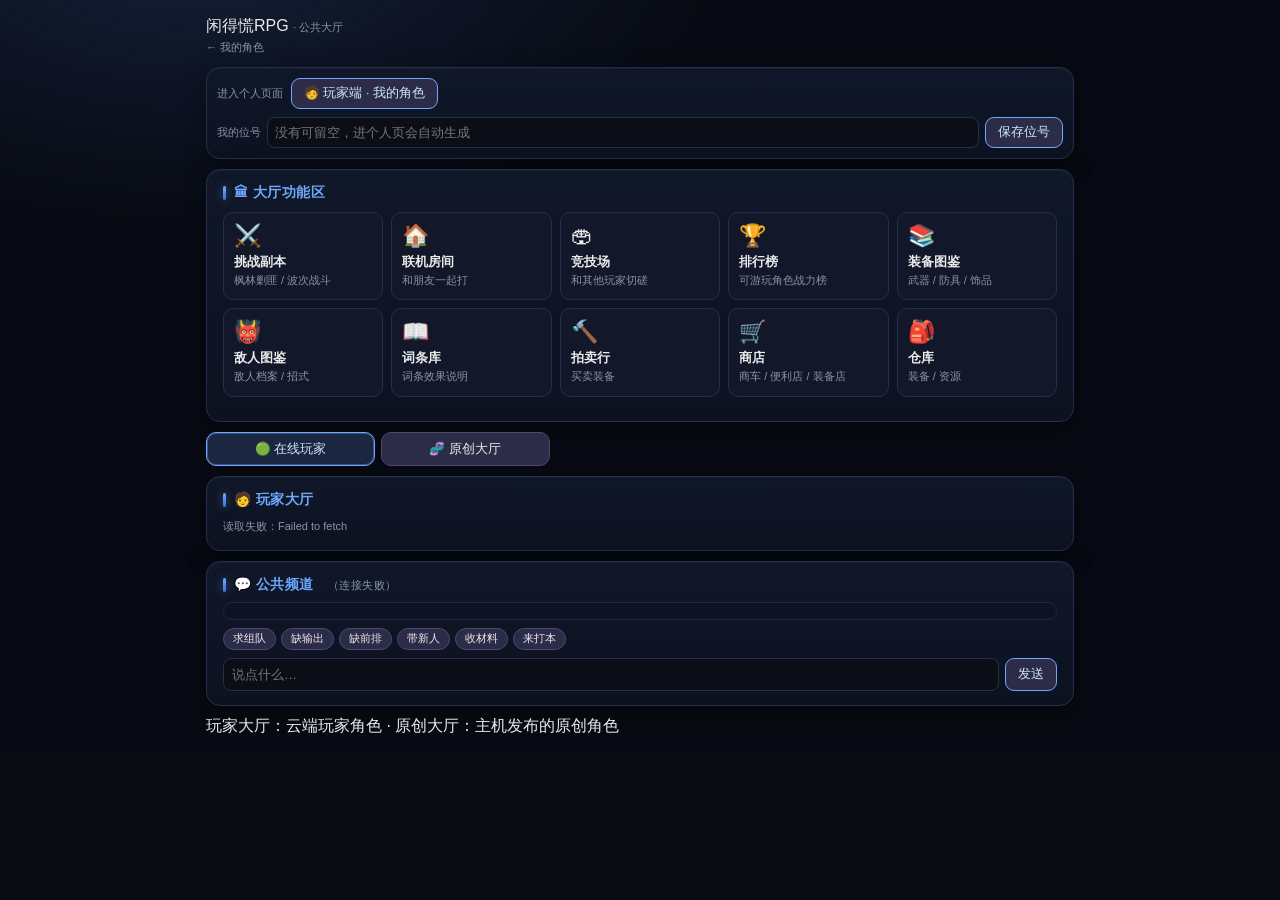
<file: index.html>
﻿<!DOCTYPE html>
<html lang="zh-HK">
<head>
<meta charset="UTF-8">
<meta name="viewport" content="width=device-width, initial-scale=1.0">
<title>闲得慌RPG v2 · 总入口</title>
<link rel="stylesheet" href="css/app.css?v=e0ed2d33">
</head>
<body>
<div class="wrap">
  <div class="card" style="text-align:center;padding:18px 16px;">
    <div style="font-size:22px;font-weight:800;color:#6ea8fe;">🎮 闲得慌 RPG · v2</div>
    <div class="hint" style="margin-top:6px;">一个入口进所有地方。位号会记在本机，下次自动带。</div>
  </div>

  <div class="card">
    <div class="row"><span class="k">我的位号（box）</span>
      <span class="v"><input id="box" placeholder="已有位号填这里，例如 gct6kdvygp" style="width:230px;"></span></div>
    <div class="hint" style="margin-top:6px;">
      <b>换设备 / 新手机？</b>把原来的位号填进上面的框，再点「我的角色」，就会载入你云端的存档（设了口令会问一次）。<br>
      第一次玩可以留空，点进去会自动发一个位号。<br>
      分享给朋友用这个网址即可（不要带 <code>?box=</code>，否则会进同一个档）。
    </div>
  </div>

  <div style="display:grid;grid-template-columns:repeat(auto-fill,minmax(210px,1fr));gap:10px;">
    <button class="entry" data-go="create.html">
      <div style="font-size:22px;">🧑</div>
      <div class="t">我的角色</div>
      <div class="hint">建角 / 属性 / 天赋 / 仓库</div>
    </button>
    <button class="entry" data-go="create.html" data-tab="daily">
      <div style="font-size:22px;">📅</div>
      <div class="t">任务 / 成就 / 邮件</div>
      <div class="hint">日常、成就奖励、系统邮件</div>
    </button>
    <button class="entry" data-go="create.html" data-tab="rank">
      <div style="font-size:22px;">🏆</div>
      <div class="t">排行榜</div>
      <div class="hint">战力排行 / 周榜奖励</div>
    </button>
    <button class="entry" data-go="create.html" data-tab="shop">
      <div style="font-size:22px;">🏪</div>
      <div class="t">商店</div>
      <div class="hint">每日货架 / 补给 / 资历材料</div>
    </button>
    <button class="entry" data-go="battle.html">
      <div style="font-size:22px;">⚔️</div>
      <div class="t">单人战斗</div>
      <div class="hint">选关 / 回合战斗 / 掉落</div>
    </button>
    <button class="entry" data-go="rooms.html">
      <div style="font-size:22px;">👥</div>
      <div class="t">联机房间</div>
      <div class="hint">建房 / 加入 / 1v1~6v6</div>
    </button>
    <button class="entry" data-go="equip.html">
      <div style="font-size:22px;">📚</div>
      <div class="t">装备图鉴</div>
      <div class="hint">全部武器 / 防具 / 饰品预览</div>
    </button>
    <button class="entry" data-go="enemy.html">
      <div style="font-size:22px;">👹</div>
      <div class="t">敌人图鉴</div>
      <div class="hint">敌人档案 / 面板 / 装备 / 招式</div>
    </button>
    <button class="entry" data-go="lobby.html">
      <div style="font-size:22px;">🏛</div>
      <div class="t">公共大厅</div>
      <div class="hint">玩家大厅 / 原创大厅</div>
    </button>
    <button class="entry" data-go="affixes.html">
      <div style="font-size:22px;">📖</div>
      <div class="t">词条一览</div>
      <div class="hint">词条种类一览（不含数值）</div>
    </button>
    </div>

  <div class="card">
    <div class="card-title">系统自检</div>
    <div class="row"><span class="k">战斗引擎</span><span class="v" id="engineTag">检查中…</span></div>
    <div class="row"><span class="k">数据表</span><span class="v" id="dataTag">检查中…</span></div>
    <div class="row"><span class="k">词条库</span><span class="v" id="affixTag">检查中…</span></div>
    <div class="row"><span class="k">天赋树</span><span class="v" id="talentTag">检查中…</span></div>
  </div>

  <div class="card">
    <div class="card-title">进不来的时候看这里</div>
    <div class="hint" style="line-height:2;">
      ① 直接打开就能玩，存档自动同步到云端<br>② 联机房间：朋友在同一页面建房 / 加房<br>③ 位号就是你的档，换电脑填同一位号即继续<br>④ 玩别人的档：把位号换成他的（例如 <code>gct6kdvygp</code>）
    </div>
  </div>
</div>

<style>
.entry { text-align:left; padding:14px 14px; border-radius:12px; background:#141422; border:1px solid #2f2f4a; cursor:pointer; }
.entry:hover { border-color:#6ea8fe; background:#182238; }
.entry .t { font-size:14px; font-weight:700; color:#eaeaea; margin:4px 0 2px; }
</style>

<script type="module">
// 🏛 默认入口改为公共大厅（?stay=1 可停留在本页看说明）
try {
  if (!new URLSearchParams(location.search).get("stay")) {
    location.replace("lobby.html" + (localStorage.getItem("rpg2:box") ? "" : ""));
  }
} catch (e) {}
import { WEAPONS, ARMORS, ACCESSORIES, STAGES, PRESETS, TALENT_TREES } from "./js/data.js?v=dbf4b773";
import { createBattle, nextActor, commit } from "./js/battle.js?v=5b7d918a";
import { AFFIX_LIB_2, AFFIX_LIB_3, AFFIX_LIB_EXT } from "./js/affixes.js?v=ee432832";

const box = document.getElementById("box");
box.value = localStorage.getItem("rpg2:box") || "";
box.oninput = () => localStorage.setItem("rpg2:box", box.value.trim());

document.querySelectorAll("[data-go]").forEach((b) => {
  b.onclick = () => {
    let b0 = (box.value || "").trim();
    const page = b.dataset.go;
    if (page.endsWith(".md")) { location.href = page; return; }
    if (!b0 && !["affixes.html", "equip.html", "enemy.html", "lobby.html", "design.html"].includes(page)) {
      // 新人位号留空：自动发一个，别让「缺少 box」劝退
      b0 = "p" + Math.random().toString(36).slice(2, 8);
      box.value = b0;
    }
    if (b0) localStorage.setItem("rpg2:box", b0);
    // 位号只记在本机，不写进 URL（避免把带 ?box= 的链接分享出去串号）
    const qs = [];
    if (b.dataset.tab) qs.push("tab=" + encodeURIComponent(b.dataset.tab));
    location.href = page + (qs.length ? "?" + qs.join("&") : "");
  };
});

try {
  const st = createBattle([
    { id: "a", side: "A", spd: 120, hp: 1000, maxHp: 1000 },
    { id: "b", side: "B", spd: 100, hp: 1000, maxHp: 1000 }
  ]);
  const first = nextActor(st);
  commit(st, first.id);
  document.getElementById("engineTag").textContent = "正常（先手：" + first.id + "）";
} catch (e) {
  document.getElementById("engineTag").textContent = "❌ " + e.message;
}
document.getElementById("dataTag").textContent =
  WEAPONS.length + " 武器 · " + ARMORS.length + " 防具 · " + ACCESSORIES.length +
  " 饰品 · " + STAGES.length + " 关卡 · " + PRESETS.length + " 预设";
document.getElementById("affixTag").textContent =
  "扩展 " + AFFIX_LIB_EXT.length + " · 二批 " + AFFIX_LIB_2.length + " · 三批 " + AFFIX_LIB_3.length;
document.getElementById("talentTag").textContent =
  TALENT_TREES.length + " 棵 · " +
  TALENT_TREES.reduce((n, t) => n + (t.branches || []).reduce((m, b) => m + b.nodes.length, 0), 0) + " 节点";
</script>
</body>
</html>
</file>
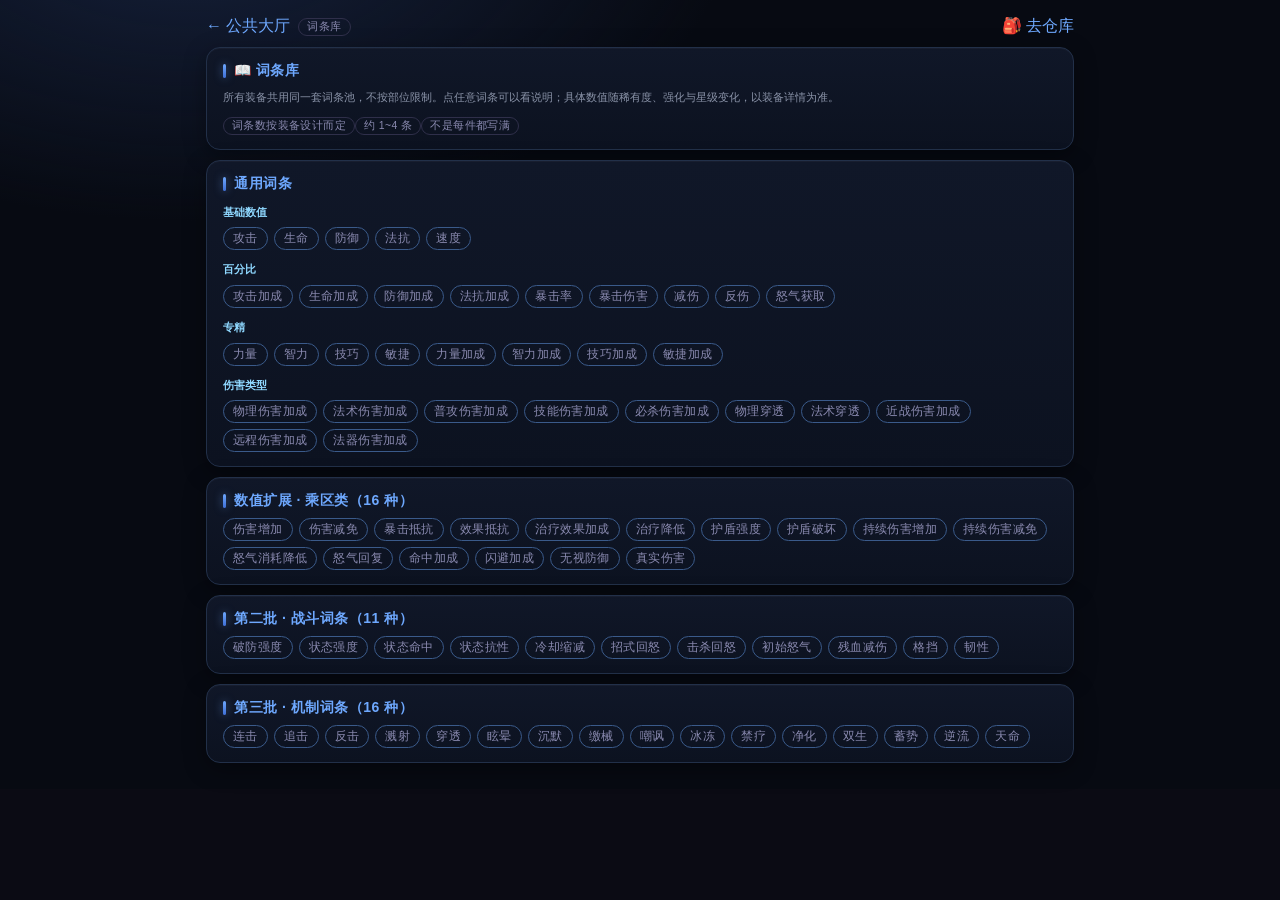
<file: affixes.html>
﻿<!DOCTYPE html>
<html lang="zh-HK">
<head>
<meta charset="UTF-8">
<meta name="viewport" content="width=device-width, initial-scale=1.0">
<title>闲得慌RPG v2 · 词条库</title>
<link rel="stylesheet" href="css/app.css?v=e0ed2d33">
</head>
<body>
<div class="wrap">
  <div class="nav"><a href="index.html">← 返回</a><span class="tag">词条库</span>
    <a href="create.html" style="margin-left:auto;">🎒 去仓库</a></div>
  <div id="view"></div>
</div>

<script type="module">
import { AFFIX_LIB, AFFIX_LIB_2, AFFIX_LIB_3, AFFIX_LIB_EXT } from "./js/affixes.js?v=ee432832";

const card = (t, inner) => '<div class="card"><div class="card-title">' + t + '</div>' + inner + '</div>';

// 每条词条的说明（基础/百分比/专精/伤害类型）
const DESC = {
  攻击: "直接提高攻击力，所有伤害的基础值。",
  生命: "提高最大生命，血条上限。",
  防御: "降低受到的物理伤害（与法抗一起折算成减伤）。",
  法抗: "降低受到的法术伤害，折算时按 1.5 倍计入减伤。",
  速度: "提高出手顺序；速度差会带来额外行动机会。",
  攻击加成: "按百分比放大攻击力。",
  生命加成: "按百分比放大最大生命。",
  防御加成: "按百分比放大防御。",
  法抗加成: "按百分比放大法抗。",
  暴击率: "攻击时触发暴击的概率。",
  暴击伤害: "暴击时额外增加的伤害倍率。",
  减伤: "直接按百分比降低受到的伤害。",
  反伤: "受到攻击时，把一部分伤害反弹给攻击者。",
  怒气获取: "提高每次行动/招式获得的怒气，必杀来得更快。",
  力量: "每点提高攻击力（专精换算）。",
  智力: "每点提高攻击力（专精换算）。",
  技巧: "每点提高攻击力（专精换算）。",
  敏捷: "每点提高速度（专精换算）。",
  力量加成: "按百分比放大力量带来的收益。",
  智力加成: "按百分比放大智力带来的收益。",
  技巧加成: "按百分比放大技巧带来的收益。",
  敏捷加成: "按百分比放大敏捷带来的收益。",
  物理伤害加成: "提高所有物理来源的伤害（普攻/物理招式/必杀）。",
  法术伤害加成: "提高所有法术来源的伤害。",
  普攻伤害加成: "只提高普攻（含连击）造成的伤害。",
  技能伤害加成: "只提高招式（含追击/溅射）造成的伤害。",
  必杀伤害加成: "只提高必杀造成的伤害。",
  物理穿透: "无视目标一部分防御带来的减伤（上限 80%）。",
  法术穿透: "无视目标一部分法抗带来的减伤（上限 80%）。",
  近战伤害加成: "使用近战武器时，提高造成的伤害。",
  远程伤害加成: "使用远程武器时，提高造成的伤害。",
  法器伤害加成: "使用法器武器时，提高造成的伤害。"
};

const items = [];
const add = (name, desc, group) => items.push({ name, desc, group });
for (const g of Object.keys(AFFIX_LIB)) AFFIX_LIB[g].forEach((n) => add(n, DESC[n] || g + "类词条。", g));
AFFIX_LIB_EXT.forEach((a) => add(a[0], a[1], "数值扩展"));
AFFIX_LIB_2.forEach((a) => add(a[0], a[1], "第二批 · 战斗词条"));
AFFIX_LIB_3.forEach((a) => add(a[0], a[1], "第三批 · 机制词条"));

const chip = (it) => {
  const i = items.indexOf(it);
  return '<span class="tag" data-affix="' + i + '" style="font-size:11.5px;padding:3px 9px;cursor:pointer;border-color:#3a5a8a;">' + it.name + '</span>';
};
const chipsOf = (group) => '<div style="display:flex;gap:6px;flex-wrap:wrap;margin-top:6px;">' +
  items.filter((x) => x.group === group).map(chip).join("") + '</div>';

let first = "";
for (const g of Object.keys(AFFIX_LIB)) {
  first += '<div class="hint" style="margin-top:10px;color:#8fd8ff;font-weight:700;">' + g + '</div>' + chipsOf(g);
}

document.getElementById("view").innerHTML =
  card("📖 词条库",
    '<div class="hint">所有装备共用同一套词条池，不按部位限制。点任意词条可以看说明；具体数值随稀有度、强化与星级变化，以装备详情为准。</div>' +
    '<div style="margin-top:8px;"><span class="tag">词条数按装备设计而定</span><span class="tag">约 1~4 条</span><span class="tag">不是每件都写满</span></div>') +
  card("通用词条", first) +
  card("数值扩展 · 乘区类（" + AFFIX_LIB_EXT.length + " 种）", chipsOf("数值扩展")) +
  card("第二批 · 战斗词条（" + AFFIX_LIB_2.length + " 种）", chipsOf("第二批 · 战斗词条")) +
  card("第三批 · 机制词条（" + AFFIX_LIB_3.length + " 种）", chipsOf("第三批 · 机制词条"));

// 点击查看说明
document.getElementById("view").addEventListener("click", (e) => {
  const el = e.target.closest("[data-affix]");
  if (!el) return;
  const it = items[Number(el.dataset.affix)];
  if (!it) return;
  const ov = document.createElement("div");
  ov.style.cssText = "position:fixed;inset:0;background:rgba(0,0,0,.78);z-index:9999;display:flex;align-items:center;justify-content:center;";
  ov.innerHTML = '<div class="card" style="width:min(420px,92vw);margin:0;border-color:#3a5a8a;">' +
    '<div class="card-title" style="font-size:15px;">' + it.name + ' <span class="tag" style="color:#8fd8ff;border-color:#3a5a8a;">' + it.group + '</span></div>' +
    '<div class="hint" style="margin-top:6px;color:#eaeaea;line-height:1.7;">' + it.desc + '</div>' +
    '<div style="margin-top:12px;"><button id="afClose" style="width:100%;">关闭</button></div></div>';
  document.body.appendChild(ov);
  ov.querySelector("#afClose").onclick = () => ov.remove();
  ov.onclick = (ev) => { if (ev.target === ov) ov.remove(); };
});
</script>
<script>
(function(){try{var a=document.querySelector('a[href="index.html"]');if(!a)return;a.href="lobby.html";a.textContent="← 公共大厅";}catch(e){}})();
</script>
</body>
</html>
</file>
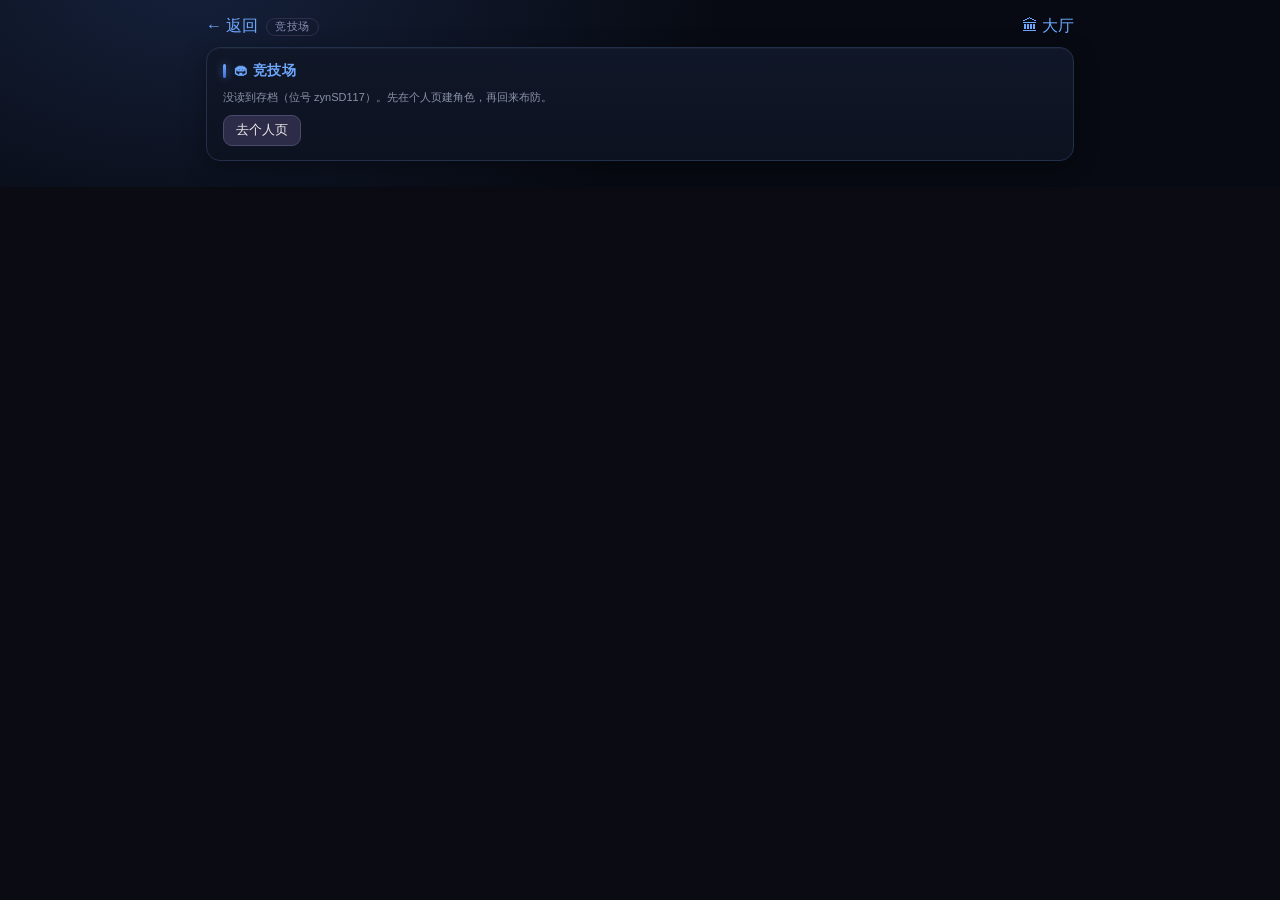
<file: arena.html>
﻿<!DOCTYPE html>
<html lang="zh-HK">
<head>
<meta charset="UTF-8">
<meta name="viewport" content="width=device-width, initial-scale=1.0">
<title>闲得慌RPG v2 · 竞技场</title>
<link rel="stylesheet" href="css/app.css?v=e0ed2d33">
</head>
<body>
<div class="wrap">
  <div class="nav"><a href="index.html">← 返回</a><span class="tag">竞技场</span>
    <a href="lobby.html" style="margin-left:auto;">🏛 大厅</a></div>
  <div id="view"><div class="card"><div class="hint">载入竞技场…</div></div></div>
</div>
<div id="toast" style="position:fixed;left:50%;bottom:24px;transform:translateX(-50%);padding:8px 16px;border-radius:20px;background:#1b2740;border:1px solid #6ea8fe;color:#cfe6ff;display:none;z-index:99;"></div>
<script type="module">
import { cacheLoad, cacheSave, cloudGet, cloudSave, cloudList, fmt, esc as escCore } from "./js/core.js?v=13807141";
import { charFinal, charPower } from "./js/power.js?v=5f9e4127";
import { WEAPONS, ARMORS, ACCESSORIES } from "./js/data.js?v=dbf4b773";
import { makeItem } from "./js/items.js?v=2fb3af47";
import { pullOriginals, originalFinal } from "./js/originals.js?v=ba87a9d1";
import { createRoom } from "./js/room.js?v=a92639d1";

const BOX = "__arena";
const me = (() => {
  try {
    if (localStorage.getItem("rpg2:host") === "1") return localStorage.getItem("rpg2:hostBox") || "zynSD117";
    return localStorage.getItem("rpg2:box") || localStorage.getItem("rpg2:hostBox") || "zynSD117";
  } catch (e) { return "zynSD117"; }
})();
const myName = localStorage.getItem("rpg2:name") || "无名";
const $ = (id) => document.getElementById(id);
const esc = (s) => String(s == null ? "" : s).replace(/[&<>"']/g, (c) => ({ "&": "&amp;", "<": "&lt;", ">": "&gt;", '"': "&quot;", "'": "&#39;" }[c]));
window.addEventListener("error", (e) => {
  const v = document.getElementById("view");
  if (v) v.innerHTML = '<div class="card"><div class="card-title">竞技场加载出错</div><div class="hint">' + String(e.message || e) + '</div></div>';
});
let toastT = null;
function toast(msg, bad) {
  const t = $("toast");
  t.textContent = msg;
  t.style.display = "block";
  t.style.borderColor = bad ? "#ff6b6b" : "#6ea8fe";
  clearTimeout(toastT);
  toastT = setTimeout(() => { t.style.display = "none"; }, 1800);
}

let store = null;
let updatedAt = null;
async function loadStore() {
  let s = null;
  try { s = cacheLoad(me); } catch (e) {}
  try {
    const row = await cloudGet(me);
    if (row && row.store && Number(row.store.v) === 2) { s = row.store; updatedAt = row.updated_at || null; }
  } catch (e) {}
  return s;
}
async function saveStore() {
  if (!store) return;
  store.__at = Date.now();
  try { cacheSave(me, store); } catch (e) {}
  try {
    const r = await cloudSave(me, store, updatedAt || null, (store.chars && store.chars[0] && store.chars[0].name) || "");
    if (r && r.ok) updatedAt = (r.row && r.row.updated_at) || updatedAt;
  } catch (e) {}
}
let data = { v: 1, players: {} };   // { box: { name, pts, w, l, team:[...] } }

async function loadArena() {
  try {
    const r = await cloudGet(BOX);
    const s = r && r.store;
    if (s && s.arena && s.arena.players) data = s.arena;
    else if (s && s.players) data = s;
  } catch (e) { /* 首次为空 */ }
}

async function saveArena() {
  let r0 = null;
  try { r0 = await cloudGet(BOX); } catch (e) {}
  const payload = { v: 2, items: [], chars: [], msgs: [], arena: data };
  const r = await cloudSave(BOX, payload, r0 && r0.updated_at, "竞技场");
  if (!r || r.ok === false) throw new Error((r && r.reason) || "云端写入失败");
  return r;
}

function myRec() {
  return data.players[me] || null;
}

let candidates = [];
async function buildCandidates() {
  candidates = [];
  const chars = (store && store.chars) || [];
  if (chars.length) {
    chars.forEach((ch) => {
      const f = charFinal(ch);
      candidates.push({ name: ch.name, lv: ch.lv || 1, atk: Math.round(f.atk), hp: Math.round(f.hp), spd: Math.round(f.spd || 0) });
    });
    return;
  }
  // 原创角色仅主机端可用；玩家端只能用自建角色
  let isHostMode = false;
  try { isHostMode = localStorage.getItem("rpg2:host") === "1"; } catch (e) {}
  if (!isHostMode) return;
  try {
    const origs = await pullOriginals();
    window.__originals = origs || [];
    (origs || []).forEach((o) => {
      const prog = (store && store.orig && store.orig[o.id]) || {};
      const f = originalFinal(o, {});
      candidates.push({ name: o.name, lv: prog.lv || 1, atk: Math.round(f.atk), hp: Math.round(f.hp), spd: Math.round(f.spd || 0), power: Math.round(f.power || 0) });
    });
  } catch (e) {}
}

function currentChar() {
  const chars = (store && store.chars) || [];
  if (chars.length) {
    const act = chars.find((x) => x.id === store.activeChar) || chars[0];
    return { name: act.name, lv: act.lv || 1 };
  }
  const c0 = candidates[0];
  return c0 ? { name: c0.name, lv: c0.lv } : null;
}
function snapshot() {
  const chars = (store && store.chars) || [];
  if (chars.length) {
    const act = chars.find((x) => x.id === store.activeChar) || chars[0];
    const f = charFinal(act);
    return { name: act.name, lv: act.lv || 1, charId: act.id, box: me, atk: Math.round(f.atk), hp: Math.round(f.hp), def: Math.round(f.def), res: Math.round(f.res), spd: Math.round(f.spd || 0), critRate: Math.round(f.critRate || 5), critDmg: Math.round(f.critDmg || 150) };
  }
  const c0 = candidates[0];
  if (c0) {
    const o = (window.__originals || []).find((x) => x.name === c0.name);
    if (o) {
      const prog = (store && store.orig && store.orig[o.id]) || {};
      const f = originalFinal(o, prog);
      return { name: c0.name, lv: c0.lv, charId: o.id, box: me, atk: Math.round(f.atk), hp: Math.round(f.hp),
        def: Math.round(f.def), res: Math.round(f.res), spd: Math.round(f.spd * 10) / 10, power: Math.round(f.power || 0) };
    }
    return { name: c0.name, lv: c0.lv, atk: c0.atk, hp: c0.hp, spd: c0.spd, power: c0.power };
  }
  return null;
}

function powerOf(team) {
  return team.reduce((s, t) => s + t.atk * 2 + t.hp * 0.5, 0);
}

function today() { return new Date().toISOString().slice(0, 10); }
function dailyUsed(rec) {
  if (!rec) return 0;
  return rec.day === today() ? (Number(rec.used) || 0) : 0;
}
function modes() { return [
  { k: "1v1", n: "1v1 单挑" },
  { k: "3v3", n: "3v3 小队战" },
  { k: "team", n: "团队战" },
  { k: "room", n: "自定义房间" }
]; }
let cloudPlayers = [];
async function loadCloudPlayers() {
  try {
    const rows = await cloudList(200);
    cloudPlayers = [];
    rows.filter((r) => r && r.store && Number(r.store.v) === 2 && String(r.box).indexOf("__") !== 0)
      .forEach((r) => {
        const s = r.store;
        (s.chars || []).forEach((ch) => {
          cloudPlayers.push({
            box: String(r.box), charId: ch.id, name: ch.name || "无名",
            lv: Number(ch.lv) || 1, power: charPower(ch)
          });
        });
      });
  } catch (e) { cloudPlayers = []; }
}

function render() {
  const mode = window.__amode || "1v1";
  const rec = myRec();
  const isHost = (() => { try { return localStorage.getItem("rpg2:host") === "1"; } catch (e) { return false; } })();
  const chars = (store && store.chars) || [];
  const team = (rec && Array.isArray(rec.team)) ? rec.team : [];
  const tabs = modes().map((m) => '<button data-mode="' + m.k + '" class="' + (mode === m.k ? "on" : "") + '">' + m.n + '</button>').join("");

  const defHtml = team.length
    ? team.map((t) => '<div style="display:flex;justify-content:space-between;align-items:baseline;font-size:12.5px;padding:4px 0;"><span>' + esc(t.name) + '（Lv' + t.lv + '）</span><span style="color:#6ea8fe;font-weight:700;">战力 ' + Math.round(t.power || (t.atk * 2 + t.hp * 0.5)) + '</span></div>').join("")
    : '<div class="hint">正在自动布防…</div>';

  const goTrain = '<a href="create.html?box=' + encodeURIComponent(me) + (isHost ? "&tab=orig" : "&tab=cult") + '" style="text-decoration:none;"><button style="margin-top:8px;border-color:#7ee787;color:#7ee787;">🧪 去培养 / 调整</button></a>';

  const others = cloudPlayers.filter((p) => p.box !== me).sort((x, y) => y.power - x.power);
  const list = others.length
    ? others.map((p) =>
        '<div class="row"><span class="k">' + esc(p.name) + '<div class="hint">Lv' + p.lv + ' · 位号尾号 #' + p.box.slice(-4) + '</div></span>' +
        '<span class="v"><span style="color:#8fd8ff;font-weight:700;margin-right:8px;">' + fmt(p.power) + '</span>' +
        '<button data-chal="' + esc(p.box) + '" data-char="' + esc(p.charId || "") + '">挑战</button></span></div>').join("")
    : '<div class="hint">还没有其他玩家创建角色。</div>';

  $("view").innerHTML =
    '<div class="card"><div class="card-title">🏟 竞技场</div>' +
      '<div class="tree-tabs" style="margin-bottom:8px;">' + tabs + '</div>' +
      '<div class="hint">积分 ' + (rec ? rec.pts || 0 : 0) + ' · ' + (rec ? (rec.w || 0) + "胜 " + (rec.l || 0) + "负" : "未开始") +
      ' · 🪙 竞技币 ' + (rec ? rec.coin || 0 : 0) + ' · 今日挑战 ' + dailyUsed(rec) + '/5</div>' +
      (mode === "room"
        ? '<div class="hint" style="margin-top:6px;">自定义房间：可邀请朋友 6 人同场，支持观战。</div>' +
          '<button id="btnRoom" style="margin-top:8px;border-color:#7ee787;color:#7ee787;">🏠 开自定义房切磋（可观战）</button>'
        : '<div class="hint" style="margin-top:6px;">当前模式：' + (modes().find((m) => m.k === mode) || {}).n + '（' + (mode === "1v1" ? "单人角色对战" : "最多 3 名角色组队") + '）</div>') +
    '</div>' +
    '<div class="card"><div class="card-title">🛡 我的防守队</div>' +
      '<div class="hint">' + (isHost ? "主机端：使用原创角色自动布防" : "玩家端：使用你自己的最新角色自动布防") + '</div>' +
      '<div style="margin-top:6px;">' + defHtml + '</div>' + goTrain + '</div>' +
    (mode === "room" ? "" : '<div class="card"><div class="card-title">⚔️ 挑战</div>' + list + '</div>') +
    '<div class="card"><div class="card-title">🪙 竞技币兑换</div>' +
      '<div class="row"><span class="k">R 碎片 ×10<div class="hint">30 币</div></span><span class="v"><button data-shop="shardR">兑换</button></span></div>' +
      '<div class="row"><span class="k">SR 碎片 ×5<div class="hint">90 币</div></span><span class="v"><button data-shop="shardSR">兑换</button></span></div>' +
      '<div class="row"><span class="k">SSR 碎片 ×2<div class="hint">150 币</div></span><span class="v"><button data-shop="shardSSR">兑换</button></span></div>' +
      '<div class="row"><span class="k">金币袋（5,000）<div class="hint">40 币</div></span><span class="v"><button data-shop="gold">兑换</button></span></div>' +
      '<div class="row"><span class="k">随机 R 装备箱<div class="hint">60 币</div></span><span class="v"><button data-shop="boxR">兑换</button></span></div>' +
      '<div class="row"><span class="k">随机 SR 装备箱<div class="hint">200 币</div></span><span class="v"><button data-shop="boxSR">兑换</button></span></div>' +
    '</div>';
  bind();
}

function bind() {
  document.querySelectorAll("[data-mode]").forEach((b) => b.onclick = () => { window.__amode = b.dataset.mode; render(); });
  if ($("btnRoom")) $("btnRoom").onclick = async () => {
    try {
      const r = await createRoom(me, myName);
      if (!r || !r.ok) return toast("建房失败：" + ((r && r.reason) || "未知"), true);
      location.href = "rooms.html?room=" + encodeURIComponent(r.id) + "&box=" + encodeURIComponent(me);
    } catch (e) { toast("建房失败：" + (e && e.message || e), true); }
  };
  document.querySelectorAll("[data-chal]").forEach((b) => b.onclick = () => {
    const rec = myRec();
    if (dailyUsed(rec) >= 5) return toast("今日挑战次数已用完（5/5）", true);
    location.href = "battle.html?box=" + encodeURIComponent(me) + "&arena=" + encodeURIComponent(b.dataset.chal) +
      "&char=" + encodeURIComponent(b.dataset.char || "") + "&mode=" + (window.__amode || "1v1");
  });
  document.querySelectorAll("[data-shop]").forEach((b) => b.onclick = async () => {
    const k = b.dataset.shop;
    const COST = { shardR: 30, shardSR: 90, shardSSR: 150, gold: 40, boxR: 60, boxSR: 200 };
    const rec = myRec() || { name: myName, pts: 0, w: 0, l: 0, coin: 0, team: [] };
    const cost = COST[k] || 0;
    if ((Number(rec.coin) || 0) < cost) return toast("竞技币不足（需 " + cost + "）", true);
    rec.coin = (Number(rec.coin) || 0) - cost;
    const f = (store.flags = store.flags || {});
    if (k === "shardR") f.shardR = (Number(f.shardR) || 0) + 10;
    else if (k === "shardSR") f.shardSR = (Number(f.shardSR) || 0) + 5;
    else if (k === "shardSSR") f.shardSSR = (Number(f.shardSSR) || 0) + 2;
    else if (k === "gold") store.gold = (Number(store.gold) || 0) + 5000;
    else {
      const pool = (k === "boxR" ? [ARMORS, ACCESSORIES, WEAPONS] : [ARMORS, ACCESSORIES, WEAPONS]);
      const arr = pool[Math.floor(Math.random() * pool.length)].filter((x) => x.rarity === (k === "boxR" ? "R" : "SR"));
      if (arr.length) store.items.push(makeItem(arr[0].cat || (pool[0] === WEAPONS ? "weapon" : pool[0] === ARMORS ? "armor" : "accessory"), arr[Math.floor(Math.random() * arr.length)]));
    }
    data.players[me] = rec;
    try { await saveStore(); await saveArena(); render(); toast("兑换成功"); } catch (e) { toast("兑换失败：" + (e && e.message || e), true); }
  });
}

async function ensureMyTeam() {
  const snap = snapshot();
  if (!snap) return;
  const rec = myRec() || { name: myName, pts: 0, w: 0, l: 0, coin: 0, team: [] };
  const old = (rec.team && rec.team[0]) || {};
  // 每次进入都刷新成本地最新角色（等级/战力/装备变化立即同步）
  if (Number(old.lv) === Number(snap.lv) && Number(old.power) === Number(snap.power) && old.name === snap.name) return;
  rec.team = [snap];
  rec.name = snap.name || myName || "无名";
  data.players[me] = rec;
  try { await saveArena(); } catch (e) {}
}

(async () => {
  try {
  store = await loadStore();
  if (!store) {
    $("view").innerHTML = '<div class="card"><div class="card-title">🏟 竞技场</div><div class="hint">没读到存档（位号 ' + esc(me) + '）。先在个人页建角色，再回来布防。</div><div style="margin-top:8px;"><a href="create.html"><button>去个人页</button></a></div></div>';
    return;
  }
  await buildCandidates();
  if (!candidates.length) {
    $("view").innerHTML = '<div class="card"><div class="card-title">🏟 竞技场</div><div class="hint">你还没有角色，先去建一个再来布防。</div><div style="margin-top:8px;"><a href="create.html"><button>去建角色</button></a></div></div>';
    return;
  }
  await loadArena();
  await loadCloudPlayers();
  await ensureMyTeam();
  render();
  } catch (e) {
    document.getElementById("view").innerHTML = '<div class="card"><div class="card-title">竞技场初始化失败</div><div class="hint">' + String(e && e.message || e) + '</div></div>';
  }
})();
</script>
</body>
</html>
</file>
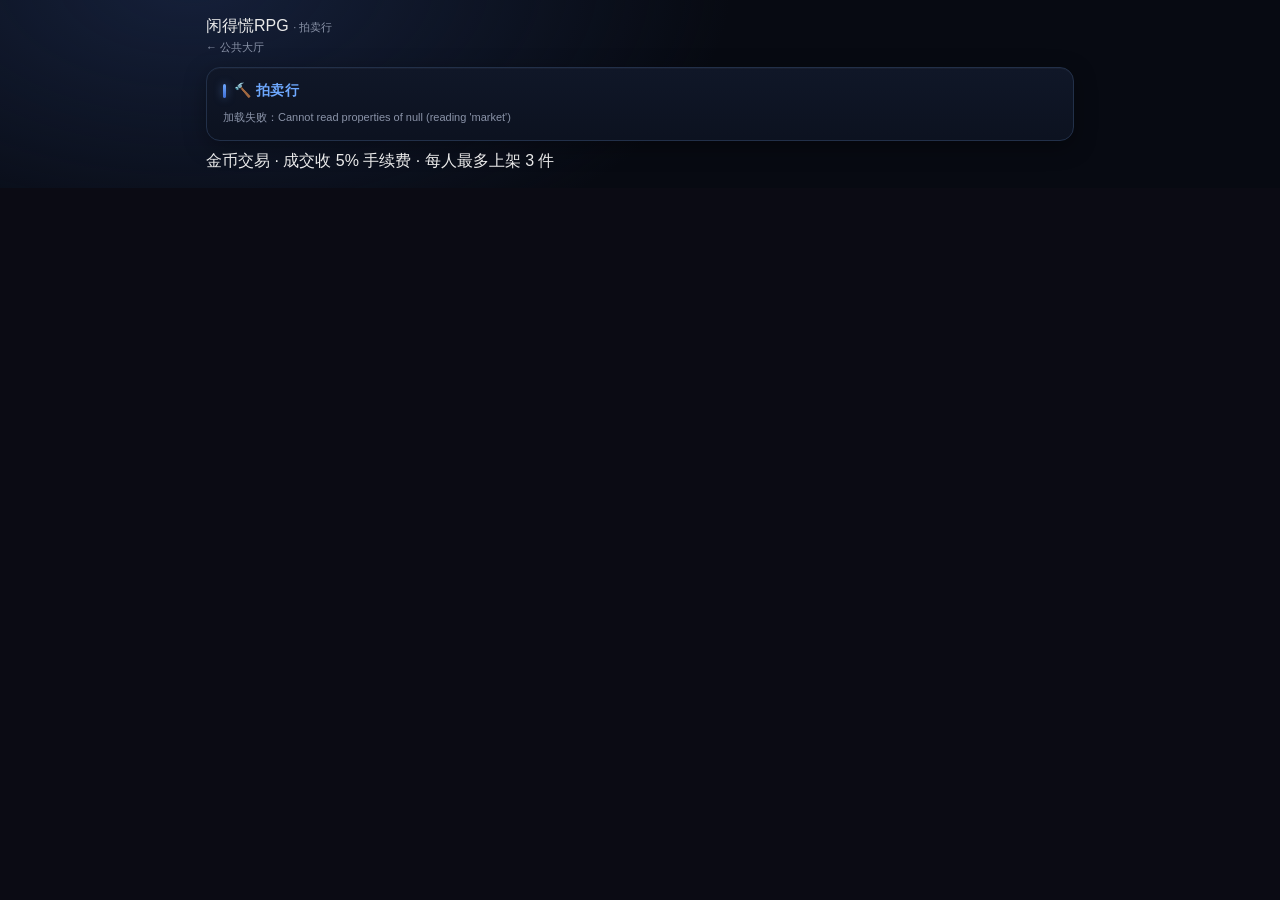
<file: auction.html>
﻿<!doctype html>
<html lang="zh-CN">
<head>
<meta charset="utf-8">
<meta http-equiv="Cache-Control" content="no-store">
<meta name="viewport" content="width=device-width, initial-scale=1">
<title>拍卖行 · 闲得慌RPG</title>
<link rel="stylesheet" href="css/app.css?v=e0ed2d33">
</head>
<body>
<div class="wrap">
  <div class="top">
    <div class="brand"><span class="dot"></span> 闲得慌RPG <span class="hint">· 拍卖行</span></div>
    <a class="hint" id="backLink" href="lobby.html">← 公共大厅</a>
  </div>
  <div id="view"></div>
  <div class="foot">金币交易 · 成交收 5% 手续费 · 每人最多上架 3 件</div>
</div>
<script type="module">
import { cloudGet, cloudSave, cacheLoad, cacheSave, esc, fmt } from "./js/core.js?v=13807141";
import { sellPrice } from "./js/items.js?v=2fb3af47";
import { itemBonus } from "./js/power.js?v=5f9e4127";

const $ = (id) => document.getElementById(id);
const view = () => $("view");
const card = (t, inner) => '<div class="card"><div class="card-title">' + t + '</div>' + inner + '</div>';
const ABOX = "__auction__";
const FEE = 0.05, MAX_LIST = 3;
const box = (() => {
  try {
    if (localStorage.getItem("rpg2:host") === "1") return "zynSD117";
    return localStorage.getItem("rpg2:box") || "";
  } catch (e) { return ""; }
})();

let store = null, storeAt = "", auc = null, aucAt = "";

function emptyAuc() { return { v: 2, items: [], chars: [], listings: [], pending: {} }; }

async function loadAll() {
  if (!box) { view().innerHTML = card("🔨 拍卖行", '<div class="hint">先在大厅或个人页登录账号。</div>'); return false; }
  const r = await cloudGet(box);
  store = (r && r.store) || { v: 2, items: [], chars: [], gold: 0, flags: {} };
  storeAt = (r && r.updated_at) || "";
  const a = await cloudGet(ABOX);
  auc = (a && a.store && Array.isArray(a.store.listings)) ? a.store : emptyAuc();
  aucAt = (a && a.updated_at) || "";
  if (!Array.isArray(store.items)) store.items = [];
  if (!store.flags) store.flags = {};
  // 领取待收款
  const pend = Number((auc.pending || {})[box] || 0);
  if (pend > 0) {
    store.gold = (Number(store.gold) || 0) + pend;
    auc.pending[box] = 0;
    await saveStore(); await saveAuc("领取货款");
    await loadAll();
    return true;
  }
  return true;
}
async function saveStore() {
  const r = await cloudSave(box, store, storeAt, "拍卖");
  storeAt = (r && r.row && r.row.updated_at) || storeAt;
}
async function saveAuc(name) {
  const r = await cloudSave(ABOX, auc, aucAt, name || "拍卖行");
  aucAt = (r && r.row && r.row.updated_at) || aucAt;
}

function todayStr() { return new Date().toISOString().slice(0, 10); }
function marketMul() {
  try {
    const m = auc.market || {};
    if (m.day !== todayStr()) return 1;   // 还没生成，按 1 处理
    return Number(m.mul) || 1;
  } catch (e) { return 1; }
}
async function ensureMarket() {
  const day = todayStr();
  if (auc.market && auc.market.day === day) return;
  const mul = Math.round((0.82 + Math.random() * 0.43) * 100) / 100;   // 0.82 ~ 1.25
  auc.market = { day, mul };
  try { await saveAuc("市价刷新"); } catch (e) {}
}

function suggestPrice(it) {
  try {
    const base = sellPrice(it) || 500;      // 回收价
    const raw = base * 4 * marketMul();
    return Math.max(1, Math.round(raw / 10) * 10);   // 参考价 ≈ 回收价 ×4 × 今日市价系数
  } catch (e) { return 1000; }
}

function showItem(it) {
  const d = (it && it.data) || {};
  const row = (k, v) => '<div class="row"><span class="k">' + k + '</span><span class="v">' + v + '</span></div>';
  const b = (() => { try { return itemBonus(it) || {}; } catch (e) { return {}; } })();
  const n1 = (v) => Math.round((Number(v) || 0) * 10) / 10;
  const LBL = { atk: "攻击", hp: "生命", def: "防御", res: "法抗", spd: "速度", critRate: "暴击率", critDmg: "暴击伤害", lifesteal: "吸血", dmgCut: "减伤", thorns: "反伤", atkPct: "攻击加成", hpPct: "生命加成", defPct: "防御加成", resPct: "法抗加成", ragePct: "初始怒气" };
  const PCT = { critRate: 1, critDmg: 1, lifesteal: 1, dmgCut: 1, thorns: 1, atkPct: 1, hpPct: 1, defPct: 1, resPct: 1 };
  const stats = Object.keys(b).filter((k) => LBL[k] && Number(b[k])).map((k) => row(LBL[k], (PCT[k] ? "+" + n1(b[k]) + "%" : "+" + n1(b[k]))));
  const ov = document.createElement("div");
  ov.style.cssText = "position:fixed;inset:0;background:rgba(5,8,16,.86);display:flex;align-items:center;justify-content:center;z-index:9999;padding:14px;";
  ov.innerHTML = '<div class="card" style="max-width:420px;width:100%;max-height:86vh;overflow:auto;">' +
    '<div class="card-title">' + esc(d.name || "装备") + ' <span class="tag">' + esc(d.rarity || "") + ' · Lv' + (d.lv || 1) + ' · ' + (d.star || 1) + '★</span></div>' +
    '<div class="hint" style="margin-bottom:6px;">' + (it.cat === "weapon" ? "武器" : it.cat === "armor" ? ("防具 · " + (d.part === "bottom" ? "下装" : "上装")) : "饰品") + '</div>' +
    (d.desc ? '<div class="hint" style="margin-bottom:6px;">' + esc(d.desc) + '</div>' : "") +
    (stats.length ? stats.join("") : '<div class="hint">没有属性</div>') +
    '<div class="hint" style="margin-top:8px;">参考价：' + fmt(suggestPrice(it)) + ' 金（回收价 ' + fmt(sellPrice(it)) + ' 金）</div>' +
    '<div style="margin-top:10px;"><button id="aiClose" style="width:100%;">关闭</button></div></div>';
  document.body.appendChild(ov);
  ov.querySelector("#aiClose").onclick = () => ov.remove();
  ov.onclick = (e) => { if (e.target === ov) ov.remove(); };
}

function render() {
  if (!store) return;
  const mine = (auc.listings || []).filter((l) => l.box === box);
  const others = (auc.listings || []).filter((l) => l.box !== box);
  const listRow = (l, own) => {
    const it = (l.item && l.item.data) ? l.item.data : (l.item || {});
    return '<div style="display:flex;justify-content:space-between;align-items:center;gap:8px;padding:7px 2px;border-bottom:1px solid #1a2438;">' +
      '<div><b style="font-size:12.5px;cursor:pointer;text-decoration:underline dotted;" data-viewlid="' + l.lid + '">' + esc(it.name || "装备") + '</b> <span class="hint">' + esc(it.rarity || "") +
      ' Lv' + (it.lv || 1) + (it.star ? ' ★' + it.star : '') + '</span>' +
      '<div class="hint">卖家：' + esc(l.seller || l.box) + '</div></div>' +
      '<div style="text-align:right;">' +
      '<div style="color:#ffd666;font-weight:700;">' + fmt(l.price) + ' 金</div>' +
      (own ? '<button data-reprice="' + l.lid + '" style="font-size:10.5px;padding:2px 8px;margin-top:3px;">改价</button>' +
        ' <button data-unlist="' + l.lid + '" style="font-size:10.5px;padding:2px 8px;margin-top:3px;">下架</button>'
           : '<button data-buy="' + l.lid + '" style="font-size:10.5px;padding:2px 8px;margin-top:3px;">购买</button>') +
      '</div></div>';
  };
  const sellable = (store.items || []).filter((it) => it && it.data && !it.equipped);
  view().innerHTML =
    card("💰 我的金币", '<div style="font-size:22px;font-weight:800;color:#ffd666;">' + fmt(store.gold || 0) + '</div>' +
  '<div style="margin-top:4px;font-size:12px;">今日市价 ' +
    (marketMul() >= 1
      ? '<b style="color:#7ee787;">×' + marketMul().toFixed(2) + '（偏高）</b>'
      : '<b style="color:#ff9b9b;">×' + marketMul().toFixed(2) + '（偏低）</b>') +
    ' <span class="hint">每天 0 点刷新，影响上架参考价</span></div>' +
      '<div class="hint">待收款：' + fmt(Number((auc.pending || {})[box] || 0)) + ' 金 · 已上架 ' + mine.length + '/' + MAX_LIST + '</div>') +
    card("🏷 在售（" + others.length + "）", others.length ? others.map((l) => listRow(l, false)).join("") : '<div class="hint">暂时没有别人挂的东西。</div>') +
    card("🧺 我的上架（" + mine.length + "）", mine.length ? mine.map((l) => listRow(l, true)).join("") : '<div class="hint">还没上架东西。手续费 5%，成交后钱进「待收款」。</div>') +
    card("📦 我的仓库", sellable.length
      ? sellable.map((it) => '<div style="display:flex;justify-content:space-between;align-items:center;gap:8px;padding:6px 2px;border-bottom:1px solid #1a2438;">' +
        '<div><b style="font-size:12.5px;">' + esc(it.data.name) + '</b> <span class="hint">' + esc(it.data.rarity || "") + ' Lv' + (it.lv || 1) + '</span></div>' +
        '<div style="display:flex;gap:4px;align-items:center;"><input data-price="' + it.id + '" type="number" min="1" value="' + suggestPrice(it) + '" placeholder="价格" style="width:78px;background:#0b0e17;border:1px solid #24304a;border-radius:6px;color:#dbe4f3;padding:4px 6px;">' +
        '<button data-list="' + it.id + '" style="font-size:10.5px;padding:3px 9px;">上架</button></div></div>').join("")
      : '<div class="hint">仓库里没有可卖的装备。</div>');

  view().querySelectorAll("[data-price]").forEach((inp) => {
    if (inp.value) return;
    const it = (store.items || []).find((x) => x.id === inp.dataset.price);
    if (it) inp.value = String(suggestPrice(it));
  });
  view().querySelectorAll("[data-buy]").forEach((b) => b.onclick = () => buy(b.dataset.buy));
  view().querySelectorAll("[data-reprice]").forEach((b) => b.onclick = async () => {
    const l = (auc.listings || []).find((x) => x.lid === b.dataset.reprice);
    if (!l) return;
    const cur = Number(l.price) || 0;
    const v = prompt("输入新价格（当前 " + fmt(cur) + "）", String(cur));
    if (v == null) return;
    const n = Math.max(1, Math.floor(Number(v) || 0));
    if (!n) return alert("价格无效");
    l.price = n;
    await saveAuc("改价");
    render();
  });
  view().querySelectorAll("[data-unlist]").forEach((b) => b.onclick = () => unlist(b.dataset.unlist));
  view().querySelectorAll("[data-list]").forEach((b) => b.onclick = () => doList(b.dataset.list));
  view().querySelectorAll("[data-view]").forEach((b) => b.onclick = () => {
    const it = (store.items || []).find((x) => x.id === b.dataset.view);
    if (it) showItem(it);
  });
  view().querySelectorAll("[data-viewlid]").forEach((b) => b.onclick = () => {
    const l = (auc.listings || []).find((x) => x.lid === b.dataset.viewlid);
    if (l) showItem(l.item);
  });
}

async function doList(itemId) {
  const mine = (auc.listings || []).filter((l) => l.box === box);
  if (mine.length >= MAX_LIST) return alert("最多同时上架 " + MAX_LIST + " 件");
  let price = Number(($('input[data-price="' + itemId + '"]') || {}).value);
  if (!price || price < 1) {
    const it0 = (store.items || []).find((x) => x.id === itemId);
    if (it0) { price = suggestPrice(it0); const inp0 = $('input[data-price="' + itemId + '"]'); if (inp0) inp0.value = String(price); }
  }
  if (!price || price < 1) return alert("先填价格");
  const idx = (store.items || []).findIndex((it) => it.id === itemId);
  if (idx < 0) return;
  const it = store.items[idx];
  store.items.splice(idx, 1);
  const seller = (() => {
    const chars = store.chars || [];
    const ch = chars.find((c) => c.id === store.activeChar) || chars[0];
    return (store.account && store.account.nick) || (ch && ch.name) || box;
  })();
  auc.listings.push({ lid: "l" + Date.now().toString(36) + Math.floor(Math.random() * 100), box, seller, item: it, price, at: Date.now() });
  await saveStore(); await saveAuc("上架");
  render();
}

async function unlist(lid) {
  const i = (auc.listings || []).findIndex((l) => l.lid === lid && l.box === box);
  if (i < 0) return;
  const l = auc.listings.splice(i, 1)[0];
  store.items.push(l.item);
  await saveStore(); await saveAuc("下架");
  render();
}

async function buy(lid) {
  // 先拉最新挂单，避免买到已被下架的货
  try { await loadAll(); } catch (e) {}
  const i = (auc.listings || []).findIndex((l) => l.lid === lid);
  if (i < 0) return alert("这件已经卖掉了");
  const l = auc.listings[i];
  if (l.box === box) return alert("不能买自己的东西");
  const price = Number(l.price) || 0;
  if ((Number(store.gold) || 0) < price) return alert("金币不够");
  if (!confirm("花 " + fmt(price) + " 金币买「" + l.item.name + "」？")) return;
  store.gold = (Number(store.gold) || 0) - price;
  store.items.push(l.item);
  auc.listings.splice(i, 1);
  const gain = Math.max(0, Math.floor(price * (1 - FEE)));
  auc.pending[l.box] = (Number(auc.pending[l.box]) || 0) + gain;
  await saveStore(); await saveAuc("卖出");
  render();
}

(async () => {
  try {
    const ok = await loadAll();
  await ensureMarket();
    if (ok) render();
  } catch (e) {
    view().innerHTML = card("🔨 拍卖行", '<div class="hint">加载失败：' + esc(e.message || e) + '</div>');
  }
})();
</script>
</body>
</html>
</file>
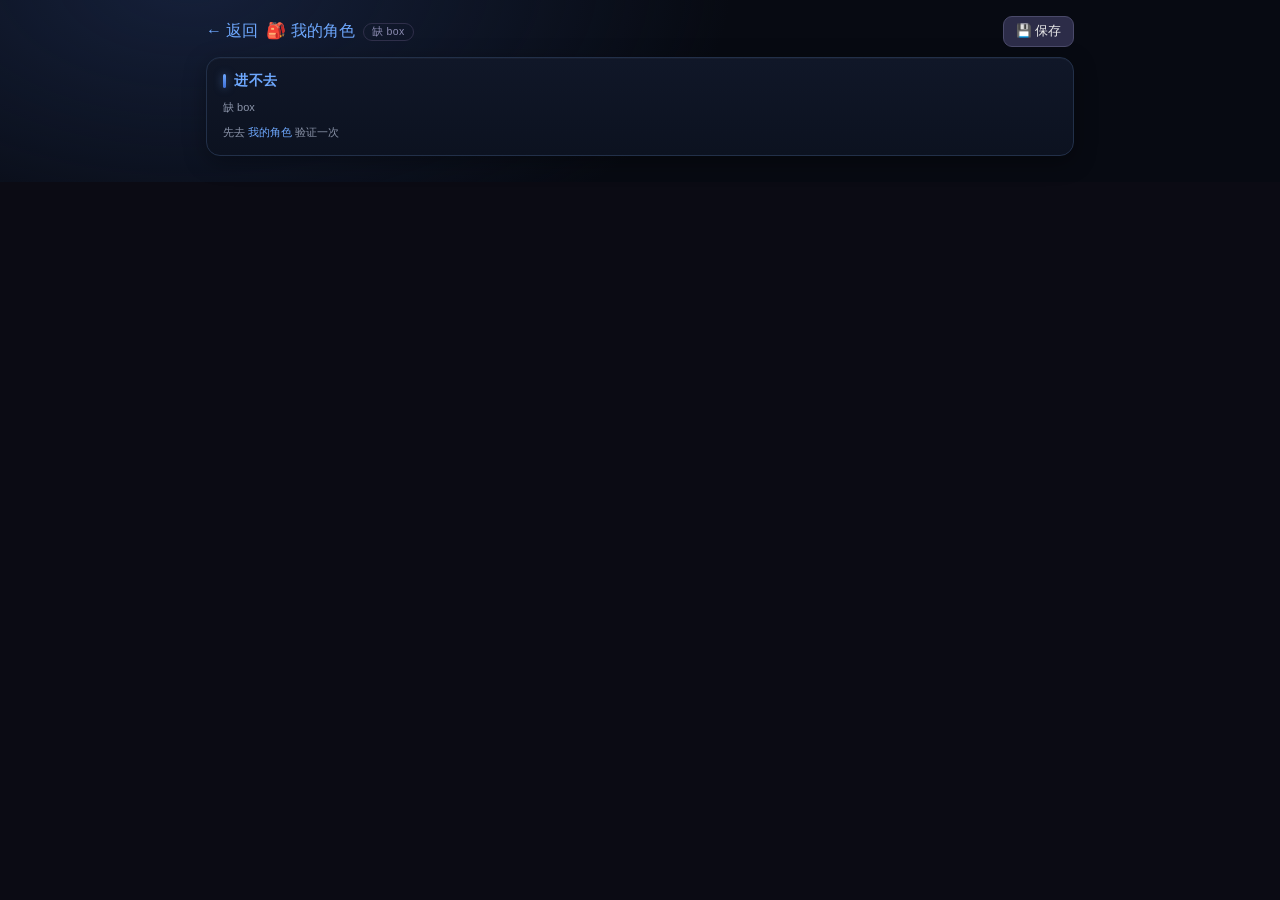
<file: battle.html>
﻿<!DOCTYPE html>
<html lang="zh-HK">
<head>
<meta charset="UTF-8">
<meta name="viewport" content="width=device-width, initial-scale=1.0">
<title>闲得慌RPG v2 · 战斗</title>
<link rel="stylesheet" href="css/app.css?v=e0ed2d33">
</head>
<body>
<div class="wrap">
  <div class="nav">
    <a href="index.html">← 返回</a>
    <a href="create.html" id="backCreate">🎒 我的角色</a>
    <span class="tag" id="boxTag">—</span>
    <button id="btnSave" style="margin-left:auto;">💾 保存</button>
  </div>
  <div id="view"></div>
</div>

<script type="module">
import { cloudGet, cloudSave, cacheLoad, cacheSave, esc, fmt, addReceipt, gateLoad } from "./js/core.js?v=13807141";
import { getRoom, putRoom, pushIntent, takeIntents, buildUnits, unitOfPlayer } from "./js/room.js?v=a92639d1";
import { } from "./js/battle.js?v=5b7d918a";
import { WEAPONS, ARMORS, ACCESSORIES, STAGES, ENVIRONMENTS, DUNGEONS, CHAR } from "./js/data.js?v=dbf4b773";
import { makeItem } from "./js/items.js?v=2fb3af47";
import { stagePower, enemyAt, enemyById } from "./js/enemies.js?v=7f1d6ed0";
import { charFinal, charPower, combatTraits, talentActive, talentActiveLevel, finalOf } from "./js/power.js?v=5f9e4127";
import { ORIGINALS, originalFinal, ORIGINAL_GEAR, pullOriginals } from "./js/originals.js?v=ba87a9d1";
import { createBattle, nextActor, commit, damage, setCooldown, aliveUnits, addStatus, addShield, healUnit, hasStatus, isStunned, isSilenced, isDisarmed } from "./js/battle.js?v=5b7d918a";

let box = "", store = null, updatedAt = "", st = null, log = [], busy = false, lastRound = 1;
const $ = (id) => document.getElementById(id);
const view = () => $("view");
const activeChar = () => (store && store.chars || []).find((c) => c.id === store.activeChar) || (store && store.chars || [])[0] || null;

function readBox() {
  try {
    if (localStorage.getItem("rpg2:host") === "1") {
      return localStorage.getItem("rpg2:hostBox") || "zynSD117";
    }
  } catch (e) {}
  const q = new URLSearchParams(location.search);
  const qb = q.get("box");
  if (qb) { try { localStorage.setItem("rpg2:box", qb); } catch (e) {} return qb; }
  return localStorage.getItem("rpg2:box") || "";
}

async function refreshStore() {
  if (!box) return false;
  try {
    const g = await gateLoad(box, {});
    if (g.ok) { store = g.store; updatedAt = g.updatedAt || ""; window.__dataSrc = "云端"; }
  } catch (e) {}
  try {
    const cached = cacheLoad(box);
    const cs = cached && cached.store;
    if (cs && Number(cs.v) === 2 && Number(cs.__at || 0) > Number(store.__at || 0)) {
      store = cs;
      window.__dataSrc = "本地缓存（比云端新）";
    }
  } catch (e) {}
  return !!store;
}

async function load() {
  box = readBox();
  $("boxTag").textContent = box || "缺 box";
  $("backCreate").href = "create.html" + (box ? "?box=" + encodeURIComponent(box) : "");
  const g = await gateLoad(box, {});
  if (!g.ok) {
    view().innerHTML = '<div class="card"><div class="card-title">进不去</div><div class="hint">' + esc(g.reason) + '</div>' +
      '<div class="hint" style="margin-top:6px;">先去 <a href="create.html?box=' + encodeURIComponent(box) + '">我的角色</a> 验证一次</div></div>';
    return;
  }
  store = g.store; updatedAt = g.updatedAt || "";
  window.__dataSrc = "云端";
  // 个人页刚改过、云端还没写完时，优先用带 __at 的较新缓存
  try {
    const cached = cacheLoad(box);
    const cs = cached && cached.store;
    if (cs && Number(cs.v) === 2 && Number(cs.__at || 0) > Number(store.__at || 0)) {
      store = cs;
      window.__dataSrc = "本地缓存（比云端新）";
    }
  } catch (e) {}
  window.addEventListener("error", (e) => {
  const box = document.createElement("div");
  box.style.cssText = "position:fixed;left:8px;right:8px;bottom:8px;z-index:9999;background:#2a1215;border:1px solid #ff6b6b;color:#ffb3b3;padding:8px 10px;border-radius:8px;font-size:11px;";
  box.textContent = "⚠️ 脚本错误：" + (e.message || e) + " @ " + (e.filename || "") + ":" + (e.lineno || 0);
  document.body.appendChild(box);
  setTimeout(() => box.remove(), 12000);
});
view().addEventListener("click", (e) => {
  const el = e.target.closest("[data-target]");
  if (!el) return;
  targetId = el.dataset.target;
  renderBattle();
});
renderPick();
}

async function save() {
  if (!box || !store) return false;
  store.__at = Date.now();
  cacheSave(box, store);
  if (!updatedAt) return false;   // 新位号还没云端行：本机试用模式
  try {
    const r = await cloudSave(box, store, updatedAt, activeChar() ? activeChar().name : "");
    if (r.ok) updatedAt = r.row.updated_at || updatedAt;
    return r.ok;
  } catch (e) { return false; }
}

// ── 选关 ──────────────────────────────────────────────
function stageNo(s) { const m = String(s.id).match(/(\d+)$/); return m ? Number(m[1]) : 0; }
function dungeonKey(s) { return String(s.id).split("_")[0]; }
function clearedFor(s) {
  const f = (store && store.flags) || {};
  const map = f.cleared || {};
  const k = dungeonKey(s);
  if (map[k] != null) return Number(map[k]) || 0;
  return k === "exp" ? (Number(f.expCleared) || 0) : 0;
}
function fxTags(r) {
  if (!r) return "";
  const out = [];
  if (r.crit) out.push("暴击💥");
  if (r.block) out.push("格挡 -" + r.block + "%");
  if (r.absorb) out.push("护盾吸收 " + r.absorb);
  if (r.heal) out.push("吸血 +" + r.heal);
  if (r.thorns) out.push("反伤 " + r.thorns);
  return out.length ? "（" + out.join(" · ") + "）" : "";
}

function rewardText(s) {
  const parts = [];
  if (s.gold) parts.push("💰 " + fmt(s.gold));
  if (s.exp) parts.push("✨ " + fmt(s.exp));
  const dp = s.drop || {};
  const rg = (k, name) => { const a = dp[k]; if (!a || !a[1]) return; parts.push(name + " " + a[0] + "~" + a[1]); };
  rg("stone", "强化石");
  rg("refine", "精炼石");
  rg("shardR", "R碎片");
  rg("shardSR", "SR碎片");
  rg("shardSSR", "SSR碎片");
  if (dp.bstone) {
    if (Array.isArray(dp.bstone)) { if (dp.bstone[1] > 0) parts.push("突破石 " + dp.bstone[0] + "~" + dp.bstone[1]); }
    else if (Number(dp.bstone) > 0) parts.push("突破石 " + Number(dp.bstone));
  }
  const sub = (obj, names) => {
    if (!obj || typeof obj !== "object") return;
    Object.keys(obj).forEach((k) => {
      const a = obj[k];
      if (!Array.isArray(a) || !a[1]) return;
      parts.push((names[k] || k) + " " + a[0] + "~" + a[1]);
    });
  };
  sub(dp.ms, { ms1: "初级手稿", ms2: "中级手稿", ms3: "高级手稿" });
  sub(dp.md, { md1: "青铜勋章", md2: "白银勋章", md3: "黄金勋章" });
  sub(dp.cert, { cert1: "新手证书", cert2: "入门证书", cert3: "精英证书", cert4: "大师证书" });
  if (s.themeGear) parts.push("🎁 " + s.themeGear);
  if (dp.kShard) parts.push("究极热动拳套碎片 " + dp.kShard[0] + "~" + dp.kShard[1]);
  if (dp.kyoShard) parts.push("草薙流古武典碎片 " + dp.kyoShard[0] + "~" + dp.kyoShard[1]);
  else if (dp.gearChance) parts.push("装备 " + dp.gearChance + "%");
  return parts.join(" · ");
}

function showUnitDetail(ch, o0) {
  const row = (k, v) => '<div class="row"><span class="k">' + k + '</span><span class="v">' + v + '</span></div>';
  const panel = (inner) => '<div style="background:#0d1322;border:1px solid #1c2740;border-radius:10px;overflow:hidden;">' + inner + '</div>';
  const sec = (t) => '<div class="hint" style="font-size:11px;color:#8fd8ff;font-weight:700;letter-spacing:1px;margin:12px 0 5px;">' + t + '</div>';
  let title = "", body = "";
  if (ch) {
    const f = charFinal(ch);
    const tr = combatTraits(ch);
    const wpn = (ch.equip && ch.equip.weapon && (ch.equip.weapon.data || ch.equip.weapon)) || {};
    title = ch.name + " · Lv" + (ch.lv || 1);
    body = sec("① 基础属性") + panel(
        row("生命", fmt(Math.round(f.hp))) + row("攻击", fmt(Math.round(f.atk))) + row("防御", Math.round(f.def)) +
        row("法抗", Math.round(f.res)) + row("速度", Math.round(f.spd * 10) / 10) +
        row("暴击", Math.round(f.critRate) + "%") + row("暴伤", Math.round(f.critDmg) + "%")) +
      sec("② 其他属性") + panel(
        row("吸血", (Number(tr.lifesteal) || 0) + "%") + row("减伤", Math.round((Number(f.dmgCut) || 0) + (Number(tr.block) || 0)) + "%") +
        row("反伤", (Number(tr.thorns) || 0) + "%") + row("必杀伤害", "+" + (Number(tr.ultPct) || 0) + "%") +
        row("格挡", (Number(tr.block) || 0) + "%") + row("韧性", (Number(tr.tenacity) || 0) + "%")) +
      sec("③ 装备") + panel(
        ["weapon", "armor", "armor2", "accessory"].map((k) => {
          const raw = ch.equip && ch.equip[k];
          if (!raw) return row({ weapon: "武器", armor: "上装", armor2: "下装", accessory: "饰品" }[k], "—");
          const d = raw.data || raw;
          return '<div class="row"><span class="k">' + esc(d.name) + '<div class="hint">' + (d.rarity || "") + ' · Lv' + (d.lv || 1) + ' · ' + (d.star || 1) + '★</div></span><span class="v hint">' + { weapon: "武器", armor: "上装", armor2: "下装", accessory: "饰品" }[k] + '</span></div>';
        }).join("")) +
      sec("④ 招式") + panel(
        row("普攻", esc(wpn.aName || "—") + " · " + (wpn.aMult || 100) + "%") +
        row("技能", esc(wpn.sName || "—") + " · " + (wpn.sMult || 150) + "% · CD" + (wpn.sCd || 3)) +
        row("必杀", esc(wpn.uName || "—") + " · " + (wpn.uMult || 250) + "%"));
  } else if (o0) {
    const p = (store.orig || {})[o0.id] || {};
    const f = originalFinal(o0, p);
    title = (p.name || o0.name) + " · Lv" + (Number(p.lv) || 1);
    const g = ORIGINAL_GEAR[o0.id] || o0.gearObj || {};
    const gp = p.gear || {};
    body = sec("① 基础属性") + panel(
        row("生命", fmt(Math.round(f.hp))) + row("攻击", fmt(Math.round(f.atk))) + row("防御", Math.round(f.def)) +
        row("法抗", Math.round(f.res)) + row("速度", Math.round(f.spd * 10) / 10) +
        row("暴击", Math.round(f.critRate) + "%") + row("暴伤", Math.round(f.critDmg) + "%")) +
      sec("② 其他属性") + (() => {
        let ls = 0, ult = 0;
        Object.keys(g).forEach((k) => {
          const it = g[k] || {}, gs = gp[k] || { lv: 1, star: 1 };
          const m = (1 + 0.02 * ((Number(gs.lv) || 1) - 1)) * (1 + 0.12 * ((Number(gs.star) || 1) - 1)) * (1 + 0.05 * (Number(gs.advance) || 0));
          ls += (Number(it.lifesteal) || 0) * m;
          ult += (Number(it.ultPct) || 0) * m;
        });
        return panel(row("吸血", Math.round(ls * 10) / 10 + "%") + row("必杀伤害", "+" + Math.round(ult * 10) / 10 + "%"));
      })() +
      sec("③ 专属装备") + panel(Object.keys({ weapon: 1, armor: 1, armor2: 1, accessory: 1 }).map((k) => {
        const it = g[k] || {};
        if (!it.name) return "";
        const gs = gp[k] || { lv: 1, star: 1 };
        return '<div class="row"><span class="k">' + esc(it.name) + '<div class="hint">' + (it.rarity || "") + ' · Lv' + (Number(gs.lv) || 1) + ' · ' + (Number(gs.star) || 1) + '★</div></span><span class="v hint">' + { weapon: "武器", armor: "上装", armor2: "下装", accessory: "饰品" }[k] + '</span></div>';
      }).join("") || '<div class="hint" style="padding:6px 9px;">无</div>');
  }
  const ov = document.createElement("div");
  ov.style.cssText = "position:fixed;inset:0;background:rgba(5,8,16,.86);display:flex;align-items:center;justify-content:center;z-index:9999;padding:14px;";
  ov.innerHTML = '<div class="card" style="max-width:440px;width:100%;max-height:86vh;overflow:auto;">' +
    '<div class="card-title">📋 ' + esc(title) + '</div>' + body +
    '<div style="margin-top:10px;"><button id="udClose" style="width:100%;">关闭</button></div></div>';
  document.body.appendChild(ov);
  ov.querySelector("#udClose").onclick = () => ov.remove();
  ov.onclick = (e) => { if (e.target === ov) ov.remove(); };
}

function dungeonListHtml() {
  const pref = (new URLSearchParams(location.search).get("pref") || "").toLowerCase();
  const all = DUNGEONS.filter((d) => (d.type === "daily" || d.type === "event") && d.stages && d.stages.length)
    .filter((d) => !pref || (pref === "daily" ? d.type === "daily" : pref === "event" ? d.type === "event" : true));
  window.__openD = window.__openD || {};
  const renderOne = (d) => {
    const done = Math.min(clearedFor(d.stages[0]), d.stages.length);
    const open = window.__openD[d.id] === true; // 默认收起
    let h = '<div class="card" style="margin:10px 0;padding:10px 12px;">' +
      '<div data-dungeon="' + d.id + '" style="cursor:pointer;display:flex;align-items:center;gap:6px;font-weight:800;font-size:13px;color:#ffd666;">' +
      '<span>' + (open ? "▾" : "▸") + '</span>' + d.icon + ' ' + esc(d.name) +
      ' <span class="tag">' + d.stages.length + ' 关</span> <span class="tag">已通关 ' + done + '/' + d.stages.length + '</span>' +
      ((localStorage.getItem("rpg2:host") === "1" && !activeChar() && done > 0)
        ? ' <button data-sweepall="' + d.id + '" style="font-size:10.5px;padding:1px 7px;border-color:#7ee787;color:#7ee787;">⚡ 批量扫荡</button>' : '') +
      '<span class="hint" style="margin-left:auto;font-weight:400;">' + (open ? "收起" : "展开") + '</span></div>';
    const stageRow = (s) => {
      const no = stageNo(s), cleared = clearedFor(s), locked = no > cleared + 1;
      const tier = s.tier || "";
      const tcol = tier === "首领" ? "#ff6b6b" : tier === "特色" ? "#ffb347" : tier === "精英" ? "#c9a0ff" : "#6a6a86";
      const env = ENVIRONMENTS[s.weather || "clear"] || { icon: "", name: "" };
      return '<div class="row" style="' + (locked ? "opacity:.55;" : "") + '"><span class="k">' + esc(s.name) +
        (tier ? ' <span class="tag" style="border-color:' + tcol + ';color:' + tcol + ';">' + tier + '</span>' : '') +
        '<div class="hint" style="margin-top:2px;">' + esc(s.story || (s.foe && s.foe.name) || "") + '</div>' +
        '<div class="hint" style="margin-top:2px;color:#8fd8ff;">' + esc(s.scene || "") + ' · ' + env.icon + ' ' + env.name +
        ' · 适配 Lv' + s.lv + '~' + (s.lv + 5) + ' · 建议战力 ' + fmt(stagePower(s)) + '</div>' +
        (rewardText(s) ? '<div class="hint" style="margin-top:2px;color:#ffd666;">🎁 ' + esc(rewardText(s)) + '</div>' : '') + '</span>' +
        '<span class="v">' + (locked
          ? '<span class="hint">🔒 通关第 ' + (no - 1) + ' 关解锁</span>'
          : '<button data-stage="' + s.id + '">开战</button>' +
            ((localStorage.getItem("rpg2:host") === "1" && !activeChar() && no <= done)
              ? ' <button data-sweep="' + s.id + '" style="border-color:#7ee787;color:#7ee787;">⚡ 扫荡</button>' +
              ' <button data-sweepn="' + s.id + '" style="border-color:#7ee787;color:#7ee787;">⚡×N</button>' : '')) + '</span></div>';
    };
    if (open) {
      if (d.type === "event") {
        window.__openB = window.__openB || {};
        const groups = {};
        d.stages.forEach((st) => {
          const ids = st.enemies || [];
          const def = ids.length ? enemyById(ids[0]) : null;
          const bn = (st.bossName || (def && def.name) || "未知 BOSS");
          (groups[bn] = groups[bn] || []).push(st);
        });
        Object.keys(groups).forEach((bn) => {
          const key = d.id + "|" + bn;
          const bopen = window.__openB[key] === true;
          h += '<div data-boss="' + key + '" style="cursor:pointer;margin:8px 0 2px;padding:6px 8px;border-left:3px solid #ff9bd2;background:#1a1226;border-radius:6px;font-size:12px;color:#ffd6ec;display:flex;align-items:center;gap:6px;">' +
            '<span>' + (bopen ? "▾" : "▸") + '</span> 👑 ' +
            (groups[bn][0] && groups[bn][0].bossTitle ? '<span style="color:#ffb7d5;font-size:12px;">' + esc(groups[bn][0].bossTitle) + ' · </span>' : '') +
            esc(bn) +
            ' <span class="tag" style="border-color:#ff9bd2;color:#ff9bd2;">' + groups[bn].length + ' 关</span>' +
            '<span class="hint" style="margin-left:auto;">' + (bopen ? "收起" : "展开") + '</span></div>';
          if (bopen) h += groups[bn].map(stageRow).join("");
        });
      } else {
        h += d.stages.map(stageRow).join("");
      }
    }
    if (d.type === "event") {
      h += '<div class="hint" style="margin-top:8px;color:#8a8ab0;font-size:11px;border-top:1px dashed #2a3350;padding-top:6px;">' +
        '🎗 本活动为同人致敬《拳皇》（SNK）之作，非官方内容。' +
        '</div>';
    }
    return h + '</div>';
  };
  const daily = all.filter((d) => d.type === "daily");
  const event = all.filter((d) => d.type === "event");
  const sec = (title, arr) => arr.length
    ? '<div style="margin:14px 0 4px;font-size:12px;font-weight:800;color:#8fd8ff;letter-spacing:1px;">' + title + '</div>' + arr.map(renderOne).join("")
    : "";
  return sec("📅 日常副本", daily) + sec("🎉 限定主题", event);
}

function hostOrig() {
  // 没有玩家角色时，允许直接用原创角色出战（主机/朋友端都适用）
  return (typeof ORIGINALS !== "undefined" && ORIGINALS && ORIGINALS.length) ? ORIGINALS[0] : null;
}
function renderPick() {
  const ch = activeChar();
  const o0 = !ch ? (ORIGINALS.find((o) => o.id === window.__playOrig) || hostOrig()) : null;
  if (!ch && !o0) { view().innerHTML = '<div class="card"><div class="hint">没有角色。先去「我的角色」建一个。</div></div>'; return; }
  const f = ch ? charFinal(ch) : null;
  view().innerHTML =
    '<div class="card"><div class="card-title">出战</div>' +
      (ch
        ? '<div class="row"><span class="k">' + esc(ch.name) + '</span><span class="v">Lv' + ch.lv + ' · 战力 ' + fmt(charPower(ch)) + '</span></div>'
        : (() => { const _p = (store.orig || {})[o0.id] || {}; const _f = originalFinal(o0, _p); return '<div class="row"><span class="k">🧬 ' + esc(_p.name || o0.name) + '</span><span class="v">Lv' + (Number(_p.lv) || 1) + ' · 战力 ' + fmt(_f.power) + '</span></div>'; })()) +
      '<div class="hint">' + (ch ? '攻击 ' + Math.round(f.atk) + ' · 生命 ' + Math.round(f.hp) + ' · 防御 ' + Math.round(f.def) : (() => { const _p2 = (store.orig || {})[o0.id] || {}; const _f2 = originalFinal(o0, _p2); return '攻击 ' + Math.round(_f2.atk) + ' · 生命 ' + Math.round(_f2.hp) + ' · 防御 ' + Math.round(_f2.def); })()) + '</div>' +
    (() => {
      const c = ch || o0;
      const ff = ch ? f : (o0 ? originalFinal(o0, (store.orig || {})[o0.id] || {}) : null);
      const t = Number(store && store.__at) || 0;
      const ts = t ? new Date(t).toLocaleTimeString("zh-CN", { hour12: false }) : "未知";
      return '<div class="hint" style="margin-top:4px;color:#7d8aa3;">数据：' + esc(box || "-") + ' · ID ' + esc((c && c.id) || "-") + ' · ' + esc((c && c.name) || "-") + ' · 存档 ' + ts + ' · 来源 ' + (window.__dataSrc || "云端") + '</div>';
    })() +
    '<div style="margin-top:8px;"><button id="btnUnitDetail" style="font-size:11px;">📋 查看详情</button></div>' +
    '</div>' +
    '<div class="card"><div class="card-title">选择关卡</div>' +
      dungeonListHtml() +
    '</div>';
  if ($("btnUnitDetail")) $("btnUnitDetail").onclick = () => showUnitDetail(ch, o0);
  view().querySelectorAll("[data-boss]").forEach((el) => el.onclick = () => {
    const key = el.dataset.boss;
    window.__openB = window.__openB || {};
    window.__openB[key] = window.__openB[key] === true ? false : true;
    renderPick();
  });
  view().querySelectorAll("[data-dungeon]").forEach((el) => el.onclick = () => {
    const id = el.dataset.dungeon;
    window.__openD = window.__openD || {};
    window.__openD[id] = window.__openD[id] === false ? true : false;
    renderPick();
  });
  view().querySelectorAll("[data-stage]").forEach((b) => {
    b.onclick = () => renderPrep(b.dataset.stage);
  });
function isHostSweep() {
  try { return localStorage.getItem("rpg2:host") === "1" && !activeChar(); } catch (e) { return false; }
}

async function sweepOne(s2) {
  if (!isHostSweep()) return { gold: 0, exp: 0, drops: [] };
  const gold = Number(s2.gold) || 0;
  const exp = Number(s2.exp) || 0;
  store.gold = (Number(store.gold) || 0) + gold;
  const o0 = hostOrig();
  if (o0) {
    const prog = store.orig[o0.id] || (store.orig[o0.id] = { lv: 1, exp: 0, breaks: 0 });
    prog.exp = (Number(prog.exp) || 0) + exp;
  }
  const rnd = (a) => a ? (a[0] + Math.floor(Math.random() * (a[1] - a[0] + 1))) : 0;
  const ZERO = { shards: [0, 0], stone: [0, 0], refine: [0, 0], shardR: [0, 0], shardSR: [0, 0], shardSSR: [0, 0], bstone: [0, 0], kyoShard: [0, 0], kShard: [0, 0], gearChance: 0 };
  const dp = Object.assign({}, ZERO, s2.drop || {});
  const MAT_NAME = { ms1: "初级手稿", ms2: "中级手稿", ms3: "高级手稿", md1: "青铜勋章", md2: "白银勋章", md3: "黄金勋章", cert1: "新手证书", cert2: "入门证书", cert3: "精英证书", cert4: "大师证书" };
  store.flags = store.flags || {};
  const drops = [];
  if (dp.bstone) {
    const bsg = Array.isArray(dp.bstone) ? rnd(dp.bstone) : (Number(dp.bstone) || 0);
    if (bsg > 0) { store.flags.bstone = (Number(store.flags.bstone) || 0) + bsg; drops.push({ name: "突破石", count: bsg }); }
  }
  ["shards", "stone", "refine", "shardR", "shardSR", "shardSSR"].forEach((k) => {
    const n = rnd(dp[k]);
    if (!n) return;
    store.flags[k] = (Number(store.flags[k]) || 0) + n;
    const nm = { shards: "升阶碎片", stone: "强化石", refine: "精炼石", shardR: "R 碎片", shardSR: "SR 碎片", shardSSR: "SSR 碎片" }[k];
    drops.push({ name: nm, count: n });
  });
  ["ms", "md", "cert"].forEach((grp) => {
    const obj = dp[grp];
    if (!obj) return;
    Object.keys(obj).forEach((k) => {
      const n = rnd(obj[k]);
      if (!n) return;
      store.flags[k] = (Number(store.flags[k]) || 0) + n;
      drops.push({ name: MAT_NAME[k] || k, count: n });
    });
  });
  const kyo = rnd(dp.kyoShard || dp.kyo), kk = rnd(dp.kShard || dp.k);
  if (kyo) { store.flags.kyoShard = (Number(store.flags.kyoShard) || 0) + kyo; drops.push({ name: "草薙流古武典碎片", count: kyo }); }
  if (kk) { store.flags.kShard = (Number(store.flags.kShard) || 0) + kk; drops.push({ name: "究极热动拳套碎片", count: kk }); }
  if (Math.random() * 100 < (Number(dp.gearChance) || 0)) {
    const list = ARMORS.filter((x) => x.rarity === "R" || x.rarity === "SR");
    if (list.length) {
      const def = list[Math.floor(Math.random() * list.length)];
      store.items.push(makeItem("armor", def));
      drops.push({ name: def.name, count: 1 });
    }
  }
  addReceipt(store, "扫荡", s2.name, { gold, items: drops });
  return { gold, exp, drops };
}

function mergeDrops(list) {
  const m = {};
  list.forEach((d) => { m[d.name] = (m[d.name] || 0) + d.count; });
  return Object.keys(m).map((k) => k + "×" + m[k]).join("、");
}

view().querySelectorAll("[data-sweep]").forEach((b) => {
  b.onclick = async () => {
    if (!isHostSweep()) return alert("扫荡仅限主机原创端使用");
    const s2 = STAGES.find((x) => x.id === b.dataset.sweep);
    if (!s2) return;
    if (stageNo(s2) > clearedFor(s2)) return alert("还没通关过这一关");
    const r = await sweepOne(s2);
    await save();
    alert("⚡ 扫荡完成：" + s2.name + "\n金币 +" + r.gold + " · 经验 +" + r.exp + (r.drops.length ? "\n" + mergeDrops(r.drops) : ""));
    renderPick();
  };
});

view().querySelectorAll("[data-sweepn]").forEach((b) => {
  b.onclick = async () => {
    if (!isHostSweep()) return alert("扫荡仅限主机原创端使用");
    const s2 = STAGES.find((x) => x.id === b.dataset.sweepn);
    if (!s2) return;
    if (stageNo(s2) > clearedFor(s2)) return alert("还没通关过这一关");
    const v = prompt("扫荡次数（1~30）", "5");
    if (v == null) return;
    const n = Math.max(1, Math.min(30, Number(v) || 1));
    if (!confirm("连续扫荡「" + s2.name + "」" + n + " 次？")) return;
    let g = 0, e = 0, all = [];
    for (let i = 0; i < n; i++) {
      const r = await sweepOne(s2);
      g += r.gold; e += r.exp; all = all.concat(r.drops);
    }
    await save();
    alert("⚡ 扫荡 " + n + " 次完成：" + s2.name + "\n金币 +" + g + " · 经验 +" + e + (all.length ? "\n" + mergeDrops(all) : ""));
    renderPick();
  };
});

view().querySelectorAll("[data-sweepall]").forEach((b) => {
  b.onclick = async (ev) => {
    ev.stopPropagation();
    if (!isHostSweep()) return alert("扫荡仅限主机原创端使用");
    const d0 = DUNGEONS.find((x) => x.id === b.dataset.sweepall);
    if (!d0) return;
    const done = Math.min(clearedFor(d0.stages[0]), d0.stages.length);
    if (!done) return alert("这个副本还没通关过任何一关");
    if (!confirm("批量扫荡「" + d0.name + "」已通关的 " + done + " 关？")) return;
    let g = 0, e = 0, all = [];
    for (let i = 0; i < done; i++) {
      const s2 = d0.stages[i];
      if (!s2) break;
      if (stageNo(s2) > clearedFor(s2)) continue;
      const r = await sweepOne(s2);
      g += r.gold; e += r.exp; all = all.concat(r.drops);
    }
    await save();
    alert("⚡ 批量扫荡完成：" + d0.name + "（" + done + " 关）\n金币 +" + g + " · 经验 +" + e + (all.length ? "\n" + mergeDrops(all) : ""));
    renderPick();
  };
});

if ($("btnSweepAllDaily")) $("btnSweepAllDaily").onclick = async () => {
  if (!isHostSweep()) return alert("扫荡仅限主机原创端使用");
  const list = DUNGEONS.filter((x) => x.type === "daily" && x.stages && x.stages.length);
  let g = 0, e = 0, all = [], cnt = 0;
  for (const d0 of list) {
    const done = Math.min(clearedFor(d0.stages[0]), d0.stages.length);
    for (let i = 0; i < done; i++) {
      const s2 = d0.stages[i];
      if (!s2 || stageNo(s2) > clearedFor(s2)) continue;
      const r = await sweepOne(s2);
      g += r.gold; e += r.exp; all = all.concat(r.drops); cnt++;
    }
  }
  if (!cnt) return alert("没有可扫荡的关卡");
  await save();
  alert("⚡ 全部扫荡完成（" + cnt + " 关）\n金币 +" + g + " · 经验 +" + e + (all.length ? "\n" + mergeDrops(all) : ""));
  renderPick();
};

}

// ── 开战 ──────────────────────────────────────────────
// 🧑‍🤝‍🧑 多人建战：把房间成员的角色快照补全，生成 2v2 / 3v3 单位表
// 👑 单关卡只保留一个首领单位（其余首领转成同场小怪或移除）
function dedupeBossIds(ids) {
  const tierOf = (id) => (((typeof enemyById === "function" ? enemyById(id) : null) || {}).tier || "normal");
  const minions = ids.filter((id) => tierOf(id) !== "boss");
  const out = [];
  let bossKept = false;
  let replaced = 0;
  ids.forEach((id) => {
    if (tierOf(id) === "boss") {
      if (bossKept) {                 // 多余的首领 → 换成同场小怪
        if (minions.length) { out.push(minions[replaced % minions.length]); replaced++; }
        return;
      }
      bossKept = true;
    }
    out.push(id);
  });
  return out;
}

async function buildMultiBattle(stageId) {
  const got = await getRoom(roomId);
  if (!got) return false;
  const room = got.room;
  const stg = STAGES.find((x) => x.id === stageId) || STAGES[0];
  // 1) 补全每个成员的角色快照
  for (const bx of Object.keys(room.members || {})) {
    const m = room.members[bx];
    if (m.char && Number(m.charAt || 0) > 0) continue;   // 队友自己推送的最新快照
    let ch = null;
    if (bx === box) { ch = activeChar(); }
    else {
      try {
        const row = await cloudGet(bx);
        const s2 = row && row.store;
        if (s2 && Number(s2.v) === 2) ch = (s2.chars || [])[0] || null;
      } catch (e) {}
    }
    if (ch) {
      const f = charFinal(ch);
      m.char = {
        lv: ch.lv, atk: f.atk, hp: f.hp, def: f.def, res: f.res, spd: f.spd,
        critRate: f.critRate, critDmg: f.critDmg, dmgCut: f.dmgCut,
        weapon: (ch.equip && ch.equip.weapon) || null
      };
      if (ch.name) m.name = ch.name;
    } else {
      // 没有角色数据的成员不参战（避免出现「玩家 0/500」的空单位）
      m.__skip = 1;
    }
  }
  // 剔除无角色成员（但自己永远保留）
  Object.keys(room.members || {}).forEach((bx) => {
    const m2 = room.members[bx];
    if (!m2 || !m2.__skip) return;
    if (bx === box) {
      const self = activeChar();
      if (self) {
        const f2 = charFinal(self);
        m2.char = { lv: self.lv, atk: f2.atk, hp: f2.hp, def: f2.def, res: f2.res, spd: f2.spd,
          critRate: f2.critRate, critDmg: f2.critDmg, dmgCut: f2.dmgCut, weapon: (self.equip && self.equip.weapon) || null };
        m2.name = self.name;
        delete m2.__skip;
        return;
      }
    }
    delete room.members[bx];
  });
  // 自己不在房间里也要能打
  if (!(room.members || {})[box]) {
    const self2 = activeChar();
    room.members = room.members || {};
    room.members[box] = { name: self2 ? self2.name : "我", side: "A", ready: true };
    if (self2) {
      const f2 = charFinal(self2);
      room.members[box].char = { lv: self2.lv, atk: f2.atk, hp: f2.hp, def: f2.def, res: f2.res, spd: f2.spd,
        critRate: f2.critRate, critDmg: f2.critDmg, dmgCut: f2.dmgCut, weapon: (self2.equip && self2.equip.weapon) || null, at: Date.now() };
      room.members[box].charAt = Date.now();
    }
  }
  // 2) 生成单位
  let built = buildUnits(room, 6);
  // 🧬 主机端：房间没有玩家角色 → 用原创角色上阵
  if (!built.units.length) {
    const isHost = (() => { try { return localStorage.getItem("rpg2:host") === "1"; } catch (e) { return false; } })();
    if (isHost) {
      const maxN = (String(new URLSearchParams(location.search).get("mode") || "") === "3v3") ? 3 : 1;
      built.units = (ORIGINALS || []).slice(0, Math.max(1, maxN)).map((o, i) => {
        const prog = (store.orig || {})[o.id] || {};
        const ff = originalFinal(o, prog);
        const gw = (ORIGINAL_GEAR[o.id] || {}).weapon || {};
        return {
          id: "me" + (i || ""), name: (prog.name || o.name), side: "A", lv: ff.lv || prog.lv || 1,
          hp: ff.hp, maxHp: ff.hp, atk: ff.atk, def: ff.def, res: ff.res, spd: ff.spd,
          critRate: ff.critRate, critDmg: ff.critDmg, dmgCut: ff.dmgCut || 0, rage: 0,
          __skills: [
            { kind: "normal", name: gw.aName || "普攻", mult: Number(gw.aMult) || 100, hits: Number(gw.aHits) || 1, rage: Number(gw.aRage) || 20 },
            { kind: "skill", name: gw.sName || "技能", mult: Number(gw.sMult) || 150, hits: Number(gw.sHits) || 1, cd: Number(gw.sCd) || 3, rage: Number(gw.sRage) || 15 },
            { kind: "ult", name: gw.uName || "必杀", mult: Number(gw.uMult) || 250, hits: Number(gw.uHits) || 1, rage: 100 }
          ]
        };
      });
      built.owners = built.owners || {};
    }
  }
  // 多人 PvE：所有玩家都在我方，敌人来自关卡配置
  built.units.forEach((u) => { u.side = "A"; });
  // 👥 多人适配：人数越多，敌人规模越大（额外援军，少数精锐）
  const _players = Object.keys(room.members || {}).length;
  const _extra = Math.max(0, _players - 1);
  const _baseIds = dedupeBossIds((stg.enemies && stg.enemies.length) ? stg.enemies.slice() : []);
  const _bossIds = _baseIds.filter((id) => {
    const e = (typeof enemyById === "function" ? enemyById(id) : null) || {};
    return e.tier === "boss";
  });
  const _minionIds = _baseIds.filter((id) => _bossIds.indexOf(id) < 0);
  const _ids = _baseIds.slice();
  for (let k = 0; k < _extra && _baseIds.length; k++) {
    if (_ids.length >= _baseIds.length + 3) break;
    if (_minionIds.length) _ids.push(_minionIds[k % _minionIds.length]);   // 只加小怪，不复制 BOSS
  }
  if (!_ids.length && stg.foe) {
    _baseIds.push("__foe__");
    _ids.push("__foe__");
  }
  const foeUnits = _ids.map((eid, i) => {
    const e = eid === "__foe__" ? { name: (stg.foe && stg.foe.name) || "敌人", stats: stg.foe || {}, skills: [] } : (enemyAt(eid, stg.lv) || {});
    const stt = e.stats || {};
    const isExtra = eid !== "__foe__" && i >= _baseIds.length;
    const mul = isExtra ? 0.85 : 1;   // 援军略弱，避免人数一多就团灭
    return {
      id: "foe" + i, name: (e.name || ("敌人" + (i + 1))) + (isExtra ? "·援军" : ""), side: "B", lv: stg.lv, power: 0,
      hp: Math.round((stt.hp || 500) * mul), maxHp: Math.round((stt.hp || 500) * mul),
      atk: Math.round((stt.atk || 50) * mul), def: Math.round((stt.def || 10) * mul), res: Math.round((stt.res || 10) * mul),
      spd: stt.spd || 10, critRate: 5, critDmg: 150, dmgCut: 0, rage: 0,
      __skills: e.skills || []
    };
  });
  // 把成员武器招式挂到对应单位
  built.units.forEach((u) => {
    const m = Object.values(room.members || {}).find((x) => x && x.name === u.name);
    const raw = m && m.char && m.char.weapon;
    if (raw) {
      const wd = raw.data ? raw.data : raw;
      u.__w = wd;
      u.__skills = [
        { kind: "normal", name: wd.aName || "普攻", mult: Number(wd.aMult) || 100, hits: Number(wd.aHits) || 1, rage: Number(wd.aRage) || 20 },
        { kind: "skill", name: wd.sName || "技能", mult: Number(wd.sMult) || 150, hits: Number(wd.sHits) || 1, cd: Number(wd.sCd) || 3, rage: Number(wd.sRage) || 15, sSupport: wd.sSupport },
        { kind: "ult", name: wd.uName || "必杀", mult: Number(wd.uMult) || 250, hits: Number(wd.uHits) || 1, rage: 100 }
      ];
    }
  });
  let selfWeapon = (() => {
    const mm = (room.members || {})[box];
    const raw = mm && mm.char && mm.char.weapon;
    if (!raw) return null;
    return raw.data ? raw : { data: raw };
  })();
  if (!selfWeapon) {
    const ach = activeChar();
    if (ach) selfWeapon = weaponOf(ach);
  }
  st = createBattle(built.units.concat(foeUnits).map((u) => Object.assign({ power: 0 }, u)));
  // 📐 布阵：敌人按前排优先分散到 6 格；我方按顺序排
  {
    const ROW_ORDER = [1, 0, 2];
    const slots = [];
    for (let col = 0; col < 2; col++) ROW_ORDER.forEach((row) => slots.push({ col, row }));
    const used = [];
    const take = (arr) => arr.find((s) => !used.includes(s));
    const foes2 = st.units.filter((u) => u.side === "B");
    foes2.forEach((u, i) => {
      const sl = take(slots.filter((s) => s.col === (i < 3 ? 0 : 1))) || take(slots);
      if (!sl) return;
      used.push(sl);
      u.__col = sl.col; u.__row = sl.row; u.__back = sl.col === 1;
    });
    const allies2 = st.units.filter((u) => u.side === "A");
    allies2.forEach((u, i) => {
      if (u.__col != null) return;
      u.__col = 0; u.__row = Math.min(2, i);
    });
  }
  st.__stage = stg.id;
  st.__owners = built.owners || {};
  window.__guestControls = Object.keys(st.__owners).some((k) => st.__owners[k] && st.__owners[k] !== box);
  st.__multi = true;
  let myUnit = unitOfPlayer(room, box);
  if (!myUnit) {
    const selfName = ((room.members || {})[box] || {}).name;
    const byName = st.units.find((u) => u.side === "A" && u.name === selfName);
    myUnit = (byName && byName.id) || (st.units.find((u) => u.side === "A") || {}).id || null;
  }
  st.__myUnit = myUnit;
  st.__weapon = selfWeapon;
  log = [];
  lastRound = 1;
  pushLog("— 回合 1 —", "hdr");
  pushLog("👥 多人战：蓝方 " + built.units.filter((u) => u.side === "A").length + " 人 · 红方 " + built.units.filter((u) => u.side === "B").length + " 人", "line");
  await putRoom(Object.assign(room, { phase: "fighting" }), got.updatedAt);
  renderBattle();
  setTimeout(aiTurnIfNeeded, 300);
  return true;
}

// ♻️ 房主刷新后恢复对局：从房间 state 重建战斗
async function tryRestore() {
  if (!roomId) return false;
  const got = await getRoom(roomId);
  if (!got || got.room.host !== box) return false;
  const s = got.room.state;
  if (!s || s.finished || !s.units || !s.units.length) return false;
  st = createBattle(s.units.map((u) => ({
    id: u.id, name: u.name, side: u.side, spd: u.spd, power: 0,
    hp: u.hp, maxHp: u.maxHp, atk: u.atk || 60, def: u.def || 20,
    critRate: u.critRate || 5, critDmg: u.critDmg || 150, dmgCut: u.dmgCut || 0
  })));
  // 把当时的血量/冷却/怒气/状态/回合贴回去
  st.round = Number(s.round) || 1;
  st.__stage = s.stage || "k1";
  st.__owners = s.owners || null;
  st.__myUnit = unitOfPlayer(got.room, box);
  st.__restored = true;
  st.units.forEach((u) => {
    const src = s.units.find((x) => x.id === u.id);
    if (!src) return;
    u.hp = src.hp; u.maxHp = src.maxHp; u.cd = src.cd || 0; u.rage = src.rage || 0;
    u.statuses = src.statuses || [];
    if (u.hp <= 0) u.alive = false;
  });
  // 回合开始标记：把已行动次数清掉（恢复后按新回合开始）
  st.units.forEach((u) => { u.acted = 0; u.allowed = 1; });
  log = (s.log || []).slice(-40);
  lastRound = st.round;
  pushLog("♻️ 已从房间恢复对局（回合 " + st.round + "）", "line");
  renderBattle();
  setTimeout(aiTurnIfNeeded, 300);
  return true;
}

let targetId = null;
window.__pickTgt = (id) => {
  try {
    const wpn = (st && st.__weapon && st.__weapon.data) || {};
    const melee = (wpn.style || "melee") === "melee";
    const alive = (st.units || []).filter((u) => u.side === "B" && u.hp > 0);
    const tgt = alive.find((u) => u.id === id);
    if (melee && tgt) {
      const colOf = (u) => (u.__col ? 1 : 0);
      const frontCol = Math.min.apply(null, alive.map(colOf));
      if (colOf(tgt) > frontCol) {
        alert("近战只能攻击前排：先把前排敌人清掉");
        return;
      }
    }
  } catch (e) {}
  targetId = id;
  try { renderBattle(); } catch (e) {}
};
let prepCol = 0;
let prepRow = 1;
async function renderPrep(stageId) {
  await refreshStore();
  if (roomId) {
    try {
      const g0 = await getRoom(roomId);
      window.__roomMembers = (g0 && g0.room && g0.room.members) || null;
    } catch (e) { window.__roomMembers = null; }
  }
  const s = STAGES.find((x) => x.id === stageId);
  if (!s) { alert("找不到关卡数据：" + stageId); return; }
  const ch = activeChar();
  const o0 = !ch ? hostOrig() : null;
  const colTxt = (v) => v === 0 ? "前排（受击多、近战优先打你）" : "后排（受击少、远程优先）";
  const _dbg = (() => {
    const t = Number(store && store.__at) || 0;
    const ts = t ? new Date(t).toLocaleTimeString("zh-CN", { hour12: false }) : "未知";
    const c = ch || o0;
    const ff = ch ? charFinal(ch) : (o0 ? originalFinal(o0, (store.orig || {})[o0.id] || {}) : null);
    return '<div class="hint" style="margin-top:4px;color:#7d8aa3;">数据：' + esc(box || "-") + ' · ' + esc((c && c.name) || "-") +
      ' · ID ' + esc((c && c.id) || "-") + ' · 存档 ' + ts + ' · 来源 ' + (window.__dataSrc || "云端") + ' · 攻击 ' + Math.round((ff && ff.atk) || 0) + ' · 生命 ' + Math.round((ff && ff.hp) || 0) + '</div>';
  })();
  view().innerHTML =
    '<div class="card"><div class="card-title">⚔️ 备战 · ' + esc(s.name) + '</div>' +
    _dbg +
    (roomId ? (() => {
        const list = Object.keys(window.__roomMembers || {}).map((bx) => ({ bx, mm: window.__roomMembers[bx] || {} }))
          .filter((x) => x.mm && x.mm.char && Number(x.mm.char.hp) > 0);
        if (!list.length) return '<div class="hint" style="margin-top:8px;color:#8fb8ff;">👥 队友：暂无（其他玩家进房后会自动出现）</div>';
        return '<div class="hint" style="margin-top:8px;font-weight:700;color:#8fd8ff;">👥 队友（联机 ' + list.length + ' 人）</div>' +
          list.map((x) => {
            const cc = x.mm.char || {};
            return '<div class="row"><span class="k">' + esc(x.mm.name || x.bx) + '<div class="hint">Lv' + (cc.lv || 1) + (x.bx === box ? " · 你" : "") + '</div></span><span class="v hint">生命 ' + Math.round(cc.hp || 0) + ' · 攻 ' + Math.round(cc.atk || 0) + '</span></div>';
          }).join("");
      })() : "") +
      '<div class="hint">' + esc(s.story || "") + '</div>' +
    '<div class="hint" style="margin-top:4px;">奖励：金币 ' + fmt(s.gold) + ' · 经验 ' + fmt(s.exp) +
      (s.tier ? '　|　阶级 ' + s.tier : '') + '</div>' +
    ((!activeChar() && ORIGINALS.length > 1) ? '<div style="margin-top:8px;"><div class="hint" style="font-weight:700;">🧬 出战角色</div>' +
      ORIGINALS.map((o) => {
        const on = (window.__playOrig || ORIGINALS[0].id) === o.id;
        return '<button data-play="' + o.id + '" style="font-size:11px;margin:3px 4px 0 0;' + (on ? 'border-color:#ffb347;color:#ffb347;' : '') + '">' +
          (on ? '✅ ' : '') + esc(o.name) + '</button>';
      }).join("") + '</div>' : "") +
    '<div class="hint" style="margin-top:8px;font-weight:700;">布阵（点格子选位置）</div>' +
    (() => {
      const cell = (col, row) => {
        const on = prepCol === col && prepRow === row;
        return '<button data-slot="' + col + ':' + row + '" style="height:76px;width:100%;' +
          (on ? 'border-color:#ffb347;color:#ffb347;background:#241a08;' : '') + '">' +
          (on ? '🧑 ' + (activeChar() ? activeChar().name : (hostOrig() || {}).name || "你") : "") + '</button>';
      };
      let g = '<div style="display:grid;grid-template-columns:1fr 1fr;gap:6px;margin-top:4px;">';
      g += '<div class="hint" style="text-align:center;">后排</div><div class="hint" style="text-align:center;">前排</div>';
      for (let r = 0; r < 3; r++) g += cell(1, r) + cell(0, r);
      return g + '</div>';
    })() +
    '<div class="hint" style="margin-top:6px;">' + colTxt(prepCol) + '</div>' +
    (ORIGINALS.length > 1 ? '<div style="margin-top:10px;"><div class="hint" style="font-weight:700;">🤝 同行（最多 4）</div>' +
      ORIGINALS.slice(1, 6).map((o) => {
        const on = (window.__party || []).indexOf(o.id) >= 0;
        return '<button data-party="' + o.id + '" style="font-size:11px;margin:3px 4px 0 0;' + (on ? 'border-color:#7ee787;color:#7ee787;' : '') + '">' +
          (on ? '✅ ' : '') + esc(o.name) + '</button>';
      }).join("") + '</div>' : "") +
    '<div style="display:flex;gap:8px;margin-top:12px;">' +
      '<button id="prepGo" style="flex:1;border-color:#ffb347;color:#ffb347;">⚔️ 开战</button>' +
      '<button id="prepBack" style="flex:1;">← 返回选关</button>' +
    '</div></div>';
  const party = (window.__party = window.__party || []);
  view().querySelectorAll("[data-party]").forEach((b) => b.onclick = () => {
    const id = b.dataset.party;
    const i = party.indexOf(id);
    if (i >= 0) party.splice(i, 1);
    else { if (party.length >= 4) return; party.push(id); }
    renderPrep(stageId);
  });
  view().querySelectorAll("[data-play]").forEach((b) => b.onclick = () => { window.__playOrig = b.dataset.play; renderPrep(stageId); });
  view().querySelectorAll("[data-slot]").forEach((b) => b.onclick = () => {
    const [c2, r2] = b.dataset.slot.split(":").map(Number);
    prepCol = c2; prepRow = r2; renderPrep(stageId);
  });
  $("prepGo").onclick = () => startBattle(stageId, prepCol, prepRow);
  $("prepBack").onclick = renderPick;
}

async function startBattle(stageId, col, row) {
  if (roomId && amHost) {
    // 多人开战失败时给提示并回退单人，避免「点了没反应」
    buildMultiBattle(stageId).then((ok) => {
      if (ok) return;
      const goOn = confirm("多人房间读取失败（可能已解散或过期）。\n要改为单人开战吗？");
      if (goOn) { roomId = null; amHost = false; startBattle(stageId, col, row); }
    }).catch((e) => {
      alert("多人开战出错：" + (e && (e.stack || e.message) || e));
    });
    return;
  }
  await refreshStore();
  const ch = activeChar();
  const o0 = !ch ? hostOrig() : null;
  const of = o0 ? originalFinal(o0, (store.orig || {})[o0.id] || {}) : null;
  const f = ch ? finalOf(ch, store) : { atk: of.atk, hp: of.hp, def: of.def, res: of.res, spd: of.spd, critRate: of.critRate, critDmg: of.critDmg, dmgCut: 0 };
  const s = STAGES.find((x) => x.id === stageId);
  if (!s) return;
  const mkFoe = (e, i) => {
    const def = (typeof enemyById === "function" ? enemyById(e.id || "") : null) || {};
    return {
      id: "foe" + i, name: e.name, side: "B", spd: e.spd, power: 0,
      hp: e.hp, maxHp: e.hp, atk: e.atk, def: e.def, res: e.res || 0,
      critRate: 5, critDmg: 150, cd: 0, rage: 0,
      __skills: def.skills || e.skills || [],
      allowed: 0, acted: 0
    };
  };
  let foeSpecs = [];
  if (Array.isArray(s.enemies) && s.enemies.length) {
    s.enemies.forEach((id) => {
      const e = enemyAt(id, s.lv);
      if (e) foeSpecs.push({ id: id, name: e.name, role: e.role || "", spd: e.stats.spd, hp: e.stats.hp, atk: e.stats.atk, def: e.stats.def, res: e.stats.res });
    });
  }
  if (!foeSpecs.length) foeSpecs = [s.foe];
  // 👑 单关卡最多 1 个首领
  {
    let bossKept = false;
    foeSpecs = foeSpecs.filter((e) => {
      const t = ((typeof enemyById === "function" ? enemyById(e.id) : null) || {}).tier;
      if (t === "boss") {
        if (bossKept) return false;
        bossKept = true;
      }
      return true;
    });
  }
  const total = foeSpecs.length;
  const waveCount = Math.max(1, Math.ceil(total / 6));
  const perWave = Math.ceil(total / waveCount);
  const waves = [];
  for (let i = 0; i < total; i += perWave) waves.push(foeSpecs.slice(i, i + perWave));
  const firstWave = waves.shift() || [];
  const restWaves = waves;
  const units = firstWave.map((e, i) => mkFoe(e, i));
  // 🤝 同行：把选中的原创角色加进我方
  const partyIds = (window.__party || []).filter((id) => !o0 || id !== o0.id);
  const allies = partyIds.map((id, i) => {
    const o = ORIGINALS.find((x) => x.id === id);
    if (!o) return null;
    const ofx = originalFinal(o, (store.orig || {})[o.id] || {});
    return { id: "ally" + i, name: o.name, lv: 1, side: "A", spd: ofx.spd, power: ofx.power, hp: ofx.hp, maxHp: ofx.hp,
      atk: ofx.atk, def: ofx.def, critRate: ofx.critRate, critDmg: ofx.critDmg, dmgCut: 0, rage: 0, traits: {}, __auto: true };
  }).filter(Boolean);
  units.push(...allies);

  // 👥 人数缩放：日常本按人数加小怪；庆典/首领关只强化本体，不复制 BOSS
  const extra = allies.length;
  const isEventStage = String(s.id).indexOf("fest") === 0 || s.type === "event";
  if (extra > 0 && !isEventStage) {
    const bossIds = (s.enemies || []).filter((id) => {
      const e = (typeof enemyById === "function" ? enemyById(id) : null) || {};
      return e.tier === "boss";
    });
    const minionPool = foeSpecs.filter((e) => bossIds.indexOf(e.id) < 0);
    const pool = minionPool.length ? minionPool : foeSpecs.slice(0, 1);
    for (let k = 0; k < extra; k++) {
      if (minionPool.length) foeSpecs.push(pool[k % pool.length]);
      else { // 只有 BOSS：改为强化本体
        const bm = 1 + 0.18;
        const last = foeSpecs[0];
        last.hp = Math.round((last.hp || 0) * bm);
        last.atk = Math.round((last.atk || 0) * bm);
      }
    }
  } else if (extra > 0 && isEventStage) {
    // 庆典：每多一名同行，BOSS 生命/攻击 +18%（不复制）
    const mul = 1 + 0.18 * extra;
    foeSpecs = foeSpecs.map((e) => Object.assign({}, e, {
      hp: Math.round((e.hp || 0) * mul),
      atk: Math.round((e.atk || 0) * mul)
    }));
  }
  st = createBattle([
    { id: "me", name: ch ? ch.name : (o0 ? o0.name : "你"), lv: ch ? ch.lv : 1, side: "A", spd: f.spd, power: ch ? charPower(ch) : of.power, hp: f.hp, maxHp: f.hp, atk: f.atk, def: f.def, critRate: f.critRate, critDmg: f.critDmg, dmgCut: f.dmgCut || 0, rage: 0, traits: ch ? combatTraits(ch) : { lifesteal: of.lifesteal || 0, ultPct: of.ultPct || 0, dmgCut: of.dmgCut || 0, thorns: of.thorns || 0 } }
  ].concat(units));
  // ♾ 无尽试炼：记录回合与累计伤害
  if (s.endless) {
    st.__endless = { rounds: Number(s.rounds) || 10, dmg: 0, maxHp: 0 };
  }
  st.__waves = restWaves;
  targetId = null;
  if (extra > 0) {
    const base = foeSpecs.slice(0, 6);
    for (let k = 0; k < extra; k++) {
      const spec = Object.assign({}, base[k % base.length]);
      const aliveB = st.units.filter((u) => u.side === "B").length;
      if (aliveB < 6) st.units.push(mkFoe(spec, 100 + k));
      else {
        if (!st.__waves.length) st.__waves.push([]);
        st.__waves[st.__waves.length - 1].push(spec);
      }
    }
  }
  st.__waveNo = 1;
  st.__isOrig = !!o0;
  st.__origId = o0 ? o0.id : null;
  st.__talent = (ch && talentActive(ch)) ? Object.assign({}, talentActive(ch)) : null;
  if (st.__talent) st.__talent.lvl = talentActiveLevel(ch, st.__talent.tree);
  st.__tcd = 0;
  st.__galePending = 0;
  st.__frost = 0;
  // 布阵：我方 0=前排 1=后排；敌人前排优先
  const meU = st.units.find((u) => u.id === "me");
  if (meU) { meU.__col = Number(col) || 0; meU.__row = (row == null ? 1 : Number(row)); meU.__back = !!meU.__col; }
  {
    const foes = st.units.filter((u) => u.side === "B");
    const FRONT = ["近战", "坦克", "首领", "特色首领"];
    const isFront = (u) => {
      const spec = foeSpecs.find((x) => x.name === u.name) || {};
      const role = String(spec.role || "");
      return FRONT.some((r) => role.indexOf(r) >= 0);
    };
    // 每个敌人一个独立格：前排 3 格 → 后排 3 格
    const slots = [];
    // 🪞 中轴对称：先中间行，再上下，形成对称阵列
    const ROW_ORDER = [1, 0, 2];
    for (let col = 0; col < 2; col++) ROW_ORDER.forEach((row) => slots.push({ col, row }));
    const used = [];
    const takeSlot = (wantFront) => {
      const idx = slots.findIndex((sl) => !used.includes(sl) && (wantFront ? sl.col === 0 : sl.col === 1));
      const s2 = idx >= 0 ? slots[idx] : slots.find((sl) => !used.includes(sl));
      if (!s2) return null;
      used.push(s2);
      return s2;
    };
    const anyFront = foes.some(isFront);
    const sorted = foes.slice().sort((a, b) => (isFront(b) ? 1 : 0) - (isFront(a) ? 1 : 0));
    if (!anyFront) {
      // 没有识别到前排职业时：按顺序补 1~2 个到前排，避免全挤后排
      const n = Math.min(2, sorted.length);
      for (let k = 0; k < n; k++) sorted[k].__forceFront = true;
    }
    sorted.forEach((u) => {
      const sl = takeSlot(isFront(u) || u.__forceFront);
      if (!sl) return;
      u.__col = sl.col; u.__row = sl.row; u.__back = sl.col === 1;
    });
  }
  st.__stage = s.id;
  if (st.__endless) {
    const boss = st.units.filter((u) => u.side === "B").sort((a, b) => b.maxHp - a.maxHp)[0];
    st.__endless.maxHp = boss ? boss.maxHp : 1;
  }
  st.__weapon = ch ? weaponOf(ch) : (function () { const gw = (ORIGINAL_GEAR[o0.id] || {}).weapon; return gw ? { data: gw } : null; })();
  // 🌦 天气 + 🏞 场地：双方属性叠加
  {
    const env = ENVIRONMENTS[s.weather || "clear"] || ENVIRONMENTS.clear;
    const mods = Object.assign({}, env.mods || {}, s.sceneMods || {});
    st.units.forEach((u) => {
      if (mods.hpPct) { const k = 1 + mods.hpPct / 100; u.maxHp = Math.round(u.maxHp * k); u.hp = Math.round(u.hp * k); }
      if (mods.atkPct) u.atk = Math.round(u.atk * (1 + mods.atkPct / 100));
      if (mods.defPct) u.def = Math.round(u.def * (1 + mods.defPct / 100));
      if (mods.resPct) u.res = Math.round(u.res * (1 + mods.resPct / 100));
      if (mods.spdPct) u.spd = Math.round(u.spd * (1 + mods.spdPct / 100) * 10) / 10;
      if (mods.critRate) u.critRate = Math.max(0, (Number(u.critRate) || 0) + mods.critRate);
    });
    st.__envName = env.icon + " " + env.name;
    st.__scene = s.scene || "";
  }
  log = [];
  lastRound = 1;
  pushLog("— 回合 1 —", "hdr");
  renderBattle();
  aiTurnIfNeeded();
}

// 行动条预览：本回合剩余 + 下一回合完整顺序
function previewOrder(n = 6) {
  if (!st) return [];
  const cmp = (a, b) => {
    if (b.spd !== a.spd) return b.spd - a.spd;
    if (b.power !== a.power) return b.power - a.power;
    if (a.side !== b.side) return a.side === "A" ? -1 : 1;
    return a.seq - b.seq;
  };
  const live = st.units.filter((u) => u.alive !== false);
  const pending = live.filter((u) => (u.acted || 0) < (u.allowed || 1)).sort(cmp);
  const out = pending.slice(0, n);
  if (live.length <= 1) return out;      // 只剩一人：不重复铺满
  if (out.length < n) {
    live.slice().sort(cmp).forEach((u) => { if (out.length < n) out.push(u); });
  }
  return out;
}

function queueHtml2() {
  if (!st) return "";
  const cmp = (a, b) => {
    if (b.spd !== a.spd) return b.spd - a.spd;
    if (b.power !== a.power) return b.power - a.power;
    if (a.side !== b.side) return a.side === "A" ? -1 : 1;
    return a.seq - b.seq;
  };
  const live = st.units.filter((u) => u.alive !== false);
  const nowList = live.filter((u) => (u.acted || 0) < (u.allowed || 1)).sort(cmp);
  const nextList = live.slice().sort(cmp);
  const cur = nextActor(st);

  const cell = (u, idx, showNum) => {
    const on = cur && u.id === cur.id;
    const col = u.side === "A" ? "#6ea8fe" : "#ff9b9b";
    return '<div style="flex:1;min-width:0;padding:4px 6px;border-radius:7px;text-align:center;' +
      'background:' + (on ? col + '33' : '#15152380') + ';border:1px solid ' + (on ? col : '#2f2f4a') + ';">' +
      '<div style="font-size:' + (on ? '11.5' : '10.5') + 'px;color:' + col + ';font-weight:' + (on ? '800' : '500') + ';white-space:nowrap;overflow:hidden;text-overflow:ellipsis;">' +
      (on ? "▶ " : (showNum ? (idx + 1) + ". " : "")) + esc(u.name) + '</div>' +
      '<div style="font-size:9px;color:#5a5a78;">速 ' + Math.round(u.spd) + '</div></div>';
  };

  const left = nowList.map((u, i) => cell(u, i, true)).join("");
  const right = nextList.slice(0, 4).map((u) => cell(u, 0, false)).join("");
  return '<div style="margin:8px 0 4px;">' +
    '<div style="display:flex;justify-content:space-between;font-size:10px;color:#6a6a86;margin-bottom:4px;">' +
      '<span>本回合剩余</span><span>下回合</span></div>' +
    '<div style="display:flex;gap:4px;align-items:stretch;">' +
      '<div style="flex:2;display:flex;gap:4px;">' + (left || '<div style="flex:1;text-align:center;font-size:10.5px;color:#5a5a78;">（本回合已行动完）</div>') + '</div>' +
      '<div style="width:1px;background:#2f2f4a;margin:0 2px;"></div>' +
      '<div style="flex:2;display:flex;gap:4px;">' + (right || '') + '</div>' +
    '</div>' +
    '<div style="text-align:right;font-size:10px;color:#6a6a86;margin-top:3px;">回合 ' + st.round + '</div></div>';
}

function queueHtml() {
  const list = previewOrder(6);
  if (!list.length) return "";
  const cur = nextActor(st);
  const cells = list.map((u, i) => {
    const on = cur && u.id === cur.id;
    const col = u.side === "A" ? "#6ea8fe" : "#ff9b9b";
    return '<div style="flex:1;min-width:0;padding:4px 6px;border-radius:7px;text-align:center;' +
      'background:' + (on ? col + '33' : '#15152380') + ';border:1px solid ' + (on ? col : '#2f2f4a') + ';' +
      'transform:' + (on ? 'scale(1.06)' : 'none') + ';transition:all .15s;' + (on ? 'box-shadow:0 0 0 1px ' + col + '55;' : '') + '">' +
      '<div style="font-size:' + (on ? '11.5' : '10.5') + 'px;color:' + col + ';font-weight:' + (on ? '800' : '500') + ';' +
      'white-space:nowrap;overflow:hidden;text-overflow:ellipsis;">' + (on ? "▶ " : (i + 1) + ". ") + esc(u.name) + '</div>' +
      '<div style="font-size:9px;color:#5a5a78;margin-top:1px;">速 ' + Math.round(u.spd) + '</div></div>';
  }).join("");
  return '<div style="margin:8px 0 4px;">' +
    '<div style="display:flex;justify-content:space-between;align-items:center;margin-bottom:4px;">' +
      '<span style="font-size:10px;color:#6a6a86;">出手顺序（本回合剩余 → 下回合）</span>' +
      '<span style="font-size:10px;color:#6a6a86;">回合 ' + st.round + '</span>' +
    '</div>' +
    '<div style="display:flex;gap:4px;align-items:stretch;">' + cells + '</div></div>';
}

function pushLog(text, kind, subs) {
  log.push({ text, kind: kind || "line", subs: subs || [] });
  if (log.length > 200) log = log.slice(-200);
}

// 回合切换时结算持续伤害（灼烧 = 每回合 最大生命 × v%）
// 防御加成只持续到「该单位下次行动」：出手前先还原
function clearDefend(u) {
  if (u && u.__defBonus) {
    u.dmgCut = Math.max(0, (Number(u.dmgCut) || 0) - 30);
    u.__defBonus = 0;
  }
}

function afterCommit() {
  if (!st || st.finished) return;
  if (st.round !== lastRound) {
    lastRound = st.round;
    pushLog("— 回合 " + st.round + " —", "hdr");
    tickStatuses();
  }
}

function tickStatuses() {
  if (!st) return;
  st.units.forEach((u) => {
    if (!u || u.alive === false) return;
    (u.statuses || []).forEach((s) => {
      if (s.key === "regen") {
        const h = Math.max(1, Math.round(u.maxHp * (Number(s.v) || 5) / 100));
        u.hp = Math.min(u.maxHp, u.hp + h);
        pushLog("💚 " + u.name + " 回复 +" + h, "line");
        return;
      }
      if (["burn", "poison", "bleed"].indexOf(s.key) < 0) return;
      const d = Math.max(1, Math.round(u.maxHp * (Number(s.v) || 5) / 100));
      u.hp = Math.max(0, u.hp - d);
      if (u.hp === 0) u.alive = false;
      const icon = s.key === "burn" ? "🔥" : s.key === "poison" ? "☠️" : "🩸";
      const nm = s.key === "burn" ? "灼烧" : s.key === "poison" ? "中毒" : "流血";
      pushLog(icon + " " + u.name + " " + nm + " −" + d, "line");
    });
  });
}

function weaponOf(ch) {
  const r = ch && ch.equip && ch.equip.weapon;
  if (!r) return null;
  return r.data ? r : { data: r };
}

function me() {
  return (st.__myUnit ? st.units.find((u) => u.id === st.__myUnit) : null)
    || st.units.find((u) => u.id === "me")
    || st.units.find((u) => u.side === "A" && u.hp > 0)
    || st.units.find((u) => u.side === "A");
}
function foe() {
  const wpn = (st.__weapon && st.__weapon.data) || {};
  const style = wpn.style || "melee";
  const aliveB = st.units.filter((u) => u.side === "B" && u.hp > 0);
  if (!aliveB.length) return st.units.find((u) => u.side === "B");
  const colOf = (u) => (u.__col ? 1 : 0);
  const frontCol = Math.min.apply(null, aliveB.map(colOf));
  const backCol = Math.max.apply(null, aliveB.map(colOf));

  let sel = targetId ? aliveB.find((u) => u.id === targetId) : null;
  if (sel && style === "melee" && colOf(sel) > frontCol) sel = null;   // 近战不能越位
  if (sel) return sel;

  // 默认索敌：近战→前排；远程→后排；法术→血最少
  if (style === "melee") {
    const front = aliveB.find((u) => colOf(u) === frontCol);
    if (front) return front;
  } else if (style === "ranged") {
    const back = aliveB.find((u) => colOf(u) === backCol);
    if (back) return back;
  } else {
    return aliveB.slice().sort((a, b) => a.hp - b.hp)[0];
  }
  return aliveB[0];
}



function skillBtnHtml(m) {
  const wp = (st.__weapon && st.__weapon.data) || {};
  const name = wp.sName || "招式";
  const mult = Number(wp.sMult) || 150;
  const hits = Number(wp.sHits) || 1;
  const cdTotal = Number(wp.sCd) || 2;
  const rage = Number(wp.sRage) || 10;
  const cd = Number(m.cd) || 0;
  const can = cd <= 0;
  const core = "「" + name + "」" + (hits > 1 ? (hits + "×" + mult + "%（共 " + (hits * mult) + "%）") : (mult + "%")) +
    " · 冷却 " + cdTotal + " 回合 · 回怒 " + rage + "%";
  return '<button data-act="skill" ' + (can ? '' : 'disabled') + ' title="' + esc(core) + '">' +
    '🥋 ' + (can ? ('「' + esc(name) + '」' + (mult + "%")) : ('「' + esc(name) + '」冷却 ' + cd + ' 回合')) + '</button>' +
    '<div class="hint" style="flex-basis:100%;margin-top:4px;">' + esc(core) + (can ? '' : '（还剩 ' + cd + ' 回合）') + '</div>';
}

function ultBtnHtml(m) {
  const rage = Number(m.rage) || 0;
  const can = rage >= 100;
  return '<button data-act="ult" ' + (can ? '' : 'disabled') + ' title="必杀：需要 100 怒气（每次行动 +25）">' +
    '💥 必杀' + (can ? '' : '（怒气 ' + Math.round(rage) + '/100）') + '</button>';
}

// 📡 联机（步 2）：把战斗状态写进房间，供其他人观战
let roomId = "", roomAt = "", amHost = true;
async function publishState() {
  if (!roomId || !amHost || !st) return;
  try {
    const got = await getRoom(roomId);
    if (!got) return;
    const room = got.room;
    if (room.host !== box) { amHost = false; return; }
    room.phase = st.finished ? "done" : "fighting";
    room.state = {
      round: st.round,
      stage: st.__stage || "k1",
      owners: st.__owners || null,
      turn: (nextActor(st) || {}).id || null,
      units: st.units.map((u) => ({
        id: u.id, name: u.name, side: u.side, hp: Math.round(u.hp), maxHp: Math.round(u.maxHp),
        spd: u.spd, cd: u.cd || 0, rage: Math.round(u.rage || 0),
        atk: u.atk, def: u.def, critRate: u.critRate, critDmg: u.critDmg, dmgCut: u.dmgCut,
        statuses: (u.statuses || []).map((s) => ({ key: s.key, v: s.v, turns: s.turns, label: s.label }))
      })),
      log: log.slice(-40),
      finished: !!st.finished,
      winner: st.winner || null
    };
    const r = await putRoom(room, got.updatedAt);
    if (r.ok) roomAt = r.updatedAt;
  } catch (e) {}
}

// 📡 联机（步 4）：房主轮询客户端 intent 并执行；客户端在「自己那手」时能出手
let lastIntentSeq = 0;
async function pullIntents() {
  if (!roomId || !amHost || !st || st.finished) return;
  try {
    const r = await takeIntents(roomId, lastIntentSeq);
    if (!r.ok || !r.intents.length) return;
    for (const it of r.intents) {
      lastIntentSeq = Math.max(lastIntentSeq, Number(it.seq) || 0);
      const who = st.units.find((u) => u.id === it.unitId);
      const cur = nextActor(st);
      // 校验①：这个单位是不是他控的（多人模式按 owner 判定）
      if (st.__owners && st.__owners[it.unitId] !== it.by) continue;
      // 校验②：必须是这个单位该出手
      if (!who || !cur || cur.id !== who.id) continue;
      if (it.act === "skill" && who.cd > 0) continue;
      if (it.act === "ult" && (Number(who.rage) || 0) < 100) continue;
      const other = st.units.find((u) => u.id !== who.id);
      if (it.act === "defend") {
        who.dmgCut = (Number(who.dmgCut) || 0) + 30;
        who.__defBonus = 1;
        pushLog("🛡️ " + who.name + " 进入防御", "act");
      } else {
        const wp = (st.__weapon && st.__weapon.data) || {};
        const mult = it.act === "ult" ? 250 : (it.act === "skill" ? (Number(wp.sMult) || 150) : 100);
        const res = damage(st, who.id, other.id, { atk: who.atk, mult, critRate: who.critRate, critDmg: who.critDmg });
        if (it.act === "ult") who.rage = 0;
        else {
          const g2 = it.act === "skill" ? (Number(wp.sRage) || 10) : (Number(wp.aRage) || 20);
          who.rage = Math.min(100, (Number(who.rage) || 0) + g2);
        }
        if (it.act === "skill" && wp.hitStatus) {
          addStatus(st, other.id, wp.hitStatus, Number(wp.hitStatusV) || 3, Number(wp.hitStatusTurns) || 2, wp.hitStatusName || wp.hitStatus);
        }
        pushLog((it.act === "ult" ? "💥 " : it.act === "skill" ? "🥋 " : "⚔️ ") + who.name + " → " + other.name + " " + res.dmg + (res.crit ? " 暴击💥" : ""), "act");
      }
      commit(st, who.id);
    }
    renderBattle();
    setTimeout(aiTurnIfNeeded, 300);
  } catch (e) {}
}

const ST_ICON = {
  burn: "🔥", poison: "☠️", bleed: "🩸", stun: "💫", freeze: "❄️", silence: "🤐",
  noheal: "🚫", disarm: "🔨", atkUp: "⬆️", atkDown: "⬇️", defUp: "🛡️", defDown: "🔻",
  spdUp: "💨", spdDown: "🐌", critUp: "🎯", regen: "💚", shield: "🛡", mark: "🎯",
  stack: "📚", taunt: "😡", dodge: "💨", blockUp: "🧱", pierce: "🗡", vamp: "🧛", reflect: "🪞"
};
const ST_NAME = {
  burn: "灼烧", poison: "中毒", bleed: "流血", stun: "眩晕", freeze: "冰冻", silence: "沉默",
  noheal: "禁疗", disarm: "缴械", atkUp: "攻击↑", atkDown: "攻击↓", defUp: "防御↑", defDown: "防御↓",
  spdUp: "速度↑", spdDown: "速度↓", critUp: "暴击↑", regen: "回复", shield: "护盾", mark: "标记",
  stack: "叠层", taunt: "嘲讽", dodge: "闪避", blockUp: "格挡↑", pierce: "穿透", vamp: "吸血", reflect: "反伤"
};
function statusHtml(u, small) {
  const list = (u && u.statuses) || [];
  if (!list.length) return "";
  return '<div style="display:flex;flex-wrap:wrap;gap:2px;margin-top:2px;">' + list.map((s) => {
    const icon = ST_ICON[s.key] || "✨";
    const t = Number(s.turns) || 0;
    const title = (ST_NAME[s.key] || s.label || s.key) + (s.v ? " · " + Math.round(s.v * 10) / 10 : "") + (t ? " · 剩余 " + t + " 回合" : "");
    return '<span title="' + esc(title) + '" style="font-size:' + (small ? "8.5px" : "10px") + ';background:#1b2337;border:1px solid #2b3a55;border-radius:3px;padding:0 3px;color:#cfe6ff;">' +
      icon + (t ? t : "") + '</span>';
  }).join("") + '</div>';
}

function gridHtml() {
  const cell = (u) => {
    if (!u) return '<div style="min-height:72px;border:1px dashed #2a3350;border-radius:8px;"></div>';
    const dead = u.hp <= 0;
    const pct = Math.max(0, Math.round(u.hp / u.maxHp * 100));
    const rage = Math.max(0, Math.min(100, Math.round(Number(u.rage) || 0)));
    const isTgt = u.side === "B" && targetId === u.id;
    const clickable = u.side === "B" && !dead;
    return '<div ' + (clickable ? 'data-target="' + u.id + '" onclick="window.__pickTgt(\'' + u.id + '\')" ' : '') + 'style="min-height:72px;border:1px solid ' + (isTgt ? "#ffd666" : (u.side === "A" ? "#3d5a8a" : "#7a3b3b")) + ';border-radius:8px;padding:5px;' + (clickable ? "cursor:pointer;" : "") + (dead ? "opacity:.35;" : "") + (isTgt ? "box-shadow:0 0 0 1px #ffd666 inset;" : "") + '">' +
      '<div style="font-size:11px;font-weight:700;display:flex;justify-content:space-between;gap:4px;">' + esc(u.name) +
      (rage >= 100 ? '<span style="color:#ffd666;font-size:9px;">必杀</span>' : '') + '</div>' +
      '<div class="bar"><i style="width:' + pct + '%"></i></div>' +
      '<div style="height:3px;background:#1a1f2e;border-radius:3px;margin-top:2px;overflow:hidden;"><i style="display:block;height:100%;width:' + rage + '%;background:linear-gradient(90deg,#c9a0ff,#ff9bd2);"></i></div>' +
      '<div class="hint" style="font-size:9px;display:flex;justify-content:space-between;">' +
      '<span>' + fmt(Math.round(u.hp)) + (Number(u.shield) > 0 ? ' <span style="color:#8fd8ff;">🛡' + fmt(Math.round(u.shield)) + '</span>' : '') + '</span><span style="color:#c9a0ff;">🔥' + rage + '</span></div>' + statusHtml(u, true) + '</div>';
  };
  const A = st.units.filter((u) => u.side === "A");
  const B = st.units.filter((u) => u.side === "B");
  const pick = (arr, col, row) => arr.find((u) => (u.__col ? 1 : 0) === col && ((u.__row == null ? 1 : u.__row) === row));
  let h = '<div style="display:grid;grid-template-columns:1fr 1fr 1fr 1fr;gap:5px;">' +
    '<div class="hint" style="grid-column:span 2;text-align:center;color:#8fd8ff;">🔵 我方</div>' +
    '<div class="hint" style="grid-column:span 2;text-align:center;color:#ff9b9b;">🔴 敌方</div>';
  for (let r = 0; r < 3; r++) {
    h += cell(pick(A, 1, r)) + cell(pick(A, 0, r)) + cell(pick(B, 0, r)) + cell(pick(B, 1, r));
  }
  return h + '</div></div>';
}

function renderBattle() {
  if (!st) return;
  afterCommit();
  // 🧯 双方同归于尽 / 有一方全灭但没触发结算时，强制收尾
  if (!st.finished) {
    const aliveA2 = st.units.filter((u) => u.side === "A" && u.hp > 0).length;
    const aliveB2 = st.units.filter((u) => u.side === "B" && u.hp > 0).length;
    if (!aliveA2 || !aliveB2) {
      st.finished = true;
      st.winner = aliveB2 && !aliveA2 ? "B" : "A";
      try { finish(); } catch (e) {}
    }
  }
  const a = nextActor(st);
  const m = me(), f2 = foe();
  if (!m) {
    view().innerHTML = '<div class="card"><div class="card-title">战斗异常</div><div class="hint">没有我方单位（多人房间成员数据缺失）。</div>' +
      '<div style="margin-top:8px;"><button onclick="location.href=\'battle.html\'">返回战斗页</button></div></div>';
    return;
  }
  const wp = (st.__weapon && st.__weapon.data) || {};
  const turnText = st.finished ? (st.winner === "A" ? "🏆 胜利" : "💀 失败") : ("回合 " + st.round + " · 轮到 " + (a ? esc(a.name) : "—"));

  const hpBar = (u) => {
    const pct = Math.max(0, Math.min(100, Math.round(u.hp / u.maxHp * 100)));
    return '<div class="bar' + (pct <= 25 ? '' : ' full') + '"><i style="width:' + pct + '%"></i></div>' +
      '<div class="hint">' + fmt(Math.round(u.hp)) + ' / ' + fmt(Math.round(u.maxHp)) + (u.cd > 0 ? ' · 招式冷却 ' + u.cd : '') + '</div>';
  };

  view().innerHTML =
    '<div class="card"><div class="card-title">' + turnText + '</div>' +
      queueHtml2() + gridHtml() +
      '<div class="row"><span class="k">🔵 ' + esc(m.name) + '</span><span class="v">' + fmt(Math.round(m.hp)) + ' / ' + fmt(Math.round(m.maxHp)) + ' · 攻 ' + Math.round(m.atk) + ' · 防 ' + Math.round(m.def) + (Number(m.shield) > 0 ? ' · 🛡 ' + fmt(Math.round(m.shield)) : '') + '</span></div>' + hpBar(m) +
      '<div class="row"><span class="k">🔴 ' + esc(f2.name) + '</span><span class="v">' + fmt(Math.round(f2.hp)) + ' / ' + fmt(Math.round(f2.maxHp)) + '</span></div>' + hpBar(f2) +
    statusHtml(m) + (st.__isOrig ? '<div class="row"><span class="k">❄️ 霜印</span><span class="v" style="color:#8fd8ff;">' +
      (Number(st.__frost) || 0) + ' / 5　（普攻 +1 · 必杀每层 +15%）</span></div>' : "") +
    '</div>' +
    (st.finished ? '<div class="card"><div class="card-title">' + (st.winner === "A" ? "🏆 胜利" : "💀 失败") + '</div>' +
      (st.winner === "A" && st.__reward
        ? '<div class="row"><span class="k">金币</span><span class="v" style="color:#ffd666;">+' + fmt(st.__reward.gold) + '</span></div>' +
          '<div class="row"><span class="k">经验</span><span class="v" style="color:#7ee787;">+' + fmt(st.__reward.exp) + '</span></div>' +
          '<div class="row"><span class="k">关卡</span><span class="v">' + esc(st.__reward.stage) + '</span></div>' +
          '<div class="hint" style="margin-top:6px;">已写入存档（角色页可见）</div>'
        : '<div class="hint">没有奖励，回去练练再来</div>') +
      '<div style="margin-top:8px;display:flex;gap:8px;flex-wrap:wrap;"><button id="btnAgain">🔁 再来一场</button><button id="btnBack">← 返回选关</button></div></div>'
      : '<div class="card"><div class="card-title">行动</div>' +
        (function () {
          const t2 = foe();
          const wpn = (st.__weapon && st.__weapon.data) || {};
          const style = wpn.style || "melee";
          const rule = style === "melee" ? "近战：只能打前排" : style === "ranged" ? "远程：可自由选择前后排" : "法术：可自由选择前后排";
          return '<div class="hint" style="margin-bottom:6px;color:#ffd666;">🎯 当前目标：' +
            (t2 ? esc(t2.name) + '（' + ((t2.__col ? 1 : 0) === 0 ? "前排" : "后排") + '）' : "未选择") +
            '　·　' + rule + '　·　点敌方格子切换</div>';
        })() +
        '<div style="display:flex;gap:8px;flex-wrap:wrap;align-items:stretch;">' +
          '<button data-act="normal" style="flex:1;min-width:110px;height:38px;" ' + (busy || !a || a.id !== "me" || isDisarmed(m) ? 'disabled' : '') + '>[普攻] ' + esc(wp.aName || "普攻") + ' · ' + (Number(wp.aMult) || 100) + '%（回怒+' + (Number(wp.aRage) || 20) + '）</button>' +
          '<button data-act="skill" style="flex:1;min-width:110px;height:38px;" ' + (busy || !a || a.id !== "me" || m.cd > 0 || isSilenced(m) ? 'disabled' : '') + '>' +
        (m.cd > 0 ? '🥋 冷却 ' + m.cd + ' 回合' : '[技能] ' + esc(wp.sName || '招式') + (wp.sSupport ? '（辅助）' : ' · ' + (Number(wp.sMult) || 150) + '%')) + '</button>' +
          '<button data-act="ult" style="flex:1;min-width:110px;height:38px;" ' + (busy || !a || a.id !== "me" || (Number(m.rage) || 0) < 100 ? 'disabled' : '') + '>' +
            ((Number(m.rage) || 0) >= 100 ? '[必杀] ' + esc(wp.uName || "必杀") + ' · ' + (Number(wp.uMult) || 250) + '%' : '💥 必杀 ' + Math.round(Number(m.rage) || 0) + '/100') + '</button>' +
          (st.__talent ? '<button data-act="talent" style="flex:1;min-width:110px;height:38px;border-color:#c9a0ff;color:#c9a0ff;" ' + (st.__tcd > 0 ? 'disabled' : '') + '>✨ ' + esc(st.__talent.name) + (st.__tcd > 0 ? " 冷却 " + st.__tcd : "") + '</button>' : '') +
          '<button data-act="defend" style="flex:1;min-width:110px;height:38px;" ' + (busy || !a || a.id !== "me" ? 'disabled' : '') + '>[防御] 减伤 30%</button>' +
        '</div>' +
        '<div class="hint" style="margin-top:6px;font-size:11px;color:#9aa4b8;">' +
          esc(wp.sName || "招式") + ' ' + (Number(wp.sMult) || 150) + '%×' + (Number(wp.sHits) || 1) +
          '（CD' + (Number(wp.sCd) || 2) + '·回怒+' + (Number(wp.sRage) || 10) + '）　·　' +
          '必杀 ' + (Number(wp.uMult) || 250) + '%×' + (Number(wp.uHits) || 1) +
          '　·　普攻 ' + (Number(wp.aMult) || 100) + '%×' + (Number(wp.aHits) || 1) + '（回怒+' + (Number(wp.aRage) || 20) + '）' +
        '</div></div>') +
    '<div class="card"><div class="card-title">战斗日志</div><div class="log">' +
      log.map((l) => l.kind === "hdr"
        ? '<div style="color:#ffd666;font-weight:700;margin:6px 0 2px;">' + esc(l.text) + '</div>'
        : '<div class="act">' + esc(l.text) + (l.subs && l.subs.length ? l.subs.map((x) => '<div class="sub">↳ ' + esc(x) + '</div>').join("") : "") + '</div>'
      ).join("") + '</div></div>';

  view().querySelectorAll("[data-target]").forEach((el) => {
    el.onclick = () => { targetId = el.dataset.target; renderBattle(); };
  });
  if ($("btnBack")) $("btnBack").onclick = renderPick;
  if ($("btnAgain")) $("btnAgain").onclick = () => startBattle(st.__stage);
  view().querySelectorAll("[data-act]").forEach((b) => { b.onclick = () => doAct(b.dataset.act); });
  // 日志自动滚到最新
  try {
    const lg = view().querySelector(".log");
    if (lg) lg.scrollTop = lg.scrollHeight;
  } catch (e) {}
  publishState();
}

// 多段倍率曲线：总和不变，逐段递增
function segMults(totalMult, hits, weights) {
  const n = Math.max(1, hits);
  let raw;
  if (Array.isArray(weights) && weights.length === n) raw = weights.slice();
  else { raw = []; for (let i = 0; i < n; i++) raw.push(0.85 + (0.3 * i) / Math.max(1, n - 1)); }
  const sum = raw.reduce((a, b) => a + b, 0) || 1;
  return raw.map((w) => Math.round((totalMult * w / sum) * 10) / 10);
}

function doAct(kind) {
  if (!st || st.finished || busy) return;
  if (st.__tcd > 0) st.__tcd -= 1;   // 天赋主动技冷却随玩家回合递减
  {
    const mm0 = me();
    if (mm0 && isStunned(mm0)) {
      pushLog('💫 ' + mm0.name + ' 被控制，跳过本回合', 'line');
      commit(st, mm0.id);
      renderBattle();
      setTimeout(aiTurnIfNeeded, 300);
      return;
    }
    if (kind === 'skill' && mm0 && isSilenced(mm0)) { toast('被沉默，无法使用技能', true); return; }
    if ((kind === 'normal' || kind === 'talent') && mm0 && isDisarmed(mm0)) { toast('被缴械，无法普通攻击', true); return; }
  }
  if (st.finished) return;
  const a = nextActor(st);
  if (!a || a.id !== "me") return;
  const m = me(), f2 = foe();
  clearDefend(m);
  const wp = (st.__weapon && st.__weapon.data) || {};
  const rounds = [];

  if (kind === "talent") {
    const t = st.__talent;
    if (!t || st.__tcd > 0) return;
    const L = Math.max(1, Number(t.lvl) || 1);
    const subs = [];
    if (t.key === "wall") { const sv = addShield ? addShield(st, "me", m.maxHp * (0.25 + 0.04 * (L - 1))) : 0; subs.push("护盾 " + sv); }
    else if (t.key === "frenzy") { addStatus(st, "me", "atkUp", 30 + 4 * (L - 1), 2, "狂战"); subs.push("攻击 +" + (30 + 4 * (L - 1)) + "%（2 回合）"); }
    else if (t.key === "gale") { st.__galePending = L >= 3 ? 2 : 1; subs.push("下回合额外行动 " + st.__galePending + " 次"); }
    else if (t.key === "arcane") { const r = damage(st, "me", foe().id, { atk: m.atk, mult: 180 + 18 * (L - 1), critRate: m.critRate, critDmg: m.critDmg }); subs.push("奥术伤害 " + r.dmg + (r.crit ? " 暴击" : "")); }
    else if (t.key === "bless") { const h = healUnit ? healUnit(st, "me", m.maxHp * (0.25 + 0.04 * (L - 1))) : 0; subs.push("恢复 " + h); }
    st.__tcd = Math.max(1, Number(t.cd) - (L >= 3 ? 1 : 0) - (L >= 5 ? 1 : 0));
    pushLog("✨ " + m.name + "「" + t.name + " Lv" + L + "」", "act", subs);
    commit(st, "me");
    if (st.finished && !spawnWave()) finish();
    renderBattle();
    setTimeout(aiTurnIfNeeded, 380);
    return;
  }
  if (kind === "defend") {
    pushLog("🛡️ " + m.name + " 进入防御（本回合减伤 +30%）");
    m.dmgCut = (m.dmgCut || 0) + 30;
    m.__defBonus = 1;
    commit(st, "me");
  } else if (kind === "ult") {
    const frost = st.__isOrig ? (Number(st.__frost) || 0) : 0;
    const ultMult = (Number(wp.uMult) || 250) * (1 + 0.15 * frost);
    const tgt0 = foe();
    const aliveB2 = st.units.filter((u) => u.side === "B" && u.hp > 0);
    const tgts = wp.uShape === "all"
      ? aliveB2
      : wp.uShape === "col"
        ? aliveB2.filter((u) => ((u.__col ? 1 : 0) === (tgt0.__col ? 1 : 0)))
        : [tgt0];
    const uHitsN = Math.max(1, Number(wp.uHits) || 1);
    const perU = (Number(wp.uMult) || 250);
    const segU = segMults(perU * uHitsN, uHitsN);
    let r = { dmg: 0, crit: false };
    const uPer = [];
    tgts.forEach((t) => {
      let sub = 0, sc = false, blk = 0, abs2 = 0;
      for (let h = 0; h < uHitsN; h++) {
        const rr = damage(st, "me", t.id, { atk: m.atk, mult: segU[h], critRate: m.critRate, critDmg: m.critDmg });
        if (st.__endless) st.__endless.dmg += rr.dmg;
        sub += rr.dmg;
        r.dmg += rr.dmg; r.heal = (r.heal || 0) + (rr.heal || 0); r.absorb = (r.absorb || 0) + (rr.absorb || 0); r.thorns = (r.thorns || 0) + (rr.thorns || 0); r.block = Math.max(r.block || 0, rr.block || 0);
        if (rr.crit) { sc = true; r.crit = true; }
        blk = Math.max(blk, rr.block || 0); abs2 += rr.absorb || 0;
      }
      uPer.push({ name: t.name, dmg: sub, crit: sc, block: blk, absorb: abs2 });
    });
    if (st.__isOrig && frost > 0) { st.__frost = 0; pushLog("❄️ 消耗霜印 ×" + frost + "（倍率 +" + Math.round(frost * 15) + "%）", "line"); }
    m.rage = 0;
    const uSubs = tgts.length > 1 ? uPer.map((x) => x.name + " " + x.dmg + (x.crit ? "（暴击💥）" : "") + (x.block ? "（格挡 -" + x.block + "%）" : "") + (x.absorb ? "（护盾吸收 " + x.absorb + "）" : "")) : [];
    pushLog("💥 " + m.name + " 必杀「" + (wp.uName || "必杀") + "」→ " +
      (tgts.length > 1 ? "敌方 " + tgts.length + " 人 · 总伤害 " + r.dmg + (uHitsN > 1 ? "" : "") : f2.name + " " + r.dmg + fxTags(r)),
      tgts.length > 1 ? "act" : "line", uSubs);
    commit(st, "me");
  } else if (kind === "skill") {
    // 🛡 辅助技能：先结算辅助效果
    if (wp.sSupport) {
      if (wp.sSupport === "shield") {
        const amt = Math.round(m.maxHp * (Number(wp.sShieldPct) || 20) / 100);
        addShield(st, "me", amt);
        pushLog("🛡 " + m.name + "「" + (wp.sName || "守护") + "」→ 获得护盾 " + amt, "line");
      } else if (wp.sSupport === "dispel") {
        const n = Math.max(1, Number(wp.sDispelN) || 2);
        const list = st.units.filter((u) => u.side === "A" && u.hp > 0);
        let removed = 0;
        list.forEach((u) => {
          const bad = (u.statuses || []).filter((s) => ["burn", "stun", "silence", "freeze", "noheal", "disarm"].indexOf(s.key) >= 0);
          if (bad.length) {
            u.statuses = (u.statuses || []).filter((s) => bad.indexOf(s) < 0);
            removed += bad.length;
          }
        });
        pushLog("✨ " + m.name + "「" + (wp.sName || "净化") + "」→ 驱散 " + removed + " 个负面状态", "line");
      }
    }
    const per = Number(wp.sMult) || 150;
    const hits = Math.max(1, Number(wp.sHits) || 1);
    const cd = Number(wp.sCd) || 3;
    let r = { dmg: 0, crit: false };
    const segs = [];
    const segPlan = segMults(per * hits, hits, wp.sSegWeights);
    for (let i = 0; i < hits; i++) {
      const rr = damage(st, "me", foe().id, { atk: m.atk, mult: segPlan[i], critRate: m.critRate, critDmg: m.critDmg });
      if (st.__endless) st.__endless.dmg += rr.dmg;
      r.dmg += rr.dmg; r.heal = (r.heal || 0) + (rr.heal || 0); r.absorb = (r.absorb || 0) + (rr.absorb || 0); r.thorns = (r.thorns || 0) + (rr.thorns || 0); r.block = Math.max(r.block || 0, rr.block || 0); if (rr.crit) r.crit = true;
      segs.push(rr.dmg + (rr.crit ? "💥" : ""));
      if (st.__isOrig && rr.dmg > 0) {
        st.__frost = Math.min(5, (Number(st.__frost) || 0) + 1);
        pushLog("❄️ 霜印 +1（" + st.__frost + "/5）", "line");
      }
    }
    const dmgTypeTxt = (wp.dmgType === "spell" ? "法术" : "物理");
    const subs = [dmgTypeTxt + (hits > 1 ? " · " + hits + " 段 · 分段 " + segs.join(" / ") : "")];
    if (wp.hitStatus && r.dmg > 0) {
      addStatus(st, f2.id, wp.hitStatus, Number(wp.hitStatusV) || 3, Number(wp.hitStatusTurns) || 2, wp.hitStatusName || wp.hitStatus);
      subs.push("对 " + f2.name + " 施加「" + (wp.hitStatusName || wp.hitStatus) + "」（" + (Number(wp.hitStatusV) || 3) + "% · " + (Number(wp.hitStatusTurns) || 2) + " 回合）");
    }
    pushLog("🥋 " + m.name + " 技能「" + (wp.sName || "招式") + "」· " + (wp.dmgType === "spell" ? "法术" : "物理") + " → " + f2.name + " " + r.dmg + fxTags(r), "act", subs);
    setCooldown(st, "me", cd);
    commit(st, "me");
  } else {
    const aMult = Number(wp.aMult) || 100;
    const aHits = Math.max(1, Number(wp.aHits) || 1);
    const aSeg = segMults(aMult * aHits, aHits, wp.aSegWeights);
    let r = { dmg: 0, crit: false };
    for (let i = 0; i < aHits; i++) {
      const rr = damage(st, "me", foe().id, { atk: m.atk, mult: aSeg[i], critRate: m.critRate, critDmg: m.critDmg });
      if (st.__endless) st.__endless.dmg += rr.dmg;
      r.dmg += rr.dmg; r.heal = (r.heal || 0) + (rr.heal || 0); r.absorb = (r.absorb || 0) + (rr.absorb || 0); r.thorns = (r.thorns || 0) + (rr.thorns || 0); r.block = Math.max(r.block || 0, rr.block || 0); if (rr.crit) r.crit = true;
      if (st.__isOrig && rr.dmg > 0) {
        st.__frost = Math.min(5, (Number(st.__frost) || 0) + 1);
        pushLog("❄️ 霜印 +1（" + st.__frost + "/5）", "line");
      }
    }
    pushLog("⚔️ " + m.name + " 普攻「" + (wp.aName || "普攻") + "」· " + (wp.dmgType === "spell" ? "法术" : "物理") + " → " + f2.name + " " + r.dmg + fxTags(r), "act",
      [(wp.dmgType === "spell" ? "法术" : "物理")]);
    commit(st, "me");
  }

  if (st.__endless && !st.finished && Number(st.round) > st.__endless.rounds) {
    st.finished = true; st.winner = "A";
    pushLog("⏱ 试炼结束：累计伤害 " + Math.round(st.__endless.dmg) + " / " + Math.round(st.__endless.maxHp), "hdr");
    finish(); renderBattle(); return;
  }
  if (st.finished) { finish(); renderBattle(); return; }
  if (kind !== "ult") {
    const gain = kind === "skill"
      ? (Number(wp.sRage) || 10)
      : (Number(wp.aRage) || 20);
    m.rage = Math.min(100, (Number(m.rage) || 0) + gain);
    if (gain) pushLog("⚡ 回怒 +" + gain + "（" + Math.round(m.rage) + "/100）", "line");
  }
  renderBattle();
  setTimeout(aiTurnIfNeeded, 380);
}

function aiTurnIfNeeded() {
  if (!st || st.finished) return;
  {
    const aA = st.units.filter((u) => u.side === "A" && u.hp > 0).length;
    const aB = st.units.filter((u) => u.side === "B" && u.hp > 0).length;
    if (!aA || !aB) {
      st.finished = true;
      st.winner = aB && !aA ? "B" : "A";
      try { finish(); } catch (e) {}
      renderBattle();
      return;
    }
  }
  if (roomId && amHost) {
    // 联机模式：当前该别人出手 → 等他提交，超时 20 秒代打
    const a0 = nextActor(st);
    const ownerOf = (id) => (st.__owners || {})[id];
    if (a0 && ownerOf(a0.id) && ownerOf(a0.id) !== box) {
      if (!window.__waitSince || window.__waitUnit !== a0.id) { window.__waitSince = Date.now(); window.__waitUnit = a0.id; }
      const waited = Date.now() - window.__waitSince;
      if (waited < 20000) { setTimeout(pullIntents, 350); return; }
      window.__waitSince = 0;
      pushLog("⏳ " + a0.name + " 超时未出手，房主代打", "line");
    }
  }  const a = nextActor(st);
  if (!a) return;
  if (isStunned(a)) {
    pushLog("💫 " + a.name + " 被控制，跳过行动", "line");
    commit(st, a.id);
    renderBattle();
    setTimeout(aiTurnIfNeeded, 300);
    return;
  }
  if (a.side === "A" && a.id !== "me" && a.id !== st.__myUnit) {
    // 🤝 同行托管控
    setTimeout(() => {
      const t = foe();
      const r = damage(st, a.id, t.id, { atk: a.atk, mult: 100, critRate: a.critRate, critDmg: a.critDmg });
      pushLog("🤝 " + a.name + " 普攻 → " + t.name + " " + r.dmg + fxTags(r), "line");
      commit(st, a.id);
      if (st.finished && !spawnWave()) finish();
      renderBattle();
      setTimeout(aiTurnIfNeeded, 300);
    }, 350);
    return;
  }
  if (a.side !== "B") { renderBattle(); return; }
  busy = true;
  setTimeout(() => {
    const f2 = st.units.find((u) => u.id === a.id) || foe();
    const m = me();
    clearDefend(f2);
    const sk = f2.__skills || [];
    const ultS = sk.find((s) => s.kind === "ult");
    const skillS = sk.find((s) => s.kind === "skill");
    const normS = sk.find((s) => s.kind === "normal");
    let used = normS, label = "普攻";
    if (ultS && (Number(f2.rage) || 0) >= 100) { used = ultS; f2.rage = 0; label = "必杀"; }
    else if (skillS && (Number(f2.cd) || 0) <= 0) { used = skillS; f2.cd = Number(skillS.cd) || 3; label = "技能"; }
    else { f2.rage = Math.min(100, (Number(f2.rage) || 0) + (Number(used && used.rage) || (label === "技能" ? 15 : 20))); }
    // 🌀 增益：临时 buff，持续 buffTurns 回合
    if (used && used.buff) {
      const bu = Object.assign({}, used.buff);
      const turns = Number(used.buffTurns) || 2;
      f2.__buff = Object.assign({}, f2.__buff || {}, bu, { turns });
      pushLog("🌀 " + f2.name + " 获得增益（" + turns + " 回合）", "line");
    }
    // 回合结束时递减
    if (f2.__buff && f2.__buff.turns != null) {
      // 本次已用，下一回合开始递减
    }
    const mult = Number(used && used.mult) || 100;
    const atkBuff = 1 + ((f2.__buff && Number(f2.__buff.atkPct)) || 0) / 100;
    const hits = Math.max(1, Number(used && used.hits) || 1);
    const shape = (used && used.shape) || (used && used.aoe ? "all" : "single");
    const dmgType = (used && used.dmgType) || "phys";
    const alliesA = st.units.filter((u) => u.side === "A" && u.hp > 0);
    if (!m) { commit(st, f2.id); return; }
    const meRow = (m.__row == null ? 1 : m.__row), meCol = m.__col ? 1 : 0;
    let tgts = [m];
    if (shape === "all") tgts = alliesA;
    else if (shape === "row") tgts = alliesA.filter((u) => (u.__row == null ? 1 : u.__row) === meRow);
    else if (shape === "col") tgts = alliesA.filter((u) => ((u.__col ? 1 : 0) === meCol));
    // 🩹 治疗（自己或血最少的同伴）
    if (used && used.heal) {
      const amt = Math.max(1, Math.round(f2.maxHp * Number(used.heal) / 100));
      const hurt = st.units.filter((u) => u.side === "B" && u.hp > 0).sort((a, b2) => a.hp / a.maxHp - b2.hp / b2.maxHp)[0] || f2;
      hurt.hp = Math.min(hurt.maxHp, hurt.hp + amt);
      pushLog("🩹 " + f2.name + "「" + (used.name || "治疗") + "」→ " + hurt.name + " 回复 " + amt, "line");
    }
    // 🛡️ 护盾
    if (used && (used.shield || used.shieldPct)) {
      const amt = used.shield
        ? (Number(used.shield) || 0)
        : Math.round(f2.maxHp * Number(used.shieldPct) / 100);
      if (amt > 0) {
        f2.shield = (Number(f2.shield) || 0) + amt;
        pushLog("🛡️ " + f2.name + " 获得护盾 " + amt, "line");
      }
    }
    // 🩸 吸血 / 🗡️ 穿透：临时写入 traits 供本次伤害使用
    if (used && (used.drain || used.pierce)) {
      f2.traits = f2.traits || {};
      if (used.drain) f2.traits.lifesteal = Number(used.drain) || 0;
      if (used.pierce) f2.traits.penetrate = Number(used.pierce) || 0;
    }
    let total = 0, crit = false;
    const perTarget = [];
    const segPlan = segMults(mult * hits, hits, used && used.segWeights);
    tgts.forEach((t) => {
      let sub = 0, sc = false, blk = 0, abs2 = 0, thn = 0;
      for (let h = 0; h < hits; h++) {
        const rr = damage(st, f2.id, t.id, { atk: f2.atk * atkBuff, mult: segPlan[h], critRate: f2.critRate, critDmg: f2.critDmg, dmgType });
        sub += rr.dmg; total += rr.dmg;
        if (rr.crit) { sc = true; crit = true; }
        blk = Math.max(blk, rr.block || 0); abs2 += rr.absorb || 0; thn += rr.thorns || 0;
      }
      const tk = dmgType === "spell" ? "法术" : "物理";
      perTarget.push({
        name: t.name, dmg: sub, crit: sc, block: blk, absorb: abs2, thorns: thn,
        text: t.name + " " + sub + (sc ? "（暴击💥）" : "") + (blk ? "（格挡 -" + blk + "%）" : "") + (abs2 ? "（护盾吸收 " + abs2 + "）" : "")
      });
    });
    const r = { dmg: total, crit };
    const _subs = tgts.length > 1 ? perTarget.map((x) => x.text) : [];
    pushLog(
      (label === "必杀" ? "💥 " : label === "技能" ? "🥋 " : "⚔️ ") + f2.name + " " + label + ((used && used.name) ? "「" + used.name + "」" : "") + "· " + (dmgType === "spell" ? "法术" : "物理") +
      " → " + (tgts.length > 1 ? "我方 " + tgts.length + " 人 · 总伤害 " + total : m.name + " " + r.dmg + fxTags(r)),
      tgts.length > 1 ? "act" : "line", _subs);
    if (used && used.burn) addStatus(st, f2.id, "me", "burn", Number(used.burn) || 20, 2, "灼烧");
    if (used && used.stun) addStatus(st, f2.id, "me", "stun", Number(used.stun) || 20, 1, "眩晕");
    if (used && used.silence) addStatus(st, f2.id, "me", "silence", Number(used.silence) || 20, 2, "沉默");
    {
      const th = Number((m.traits || {}).thorns) || 0;
      if (th > 0 && r.dmg > 0 && f2.hp > 0) {
        const refl = Math.max(1, Math.round(r.dmg * th / 100));
        f2.hp = Math.max(0, f2.hp - refl);
        if (f2.hp === 0) f2.alive = false;
        pushLog("🌵 反伤 → " + f2.name + " " + refl, "line");
      }
    }
    // 🐺 召唤
    if (used && used.summon) {
      const n = Math.max(1, Number(used.summon) || 1);
      for (let k = 0; k < n; k++) {
        const bidx = st.units.filter((u) => u.side === "B").length;
        st.units.push({
          id: "sum" + Date.now() + "_" + k, name: f2.name + "的召唤物", side: "B",
          spd: Math.max(1, Math.round(f2.spd * 0.8)), power: 0,
          hp: Math.round(f2.maxHp * 0.25), maxHp: Math.round(f2.maxHp * 0.25),
          atk: Math.round(f2.atk * 0.5), def: Math.round(f2.def * 0.6), res: Math.round((f2.res || 0) * 0.6),
          critRate: 5, critDmg: 150, dmgCut: 0, rage: 0, allowed: 0, acted: 0,
          __skills: [{ kind: "normal", name: "撕咬", mult: 100, rage: 20 }]
        });
      }
      pushLog("🐺 " + f2.name + " 召唤了 " + n + " 个援军", "line");
    }
    commit(st, f2.id);
    busy = false;
    if (st.finished && !spawnWave()) finish();
    renderBattle();
    setTimeout(aiTurnIfNeeded, 300);
  }, 420);
}

function spawnWave() {
  if (!st || !st.__waves || !st.__waves.length) return false;
  const wave = st.__waves.shift();
  wave.forEach((e, i) => {
    st.units.push({
      id: "foe_w" + st.__waveNo + "_" + i, name: e.name, lv: e.lv || 1, side: "B", spd: e.spd, power: 0,
      hp: e.hp, maxHp: e.hp, atk: e.atk, def: e.def, res: e.res || 0, critRate: 5, critDmg: 150
    });
  });
  st.__waveNo = (st.__waveNo || 1) + 1;
  st.finished = false; st.winner = null;
  pushLog("🌊 第 " + st.__waveNo + " 波来袭：" + wave.map((x) => x.name).join("、"), "hdr");
  return true;
}

function finish() {
  const ch = activeChar();
  if (!st || !st.finished || st.__done) return;
  if (st.__arena) { st.__done = true; finishArena(); return; }
  st.__done = true;
  if (st.winner !== "A") { pushLog("💀 战斗失败"); return; }
  const s = STAGES.find((x) => x.id === st.__stage) || STAGES[0];
  store.flags = store.flags || {};
  store.flags.firstClear = store.flags.firstClear || {};
  const isEvent = String(s.id).indexOf("fest") === 0;
  // ♾ 无尽试炼：按伤害比例给碎片
  if (s.endless && st.__endless) {
    const ratio = Math.max(0, Math.min(1.2, st.__endless.dmg / Math.max(1, st.__endless.maxHp)));
    const gain = Math.max(2, Math.round(ratio * 40));
    const key = String(s.id).indexOf("fest2") === 0 ? "kShard" : "kyoShard";
    const name = key === "kShard" ? "究极热动拳套碎片" : "草薙流古武典碎片";
    store.flags = store.flags || {};
    store.flags[key] = (Number(store.flags[key]) || 0) + gain;
    addReceipt(store, "无尽试炼", s.name, { items: [{ name, count: gain }] });
    st.__reward = { gold: 0, exp: 0, stage: s.name, drops: [{ name, count: gain }] };
    pushLog("♾ 伤害比 " + Math.round(ratio * 100) + "% → " + name + " +" + gain, "line");
    save();
    return;
  }
  const rewardOK = !(isEvent && !s.repeat && store.flags.firstClear[s.id]);
  if (isEvent && !s.repeat) store.flags.firstClear[s.id] = 1;
  const gold = rewardOK ? (Number(s.gold) || (120 + s.foe.lv * 8)) : 0;
  const exp = rewardOK ? (Number(s.exp) || (40 + s.foe.lv * 6)) : 0;
  store.gold = (Number(store.gold) || 0) + gold;
  // 🔓 通关进度（每个副本独立）
  store.flags = store.flags || {};
  {
    const k = dungeonKey(s), n = stageNo(s);
    const map = store.flags.cleared || (store.flags.cleared = {});
    if (n > (Number(map[k]) || 0)) { map[k] = n; if (k === "exp") store.flags.expCleared = n; pushLog("🔓 已解锁下一关", "line"); }
  }
  store.exp = (Number(store.exp) || 0) + exp;
  // 🧬 原创角色同样吃经验、按同一曲线升级
  if (st.__isOrig && st.__origId && exp > 0) {
    store.orig = store.orig || {};
    const prog = store.orig[st.__origId] || (store.orig[st.__origId] = { lv: 1, exp: 0, breaks: 0 });
    prog.lv = Number(prog.lv) || 1;
    prog.exp = (Number(prog.exp) || 0) + exp;   // 只累积经验，升级由玩家在角色页手动点
  }
  // 🎁 掉落：碎片必掉、强化石必掉、装备按概率
  const rnd = (a) => a[0] + Math.floor(Math.random() * (a[1] - a[0] + 1));
  const ZERO = { shards: [0, 0], stone: [0, 0], refine: [0, 0], shardR: [0, 0], shardSR: [0, 0], shardSSR: [0, 0], bstone: 0, kyoShard: [0, 0], kShard: [0, 0], gearChance: 0 };
  const dp = rewardOK
    ? Object.assign({}, ZERO, { shards: [5, 8], stone: [1, 2], gearChance: 5 }, s.drop || {})
    : ZERO;
  const shards = rnd(dp.shards), stone = rnd(dp.stone);
  const bstGain = Array.isArray(dp.bstone) ? rnd(dp.bstone) : (Number(dp.bstone) || 0);
  store.flags = store.flags || {};
  store.flags.shards = (Number(store.flags.shards) || 0) + shards;
  store.flags.stone = (Number(store.flags.stone) || 0) + stone;
  const refine = rnd(dp.refine);
  const shR = rnd(dp.shardR) || 0, shSR = rnd(dp.shardSR) || 0, shSSR = rnd(dp.shardSSR) || 0;
  const msN = 0, mdN = 0, bst = 0;
  const MAT_NAME = {
    ms1: "初级手稿", ms2: "中级手稿", ms3: "高级手稿",
    md1: "青铜勋章", md2: "白银勋章", md3: "黄金勋章",
    cert1: "新手突破证书", cert2: "入门突破证书", cert3: "精英突破证书", cert4: "大师突破证书"
  };
  const bagAdd = (obj) => {
    if (!obj) return;
    Object.keys(obj).forEach((k) => {
      const n = rnd(obj[k]) || 0;
      if (!n) return;
      store.flags[k] = (Number(store.flags[k]) || 0) + n;
      drops.push({ name: MAT_NAME[k] || k, count: n });
    });
  };
  store.flags.shardR = (Number(store.flags.shardR) || 0) + shR;
  store.flags.shardSR = (Number(store.flags.shardSR) || 0) + shSR;
  store.flags.shardSSR = (Number(store.flags.shardSSR) || 0) + shSSR;
  store.flags.refineStone = (Number(store.flags.refineStone) || 0) + refine;
  const drops = [];
  if (exp) drops.push({ name: "经验", count: exp });
  if (stone) drops.push({ name: "强化石", count: stone });
  if (refine) drops.push({ name: "精炼石", count: refine });
  if (bstGain) { store.flags.bstone = (Number(store.flags.bstone) || 0) + bstGain; drops.push({ name: "突破石", count: bstGain }); }
const rndAny = (v) => Array.isArray(v) ? (Number(v[0]) + Math.floor(Math.random() * (Number(v[1]) - Number(v[0]) + 1))) : 0;
const kyoGain = rndAny(dp.kyoShard || dp.kyo);
const kGain = rndAny(dp.kShard || dp.k);
if (kyoGain) { store.flags.kyoShard = (Number(store.flags.kyoShard) || 0) + kyoGain; drops.push({ name: "草薙流古武典碎片", count: kyoGain }); }
if (kGain) { store.flags.kShard = (Number(store.flags.kShard) || 0) + kGain; drops.push({ name: "究极热动拳套碎片", count: kGain }); }
  if (shR) drops.push({ name: "R 碎片", count: shR });
  if (shSR) drops.push({ name: "SR 碎片", count: shSR });
  if (shSSR) drops.push({ name: "SSR 碎片", count: shSSR });
  bagAdd(dp.ms); bagAdd(dp.md); bagAdd(dp.cert);
  const gearFlag = s.themeGear ? ("gear_" + s.themeGear) : "";
  if (dp.themeGear && s.themeGear && !(store.flags[gearFlag])) {
    store.flags[gearFlag] = 1;
    const gdef = WEAPONS.find((w) => w.name === s.themeGear) || { name: s.themeGear, rarity: "UR", atk: 150, critRate: 8, critDmg: 20 };
    store.items.push(makeItem("weapon", gdef));
    drops.push({ name: s.themeGear, count: 1 });
  } else if (Math.random() * 100 < (dp.gearChance || 0)) {
    const pool = s.tier >= 3 ? [WEAPONS, ARMORS, ACCESSORIES] : [ARMORS, ACCESSORIES];
    const list0 = pool[Math.floor(Math.random() * pool.length)];
    const list = list0.filter((x) => x.rarity === "R" || x.rarity === "SR");
    const def = (list.length ? list : list0)[Math.floor(Math.random() * (list.length || list0.length))];
    const cat = pool[0] === WEAPONS && list === WEAPONS ? "weapon" : (list === ARMORS ? "armor" : "accessory");
    store.items.push(makeItem(cat, def));
    drops.push({ name: def.name, count: 1 });
  }
  addReceipt(store, "战斗", s.name, { gold, items: drops });
  st.__reward = { gold, exp, stage: s.name, drops };
  if (!rewardOK) pushLog("🎗 重复挑战：本次没有奖励（活动奖励仅首次通关发放）", "line");
  pushLog("🏆 胜利：金币 +" + gold + " · 经验 +" + exp + " · " + drops.map((d) => d.name + "×" + d.count).join("、"));
  save();
}

$("btnSave").onclick = () => save();
document.addEventListener("visibilitychange", async () => {
  if (document.visibilityState !== "visible") return;
  if (st && !st.finished) return;          // 战斗中不打断
  await refreshStore();
  renderPick();
});
(async () => {
  try { await pullOriginals(); } catch (e) {}
  await load();
  // 联机：URL 里带 room → 从房间读状态
  const q = new URLSearchParams(location.search);
  roomId = q.get("room") || "";
  const arenaFoe = q.get("arena") || "";
  if (arenaFoe) { await startArena(arenaFoe, q.get("mode") || "1v1", q.get("char") || ""); return; }
  if (roomId) {
    try {
      const got = await getRoom(roomId);
      if (got) {
        amHost = got.room.host === box;
        if (!amHost && got.room.state) renderSpectator(got.room.state);
        if (amHost) { const okRestore = await tryRestore(); if (!okRestore) renderPick(); }
        setInterval(async () => {
  try { await pullOriginals(); } catch (e) {}
          if (amHost) return;
          try {
            const g2 = await getRoom(roomId);
            if (g2 && g2.room.state && g2.room.seq !== seq) {
              seq = g2.room.seq; lastStateAt = Date.now();
              renderSpectator(g2.room.state);
            } else if (lastStateAt && Date.now() - lastStateAt > 20000) {
              const tag = document.getElementById("hostOffline");
              if (tag) tag.style.display = "inline-block";
            }
          } catch (e) {}
        }, 500);
      }
    } catch (e) {}
  }
})();

// 🏟 竞技场：与云端对手打真实战斗
async function startArena(foeBox, mode, foeCharId) {
  const AR = "__arena";
  let data = { v: 1, players: {} };
  let upd = "";
  try {
    const r = await cloudGet(AR);
    upd = (r && r.updated_at) || "";
    const s = r && r.store;
    if (s && s.arena && s.arena.players) data = s.arena;
  } catch (e) {}
  const foeRec = data.players[foeBox] || null;
  const foeSnap = (foeRec && foeRec.team && foeRec.team[0]) || null;
  // 我自己
  const ch = activeChar();
  const o0 = !ch ? hostOrig() : null;
  const of = o0 ? originalFinal(o0, (store.orig || {})[o0.id] || {}) : null;
  const f = ch ? charFinal(ch) : of;
  if (!f) { view().innerHTML = '<div class="card"><div class="hint">没有可用角色，先去建角色。</div></div>'; return; }
  // 对手：优先读其最新存档
  let foeStats = null, foeName = (foeSnap && foeSnap.name) || (foeRec && foeRec.name) || "对手";
  let foeSkills = null;
  try {
    const rr = await cloudGet(foeBox);
    const s2 = rr && rr.store;
    const c2 = s2 && ((s2.chars || []).find((x) => x.id === (foeSnap && foeSnap.charId)) || (s2.chars || [])[0]);
    if (c2) {
      const ff = charFinal(c2);
      const wRaw = c2.equip && c2.equip.weapon;
      const w = wRaw && wRaw.data ? wRaw.data : (wRaw || {});
      foeStats = { name: c2.name || foeName, lv: c2.lv || 1, atk: ff.atk, hp: ff.hp, def: ff.def, res: ff.res, spd: ff.spd, critRate: ff.critRate, critDmg: ff.critDmg, dmgCut: ff.dmgCut || 0 };
      foeSkills = [
        { kind: "normal", name: w.aName || "普攻", mult: Number(w.aMult) || 100, hits: Number(w.aHits) || 1, rage: Number(w.aRage) || 20, dmgType: w.dmgType || "phys", shape: "single" },
        { kind: "skill", name: w.sName || "技能", mult: Number(w.sMult) || 150, hits: Number(w.sHits) || 1, cd: Number(w.sCd) || 3, rage: Number(w.sRage) || 15, dmgType: w.dmgType || "phys", shape: w.sShape || "single" },
        { kind: "ult", name: w.uName || "必杀", mult: Number(w.uMult) || 250, hits: Number(w.uHits) || 1, rage: 100, dmgType: w.dmgType || "phys", shape: w.uShape || "single" }
      ];
      if (w.hitStatus) { foeSkills[1].burn = w.hitStatus === "burn" ? 20 : 0; }
    }
  } catch (e) {}
  if (!foeStats) {
    foeStats = {
      name: foeName, lv: (foeSnap && foeSnap.lv) || 1,
      atk: (foeSnap && foeSnap.atk) || 60, hp: (foeSnap && foeSnap.hp) || 500,
      def: (foeSnap && foeSnap.def) || 20, res: (foeSnap && foeSnap.res) || 15,
      spd: (foeSnap && foeSnap.spd) || 10, critRate: (foeSnap && foeSnap.critRate) || 5,
      critDmg: (foeSnap && foeSnap.critDmg) || 150, dmgCut: 0
    };
  }
  // 队伍规模：1v1 = 1，3v3 / 团队 = 最多 3
  const maxN = (mode === "3v3" || mode === "team") ? 3 : 1;
  const myChars = (store.chars || []).slice(0, maxN);
  const myUnits = [];
  myChars.forEach((c2, i) => {
    const ff = finalOf(c2, store);
    const w2 = c2.equip && c2.equip.weapon;
    const wd = w2 && w2.data ? w2.data : (w2 || {});
    myUnits.push({
      id: i === 0 ? "me" : ("me" + i), name: c2.name, lv: c2.lv || 1, side: "A", spd: ff.spd, power: 0,
      hp: ff.hp, maxHp: ff.hp, atk: ff.atk, def: ff.def, res: ff.res, critRate: ff.critRate, critDmg: ff.critDmg,
      dmgCut: ff.dmgCut || 0, rage: 0, traits: combatTraits(c2),
      __w: wd, __auto: i > 0
    });
  });
  if (!myUnits.length && (ch || o0)) {
    myUnits.push({ id: "me", name: ch ? ch.name : o0.name, lv: ch ? ch.lv : 1, side: "A", spd: f.spd, power: 0,
      hp: f.hp, maxHp: f.hp, atk: f.atk, def: f.def, res: f.res, critRate: f.critRate, critDmg: f.critDmg, dmgCut: f.dmgCut || 0, rage: 0,
      traits: ch ? combatTraits(ch) : {} });
  }
  const foeUnits = [];
  try {
    const rr2 = await cloudGet(foeBox);
    const s3 = rr2 && rr2.store;
    let _foeChars = (s3 && s3.chars ? s3.chars : []);
    if (foeCharId) {
      const first = _foeChars.find((c) => c.id === foeCharId);
      if (first) _foeChars = [first].concat(_foeChars.filter((c) => c.id !== foeCharId));
    }
    _foeChars.slice(0, maxN).forEach((c3, i) => {
      const ff = finalOf(c3, s3);
      const w3 = c3.equip && c3.equip.weapon;
      const wd3 = w3 && w3.data ? w3.data : (w3 || {});
      foeUnits.push({
        id: "foe" + i, name: c3.name, lv: c3.lv || 1, side: "B", spd: ff.spd, power: 0,
        hp: ff.hp, maxHp: ff.hp, atk: ff.atk, def: ff.def, res: ff.res, critRate: ff.critRate, critDmg: ff.critDmg,
        dmgCut: ff.dmgCut || 0, rage: 0, traits: combatTraits(c3),
        __skills: [
          { kind: "normal", name: wd3.aName || "普攻", mult: Number(wd3.aMult) || 100, hits: Number(wd3.aHits) || 1, rage: Number(wd3.aRage) || 20 },
          { kind: "skill", name: wd3.sName || "技能", mult: Number(wd3.sMult) || 150, hits: Number(wd3.sHits) || 1, cd: Number(wd3.sCd) || 3, rage: Number(wd3.sRage) || 15 },
          { kind: "ult", name: wd3.uName || "必杀", mult: Number(wd3.uMult) || 250, hits: Number(wd3.uHits) || 1, rage: 100 }
        ]
      });
    });
  } catch (e) {}
  if (!foeUnits.length) {
    foeUnits.push({ id: "foe0", name: foeStats.name, lv: foeStats.lv, side: "B", spd: foeStats.spd, power: 0,
      hp: foeStats.hp, maxHp: foeStats.hp, atk: foeStats.atk, def: foeStats.def, res: foeStats.res || 0,
      critRate: foeStats.critRate, critDmg: foeStats.critDmg, dmgCut: foeStats.dmgCut || 0, rage: 0,
      __skills: foeSkills || [{ kind: "normal", name: "普攻", mult: 100, rage: 20 }, { kind: "skill", name: "交锋", mult: 150, cd: 3, rage: 15 }, { kind: "ult", name: "必杀", mult: 250, rage: 100 }] });
  }
  st = createBattle(myUnits.concat(foeUnits));
  st.__arena = { foeBox, mode: mode || "1v1", arenaData: data, upd, foeName: foeUnits[0] ? foeUnits[0].name : foeStats.name };
  st.__multi = false;
  log = [];
  pushLog("🏟 竞技场 · " + (ch ? ch.name : (o0 ? o0.name : "你")) + " VS " + foeStats.name, "hdr");
  renderBattle();
  setTimeout(aiTurnIfNeeded, 300);
}

async function finishArena() {
  const A = st.__arena;
  const win = st.winner === "A";
  const AR = "__arena";
  const myBox = (localStorage.getItem("rpg2:host") === "1" ? (localStorage.getItem("rpg2:hostBox") || box) : box);
  let data = A.arenaData || { v: 1, players: {} };
  let upd = "";
  try { const r0 = await cloudGet(AR); upd = (r0 && r0.updated_at) || ""; const s = r0 && r0.store; if (s && s.arena && s.arena.players) data = s.arena; } catch (e) {}
  const rec = data.players[myBox] || { name: (activeChar() || {}).name || myBox, pts: 0, w: 0, l: 0, coin: 0, team: [] };
  const today = new Date().toISOString().slice(0, 10);
  if (rec.day !== today) { rec.day = today; rec.used = 0; }
  const pts = win ? 20 : -10;
  rec.pts = Math.max(0, (Number(rec.pts) || 0) + pts);
  if (win) rec.w = (Number(rec.w) || 0) + 1; else rec.l = (Number(rec.l) || 0) + 1;
  rec.used = (Number(rec.used) || 0) + 1;
  rec.coin = (Number(rec.coin) || 0) + (win ? 10 : 3);
  data.players[myBox] = rec;
  const foe = data.players[A.foeBox];
  if (foe && win) foe.pts = Math.max(0, (Number(foe.pts) || 0) - 10);
  try {
    await cloudSave(AR, { v: 2, items: [], chars: [], msgs: [], arena: data }, upd, "竞技场结算");
  } catch (e) {}
  view().innerHTML = '<div class="card"><div class="card-title">' + (win ? "🏆 竞技场胜利" : "💀 竞技场失败") + '</div>' +
    '<div class="row"><span class="k">对手</span><span class="v">' + esc(A.foeName || "对手") + '</span></div>' +
    '<div class="row"><span class="k">积分</span><span class="v" style="color:' + (win ? "#7ee787" : "#ff9b9b") + ';">' + (pts > 0 ? "+" : "") + pts + '（总 ' + rec.pts + '）</span></div>' +
    '<div class="row"><span class="k">竞技币</span><span class="v" style="color:#ffd666;">+' + (win ? 10 : 3) + '（总 ' + rec.coin + '）</span></div>' +
    '<div class="hint" style="margin-top:8px;">战绩 ' + rec.w + ' 胜 ' + rec.l + ' 负 · 今日挑战 ' + rec.used + '/5</div>' +
    '<div style="margin-top:10px;display:flex;gap:8px;"><a href="arena.html"><button>返回竞技场</button></a>' +
    '<a href="index.html"><button>回大厅</button></a></div></div>';
  save();
}

// 👀 观战视图（只读）
let seq = 0, lastStateAt = 0;
function renderSpectator(state) {
  const meU = state.units.find((u) => u.id === "me") || state.units[0];
  const foeU = state.units.find((u) => u.id !== meU.id) || state.units[1];
  const bar = (u) => {
    const pct = Math.max(0, Math.min(100, Math.round(u.hp / u.maxHp * 100)));
    return '<div class="bar' + (pct <= 25 ? '' : ' full') + '"><i style="width:' + pct + '%"></i></div>' +
      '<div class="hint">' + fmt(u.hp) + ' / ' + fmt(u.maxHp) + (u.cd ? ' · 冷却 ' + u.cd : '') +
      (u.statuses && u.statuses.length ? ' · ' + u.statuses.map((s) => (s.label || s.key) + (s.turns ? '(' + s.turns + ')' : '')).join('、') : '') + '</div>';
  };
  const myTurn = !amHost && !state.finished && state.turn === foeU.id;
  const myUnit = (!amHost && st && st.__myUnit) ? st.__myUnit : null;
  const myTurnReal = !amHost && !state.finished && (!myUnit || state.turn === myUnit) && state.turn !== null;
  const ctrlUnit = myUnit && state.units ? state.units.find((u) => u.id === myUnit) : null;
  const A = state.units.filter((u) => u.side === "A");
  const B = state.units.filter((u) => u.side !== "A");
  const listHtml = (arr, label, color) => '<div class="card-title" style="color:' + color + ';margin-top:8px;">' + label + '（' + arr.length + '）</div>' +
    arr.map((u) => '<div class="row"><span class="k">' + (state.turn === u.id ? "▶ " : "") + esc(u.name) + ' <span class="tag">Lv' + (u.lv || 1) + ' · 速' + Math.round(u.spd) + '</span>' +
      (u.cd ? ' <span class="tag">冷却 ' + u.cd + '</span>' : '') +
      (u.rage >= 100 ? ' <span class="tag" style="color:#ffd666;">怒气满</span>' : '') +
      ((u.statuses || []).length ? '<div class="hint">' + u.statuses.map((s) => (s.label || s.key) + (s.turns ? '(' + s.turns + ')' : '')).join('、') + '</div>' : '') +
      '</span><span class="v">' + u.hp + '/' + u.maxHp + '</span></div>' + bar(u)).join("");
  view().innerHTML =
    '<div class="card"><div class="card-title">' + (amHost ? "👀 观战中" : (myTurnReal ? "⚡ 轮到你（" + esc(ctrlUnit ? ctrlUnit.name : "你的单位") + "）" : "👀 等待")) +
      ' · 回合 ' + (state.round || 1) + (state.finished ? (state.winner === "A" ? " · 🏆 蓝方胜" : " · 🏆 红方胜") : '') + '</div>' +
      listHtml(A, "🔵 蓝方", "#6ea8fe") + listHtml(B, "🔴 红方", "#ff9b9b") +
      '<div id="hostOffline" style="display:none;margin-top:6px;font-size:11px;color:#ff9b9b;">⚠️ 主机 20 秒没有更新，可能掉线了</div>' +
      (myTurnReal
        ? '<div style="display:flex;gap:8px;flex-wrap:wrap;margin-top:10px;">' +
            '<button data-intent="normal" style="flex:1;min-width:100px;height:36px;">⚔️ 普攻</button>' +
            '<button data-intent="skill" style="flex:1;min-width:100px;height:36px;" ' + ((ctrlUnit && ctrlUnit.cd > 0) ? 'disabled' : '') + '>🥋 招式' + ((ctrlUnit && ctrlUnit.cd > 0) ? ' 冷却 ' + ctrlUnit.cd : '') + '</button>' +
            '<button data-intent="ult" style="flex:1;min-width:100px;height:36px;" ' + ((ctrlUnit && ctrlUnit.rage < 100) ? 'disabled' : '') + '>💥 必杀 ' + Math.round((ctrlUnit && ctrlUnit.rage) || 0) + '/100</button>' +
            '<button data-intent="defend" style="flex:1;min-width:100px;height:36px;">🛡️ 防御</button>' +
          '</div>'
        : '<div class="hint" style="margin-top:6px;">' + (myUnit ? "等自己的单位出手" : "你在观战（房间已满或没分到单位）") + '；数值由房主计算。</div>') + '</div>' +
    '<div class="card"><div class="card-title">战斗日志</div><div class="log">' +
      (state.log || []).map((l) => l.kind === "hdr"
        ? '<div style="color:#ffd666;font-weight:700;margin:6px 0 2px;">' + esc(l.text) + '</div>'
        : '<div class="act">' + esc(l.text) + ((l.subs || []).length ? l.subs.map((x) => '<div class="sub">↳ ' + esc(x) + '</div>').join("") : "") + '</div>').join("") +
    '</div></div>';

  view().querySelectorAll("[data-intent]").forEach((b) => b.onclick = async () => {
    b.disabled = true;
    const r = await pushIntent(roomId, { by: box, unitId: myUnit || (ctrlUnit && ctrlUnit.id) || foeU.id, act: b.dataset.intent });
    if (!r.ok) { b.disabled = false; return; }
  });
}

function pushLogLocal(text) {
  log.push({ text, kind: "line" });
}
</script>
</body>
</html>
</file>
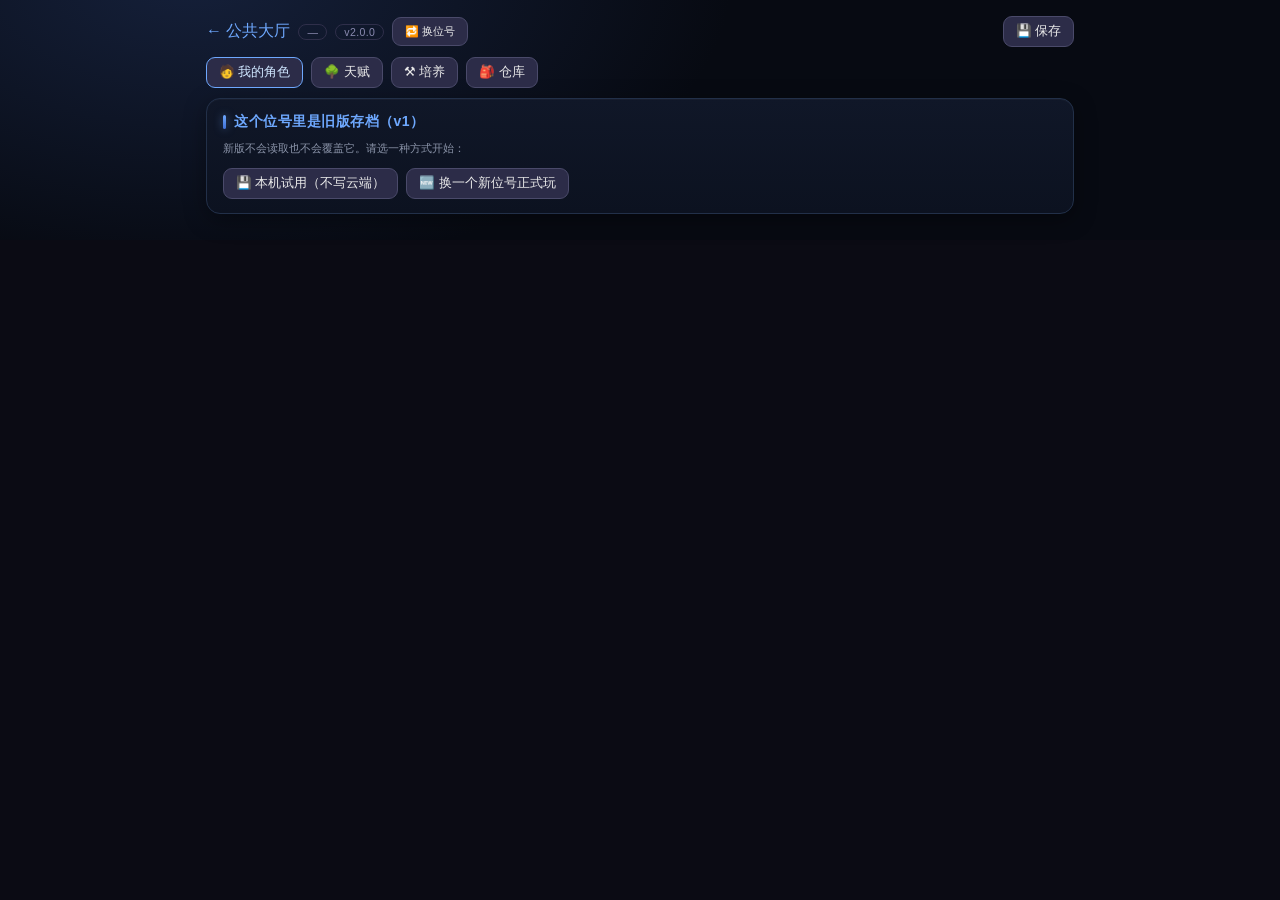
<file: create.html>
﻿<!DOCTYPE html>
<html lang="zh-HK">
<head>
<meta charset="UTF-8">
<meta name="viewport" content="width=device-width, initial-scale=1.0">
<title>闲得慌RPG v2</title>
<link rel="stylesheet" href="css/app.css?v=e0ed2d33">
</head>
<body>
<div class="wrap">
  <div class="nav"><a href="index.html">← 返回</a><span class="tag" id="boxTag">—</span><span class="tag">v2.0.0</span>
    <button id="btnSwitchBox" style="font-size:11px;">🔁 换位号</button>
    <button id="btnSave" style="margin-left:auto;">💾 保存</button></div>
  <div class="nav">
    <button data-tab="char" class="on">🧑 我的角色</button>
    <button data-tab="talent">🌳 天赋</button>
    <button data-tab="cult">⚒ 培养</button>
    <button data-tab="orig">🧬 原创</button>
    <button data-tab="store">🎒 仓库</button>
  </div>
  <div id="view"></div>
  <div id="toast" style="position:fixed;left:50%;bottom:24px;transform:translateX(-50%);padding:8px 14px;border-radius:10px;background:#1b1b2e;border:1px solid #3a3a5c;font-size:12.5px;display:none;"></div>
</div>

<script type="module">
import { newStore, newChar, cloudGet, cloudSave, cloudList, cacheSave, cacheLoad, esc, fmt, addReceipt, hashPw, dailyOf, bumpDaily, gateLoad } from "./js/core.js?v=13807141";
import { WEAPONS, ARMORS, ACCESSORIES, CONSUMABLES, CHAR, SHOP_PRICE, BREAKS, BIRTH, PRESETS, TALENT_TREES, talentPointsOf, TALENT_TIER_LV, CONTENT_READY, DAILY_QUESTS, DAILY_BONUS, ACHIEVEMENTS, WEEK_REWARD } from "./js/data.js?v=dbf4b773";
import { charFinal, charPower, itemBonus, mainKeysOf, gradeOf, aptitudeOf, talentBonus, talentSpentInTree, talentSpentInBranch, powerOf, finalOf } from "./js/power.js?v=5f9e4127";
import { GRADE, APTITUDE, MAT_TIER, CULT } from "./js/data.js?v=dbf4b773";
import { makeItem, findItem, equip, unequip, cultCheck, cultApply, refineCheck, refineApply, promoteCheck, promoteApply, dismantle, sell, sellPrice, isEquip, inheritCheck, inheritApply, catOf } from "./js/items.js?v=2fb3af47";
import { ORIGINALS, pullOriginals, originalFinal, ORIGINAL_GEAR, ORIG_GEAR_CULT, origUnlocked, origGearMul } from "./js/originals.js?v=ba87a9d1";

let box = "", store = null, updatedAt = "", tab = "char", tt = 0;

function mergeAbilInPlace(arr) {
  const map = new Map();
  arr.forEach((s) => {
    const m = String(s).match(/^(【[^】]+】[^0-9+\-]*?)([+\-]?\d+(?:\.\d+)?)(%?)/);
    if (m) {
      const key = m[1].trim() + (m[3] || "");
      const val = Number(m[2]) || 0;
      map.set(key, (map.get(key) || 0) + val);
    } else {
      map.set(String(s), null);
    }
  });
  const out = [];
  map.forEach((v, k) => {
    if (v === null) { out.push(k); return; }
    const m = k.match(/^(.*?)(%?)$/);
    out.push(m[1] + (v >= 0 ? "+" : "") + (Math.round(v * 10) / 10) + (m[2] || ""));
  });
  arr.length = 0;
  arr.push.apply(arr, out);
}

const $ = (id) => document.getElementById(id);
const view = () => $("view");

// 🧾 分档材料：按档读取 / 扣除 / 合计
function matCount(p, t) { return Number(((store && store.flags) || {})[p + t]) || 0; }
function matUse(p, t, n) { if (!store.flags) store.flags = {}; store.flags[p + t] = matCount(p, t) - n; }
function matTotal(p) { let n = 0; for (let i = 1; i <= 4; i++) n += matCount(p, i); return n; }
function matSpend(p, n) { for (let i = 1; i <= 4 && n > 0; i++) { const have = matCount(p, i), d = Math.min(have, n); if (d) matUse(p, i, d); n -= d; } }
const activeChar = () => (store && store.chars || []).find((c) => c.id === store.activeChar) || (store && store.chars || [])[0] || null;

function toast(msg, bad) {
  const t = $("toast");
  t.textContent = msg; t.style.display = "block";
  t.style.color = bad ? "#ff9b9b" : "#eaeaea";
  t.style.borderColor = bad ? "#ff9b9b" : "#3a3a5c";
  clearTimeout(tt); tt = setTimeout(() => { t.style.display = "none"; }, 2200);
}
function readBox() {
  try { if (localStorage.getItem("rpg2:host") === "1") return "zynSD117"; if (localStorage.getItem("rpg2:hostBox") === "zynSD117") return "zynSD117"; } catch (e) {}
  const q = new URLSearchParams(location.search);
  if (q.get("box")) { try { localStorage.setItem("rpg2:box", q.get("box")); } catch (e) {} return q.get("box"); }
  const m = /box=([^&]+)/.exec(location.hash || "");
  if (m) return decodeURIComponent(m[1]);
  return localStorage.getItem("rpg2:box") || "";
}

// 🔁 换位号：清掉本机记忆，回首页重新填
$("btnSwitchBox").onclick = () => {
  const v = prompt("输入你的账号ID（2~16 位中文/字母/数字/下划线）。\n换了只是切换本机登录的账号，云端存档不会丢。", box || "");
  if (v === null) return;
  const s = String(v).trim();
  if (!/^[A-Za-z0-9_\-\u4e00-\u9fa5]{2,16}$/.test(s)) return alert("只能用中文、字母、数字、下划线，长度 2~16");
  try { localStorage.setItem("rpg2:box", s); sessionStorage.removeItem("rpg2:pw:" + s); } catch (e) {}
  location.href = "create.html?box=" + encodeURIComponent(s) + "&tab=char";
};

async function load() {
  try {
    const _isHost = localStorage.getItem("rpg2:host") === "1";
    if (!_isHost && box) localStorage.setItem("rpg2:box", box);   // storemybox
  } catch (e) {}
  box = readBox();
  if (!box) {
    // 新玩家：自己起账号ID（3~16 位字母/数字/下划线）
    let id = "";
    while (!id) {
      const v = prompt("给自己起个账号ID（2~16 位，中文/字母/数字/下划线）");
      if (v === null) { view().innerHTML = card("👤 先起个账号ID", '<div class="hint">刷新页面重新开始。</div>'); return; }
      const s = String(v).trim();
      if (!/^[A-Za-z0-9_\-\u4e00-\u9fa5]{2,16}$/.test(s)) { alert("只能用中文、字母、数字、下划线，长度 2~16"); continue; }
      id = s;
    }
    box = id;
    // 顺手起个账号昵称（大厅/聊天展示用，可跳过）
    let nick = "";
    try { nick = prompt("再起个账号昵称（大厅/聊天显示，可留空）") || ""; } catch (e) {}
    try { if (nick.trim()) localStorage.setItem("rpg2:nick", nick.trim().slice(0, 12)); } catch (e) {}
  }
  // 位号记在本机：之后从任何页面进来都不用再带 ?box=
  try { localStorage.setItem("rpg2:box", box); } catch (e) {}
  $("boxTag").textContent = box;
  const cached = cacheLoad(box);
  let exists = false;
  try {
    const row = await cloudGet(box);
    if (row && row.store && Number(row.store.v) === 2) {
      exists = true;
      let isHostBox = false;
      try { isHostBox = localStorage.getItem("rpg2:host") === "1"; } catch (e) {}
      const pw = isHostBox ? "" : (row.store.__pw || "");
      if (pw) {
        // 同一次浏览里记住已通过的口令
        let memo = "";
        try { memo = sessionStorage.getItem("rpg2:pw:" + box) || ""; } catch (e) {}
        if (memo && memo === pw) { store = row.store; updatedAt = row.updated_at || ""; }
        else {
          const tip = "这个位号设了口令，请输入口令（忘记就无法取回）";
          for (let i = 0; i < 3; i++) {
            const input = prompt(tip);
            if (input == null) { store = null; return; }
            if ((await hashPw(input)) === pw) {
              try { sessionStorage.setItem("rpg2:pw:" + box, pw); } catch (e) {}
              store = row.store; updatedAt = row.updated_at || ""; break;
            }
            toast("口令不对（还有 " + (2 - i) + " 次）", true);
          }
          if (!store) { view().innerHTML = '<div class="card"><div class="hint">口令验证失败，无法进入这个位号。</div></div>'; return; }
        }
      } else {
        store = row.store;
        updatedAt = row.updated_at || "";
        if (!isHostBox) {
          const set = confirm("这个位号还没设口令。要不要现在设一个？（推荐，防止别人用你的档）");
          if (set) {
            const p1 = prompt("设置口令（4~20 位）");
            if (p1 && p1.length >= 4) {
              store.__pw = await hashPw(p1);
              await save();
              toast("口令已设置，请记牢");
            }
          }
        }
      }
    } else if (row && row.store) {
      exists = true;
      toast("旧版存档（v1）：新版先新建角色", true);
    }
  } catch (e) {
    if (cached) { store = cached.store; toast("离线：用本机缓存", true); }
  }
  if (!store && cached && Number(cached.store.v) === 2) { store = cached.store; exists = true; }
  if (!store && !exists) {
    // 全新位号：直接开好新档，落在建角页
    store = newStore();
    ensureSeed(false);
    await save();
    toast("🆕 新位号 " + box + " 已开好，先捏个角色吧");
  }
  if (store) ensureSeed();
  if (store) {
    if (!store.account) store.account = { id: box, nick: "" };
    if (store.account.nick) { try { localStorage.setItem("rpg2:nick", store.account.nick); } catch (e) {} }
    const nickShow = store.account.nick || "";
    $("boxTag").textContent = nickShow ? (nickShow + " · " + box) : box;
  }
  // 🧹 一次性清理：移除测试角色 Zyn（含本机缓存）
  if (store && Array.isArray(store.chars)) {
    const kept = store.chars.filter((c) => !String(c.name || "").toLowerCase().includes("zyn"));
    if (kept.length !== store.chars.length) {
      store.chars = kept;
      if (!store.chars.some((c) => c.id === store.activeChar)) store.activeChar = (store.chars[0] || {}).id || "";
      await save();
    }
  }
}

function ensureSeed(withDefaultChar = true) {
  if (!store.flags) store.flags = {};
  if (!store.flags.__seed) {
    store.gold = 3000; store.flags.stone = 0; store.flags.shards = 0; store.flags.bstone = 0;
    store.flags.__seed = 1;
  }
  // 📬 欢迎邮件（每个存档一封）
  if (!Array.isArray(store.mail)) store.mail = [];
  if (!store.flags.__mailSeed) {
    store.mail.push({ id: "m_welcome", title: "欢迎加入冒险者协会", body: "这是你的第一封信：协会先给你一笔启动金，去登记表捏个角色吧。", gold: 1000, claimed: false, at: Date.now() });
    store.flags.__mailSeed = 1;
  }
  if (withDefaultChar && !store.chars.length) {
    store.chars.push(newChar("Zyn"));
    store.chars[0].equip.weapon = Object.assign({}, WEAPONS[0], { lv: 1, star: 1 });
    store.activeChar = store.chars[0].id;
  }
}

async function save() {
  if (!box || !store) return false;
  store.__at = Date.now();
  try {
    // 🛡 覆盖保护：先拉云端，把云端独有的物品并进来，避免本地旧档吞掉别人的写入
    const remote = await cloudGet(box);
    const rs = remote && remote.store;
    if (rs && Number(rs.v) === 2) {
      updatedAt = remote.updated_at || updatedAt;   // 用最新版本号，避免冲突重试
      const have = new Set((store.items || []).map((x) => x && x.id));
      const gone = new Set(store.__gone || []);
      let added = 0;
      (rs.items || []).forEach((x) => {
        if (x && x.id && !have.has(x.id) && !gone.has(x.id)) { store.items.push(x); added++; }
      });
      // 装备槽：本地缺失而云端有，则补回
      (store.chars || []).forEach((ch) => {
        const rc = (rs.chars || []).find((x) => x && x.id === ch.id);
        if (!rc) return;
        ["weapon", "armor", "armor2", "accessory"].forEach((k) => {
          if (!ch.equip) ch.equip = {};
          const local = ch.equip[k], remoteG = rc.equip && rc.equip[k];
          if (!local && remoteG) { ch.equip[k] = remoteG; added++; }
        });
      });
      if (added) toast("已合并云端丢失物品 +" + added);
    }
  } catch (e) {}
  cacheSave(box, store);
  try {
    let r = await cloudSave(box, store, updatedAt || null, activeChar() ? activeChar().name : "");
    if (!r.ok && String(r.reason || "").indexOf("冲突") >= 0) {
      try {
        const fresh = await cloudGet(box);
        if (fresh && fresh.updated_at) { updatedAt = fresh.updated_at; r = await cloudSave(box, store, updatedAt, activeChar() ? activeChar().name : ""); }
      } catch (e) {}
    }
    if (!r.ok) { toast("保存未生效：" + r.reason, true); return false; }
    updatedAt = (r.row && r.row.updated_at) || updatedAt;
    toast("已保存");
    return true;
  } catch (e) { toast("保存失败：" + e.message, true); return false; }
}

const row = (k, v) => '<div class="row"><span class="k">' + k + '</span><span class="v">' + v + '</span></div>';
const card = (t, inner) => '<div class="card"><div class="card-title">' + t + '</div>' + inner + '</div>';

function eqCard(ch, kind, label) {
  const d = ch.equip[kind];
  if (!d) return '<div style="flex:1;min-width:150px;padding:9px 10px;border-radius:9px;background:#101020;border:1px dashed #3a3a5c;">' +
    '<div style="font-size:11px;color:#6a6a86;">' + label + '</div><div style="font-size:12px;color:#5a5a78;margin-top:4px;">未装备</div></div>';
  return '<div style="flex:1;min-width:150px;padding:9px 10px;border-radius:9px;background:#12182a;border:1px solid ' + ((RARITY_COLOR[d.rarity] || "#2f4a6a") + "88") + ';">' +
    '<div style="font-size:11px;color:#6a6a86;">' + label + '</div>' +
    '<div style="font-size:12.5px;font-weight:600;margin-top:3px;color:' + (RARITY_COLOR[d.rarity] || "#eaeaea") + ';">' + esc(d.name) + '</div>' +
    '<div style="font-size:10.5px;color:#8a8ab0;margin-top:2px;">' + (d.rarity || "") + ' · ' + (d.star || 1) + '★ · Lv' + (d.lv || 1) + '</div>' +
    '<div style="margin-top:6px;display:flex;gap:6px;"><button data-eqdetail="' + kind + '" style="height:24px;font-size:11px;">详情</button>' +
    '<button data-unequip="' + kind + '" style="height:24px;font-size:11px;">脱下</button></div></div>';
}

function attrRow(label, key, ch) {
  const free = Number(ch.free) || 0;
  const growthCap = Number(BIRTH.specLevelCap) || 70;
  const base = (ch.specBase && Number(ch.specBase[key])) || 0;
  const growth = Math.max(0, (Number(ch[key]) || 0) - base);
  return '<div class="row"><span class="k">' + label + '</span><span class="v">' + growth +
    ' <span class="hint">/ ' + growthCap + '</span>' +
    ' <button class="mini" style="height:22px;padding:0 8px;font-size:11px;margin-left:6px;" data-attr="' + key + '" ' +
    (free > 0 && growth < growthCap ? '' : 'disabled') + '>＋</button></span></div>';
}

function receiptsHtml() {
  const list = (store.receipts || []).slice(-8).reverse();
  if (!list.length) return '<div class="hint">还没有记录</div>';
  return list.map((r) => {
    const t = new Date(r.at);
    const hh = String(t.getHours()).padStart(2, "0") + ":" + String(t.getMinutes()).padStart(2, "0");
    const gold = Number(r.gold) || 0;
    const items = (r.items || []).map((i) => i.name + "×" + (i.count || 1)).join("、");
    return '<div class="row"><span class="k">' + hh + ' · ' + esc(r.kind) + ' ' + esc(r.title) +
      (items ? '<div class="hint">' + esc(items) + '</div>' : '') + '</span>' +
      '<span class="v" style="color:' + (gold >= 0 ? "#7ee787" : "#ff9b9b") + '">' + (gold ? (gold > 0 ? "+" : "") + fmt(gold) + " 金" : "") + '</span></div>';
  }).join("");
}

// 📋 装备详情弹窗（v2）：把一件装备的「基础 + 词条 + 招式」全列出来
// 稀有度配色：R 蓝 / SR 紫 / SSR 金 / UR 红
const RARITY_COLOR = { R: "#6ea8fe", SR: "#c9a0ff", SSR: "#ffd666", UR: "#ff6b6b" };
const ITEM_NAMES = { atk: "攻击", hp: "生命", def: "防御", res: "法抗", spd: "速度", critRate: "暴击率", critDmg: "暴击伤害", atkPct: "攻击加成", hpPct: "生命加成", defPct: "防御加成", resPct: "法抗加成", ragePct: "怒气获取", dmgCut: "减伤", thorns: "反伤", str: "力量", intel: "智力", tech: "技巧", agi: "敏捷", thorns: "反伤", strPct: "力量加成", intelPct: "智力加成", techPct: "技巧加成", agiPct: "敏捷加成", physPct: "物理伤害", spellPct: "法术伤害", normalPct: "普攻伤害", skillPct: "技能伤害", ultPct: "必杀伤害", physPen: "物理穿透", spellPen: "法术穿透", meleePct: "近战伤害", rangedPct: "远程伤害", focusPct: "法器伤害", cdReduce: "冷却缩减", rageOnSkill: "招式回怒", rageOnKill: "击杀回怒", rageStart: "初始怒气", block: "格挡", tenacity: "韧性", lowHpCut: "残血减伤", statusPower: "状态强度", statusHit: "状态命中", statusResist: "状态抗性", penetrate: "穿透", doubleStrike: "连击", chase: "追击", counter: "反击", dualborn: "双生", charge: "蓄势", reverse: "逆流", fate: "天命", splash: "溅射", stun: "眩晕", silence: "沉默", freeze: "冰冻", noheal: "禁疗", disarm: "缴械", taunt: "嘲讽", purify: "净化" };
const ITEM_UNITS = { critRate: "%", critDmg: "%", atkPct: "%", hpPct: "%", defPct: "%", resPct: "%", ragePct: "%", dmgCut: "%", thorns: "%", strPct: "%", intelPct: "%", techPct: "%", agiPct: "%", physPct: "%", spellPct: "%", normalPct: "%", skillPct: "%", ultPct: "%", physPen: "%", spellPen: "%", meleePct: "%", rangedPct: "%", focusPct: "%", block: "%", tenacity: "%", lowHpCut: "%", statusPower: "%", statusHit: "%", statusResist: "%", penetrate: "%", doubleStrike: "%", chase: "%", counter: "%", dualborn: "%", splash: "%" };

// 🔍 装备详情（只读）：基础 + 词条分组 + 对比当前装备
function showItemDetail(it) {
  if (!it || !it.data) return;
  const d = it.data;
  const ch = activeChar();
  const slotKey = it.cat === "armor" ? (d.part === "bottom" ? "armor2" : "armor") : it.cat;
  const cur = ch && ch.equip && ch.equip[slotKey];
  const b = itemBonus(it);
  const cb = cur ? itemBonus({ cat: it.cat, data: cur }) : null;
  const rc = RARITY_COLOR[d.rarity] || "#8a8ab0";

  const GROUPS = [
    { title: "副属性", keys: ["atk", "hp", "def", "res", "spd", "atkPct", "hpPct", "defPct", "resPct", "critRate", "critDmg", "dmgCut", "thorns", "ragePct"] },
    { title: "专精", keys: ["str", "intel", "tech", "agi", "strPct", "intelPct", "techPct", "agiPct"] },
    { title: "伤害类型", keys: ["physPct", "spellPct", "normalPct", "skillPct", "ultPct", "physPen", "spellPen", "meleePct", "rangedPct", "focusPct"] },
    { title: "战斗词条", keys: ["cdReduce", "rageOnSkill", "rageOnKill", "rageStart", "block", "tenacity", "lowHpCut", "statusPower", "statusHit", "statusResist", "penetrate", "doubleStrike", "chase", "counter", "dualborn", "charge", "reverse", "fate", "splash", "stun", "silence", "freeze", "noheal", "disarm", "taunt", "purify"] }
  ];
  const val = (k, v) => Math.round(Number(v) || 0) + (ITEM_UNITS[k] || "");
  const mainKeys = mainKeysOf(it);
  const mainRows = mainKeys.filter((k) => Number(b[k]) > 0).map((k) =>
    '<div class="row"><span class="k">' + (ITEM_NAMES[k] || k) + '</span><span class="v" style="color:#ffd666;">+' + val(k, b[k]) + '</span></div>').join("");
  const mainHtml = mainRows ? '<div class="hint" style="margin-top:8px;font-weight:700;color:#ffd666;">主属性（部位基础）</div>' + mainRows : "";
  const groupsHtml = GROUPS.map((g) => {
    const rows = g.keys.filter((k) => Number(b[k]) > 0 && mainKeys.indexOf(k) < 0).map((k) => {
      const mine = Number(b[k]) || 0;
      let cmp = "";
      if (cb) {
        const other = Number(cb[k]) || 0;
        const diff = mine - other;
        if (Math.abs(diff) > 1e-9) cmp = ' <span class="hint" style="color:' + (diff > 0 ? "#7ee787" : "#ff9b9b") + ';">（现有 ' + val(k, other) + (diff > 0 ? " ↑" : " ↓") + '）</span>';
        else if (other > 0) cmp = ' <span class="hint">（现有 ' + val(k, other) + '）</span>';
      }
      return '<div class="row"><span class="k">' + (ITEM_NAMES[k] || k) + '</span><span class="v" style="color:' + rc + ';">' + (FLAG_TEXT[k] ? '✔ 已获得' : ('+' + val(k, mine))) + cmp + '</span></div>';
    }).join("");
    return rows ? '<div class="hint" style="margin-top:8px;font-weight:700;color:#8fd8ff;">' + g.title + '</div>' + rows : "";
  }).join("");

  // 招式组：普攻 / 技能（R 以上有）/ 必杀
  const supportLine = d.sSupport
  ? '<div class="row"><span class="k">辅助效果</span><span class="v" style="color:#c9a0ff;">' +
    (d.sSupport === "shield" ? "护盾 " + (Number(d.sShieldPct) || 20) + "% 最大生命"
      : d.sSupport === "dispel" ? "驱散 " + (Math.max(1, Number(d.sDispelN) || 2)) + " 个负面状态"
      : d.sSupport) + '</span></div>'
  : "";
const skill = '<div class="hint" style="margin-top:10px;font-weight:700;color:#8fd8ff;">招式</div>' +
    '<div class="row"><span class="k">普攻「' + esc(d.aName || "普攻") + '」</span><span class="v">' + (Number(d.aMult) || 100) + '%' + ((Number(d.aHits) || 1) > 1 ? ' ×' + (Number(d.aHits) || 1) + ' 段' : '') + ' · ' + (d.dmgType === "spell" ? "法术" : "物理") + '</span></div>' +
    (d.sSupport
      ? '<div class="row"><span class="k">技能（辅助）</span><span class="v">「' + esc(d.sName || "—") + '」· CD ' + (d.sCd || 3) + ' · 回怒 ' + (d.sRage || 0) + '%</span></div>'
      : (d.sMult
        ? '<div class="row"><span class="k">技能</span><span class="v">「' + esc(d.sName || "—") + '」' + d.sMult + '%' + (d.sHits > 1 ? ' ×' + d.sHits : '') +
          ' · CD ' + (d.sCd || 2) + ' · 回怒 ' + (d.sRage || 0) + '%</span></div>' +
          (d.hitStatus ? '<div class="row"><span class="k">　└ 附带</span><span class="v" style="color:#ff9b6b;">' + esc(d.hitStatusName || d.hitStatus) + ' ' + (d.hitStatusV || 0) + '% · ' + (d.hitStatusTurns || 2) + ' 回合</span></div>' : '')
        : '<div class="row"><span class="k">技能</span><span class="v" style="color:#6a6a86;">R 阶没有技能（SR 起才有）</span></div>')) +
    supportLine + '<div class="row"><span class="k">必杀「' + esc(d.uName || "必杀") + '」</span><span class="v">' + (Number(d.uMult) || 250) + '%' + ((Number(d.uHits) || 1) > 1 ? ' ×' + (Number(d.uHits) || 1) + ' 段' : '') + ' · ' + (d.dmgType === "spell" ? "法术" : "物理") + ' · 怒气满 100 时可用</span></div>';

  const mechHtml = d.mech
  ? '<div class="hint" style="margin-top:10px;font-weight:700;color:#ffd666;">机制说明</div>' +
    '<div style="background:#0d1322;border:1px solid #1c2740;border-radius:10px;padding:8px 9px;line-height:1.7;color:#9fb0c8;font-size:11.5px;">' + esc(d.mech) + '</div>'
  : "";
const meta = (it.cat === "weapon")
  ? ((d.style ? (d.style === "melee" ? "近战" : d.style === "ranged" ? "远程" : "法器") : "近战") + " · " + (d.dmgType === "spell" ? "法术" : "物理"))
  : (catOf(d) === "armor" ? ("防具 · " + (d.part === "bottom" ? "下装" : "上装")) : catOf(d) === "weapon" ? "武器" : "饰品");
const skillShow = (it.cat === "weapon") ? skill : "";

  const ov = document.createElement("div");
  ov.style.cssText = "position:fixed;inset:0;background:rgba(0,0,0,.78);z-index:9999;display:flex;align-items:center;justify-content:center;";
  ov.innerHTML = '<div class="card" style="width:min(480px,92vw);max-height:82vh;overflow:auto;margin:0;border-color:' + rc + ';box-shadow:0 0 22px ' + rc + '55;">' +
    '<div class="card-title" style="color:' + rc + ';font-size:15px;">' + esc(d.name || "装备") +
    ' <span class="tag" style="color:' + rc + ';border-color:' + rc + ';">' + (d.rarity || "") + ' · ' + (d.star || 1) + '★ · Lv' + (d.lv || 1) + '</span></div>' +
    '<div class="hint">' + meta + (cur ? '　|　对比：' + esc(cur.name || "当前装备") : '　|　未装备同类') + '</div>' +
    (d.desc ? '<div class="hint" style="margin-top:4px;color:#9aa4b8;">' + esc(d.desc) + '</div>' : '') +
    mainHtml +
    (groupsHtml || '<div class="hint" style="margin-top:8px;">没有属性加成</div>') +
    skillShow + mechHtml + affixDescHtml +
    '<div class="hint" style="margin-top:10px;">强化 / 升星 / 继承 请到「⚒ 培养」页操作。</div>' +
    '<div style="margin-top:10px;"><button id="dpClose" style="width:100%;">关闭</button></div></div>';
  document.body.appendChild(ov);
  ov.querySelector("#dpClose").onclick = () => ov.remove();
  ov.onclick = (e) => { if (e.target === ov) ov.remove(); };
}

function createCharacter(name, weaponId, armorId, accId, attrs, basic) {
  const ch = newChar(name);
  const SC = Number(BIRTH.specCap) || 20, BC = Number(BIRTH.basicCap) || 30;
  if (attrs) {
    ch.str = Math.min(SC, Math.max(0, attrs.str || 0));
    ch.intel = Math.min(SC, Math.max(0, attrs.intel || 0));
    ch.tech = Math.min(SC, Math.max(0, attrs.tech || 0));
    ch.agi = Math.min(SC, Math.max(0, attrs.agi || 0));
  }
  if (basic) ch.basic = {
    hp: Math.min(BC, Math.max(0, basic.hp || 0)),
    atk: Math.min(BC, Math.max(0, basic.atk || 0)),
    def: Math.min(BC, Math.max(0, basic.def || 0)),
    res: Math.min(BC, Math.max(0, basic.res || 0))
  };
  // 记录建角时的专精基线，用来区分「建角点」和「升级成长点」
  ch.specBase = { str: ch.str, intel: ch.intel, tech: ch.tech, agi: ch.agi };
  ch.grade = "D"; ch.apt = 1; ch.breaks = 0; ch.free = 0;
  const w = WEAPONS.find((x) => x.id === weaponId) || WEAPONS[0];
  const ar = ARMORS.find((x) => x.id === armorId) || ARMORS[0];
  const ac = ACCESSORIES.find((x) => x.id === accId) || ACCESSORIES[0];
  ch.equip.weapon = Object.assign({}, w, { lv: 1, star: 1, born: w.rarity });
  const arSlot = ar.part === "bottom" ? "armor2" : "armor";
  ch.equip[arSlot] = Object.assign({}, ar, { lv: 1, star: 1, born: ar.rarity });
  ch.equip.accessory = Object.assign({}, ac, { lv: 1, star: 1, born: ac.rarity });
  store.chars.push(ch);
  store.activeChar = ch.id;
  addReceipt(store, "建角", ch.name, {
    items: [{ name: w.name, count: 1 }, { name: ar.name, count: 1 }, { name: ac.name, count: 1 }],
    note: "初始装备"
  });
}

function ccState() {
  const D = { name: "", weapon: WEAPONS[0].id, armor: ARMORS[0].id, acc: ACCESSORIES[0].id,
    str: 0, agi: 0, intel: 0, tech: 0, hp: 0, atk: 0, def: 0, res: 0 };
  window.__cc = Object.assign({}, D, window.__cc || {});
  return window.__cc;
}

// 📜 建角：冒险者协会「入会登记表」（一页填完，交表盖章）
function buildCreateScreen() {
  const state = ccState();
  const free = () => BIRTH.specPoints - (state.str + state.agi + state.intel + state.tech);
  const basicFree = () => BIRTH.basicPoints - (state.hp + state.atk + state.def + state.res);
  const hasChars = !!(store && store.chars && store.chars.length);
  const dd = new Date();
  const dateStr = dd.getFullYear() + " 年 " + (dd.getMonth() + 1) + " 月 " + dd.getDate() + " 日";

  const pickRow = (k, label, list, cur, sub) => '<div class="g-gear-block">' +
    '<div class="g-gear-label">' + label + '</div>' +
    '<div class="g-gear-grid">' +
    list.map((x) => {
      const on = cur === x.id;
      const rc = RARITY_COLOR[x.rarity] || "#8a7a55";
      return '<button class="g-gear' + (on ? " on" : "") + '" data-pick="' + k + ':' + x.id + '"' +
        (on ? ' style="border-color:' + rc + ';box-shadow:inset 0 0 0 2px ' + rc + ';"' : '') + '>' +
        '<span class="g-gear-name" style="color:' + rc + ';">' + esc(x.name) + '</span>' +
        '<span class="g-gear-tag">' + (x.rarity || "") + '</span>' +
        '<span class="g-gear-sub">' + sub(x) + '</span></button>';
    }).join("") + '</div></div>';

  const basicLine = (k, label) => '<div class="g-attr"><span class="g-k">' + label + '</span><div class="g-ctrl">' +
    '<button class="g-step" data-basic="' + k + ':-1"' + (state[k] <= 0 ? " disabled" : "") + '>－</button>' +
    '<input class="g-num-in" type="number" min="0" max="' + BIRTH.basicCap + '" value="' + state[k] + '" data-basic-num="' + k + '">' +
    '<button class="g-step" data-basic="' + k + ':1"' + (basicFree() <= 0 || state[k] >= BIRTH.basicCap ? " disabled" : "") + '>＋</button>' +
    '</div><span class="g-hint">+' + (state[k] * BIRTH.basicPct) + '%　/ 上限 ' + BIRTH.basicCap + ' 点（+' + (BIRTH.basicCap * BIRTH.basicPct) + '%）</span></div>';

  const specLine = (k, label) => {
    const eff = BIRTH.specEffect[k === "intel" ? "int" : k];
    return '<div class="g-attr"><span class="g-k">' + label + '</span><div class="g-ctrl">' +
    '<button class="g-step" data-attr="' + k + ':-1"' + (state[k] <= 0 ? " disabled" : "") + '>－</button>' +
    '<input class="g-num-in" type="number" min="0" max="' + BIRTH.specCap + '" value="' + state[k] + '" data-attr-num="' + k + '">' +
    '<button class="g-step" data-attr="' + k + ':1"' + (free() <= 0 || state[k] >= BIRTH.specCap ? " disabled" : "") + '>＋</button>' +
    '</div><span class="g-hint">' + (eff ? "每点 +" + eff : "") + '　/ 上限 ' + BIRTH.specCap + ' 点</span></div>';
  };

  const gearSub = (x) => {
    const p = [];
    const ml = { atk: "攻击", hp: "生命", def: "防御", res: "法抗", spd: "速度", critRate: "暴击", critDmg: "暴伤" };
    Object.keys(x.main || {}).forEach((k) => p.push((ml[k] || k) + " +" + x.main[k]));
    if (x.def) p.push("防御 +" + x.def);
    if (x.res) p.push("法抗 +" + x.res);
    if (x.hp) p.push("生命 +" + x.hp);
    if (x.spd) p.push("速度 +" + x.spd);
    if (x.atkPct) p.push("攻击 +" + x.atkPct + "%");
    if (x.critRate) p.push("【概率】暴击率 +" + x.critRate + "%");
    if (x.critDmg) p.push("【加成】暴伤 +" + x.critDmg + "%");
    if (x.dmgCut) p.push("减伤 " + x.dmgCut + "%");
    if (x.thorns) p.push("反伤 " + x.thorns + "%");
    return p.join(" · ") || "无加成";
  };

  // 武器卡片：方式·类型 / 普攻·必杀倍率 / 自带加成
  const weaponSub = (x) => {
    const st = x.style === "ranged" ? "远程" : x.style === "focus" ? "法器" : "近战";
    const tp = x.dmgType === "spell" ? "法术" : "物理";
    const bonus = [];
    if (x.main && x.main.atk) bonus.push("攻击 +" + x.main.atk);
    if (x.atk) bonus.push("攻击 +" + x.atk);
    if (x.critRate) bonus.push("【概率】暴击率 +" + x.critRate + "%");
    if (x.spd) bonus.push("速度 +" + x.spd);
    if (x.res) bonus.push("法抗 +" + x.res);
    if (x.dmgCut) bonus.push("减伤 " + x.dmgCut + "%");
    if (x.thorns) bonus.push("反伤 " + x.thorns + "%");
    return st + " · " + tp + (bonus.length ? "<br>" + bonus.join(" · ") : "");
  };

  view().innerHTML = '<div class="gform">' +
    '<div class="g-org">闲得慌 · 冒险者协会</div>' +
    '<h1>入会登记表</h1>' +
    '<div class="g-meta"><span>受理编号：' + esc(box) + '</span><span>登记日期：' + dateStr + '</span></div>' +

    '<div class="g-sec">一、申请人信息</div>' +
    '<div class="g-row"><span class="g-k">姓　　名</span><div class="g-v"><input class="g-in" id="cName" maxlength="16" placeholder="请填写（最多 16 字）" value="' + esc(state.name) + '"></div></div>' +
    '<div class="g-row"><span class="g-k">申请类别</span><div class="g-v">新入会 · 初始装备三件 · 属性自行申报</div></div>' +

    (CONTENT_READY
      ? '<div class="g-sec">二、装备志愿（每类选一件）</div>' +
        pickRow("weapon", "武　器", WEAPONS.filter((x) => x.rarity === "R"), state.weapon, weaponSub) +
        pickRow("armor", "防　具", ARMORS.filter((x) => x.rarity === "R"), state.armor, gearSub) +
        pickRow("acc", "饰　品", ACCESSORIES.filter((x) => x.rarity === "R"), state.acc, gearSub)
      : '<div class="g-sec">二、初始装备</div>' +
        '<div class="g-row"><span class="g-k">装　备</span><div class="g-v">内容待定，先由协会配发默认装备</div></div>') +

    '<div class="g-sec">三、属性申报（基础 ' + BIRTH.basicPoints + ' 点 / 专精 ' + BIRTH.specPoints + ' 点）</div>' +
    '<div class="g-row"><span class="g-k">参考模板</span><div class="g-v g-picks">' +
      PRESETS.map((p) => '<button class="g-preset" data-preset="' + p.id + '">' + p.name + '</button>').join("") +
    '</div></div>' +
    basicLine("hp", "生　命") + basicLine("atk", "攻　击") + basicLine("def", "防　御") + basicLine("res", "法　抗") +
    specLine("str", "力　量") + specLine("intel", "智　力") + specLine("tech", "技　巧") + specLine("agi", "敏　捷") +
    '<div class="g-rest">基础剩余 <b>' + basicFree() + '</b> 点　·　专精剩余 <b>' + free() + '</b> 点' +
      '<div class="hint" style="margin-top:2px;">提示：专精要分完，武器有专精要求（力量/敏捷/智力/技巧）</div>' +
      ((free() > 0 || basicFree() > 0) ? '（点「参考模板」可一键填满）' : '') + '</div>' +

    '<div class="g-sec">四、申请人承诺</div>' +
    '<div class="g-note">本人自愿加入闲得慌冒险者协会，遵守协会章程，如实申报属性。所填资料经协会盖章受理后生效；姓名与装备日后仍可更改，属性点可凭升级与突破继续追加。</div>' +

    '<div class="g-actions">' +
      (hasChars ? '<button class="g-cancel" id="ccCancel">取消</button>' : '') +
      '<button class="g-submit" id="btnCreate">提交申请</button>' +
    '</div>' +
  '</div>';

  if ($("cName")) $("cName").oninput = () => { state.name = $("cName").value; };
  view().querySelectorAll("[data-pick]").forEach((b) => b.onclick = () => {
    const [k, id] = b.dataset.pick.split(":");
    state[k] = id;
    render();
  });
  view().querySelectorAll("[data-basic]").forEach((b) => b.onclick = () => {
    const [k, d] = b.dataset.basic.split(":");
    const next = state[k] + Number(d);
    if (next < 0 || next > BIRTH.basicCap) return;
    if (Number(d) > 0 && basicFree() <= 0) return;
    state[k] = next;
    render();
  });
  view().querySelectorAll("[data-attr]").forEach((b) => b.onclick = () => {
    const [k, d] = b.dataset.attr.split(":");
    const next = state[k] + Number(d);
    if (next < 0 || next > BIRTH.specCap) return;
    if (Number(d) > 0 && free() <= 0) return;
    state[k] = next;
    render();
  });
  // 直接填数字
  const commitNum = (k, raw, kind) => {
    const cap = kind === "basic" ? BIRTH.basicCap : BIRTH.specCap;
    const left = kind === "basic" ? basicFree() + state[k] : free() + state[k];
    let v = Math.floor(Number(raw));
    if (!Number.isFinite(v)) v = state[k];
    v = Math.max(0, Math.min(cap, v));
    v = Math.min(v, left);
    state[k] = v;
    render();
  };
  view().querySelectorAll("[data-basic-num]").forEach((inp) => {
    inp.onchange = () => commitNum(inp.dataset.basicNum, inp.value, "basic");
    inp.onkeydown = (e) => { if (e.key === "Enter") { e.preventDefault(); inp.blur(); } };
  });
  view().querySelectorAll("[data-attr-num]").forEach((inp) => {
    inp.onchange = () => commitNum(inp.dataset.attrNum, inp.value, "spec");
    inp.onkeydown = (e) => { if (e.key === "Enter") { e.preventDefault(); inp.blur(); } };
  });
  view().querySelectorAll("[data-preset]").forEach((b) => b.onclick = () => {
    const p = PRESETS.find((x) => x.id === b.dataset.preset);
    if (!p) return;
    const spec = Object.assign({}, p.spec);
    if (spec.int != null) { spec.intel = spec.int; delete spec.int; }  // 模板用 int，存档用 intel
    Object.assign(state, p.basic, spec);
    render();
    toast("已套用：" + p.name);
  });
  if ($("ccCancel")) $("ccCancel").onclick = () => { window.__creating = 0; window.__cc = null; render(); };
  if ($("btnCreate")) $("btnCreate").onclick = async () => {
    const name = (state.name || "").trim();
    if (!name) return toast("先填个名字再交表", true);
    const left = free() + basicFree();
    if (left > 0 && !confirm("还有 " + left + " 点没申报，直接交表吗？")) return;
    const w = state.weapon, ar = state.armor, ac = state.acc;
    const attrs = { str: state.str, agi: state.agi, intel: state.intel, tech: state.tech };
    const basic = { hp: state.hp, atk: state.atk, def: state.def, res: state.res };
    $("btnCreate").disabled = true;
    // 盖章 → 归档
    const wrap = document.createElement("div");
    wrap.className = "g-stamp-wrap";
    wrap.innerHTML = '<div class="g-stamp">已受理</div><div class="g-stamp-tip">受理编号 ' + esc(box) + ' · 正在归档…</div>';
    document.body.appendChild(wrap);
    setTimeout(async () => {
      createCharacter(name, w, ar, ac, attrs, basic);
      window.__cc = null;
      window.__creating = 0;
      await save();
      wrap.remove();
      render();
      toast("🎉 「" + name + "」登记成功，欢迎加入协会");
    }, 1000);
  };
}

// ⚡ 突破行：显示节点进度 + 突破按钮
function breakRow(ch) {
  const done = Math.max(0, Number(ch.breaks) || 0);
  const next = BREAKS[done] || null;
  const dots = BREAKS.map((b, i) => '<span style="color:' + (i < done ? "#7ee787" : (i === done ? "#ffd666" : "#3a3a5c")) + ';">●</span>' +
    (i < BREAKS.length - 1 ? '<span style="color:#2f2f4a;">──</span>' : '')).join("");
  if (!next) {
    return '<div style="margin-top:8px;padding:8px 10px;border-radius:9px;background:#101020;border:1px dashed #3a3a5c;">' +
      '<div class="hint">突破 ' + BREAKS.map((b) => b.at).join(" ▸ ") + '　' + dots + '</div>' +
      '<div class="hint" style="color:#7ee787;margin-top:4px;">已全部突破（+15% 全属性）</div></div>';
  }
  const lv = Number(ch.lv) || 1;
  const near = lv >= next.at;
  const certHave = Number((store.flags || {})[next.cert]) || 0;
  const canDo = near && certHave >= next.num && (Number(store.gold) || 0) >= next.gold;
  return '<div style="margin-top:8px;padding:8px 10px;border-radius:9px;background:#101020;border:1px solid #2f2f4a;">' +
    '<div class="hint">突破 ' + BREAKS.map((b) => b.at).join(" ▸ ") + '　' + dots + '</div>' +
    '<div class="hint" style="margin-top:4px;">下一次：Lv' + next.at + '（' + (near ? "已到" : "还需 " + (next.at - lv) + " 级") +
      '）· ' + ({ cert1: "新手证书", cert2: "入门证书", cert3: "精英证书", cert4: "大师证书" })[next.cert] + ' ×' + next.num + '（有 ' + certHave + '）· 金 ' + fmt(next.gold) + '</div>' +
    '<div class="hint" style="margin-top:2px;">突破奖励：全属性 +' + next.bonus + '%，属性点 +' + next.points + '，等级上限 → ' + next.capTo + '</div>' +
    '<button id="btnBreak" style="margin-top:6px;height:30px;border-color:' + (canDo ? "#7ee787" : "#3a3a5c") + ';color:' + (canDo ? "#7ee787" : "#6a6a86") + ';"' + (canDo ? '' : ' disabled') + '>⚡ 突破</button>' +
    '</div>';
}

// 🎖️ 资历评级 / 🎯 资质评估 卡片
function gradeCard(ch) {
  const g = gradeOf(ch), a = aptitudeOf(ch);
  const gi = Math.max(0, GRADE.findIndex((x) => x.key === g.key));
  const ai = Math.max(1, Number(a.star) || 1);
  const nextG = GRADE[gi + 1] || null;
  const nextA = APTITUDE[ai] || null;
  const gTier = (MAT_TIER.grade[gi + 1] || 1);
  const aTier = (MAT_TIER.apt[ai] || 1);
  const ms = matCount("ms", gTier);
  const md = matCount("md", aTier);
  const canG = nextG && ms >= nextG.cost;
  const canA = nextA && md >= nextA.cost;
  return card("资历与资质",
    '<div class="row"><span class="k">资历评级</span><span class="v" style="color:' + g.color + ';font-weight:800;letter-spacing:1px;">' + g.key +
      ' <span class="hint">（全属性 ×' + g.mult.toFixed(2) + '）</span></span></div>' +
    (nextG
      ? '<div class="row"><span class="k">升资历 → <b style="color:' + nextG.color + ';">' + nextG.key + '</b></span><span class="v">' +
        '<span style="color:#ffd666;">📜 ' + MAT_TIER.msName[gTier - 1] + ' ' + nextG.cost + '/有 ' + ms + '</span> ' +
        '<button data-grade="1" ' + (canG ? '' : 'disabled') + '>晋升</button></span></div>'
      : '<div class="hint">已到最高资历（红 SS）</div>') +
    '<div class="row" style="margin-top:6px;"><span class="k">资质评估</span><span class="v" style="color:#ffd666;">' + a.star + '★ ' +
      '<span class="hint">（全属性 ×' + a.mult.toFixed(2) + '）</span></span></div>' +
    (nextA
      ? '<div class="row"><span class="k">升资质 → ' + nextA.star + '★</span><span class="v">' +
        '<span style="color:#ffd666;">🎖️ ' + MAT_TIER.mdName[aTier - 1] + ' ' + nextA.cost + '/有 ' + md + '</span> ' +
        '<button data-apt="1" ' + (canA ? '' : 'disabled') + '>评估</button></span></div>'
      : '<div class="hint">已到最高资质（7★）</div>'));
}

// 📊 玩家角色属性加成明细
function charBreakdown(ch) {
  const noGear = JSON.parse(JSON.stringify(ch));
  noGear.equip = {};
  const a = charFinal(noGear), b = charFinal(ch);
  const rows = [["攻击", "atk"], ["生命", "hp"], ["防御", "def"], ["法抗", "res"], ["速度", "spd"]];
  const th = '<th style="padding:4px 6px;text-align:right;">';
  let html = '<table style="width:100%;border-collapse:collapse;font-size:12px;"><tr style="color:#8a8ab0;font-size:10.5px;text-align:left;"><th style="padding:4px;">来源</th>' +
    rows.map((r) => th + r[0] + '</th>').join("") + '</tr>';
  const line = (label, fn, color) => '<tr style="border-top:1px solid #1a2438;"><td class="hint" style="padding:6px 4px;">' + label + '</td>' +
    rows.map((r) => '<td style="padding:6px;text-align:right;color:' + (color || "#dbe4f3") + ';">' + Math.round(fn(r[1]) * 10) / 10 + '</td>').join("") + '</tr>';
  html += line("角色本体（等级/突破/资历/专精）", (k) => a[k]);
  html += line("装备加成", (k) => b[k] - a[k], "#ffb347");
  html += '<tr style="border-top:1px solid #2c3d5e;"><td style="padding:7px 4px;font-weight:700;">合计</td>' +
    rows.map((r) => '<td style="padding:7px 6px;text-align:right;font-weight:800;color:#6ea8fe;">' + (Math.round(b[r[1]] * 10) / 10) + '</td>').join("") + '</tr></table>';
  const eq = Object.keys(ch.equip || {}).map((slot) => {
    const it = ch.equip[slot];
    if (!it) return "";
    const bo = itemBonus(it);
    const bits = Object.keys(bo).filter((k) => Number(bo[k]) > 0).slice(0, 4)
      .map((k) => ({ atk: "攻", hp: "生", def: "防", res: "抗", spd: "速", critRate: "暴击", critDmg: "暴伤" }[k] || k) + "+" + Math.round(bo[k])).join(" · ");
    return '<div class="hint">🗡 ' + esc(it.data.name) + '：' + esc(bits) + '</div>';
  }).join("");
  const ov = document.createElement("div");
  ov.style.cssText = "position:fixed;inset:0;background:rgba(0,0,0,.82);display:flex;align-items:center;justify-content:center;z-index:999;padding:12px;";
  ov.innerHTML = '<div class="card" style="max-width:560px;width:100%;max-height:86vh;overflow:auto;">' +
    '<div class="card-title">📊 加成明细 · ' + esc(ch.name) + '</div>' +
    '<div class="hint" style="margin-bottom:6px;">Lv' + (ch.lv || 1) + ' · 突破 ' + (ch.breaks || 0) + '</div>' +
    html + (eq ? '<div style="margin-top:8px;"><div class="hint" style="font-weight:700;">装备来源</div>' + eq + '</div>' : "") +
    '<div style="margin-top:10px;"><button id="bdClose" style="width:100%;">关闭</button></div></div>';
  document.body.appendChild(ov);
  ov.querySelector("#bdClose").onclick = () => ov.remove();
  ov.onclick = (e) => { if (e.target === ov) ov.remove(); };
}

function openCharPanel(ch) {
  const f = finalOf(ch, store);
  const eq = ch.equip || {};
  const SLOT = { weapon: "武器", armor: "上装", armor2: "下装", accessory: "饰品" };
  const row = (k, v) => '<div class="row"><span class="k">' + k + '</span><span class="v">' + v + '</span></div>';
  const panel = (inner) => '<div style="background:#0d1322;border:1px solid #1c2740;border-radius:10px;overflow:hidden;">' + inner + '</div>';
  const sec = (t) => '<div class="hint" style="font-size:11px;color:#8fd8ff;font-weight:700;letter-spacing:1px;margin:10px 0 5px;">' + t + '</div>';
  const basic = ch.basic || {};
  const spec = { str: ch.str || 0, int: ch.intel || 0, tech: ch.tech || 0, agi: ch.agi || 0 };
  const abil = [];
  Object.keys(SLOT).forEach((k) => {
    const d = eq[k] && (eq[k].data || eq[k]);
    if (!d) return;
    if (d.critRate) abil.push("【概率】暴击率 +" + d.critRate + "%（攻击时触发暴击的几率）");
    if (d.critDmg) abil.push("【加成】暴击伤害 +" + d.critDmg + "%（暴击时的额外伤害）");
    if (d.dmgCut) abil.push("【减伤】受到伤害 -" + d.dmgCut + "%");
    if (d.thorns) abil.push("【反伤】受到攻击时反弹伤害的 " + d.thorns + "%");
    if (d.lifesteal) abil.push("【续航】吸血 " + d.lifesteal + "%（造成伤害的 " + d.lifesteal + "% 转为治疗）");
    if (d.atkPct) abil.push("【加成】攻击 +" + d.atkPct + "%");
    if (d.hpPct) abil.push("【加成】生命 +" + d.hpPct + "%");
    if (d.defPct) abil.push("【加成】防御 +" + d.defPct + "%");
    if (d.resPct) abil.push("【加成】法抗 +" + d.resPct + "%");
  });
  mergeAbilInPlace(abil);
  const gearHtml = Object.keys(SLOT).map((k) => {
    const d = eq[k] && (eq[k].data || eq[k]);
    return '<div class="row" style="cursor:default;"><span class="k">' + (d ? (d.rarity === "SSR" ? "🌟 " : "") + esc(d.name) : '<span class="hint">—</span>') +
      '<div class="hint">' + (d ? [d.main && d.main.atk ? "攻击 +" + d.main.atk : "", d.main && d.main.hp ? "生命 +" + d.main.hp : ""].filter(Boolean).join(" · ") : "") + '</div></span>' +
      '<span class="v hint">' + SLOT[k] + '</span></div>';
  }).join("");
  const wp = eq.weapon && (eq.weapon.data || eq.weapon);
  const skills = wp ? [
    row("普攻", esc(wp.aName || "—") + " · " + (wp.aMult || 100) + "%"),
    row("技能", esc(wp.sName || "—") + " · " + (wp.sMult || 150) + "% · CD" + (wp.sCd || 3)),
    row("必杀", esc(wp.uName || "—") + " · " + (wp.uMult || 250) + "%")
  ].join("") : '<div class="hint" style="padding:6px 9px;">未装备武器</div>';

  const ov = document.createElement("div");
  ov.style.cssText = "position:fixed;inset:0;background:rgba(0,0,0,.82);z-index:9999;display:flex;align-items:center;justify-content:center;padding:16px;";
  ov.innerHTML = '<div class="card" style="max-width:460px;width:100%;max-height:88vh;overflow:auto;margin:0;">' +
    '<div class="card-title" style="font-size:18px;">' + esc(ch.name) + ' <span class="tag">Lv' + (ch.lv || 1) + '</span></div>' +
    sec("① 基础面板") + panel(row("攻击", Math.round(f.atk)) + row("生命", fmt(Math.round(f.hp))) + row("防御", Math.round(f.def)) +
      row("法抗", Math.round(f.res)) + row("速度", Math.round(f.spd * 10) / 10) + row("暴击率", Math.round(f.critRate) + "%") + row("暴击伤害", Math.round(f.critDmg) + "%")) +
    sec("② 专精面板") + panel(row("基础四维", "生命 " + (basic.hp || 0) + " · 攻击 " + (basic.atk || 0) + " · 防御 " + (basic.def || 0) + " · 法抗 " + (basic.res || 0)) +
      row("专精四项", "力量 " + spec.str + " · 智力 " + spec.int + " · 技巧 " + spec.tech + " · 敏捷 " + spec.agi)) +
    sec("③ 其他属性（装备词条）") + panel(abil.length ? abil.map((t) => '<div class="hint" style="padding:6px 9px;border-bottom:1px solid #1a2438;color:#8fd8ff;">' + t + '</div>').join("") : '<div class="hint" style="padding:6px 9px;">没有额外词条</div>') +
    sec("④ 装备栏") + panel(gearHtml) +
    sec("⑤ 招式一览") + panel(skills) +
    '<button id="cfClose" style="width:100%;margin-top:10px;">关闭</button></div>';
  document.body.appendChild(ov);
  ov.querySelector("#cfClose").onclick = () => ov.remove();
  ov.onclick = (e) => { if (e.target === ov) ov.remove(); };
}

function renderChar() {
  const ch = activeChar();
  if (!ch || window.__creating) {
    window.__creating = 1;
    buildCreateScreen();
    return;
  }
  // 老存档没有基线：按建角上限估算，保证成长显示不爆
  if (!ch.specBase) {
    const cap = Number(BIRTH.specCap) || 24;
    ch.specBase = {
      str: Math.min(Number(ch.str) || 0, cap),
      intel: Math.min(Number(ch.intel) || 0, cap),
      tech: Math.min(Number(ch.tech) || 0, cap),
      agi: Math.min(Number(ch.agi) || 0, cap)
    };
  }
  const f = finalOf(ch, store), pw = Math.round((f.atk || 0) * 16 + (f.hp || 0) + (f.def || 0) * 7 + (f.res || 0) * 5 + (f.spd || 0) * 28 + (f.critRate || 0) * 16 + (f.critDmg || 0) * 5);
  const underSpec = f.__underSpec || null;
  const warn = underSpec
    ? '<div class="card" style="border-color:#ff6b6b66;"><div class="hint" style="color:#ff9b9b;font-weight:700;">⚠️ 武器专精不足</div>' +
      '<div class="hint">需要 ' + ({ str: "力量", agi: "敏捷", intel: "智力", tech: "技巧" }[underSpec.key] || underSpec.key) + ' ' + underSpec.need +
      '，当前 ' + underSpec.have + '。强行装备：攻击/防御 ×' + underSpec.mul + '%，速度 ×85%。</div></div>'
    : "";
  const need = CHAR.expNeed(ch.lv);
  const pct = Math.min(100, Math.round(((store.exp || 0) / need) * 100));
  const canLv = ch.lv < CHAR.maxLevel && (store.exp || 0) >= need;
  const spec = Math.round(((ch.str || 0) * CHAR.spec.str + (ch.agi || 0) * CHAR.spec.agi + (ch.intel || 0) * CHAR.spec.intel + (ch.tech || 0) * CHAR.spec.tech) * 10) / 10;

  view().innerHTML =
    (warn || "") +
    card("角色 · 可切换",
      '<div style="display:flex;gap:6px;flex-wrap:wrap;">' +
      store.chars.map((c) => '<button data-char="' + c.id + '" style="padding:6px 10px;border-color:' + (c.id === ch.id ? "#6ea8fe" : "#3a3a5c") + ';' +
        'color:' + (c.id === ch.id ? "#cfe6ff" : "#eaeaea") + ';">' + (c.id === ch.id ? "● " : "") + esc(c.name) +
        ' <span class="hint">Lv' + (c.lv || 1) + '</span></button>').join("") +
      '<button id="btnNewChar" style="padding:6px 10px;border-color:#7ee787;color:#7ee787;">＋ 新建角色</button>' +
      (store.chars.length ? '<button id="btnDelChar" style="padding:6px 10px;border-color:#ff6b6b;color:#ff6b6b;">🗑 删除此角色</button>' : '') +
      '</div>') +
    '<div class="card">' +
      '<div class="row"><span class="k">等级</span><span class="v" style="color:#ffd666;font-size:18px;">Lv' + ch.lv + (ch.lv >= CHAR.maxLevel ? ' · 满级' : '') + '</span></div>' +
      '<div class="bar' + (pct >= 100 ? ' full' : '') + '" style="margin:6px 0;"><i style="width:' + pct + '%"></i></div>' +
      '<div class="hint">经验 ' + fmt(store.exp || 0) + ' / ' + fmt(need) + '</div>' +
      breakRow(ch) +
      (ch.lv < CHAR.maxLevel ? '<div style="margin-top:8px;"><button id="btnLv" ' + (canLv ? '' : 'disabled') + '>⬆️ 升级到 Lv' + (ch.lv + 1) + '</button></div>' : '') +
    '</div>' +
    card("综合战力（含装备）", '<div style="font-size:26px;font-weight:800;color:#6ea8fe;">' + fmt(pw) + '</div>') +
    gradeCard(ch) +
    card("属性（含装备）", row("攻击", Math.round(f.atk)) + row("生命", Math.round(f.hp)) + row("防御", Math.round(f.def)) +
      row("法抗", Math.round(f.res)) + row("速度", Math.round(f.spd * 10) / 10) +
      row("暴击率", Math.round(f.critRate) + "%") + row("暴击伤害", Math.round(f.critDmg) + "%") +
      '<div class="hint" style="margin-top:4px;">数据时间 ' + (Number(store.__at) ? new Date(Number(store.__at)).toLocaleTimeString("zh-CN", { hour12: false }) : "未知") + '</div>' +
    '<div style="margin-top:8px;display:flex;gap:6px;flex-wrap:wrap;">' +
      '<button id="btnCharBreakdown">📊 加成明细</button>' +
      '<button id="btnCharPanel" style="border-color:#8fd8ff;color:#8fd8ff;">📋 完整面板</button>' +
      '<button id="btnReload">🔄 重新读档</button></div>') +
    card("天赋与专精", row("专精换算", "+" + spec) +
      attrRow("力量", "str", ch) + attrRow("敏捷", "agi", ch) + attrRow("智力", "intel", ch) + attrRow("技巧", "tech", ch) +
      '<div class="hint" style="margin-top:6px;">剩余可分配点数：<b style="color:' + ((ch.free || 0) > 0 ? "#7ee787" : "#6a6a86") + ';">' + (ch.free || 0) + '</b>（每次升级 +2）</div>') +
    card("装备栏", '<div style="display:flex;gap:8px;flex-wrap:wrap;">' + eqCard(ch, "weapon", "⚔️ 武器") + eqCard(ch, "armor", "🛡️ 上装") + eqCard(ch, "armor2", "🛡️ 下装") + eqCard(ch, "accessory", "💍 饰品") + '</div>') +
    card("操作", '<button id="btnRename">✏️ 改名字</button><button id="btnNick">🏷 改账号昵称</button>') +
    card("最近收据", receiptsHtml());

  if ($("btnRename")) $("btnRename").onclick = async () => {
    const nn = prompt("新的角色名", ch.name);
    if (!nn || nn === ch.name) return;
    ch.name = nn.trim().slice(0, 16);
    addReceipt(store, "改名", ch.name);
    await save(); render();
  };

  view().querySelectorAll("[data-char]").forEach((b) => b.onclick = async () => {
    if (b.dataset.char === ch.id) return;
    store.activeChar = b.dataset.char;
    await save();
    render();
  });
  if ($("btnCharBreakdown")) $("btnCharBreakdown").onclick = () => charBreakdown(ch);
if ($("btnCharPanel")) $("btnCharPanel").onclick = () => openCharPanel(ch);
if ($("btnReload")) $("btnReload").onclick = async () => {
  try {
    const g = await gateLoad(box, {});
    if (g.ok) { store = g.store; updatedAt = g.updatedAt || ""; try { cacheSave(box, store); } catch (e) {} }
    render(); toast(g.ok ? "已重新读取云端存档" : "读取失败：" + (g.reason || ""));
  } catch (e) { toast("读取失败：" + (e && e.message || e), true); }
};
  if ($("btnNewChar")) $("btnNewChar").onclick = () => {
    window.__cc = null;
    window.__creating = 1;
    buildCreateScreen();
  };
  if ($("btnDelChar")) $("btnDelChar").onclick = async () => {
    if (!confirm("删除角色「" + ch.name + "」？装备会一起没，不可恢复。")) return;
    store.chars = store.chars.filter((c) => c.id !== ch.id);
    if (!store.chars.length) {
      store.activeChar = "";
      await save();
      window.__cc = null;
      window.__creating = 1;
      buildCreateScreen();
      toast("已删除角色，请新建一个");
      return;
    }
    if (store.activeChar === ch.id) store.activeChar = store.chars[0].id;
    await save(); render(); toast("已删除角色");
  };

  view().querySelectorAll("[data-grade]").forEach((b) => b.onclick = async () => {
    const g = gradeOf(ch), next = GRADE[GRADE.indexOf(g) + 1];
    if (!next) return;
    store.flags = store.flags || {};
    const gTier = (MAT_TIER.grade[GRADE.indexOf(next)] || 1);
    const ms = matCount("ms", gTier);
    if (ms < next.cost) return toast(MAT_TIER.msName[gTier - 1] + "不够（需要 " + next.cost + "）", true);
    matUse("ms", gTier, next.cost);
    ch.grade = next.key;
    addReceipt(store, "晋升", ch.name + " 资历 → " + next.name + " " + next.key, { items: [{ name: "资历手稿", count: -next.cost }] });
    await save(); render();
    toast("🎖️ 资历晋升：" + next.name + " " + next.key);
  });
  view().querySelectorAll("[data-apt]").forEach((b) => b.onclick = async () => {
    const a = aptitudeOf(ch), next = APTITUDE[APTITUDE.indexOf(a) + 1];
    if (!next) return;
    store.flags = store.flags || {};
    const md = matTotal("md") || 0;
    if (md < next.cost) return toast("资质鉴定勋章不够（需要 " + next.cost + "）", true);
    matSpend("md", next.cost);
    ch.apt = next.star;
    addReceipt(store, "评估", ch.name + " 资质 → " + next.star + "★", { items: [{ name: "资质鉴定勋章", count: -next.cost }] });
    await save(); render();
    toast("🎯 资质评估：" + next.star + "★");
  });
  if ($("btnBreak")) $("btnBreak").onclick = async () => {
    const done = Math.max(0, Number(ch.breaks) || 0);
    const next = BREAKS[done];
    if (!next) return;
    if ((Number(ch.lv) || 1) < next.at) return toast("还没到突破等级", true);
    store.flags = store.flags || {};
    const certHave2 = Number(store.flags[next.cert]) || 0;
    if (certHave2 < next.num) return toast(({ cert1: "新手证书", cert2: "入门证书", cert3: "精英证书", cert4: "大师证书" })[next.cert] + "不够（需要 " + next.num + "）", true);
    if ((Number(store.gold) || 0) < next.gold) return toast("金币不够（需要 " + next.gold + "）", true);
    store.flags[next.cert] = certHave2 - next.num;
    store.gold -= next.gold;
    ch.breaks = done + 1;
    ch.tp = (Number(ch.tp) || 0) + 2;
    ch.free = (Number(ch.free) || 0) + next.points;
    addReceipt(store, "突破", ch.name + " 第 " + ch.breaks + " 突", { gold: -next.gold, items: [{ name: ({ cert1: "新手证书", cert2: "入门证书", cert3: "精英证书", cert4: "大师证书" })[next.cert], count: -next.num }], note: "全属性 +" + next.bonus + "% · 属性点 +" + next.points });
    await save(); render();
    toast("⚡ 突破成功：全属性 +" + next.bonus + "%，属性点 +" + next.points);
  };
  if ($("btnLv")) $("btnLv").onclick = async () => {
    // 到突破节点必须先突破
    const done = Math.max(0, Number(ch.breaks) || 0);
    const next = BREAKS[done];
    if (next && (Number(ch.lv) || 1) >= next.at) return toast("先突破才能继续升级（Lv" + next.at + "）", true);
    store.exp -= need; ch.lv += 1;
    ch.tp = (Number(ch.tp) || 0) + 1;
    bumpDaily(store, "levels");
    if (ch.lv % 5 === 0) ch.free = (Number(ch.free) || 0) + 2;
    addReceipt(store, "升级", ch.name + " → Lv" + ch.lv, { note: ch.lv % 5 === 0 ? "获得 2 点属性点" : "本级无属性点（每 5 级 +2）" });
    await save(); render();
  };
  view().querySelectorAll("[data-attr]").forEach((b) => b.onclick = async () => {
    const free = Number(ch.free) || 0;
    if (free <= 0) return toast("没有可分配点数", true);
    const key = b.dataset.attr;
    const base = (ch.specBase && Number(ch.specBase[key])) || 0;
    const growthCap = Number(BIRTH.specLevelCap) || 70;
    if ((Number(ch[key]) || 0) - base >= growthCap) return toast("这一项成长加点已到上限 " + growthCap, true);
    ch[key] = (Number(ch[key]) || 0) + 1;
    ch.free = free - 1;
    await save(); render();
  });
  view().querySelectorAll("[data-eqdetail]").forEach((b) => b.onclick = () => {
    const k = b.dataset.eqdetail, dd = ch.equip && ch.equip[k];
    if (dd) showItemDetail({ cat: k, data: dd });
  });
  view().querySelectorAll("[data-unequip]").forEach((b) => b.onclick = async () => {
    const r = unequip(store, ch.id, b.dataset.unequip);
    if (!r.ok) return toast(r.why, true);
    await save(); render();
  });
}

// 🌳 天赋树（职业分支版）：上方定位 → 分支链列 → 阶×分支矩阵 → 详情
const EFF_LABELS = {
  atkPct: "攻击", hpPct: "生命", defPct: "防御", resPct: "法抗", spdPct: "速度",
  atk: "攻击", hp: "生命", def: "防御", res: "法抗", spd: "速度",
  critRate: "暴击率", critDmg: "暴击伤害", dmgCut: "减伤", block: "格挡", tenacity: "韧性",
  lowHpCut: "残血减伤", cdReduce: "冷却缩减", rageStart: "初始怒气",
  statusPower: "状态强度", statusHit: "状态命中", statusResist: "状态抗性",
  penetrate: "穿透", doubleStrike: "连击", chase: "追击", dualborn: "双生",
  counter: "反击", reverse: "逆流", taunt: "嘲讽", fate: "天命", splash: "溅射",
  charge: "蓄势", sunderBoost: "破防强度", rageOnSkill: "招式回怒", rageOnKill: "击杀回怒", ragePct: "怒气获取",
  healPct: "治疗加成",
  str: "力量", intel: "智力", tech: "技巧", agi: "敏捷", thorns: "反伤"
};
const EFF_NOPCT = new Set(["cdReduce", "rageStart", "rageOnKill", "atk", "hp", "def", "res", "spd"]);
// 这些是「开关型」机制，数值只代表开启，不显示成百分比
const FLAG_TEXT = {
  reverse: "逆流（生命 <25% 时攻击 +40%、受击减伤 20%）",
  fate: "天命（每场第一次致死伤害无效）",
  charge: "蓄势（防御后下一次攻击 +60%）",
  taunt: "嘲讽（受击时强制目标攻击自己 1 回合）"
};
const CN_NUM = ["①", "②", "③", "④", "⑤", "⑥", "⑦", "⑧", "⑨", "⑩", "⑪", "⑫", "⑬", "⑭"];
function effText(eff) {
  return Object.keys(eff).map((k) => {
    if (FLAG_TEXT[k]) { const S = { reverse: "逆流", fate: "天命", charge: "蓄势", taunt: "嘲讽" }; return S[k] || (EFF_LABELS[k] || k); }
    const u = k === "cdReduce" ? " 回合" : (EFF_NOPCT.has(k) ? "" : "%");
    return (EFF_LABELS[k] || k) + " +" + eff[k] + u;
  }).join(" · ");
}

function renderTalent() {
  const ch = activeChar();
  if (!ch) { window.__creating = 1; buildCreateScreen(); return; }
  ch.talent = ch.talent || { path: "", points: {} };
  if (!ch.talent.points) ch.talent.points = {};
  if (ch.tp == null) ch.tp = talentPointsOf(ch);

  const valid = new Set();
  TALENT_TREES.forEach((t) => {
    (t.branches || []).forEach((b) => b.nodes.forEach((n) => valid.add(n.id)));
    if (t.active) valid.add(t.active.id);
  });
  if (Object.keys(ch.talent.points).some((k) => !valid.has(k))) ch.talent.points = {};

  // 🔒 定位互斥：多点分散时只保留投入最多的那个定位，其余退回
  {
    const inTree = {};
    TALENT_TREES.forEach((t) => {
      let n = 0;
      (t.branches || []).forEach((b) => b.nodes.forEach((nd) => { if (ch.talent.points[nd.id]) n++; }));
      if (t.active && ch.talent.points[t.active.id]) n++;
      inTree[t.id] = n;
    });
    const used = Object.keys(inTree).filter((k) => inTree[k] > 0);
    if (used.length > 1) {
      const keep = used.slice().sort((a, b) => inTree[b] - inTree[a])[0];
      TALENT_TREES.filter((t) => t.id !== keep).forEach((t) => {
        (t.branches || []).forEach((b) => b.nodes.forEach((nd) => { delete ch.talent.points[nd.id]; }));
        if (t.active) delete ch.talent.points[t.active.id];
      });
      try { save(); } catch (e) {}
    }
  }

  const spent = Object.keys(ch.talent.points).length;
  const left = Math.max(0, Number(ch.tp) - spent);
  const tb = talentBonus(ch);
  const tbParts = Object.keys(EFF_LABELS).filter((k) => Number(tb[k]) > 0)
    .map((k) => EFF_LABELS[k] + " +" + (Math.round(tb[k] * 10) / 10) + (k === "cdReduce" ? " 回合" : k === "rageStart" ? "" : "%"));

  const counts = {};
  TALENT_TREES.forEach((t) => { counts[t.id] = talentSpentInTree(ch, t.id); });
  let cur = window.__talentTree || ch.talent.path;
  if (!TALENT_TREES.some((t) => t.id === cur)) {
    cur = TALENT_TREES.slice().sort((a, b) => counts[b.id] - counts[a.id])[0].id;
  }
  window.__talentTree = cur;
  ch.talent.path = cur;
  const tree = TALENT_TREES.find((t) => t.id === cur);
  const branches = tree.branches || [];
  const lv = Number(ch.lv) || 1;

  // ① 定位选项
  const tabs = '<div class="card" style="padding:12px 14px;">' +
    '<div class="card-title" style="margin-bottom:8px;">🌳 天赋 · 先选定位</div>' +
    '<div class="tree-tabs">' +
    TALENT_TREES.map((t) => {
      const on = t.id === cur;
      return '<button data-tree="' + t.id + '" class="' + (on ? "on" : "") + '" style="border-color:' + (on ? t.color : "#3a3a5c") + ';color:' + (on ? t.color : "#eaeaea") + ';">' +
        t.name + ' <span class="tag">' + counts[t.id] + '</span></button>';
    }).join("") +
    '</div>' +
        (tbParts.length ? '<div class="hint">当前加成：' + tbParts.join(" · ") + '</div>' : '') +
    (spent > 0 ? '<div style="margin-top:8px;"><button id="btnTpReset">↺ 清空天赋（免费）</button></div>' : '') +
    '</div>';

  // ② 分支链（表头）+ 阶 × 分支 矩阵（用 table，避免 grid 在窄屏挤歪）
  const headCell = (b) => {
    return '<th style="padding:6px 2px 8px;font-size:13px;color:' + tree.color + ';font-weight:700;border-bottom:1px solid #2f2f4a;text-align:center;">' +
      '<div style="white-space:nowrap;overflow:hidden;text-overflow:ellipsis;">' + b.name + '</div></th>';
  };
  const act = tree.active;
  const actHas = !!(act && Number(ch.talent.activeLv) > 0 && ch.talent.activeTree === tree.id);
  const actCan = act && !actHas && lv >= (Number(act.unlockLv) || 15);
  const rows = [];
  for (let i = 0; i < TALENT_TIER_LV.length; i++) {
    const cells = branches.map((b) => {
      const n = b.nodes[i];
      if (!n) return '<td></td>';
      const bSpent = talentSpentInBranch(ch, tree.id, b.id);
  const otherBranchUsed = (tree.branches || []).filter((x) => x.id !== b.id).some((x) => talentSpentInBranch(ch, tree.id, x.id) > 0);
  const branchLocked = bSpent === 0 && otherBranchUsed;
      const has = !!ch.talent.points[n.id];
      const lvLock = lv < b.unlockLv;
      const tierLock = lv < (TALENT_TIER_LV[i] || 1);
      const lock = lvLock || tierLock;
      const can = !has && !lock; // 🎯 只看等级，不消耗点数
      const mark = has ? "●" : (lock ? "🔒" : (can ? "○" : "·"));
      const col = has ? tree.color : (lock ? "#5a5a78" : (can ? "#cfe6ff" : "#3a3a5c"));
      const kind = n.kind || "minor";
      const kindFx = kind === "ultimate" ? "box-shadow:inset 0 0 10px #ffd66633,0 0 8px #ffd66622;"
        : kind === "major" ? "box-shadow:inset 0 0 8px #c9a0ff2e;"
        : "";
      return '<td style="padding:2px;">' +
        '<button class="tk ' + (n.kind || 'base') + (has ? ' on' : '') + '" ' + (can ? 'data-tp="' + n.id + '"' : 'data-prev="' + n.id + '"') + ' style="width:100%;height:66px;padding:3px 4px;display:flex;flex-direction:column;align-items:center;justify-content:center;gap:2px;border-radius:8px;border:1px solid ' +
        (has ? tree.color : (kind !== "minor" ? (kind === "ultimate" ? "#ffd666" : "#c9a0ff") : (can ? "#4a6a9a" : "#2f2f4a"))) + ';' + kindFx + 'background:' + (has ? tree.color + "22" : "#101020") + ';color:' + col + ';cursor:pointer;" title="点击看完整效果">' +
        '<span style="font-size:12.5px;line-height:1.15;white-space:nowrap;overflow:hidden;text-overflow:ellipsis;max-width:100%;">' + mark + ' ' + n.name + '</span>' +
        '<span style="font-size:11px;line-height:1.2;color:' + (has ? "#cfe6ff" : "#8a97b8") + ';max-height:28px;overflow:hidden;text-align:center;">' + effText(n.eff) + '</span></button></td>';
    }).join("");
    rows.push('<tr><th style="padding:2px 4px;font-size:12px;color:#a8b0c8;font-weight:600;border-bottom:1px dotted #23233a;white-space:nowrap;text-align:left;">' +
      (i + 1) + '阶<div class="hint" style="font-size:10px;">Lv' + TALENT_TIER_LV[i] + '</div></th>' + cells + '</tr>');
    const ACT_LV = { 2: 1, 6: 2, 10: 3, 14: 4, 15: 5 };
    if (ACT_LV[i] && tree.active) {
      const AL = ACT_LV[i], k = tree.active.key;
      const val = k === "wall" ? ("护盾 " + (25 + 4 * (AL - 1)) + "% 生命")
        : k === "frenzy" ? ("攻击 +" + (30 + 4 * (AL - 1)) + "%（2 回合）")
        : k === "gale" ? ("下回合额外行动 " + (AL >= 3 ? 2 : 1) + " 次")
        : k === "arcane" ? ("法术伤害 " + (180 + 18 * (AL - 1)) + "%")
        : ("恢复 " + (25 + 4 * (AL - 1)) + "% 生命");
      const curAL = (ch.talent.activeTree === tree.id ? (Number(ch.talent.activeLv) || 0) : 0);
      const needLv2 = TALENT_TIER_LV[i] || 15;
      const right = AL <= curAL
        ? '<span class="tag" style="border-color:#7ee787;color:#7ee787;">已到 Lv' + AL + '</span>'
        : (AL === curAL + 1 && lv >= needLv2
          ? '<button data-actlvl="' + tree.id + ':' + AL + '" style="font-size:10px;padding:1px 8px;border-color:#c9a0ff;color:#c9a0ff;">' + (curAL ? '升级到 Lv' + AL : '解锁 Lv1') + '</button>'
          : '<span class="hint" style="font-size:10px;">Lv' + needLv2 + ' 可' + (curAL ? '升级' : '解锁') + '</span>');
      rows.push('<tr><td colspan="4" style="padding:0 4px 6px;"><div style="display:flex;flex-wrap:wrap;align-items:center;gap:8px;border-left:3px solid #c9a0ff;background:#16102a;padding:5px 8px;border-radius:6px;font-size:11px;color:#c9a0ff;">' +
        '<span>✨ 主动技 Lv' + AL + '：' + esc(tree.active.name) + ' — ' + val + '　<span class="hint" style="color:#8a97b8;">CD ' + tree.active.cd + ' 回合</span></span>' +
        '<span style="margin-left:auto;flex-shrink:0;">' + right + '</span></div></td></tr>');
    }
  }
  const grid = '<table style="width:100%;border-collapse:collapse;table-layout:fixed;margin-top:8px;">' +
    '<colgroup><col style="width:40px;">' + branches.map(() => '<col>').join("") + '</colgroup>' +
    '<thead><tr><th></th>' + branches.map(headCell).join("") + '</tr></thead>' +
    '<tbody>' + rows.join("") + '</tbody></table>';

  // ④ 职业主动技（行内已渲染）
  const actRow = act ? '<div class="row" style="margin-top:12px;"><span class="k">⚡ 主动技 · ' + act.name + '</span><span class="v">' +
    '<span class="hint">' + act.desc + ' · CD ' + act.cd + ' 回合' + '</span> ' +
    (actHas ? '<span class="tag" style="color:' + tree.color + ';">已解锁</span>'
            : '<button data-tp="' + act.id + '" ' + (actCan ? '' : 'disabled') + '>解锁</button>') + '</span></div>' : '';

  // ⑤ 第二主动技（Lv40）
  const act2Cur = "";
  const act2Row = '<div style="display:none;"><span class="k">⚡ 第二主动技</span><span class="v">' +
    (lv < 40 ? '<span class="hint">Lv40 解锁</span>' :
      '<span class="hint">从其他定位里挑一个</span>') + '</span></div>' +
    (lv < 40 ? '' : '<div style="display:flex;gap:6px;flex-wrap:wrap;">' +
      TALENT_TREES.filter((t) => t.active).map((t) =>
        '<button data-act2="' + t.active.key + '" ' + (act2Cur === t.active.key ? 'style="border-color:#ffb347;color:#ffb347;"' : '') + '>' +
        t.name + ' · ' + t.active.name + '</button>').join("") + '</div>');

  view().innerHTML = tabs +
    '<div class="card"><div class="card-title" style="color:' + tree.color + ';">' + tree.name + ' · ' + tree.role +
    ' <button id="btnTalentReset" style="font-size:10px;padding:1px 8px;margin-left:6px;">🔄 重置天赋</button></div>' +
    '<div class="hint">按等级解锁：Lv5 起每 5 级开一阶，Lv80 全开；点亮不消耗任何资源。</div>' +
    (lv < 5 ? '<div class="hint" style="color:#ffd666;">当前 Lv' + lv + '，到 Lv5 才能开始点天赋</div>' : '') + grid +
    '</div>';

  const allNodes = [];
  TALENT_TREES.forEach((t) => {
    (t.branches || []).forEach((b) => b.nodes.forEach((n) => allNodes.push(Object.assign({ tree: t.id }, n))));
    if (t.active) allNodes.push(Object.assign({ tree: t.id }, t.active));
  });

  if ($("btnTalentReset")) $("btnTalentReset").onclick = async () => {
    const cost = 0;
    if (!confirm("重置天赋？已点的 " + talentPointsOf(ch) + " 点全部退回，花费 " + cost + " 金币。")) return;
    if ((Number(store.gold) || 0) < cost) return toast("金币不足（需 " + cost + "）", true);
    store.gold = (Number(store.gold) || 0) - cost;
    ch.talent = { points: {}, active2: "" };
    await save(); render(); toast("🔄 天赋已重置");
  };
  view().querySelectorAll("[data-act2]").forEach((b) => b.onclick = async () => {
    ch.talent.active2 = b.dataset.act2;
    await save(); render();
  });
  view().querySelectorAll("[data-tree]").forEach((b) => b.onclick = () => {
    const target = b.dataset.tree;
    const usedOther = TALENT_TREES.filter((t) => t.id !== target).reduce((s, t) => s + talentSpentInTree(ch, t.id), 0);
    if (usedOther > 0) return toast("已投入其他定位 " + usedOther + " 点，先清空天赋再换定位", true);
    window.__talentTree = target;
    render();
  });

  // 🔍 节点预览：未解锁也能点开看效果
  const previewNode = (id) => {
    const node = allNodes.find((n) => n.id === id);
    if (!node) return;
    const t = TALENT_TREES.find((x) => x.id === node.tree);
    let br = null, idx = -1;
    (t.branches || []).forEach((b) => {
      const i = b.nodes.findIndex((n) => n.id === node.id);
      if (i >= 0) { br = b; idx = i; }
    });
    const need = node.unlockLv != null ? node.unlockLv : (TALENT_TIER_LV[idx] || 1);
    const has = !!ch.talent.points[node.id];
    const lvOk = (Number(ch.lv) || 1) >= need;
    const bSpent = br ? talentSpentInBranch(ch, t.id, br.id) : 0;
    const chainOk = idx <= 0 || !!(br && ch.talent.points[br.nodes[idx - 1].id]);
    const ov = document.createElement("div");
    ov.style.cssText = "position:fixed;inset:0;background:rgba(0,0,0,.78);z-index:9999;display:flex;align-items:center;justify-content:center;";
    ov.innerHTML = '<div class="card" style="width:min(420px,92vw);margin:0;border-color:' + t.color + ';">' +
      '<div class="card-title" style="color:' + t.color + ';font-size:15px;">' + node.name +
        ' <span class="tag" style="color:' + t.color + ';border-color:' + t.color + ';">' + t.role + '</span></div>' +
      '<div class="hint">' + t.name + ' · ' + (br ? br.name + ' · 第 ' + (idx + 1) + ' 阶' : '主动技') +
        '　|　需要 Lv' + need + '</div>' +
      '<div class="hint" style="margin-top:8px;color:#eaeaea;">' + effText(node.eff) + '</div>' +
      (node.mech ? '<div class="hint" style="margin-top:6px;color:#ffd666;">⚙ 第 14 阶机制：' + (br && br.style ? br.style : '专属效果') + '</div>' : '') +
      '<div class="hint" style="margin-top:8px;">' + (has ? '状态：已学会' :
        (!lvOk ? '状态：未解锁（还差 ' + (need - (Number(ch.lv) || 1)) + ' 级）' :
          (left > 0 ? '状态：可以学习' : '状态：天赋点不足'))) + '</div>' +
      '<div style="margin-top:10px;"><button id="pvClose" style="width:100%;">关闭</button></div></div>';
    document.body.appendChild(ov);
    ov.querySelector("#pvClose").onclick = () => ov.remove();
    ov.onclick = (e) => { if (e.target === ov) ov.remove(); };
  };
  view().querySelectorAll("[data-prev]").forEach((b) => b.onclick = () => previewNode(b.dataset.prev));

  view().querySelectorAll("[data-actlvl]").forEach((b) => b.onclick = async () => {
    const parts2 = String(b.dataset.actlvl).split(":");
    const tid = parts2[0], want = Number(parts2[1]) || 1;
    const lvNow = Number(ch.lv) || 1;
    const needLv = [15, 35, 55, 75, 80][want - 1] || 15;
    if (lvNow < needLv) return toast("到 Lv" + needLv + " 才能" + (want === 1 ? "解锁" : "升级"), true);
    const cur = (ch.talent.activeTree === tid ? (Number(ch.talent.activeLv) || 0) : 0);
    if (want !== cur + 1) return toast("请按顺序升级", true);
    ch.talent.activeTree = tid;
    ch.talent.activeLv = want;
    addReceipt(store, "天赋", "主动技 Lv" + want, { note: "手动提升" });
    await save(); render();
    toast("✨ 主动技 → Lv" + want);
  });
  
  view().querySelectorAll("[data-tp]").forEach((b) => b.onclick = async () => {
    const node = allNodes.find((n) => n.id === b.dataset.tp);
    if (!node) return;
    const activeIds = TALENT_TREES.filter((t) => t.active).map((t) => t.active.id);
  const isActiveNode = activeIds.indexOf(node.id) >= 0;

  if (isActiveNode) {
    const actDef = TALENT_TREES.map((t) => t.active).find((a) => a && a.id === node.id) || {};
    const needLv = Number(actDef.unlockLv) || 15;
    if ((Number(ch.lv) || 1) < needLv) return toast("到 Lv" + needLv + " 自动解锁（不需要点数）", true);
    return toast("主动技按等级自动解锁/升级，不消耗天赋点");
  }
  {
    const t0 = TALENT_TREES.find((x) => x.id === node.tree);
    if (t0) {
      const myBr = (t0.branches || []).find((b) => (b.nodes || []).some((n) => n.id === node.id));
      const otherSpent = (t0.branches || []).filter((b) => !myBr || b.id !== myBr.id)
        .some((b) => talentSpentInBranch(ch, t0.id, b.id) > 0);
      if (otherSpent) return toast("分支已锁定：同一棵树只能专精一条分支（先清空天赋再换）", true);
    }
  }
    if (node.need != null && talentSpentInTree(ch, node.tree) < node.need) return toast("本定位点数不够（需 " + node.need + "）", true);
    if (node.unlockLv == null) {
      const t = TALENT_TREES.find((x) => x.id === node.tree);
      const br = (t.branches || []).find((x) => x.nodes.some((n) => n.id === node.id));
      const idx = br.nodes.findIndex((n) => n.id === node.id);
      if (idx >= 0 && (Number(ch.lv) || 1) < (TALENT_TIER_LV[idx] || 1)) return toast("到 Lv" + TALENT_TIER_LV[idx] + " 才能点这一阶", true);
    }
    ch.talent.points[node.id] = 1;
    addReceipt(store, "天赋", node.name, { note: "学习天赋节点" });
    await save();
    render();
    toast("🌳 学会：" + node.name);
  });
  if ($("btnTpReset")) $("btnTpReset").onclick = async () => {
    if (!confirm("清空全部天赋？（免费，随时可重选）")) return;
    ch.talent.points = {};
    ch.talent.active2 = "";
    await save();
    render();
    toast("已清空天赋");
  };
}

// 🧬 原创角色卡（排行榜点开）
function openOrigCard(o) {
  const s = o.stats || {};
  const _prog = (window.__ORIG_PROG || {})[o.id] || (store.orig || {})[o.id] || {};
  const _fin = originalFinal(o, _prog);
  const tint = o.rare ? "#ffb347" : "#8a8ab0";
  const row = (k, v, strong) => '<div style="display:flex;justify-content:space-between;align-items:baseline;gap:10px;padding:6px 9px;border-bottom:1px solid #1a2438;">' +
    '<span class="hint">' + k + '</span><span style="font-weight:' + (strong ? "700" : "600") + ';color:' + (strong ? tint : "#dbe4f3") + ';font-size:13px;">' + v + '</span></div>';
  const sec = (t) => '<div style="font-size:11px;color:' + tint + ';font-weight:700;letter-spacing:1px;margin:12px 0 5px;">' + t + '</div>';
  const panel = (inner) => '<div style="background:#0d1322;border:1px solid #1c2740;border-radius:10px;overflow:hidden;">' + inner + '</div>';
  const gearLabels = { weapon: "武器", armor: "上装", armor2: "下装", accessory: "饰品" };
  const gearObj = ORIGINAL_GEAR[o.id] || o.gearObj;
  const _gprog = _prog.gear || {};
  const gearHtml = gearObj
    ? Object.keys(gearLabels).map((k) => {
        const it = gearObj[k] || {};
        if (!it.name) return "";
        const gs = _gprog[k] || { lv: 1, star: 1 };
        const glv = Number(gs.lv) || 1, gst = Number(gs.star) || 1;
        const gm = origGearMul(gs);
        const parts = [];
        if (it.atk) parts.push("攻击 +" + Math.round(it.atk * gm));
        if (it.hp) parts.push("生命 +" + Math.round(it.hp * gm));
        if (it.def) parts.push("防御 +" + Math.round(it.def * gm));
        if (it.res) parts.push("法抗 +" + Math.round(it.res * gm));
        if (it.spd) parts.push("速度 +" + Math.round(it.spd * gm));
        if (it.critRate) parts.push("【概率】暴击率 +" + it.critRate + "%");
        if (it.critDmg) parts.push("【加成】暴伤 +" + it.critDmg + "%");
        if (it.lifesteal) parts.push("【续航】吸血 " + it.lifesteal + "%");
        if (it.ultPct) parts.push("【加成】必杀伤害 +" + it.ultPct + "%");
        return '<div style="padding:7px 9px;border-bottom:1px solid #1a2438;">' +
          '<div style="font-weight:700;font-size:13px;color:#dbe4f3;">🗡 ' + esc(it.name) + ' <span class="hint">' + gearLabels[k] + ' · Lv' + glv + ' ★' + gst + ((Number(gs.advance) || 0) ? ' · ' + gs.advance + '阶' : '') + ((Number(gs.awaken) || 0) ? ' · 觉醒' + gs.awaken : '') + '</span></div>' +
          (parts.length ? '<div class="hint" style="margin-top:2px;">' + esc(parts.join(" · ")) + '</div>' : "") + '</div>';
      }).join("") || '<div class="hint" style="padding:8px 9px;">（未填写专属装备）</div>'
    : (() => {
        const lines = String(o.gear || "").split("\n").map((x) => x.trim()).filter(Boolean);
        return lines.length
          ? lines.map((line) => '<div style="padding:7px 9px;border-bottom:1px solid #1a2438;">' +
              '<div style="font-weight:700;font-size:13px;color:#dbe4f3;">🗡 ' + esc(line) + '</div></div>').join("")
          : '<div class="hint" style="padding:8px 9px;">（未填写专属装备）</div>';
      })();

  const ov = document.createElement("div");
  ov.style.cssText = "position:fixed;inset:0;background:rgba(5,8,16,.88);display:flex;align-items:center;justify-content:center;z-index:999;padding:16px;";
  const stat = (label, val, color) => '<div style="background:#0b1220;border:1px solid #1d2942;border-radius:9px;padding:7px 9px;">' +
    '<div style="font-size:10.5px;color:#7d8aa3;">' + label + '</div>' +
    '<div style="font-size:15px;font-weight:800;color:' + (color || "#dbe4f3") + ';">' + val + '</div></div>';
  const secChip = (t) => '<div style="display:flex;align-items:center;gap:6px;margin:14px 0 7px;">' +
    '<span style="width:3px;height:13px;background:' + tint + ';border-radius:2px;"></span>' +
    '<span style="font-size:11.5px;letter-spacing:1px;color:' + tint + ';font-weight:800;">' + t + '</span></div>';

  ov.innerHTML = '<div class="card" style="max-width:470px;width:100%;max-height:88vh;overflow:auto;border:1px solid ' + tint + '55;border-radius:14px;background:linear-gradient(180deg,#101a2e,#0a0f1a 40%);padding:14px;">' +
    '<div style="display:flex;align-items:center;gap:8px;flex-wrap:wrap;">' +
      '<div style="font-size:22px;font-weight:900;color:' + tint + ';text-shadow:0 0 14px ' + tint + '55;">' + esc(o.name) + '</div>' +
      '<span class="tag" style="border-color:' + tint + ';color:' + tint + ';font-weight:700;">' + (o.rare ? "稀有原创" : "原创") + '</span>' +
      '<span class="tag">Lv' + (Number(_prog.lv) || 1) + '</span>' +
      '<span style="margin-left:auto;display:inline-flex;align-items:center;gap:5px;background:linear-gradient(135deg,#241d10,#141014);border:1px solid ' + tint + '55;border-radius:20px;padding:4px 12px;font-size:11px;color:' + tint + ';">⚔️ <b style="font-size:14px;">' + fmt(_fin.power || 0) + '</b></span>' +
    '</div>' +
    (o.desc ? '<div class="hint" style="margin:8px 0;line-height:1.7;color:#93a3ba;">' + esc(o.desc) + '</div>' : "") +

    secChip("① 基础属性") +
    panel(
      row("生命", fmt(Math.round(_fin.hp))) +
      row("攻击", fmt(Math.round(_fin.atk))) +
      row("防御", Math.round(_fin.def)) +
      row("法抗", Math.round(_fin.res)) +
      row("速度", (Math.round(_fin.spd * 10) / 10) + "") +
      row("暴击", (Math.round(_fin.critRate * 10) / 10) + "%") +
      row("暴伤", (Math.round(_fin.critDmg * 10) / 10) + "%")
    ) +
    secChip("② 其他属性") +
    (() => {
      const gdef = ORIGINAL_GEAR[o.id] || o.gearObj || {};
      const gp = _prog.gear || {};
      const acc = { lifesteal: 0, critRate: 0, critDmg: 0, ultPct: 0, dmgCut: 0, thorns: 0 };
      Object.keys(gdef).forEach((k) => {
        const it = gdef[k] || {};
        const gs = gp[k] || { lv: 1, star: 1 };
        const glv = Number(gs.lv) || 1, gst = Number(gs.star) || 1;
        const gm = origGearMul(gs);
        if (it.lifesteal) acc.lifesteal += Number(it.lifesteal) * gm;
        if (it.critRate) acc.critRate += Number(it.critRate) * gm;
        if (it.critDmg) acc.critDmg += Number(it.critDmg) * gm;
        if (it.ultPct) acc.ultPct += Number(it.ultPct) * gm;
        if (it.dmgCut) acc.dmgCut += Number(it.dmgCut) * gm;
        if (it.thorns) acc.thorns += Number(it.thorns) * gm;
      });
      const rows2 = [];
      if (acc.lifesteal) rows2.push(row("吸血", (Math.round(acc.lifesteal * 10) / 10) + "%"));
      if (acc.dmgCut) rows2.push(row("减伤", (Math.round(acc.dmgCut * 10) / 10) + "%"));
      if (acc.thorns) rows2.push(row("反伤", (Math.round(acc.thorns * 10) / 10) + "%"));
      if (acc.ultPct) rows2.push(row("必杀伤害", "+" + (Math.round(acc.ultPct * 10) / 10) + "%"));
      return panel(rows2.length ? rows2.join("") : '<div class="hint" style="padding:8px 9px;">暂无额外属性（专属装备没有机制词条）</div>');
    })() +

    secChip("③ 加点") +
    (() => {
      const sp = _prog.spec || {};
      const b0 = (o.spec || {});
      const spTxt = (k) => { const base = Number(b0[k]) || 0; const add = Number(sp[k === "int" ? "intel" : k]) || 0; return base + (add ? ' <span style="color:#7ee787;">+' + add + '</span>' : ''); };
      const gi = Math.max(0, Math.min(GRADE.length - 1, Number(_prog.grade) || 0));
      const ai = Math.max(1, Math.min(APTITUDE.length, Number(_prog.apt) || 1));
      return panel(
        row("基础", "生命 " + ((o.basic || {}).hp || 0) + " · 攻击 " + ((o.basic || {}).atk || 0) + " · 防御 " + ((o.basic || {}).def || 0) + " · 法抗 " + ((o.basic || {}).res || 0)) +
        row("专精", "力量 " + spTxt("str") + " · 智力 " + spTxt("int") + " · 技巧 " + spTxt("tech") + " · 敏捷 " + spTxt("agi")) +
        row("资历", '<span style="color:' + (GRADE[gi].color || "#dbe4f3") + ';">' + GRADE[gi].key + '（×' + (GRADE[gi].mult || 1).toFixed(2) + '）</span>') +
        row("资质", '<span style="color:#c9a0ff;">' + ai + '★（×' + (APTITUDE[ai - 1].mult || 1).toFixed(2) + '）</span>')
      );
    })() +

    secChip("④ 专属装备") + panel(gearHtml) +
    (o.notes ? '<div class="hint" style="margin-top:8px;line-height:1.6;">' + esc(o.notes) + '</div>' : "") +
    '<div style="margin-top:12px;display:flex;align-items:center;gap:8px;">' +
      '<button id="ocClose" style="flex:1;height:36px;font-weight:700;">关闭</button>' +
      '<span class="hint" style="font-size:10px;">卡片 v2</span></div></div>';
  document.body.appendChild(ov);
  ov.querySelector("#ocClose").onclick = () => ov.remove();
  ov.onclick = (ev) => { if (ev.target === ov) ov.remove(); };
}

// 🏆 排行榜：读云端存档，按战力排序（前 20）
async function renderRank() {
  view().innerHTML = '<div class="card"><div class="card-title">🏆 排行榜</div><div class="hint">读取云端存档中…</div></div>';
  let rows = [];
  try { rows = await cloudList(200); } catch (e) { rows = []; }
  const candidates = rows
    .filter((r) => r && r.store && Number(r.store.v) === 2 && String(r.box).indexOf("__") !== 0)
    .map((r) => {
      const st = r.store;
      const chars = st.chars || [];
      const ch = chars.find((c) => c.id === st.activeChar) || chars[0];
      return ch ? {
        box: String(r.box), name: ch.name || "无名", lv: Number(ch.lv) || 1,
        power: charPower(ch), grade: gradeOf(ch).key, color: gradeOf(ch).color
      } : null;
    })
    .filter(Boolean);
  // 同名合并：保留战力最高的一个，避免同一角色重复占榜
  const map = new Map();
  candidates.forEach((r) => {
    const prev = map.get(r.name);
    if (!prev) { map.set(r.name, Object.assign({ dup: 1 }, r)); }
    else if (r.power > prev.power) { map.set(r.name, Object.assign({ dup: prev.dup + 1 }, r)); }
    else { prev.dup += 1; }
  });
  const players = Array.from(map.values()).sort((a, b) => b.power - a.power);
  // 🧬 原创角色并入「可游玩角色」总榜
  // 每次渲染都重新取主机存档的原创进度（不缓存，避免显示旧值）
  {
    let progMap = (store.orig || {});
    try {
      const hr = await cloudGet(HOST_BOX || "zynSD117");
      const hp = hr && hr.store && hr.store.orig;
      if (hp && Object.keys(hp).length) progMap = hp;
    } catch (e) {}
    if (!Object.keys(progMap).length && window.__ORIG_PROG) progMap = window.__ORIG_PROG;
    window.__ORIG_PROG = progMap;
  }
  const origs = ORIGINALS.map((o) => {
    const prog = (window.__ORIG_PROG || {})[o.id] || (store.orig || {})[o.id] || {};
    return {
      type: "orig", id: o.id, name: prog.name || o.name, title: o.title || "", role: o.role || "", rare: !!o.rare,
      power: originalFinal(o, prog).power,
      lv: Number(prog.lv) || 1,
      color: (function () { const gv = prog.grade; const g = (typeof gv === "number") ? GRADE[gv] : (GRADE.find((x) => x.key === gv) || GRADE[0]); return (g || GRADE[0]).color || "#ffb347"; })()
    };
  });
  const all = players.map((r) => Object.assign({ type: "player" }, r)).concat(origs).sort((a, b) => b.power - a.power);
  const top = all.slice(0, 20);

  const meBox = box;
  const myRank = all.findIndex((r) => r.type === "player" && r.box === meBox) + 1;
  const wk = (() => {
    const d = new Date();
    const one = new Date(d.getFullYear(), 0, 1);
    const days = Math.floor((d - one) / 86400000);
    const w = Math.ceil((days + one.getDay() + 1) / 7);
    return d.getFullYear() + "-W" + String(w).padStart(2, "0");
  })();
  const reward = WEEK_REWARD.find((x) => myRank > 0 && myRank <= x.maxRank);
  const wf = (store.flags && store.flags.week && store.flags.week.key === wk) ? store.flags.week : { key: wk, claimed: false };

  const weekHtml = '<div class="row" style="margin-top:8px;"><span class="k">本周排名</span><span class="v">' + (myRank ? "#" + myRank : "未上榜") + '</span></div>' +
    (reward
      ? '<div class="row"><span class="k">周榜奖励</span><span class="v"><span style="color:#ffd666;">' + reward.gold + ' 金</span> ' +
        (wf.claimed ? '<span class="hint">本周已领</span>' : '<button data-week="1">领取</button>') + '</span></div>'
      : '<div class="hint">进前 10 名可领周榜奖励（每周一次）</div>');

  view().innerHTML =
    card("🏆 可游玩角色 · 战力榜",
      '<div class="hint" style="margin-bottom:6px;">包含玩家自创角色（🧑）与原创角色（🧬），按综合战力排序。点原创角色可查看完整面板。</div>' +
  '<div style="display:flex;align-items:center;gap:8px;margin-bottom:6px;">' +
    '<button id="btnRankRefresh" style="font-size:11px;border-color:#6ea8fe;color:#cfe6ff;">🔄 刷新榜单</button>' +
    '<span class="hint">最后更新 ' + new Date().toLocaleTimeString("zh-CN", { hour12: false }) + '</span>' +
  '</div>' +
      (top.length
        ? '<table style="width:100%;border-collapse:collapse;">' +
          '<tr style="color:#8a8ab0;font-size:10.5px;text-align:left;"><th style="padding:4px 2px;">#</th><th>名字</th><th>类型</th><th>等级</th><th style="text-align:right;">战力</th></tr>' +
          top.map((r, i) => {
            const isOrig = r.type === "orig";
            const nameCell = isOrig
              ? '<b style="color:' + (r.color || "#ffb347") + ';">' + esc(r.name) + '</b> <span class="tag" style="border-color:#ffb347;color:#ffb347;">原创</span>' + (r.rare ? ' <span class="tag">稀有</span>' : '')
              : '<b style="color:' + r.color + ';">' + esc(r.name) + '</b>' + (r.dup > 1 ? ' <span class="hint">同名 ×' + r.dup + '</span>' : '');
            return '<tr' + (isOrig ? ' data-origcard="' + r.id + '"' : ' data-rankbox="' + r.box + '"') + ' style="border-top:1px dashed #23233a;cursor:pointer;' +
              (r.type === "player" && r.box === meBox ? "background:#1b2740;" : "") + '">' +
              '<td style="padding:6px 2px;font-size:11px;color:' + (i < 3 ? "#ffd666" : "#8a8ab0") + ';">' + (i + 1) + '</td>' +
              '<td style="font-size:12.5px;">' + nameCell + '</td>' +
              '<td style="font-size:10.5px;color:' + (isOrig ? "#ffb347" : "#6ea8fe") + ';">' + (isOrig ? "🧬 原创" : "🧑 玩家") + '</td>' +
        '<td style="font-size:11px;color:#8a8ab0;">Lv' + (r.lv || 1) + '</td>' +
              '<td style="text-align:right;font-size:12px;color:' + (isOrig ? "#ffb347" : "#6ea8fe") + ';font-weight:700;">' + fmt(r.power) + '</td></tr>';
          }).join("") +
          '</table>'
        : '<div class="hint">还没有可排行的角色（或云端暂时不可用）。</div>') +
      weekHtml +
      '<div class="hint" style="margin-top:8px;">玩家角色只统计最近更新的 200 个位号；原创角色来自主机发布。</div>');

  view().querySelectorAll("[data-rankbox]").forEach((tr) => tr.onclick = async () => {
    const bx = tr.dataset.rankbox;
    try {
      const row = await cloudGet(bx);
      const s = row && row.store;
      const ch2 = s && ((s.chars || []).find((x) => x.id === s.activeChar) || (s.chars || [])[0]);
      if (!ch2) return toast("读不到该角色", true);
      openCharPanel(ch2);
    } catch (e) { toast("读取失败：" + (e && e.message || e), true); }
  });
  view().querySelectorAll("[data-origcard]").forEach((tr) => tr.onclick = () => {
    const o = ORIGINALS.find((x) => x.id === tr.dataset.origcard);
    if (o) openOrigCard(o);
  });

  if ($("btnRankRefresh")) $("btnRankRefresh").onclick = () => renderRank();
  view().querySelectorAll("[data-week]").forEach((b) => b.onclick = async () => {
    if (!reward || wf.claimed) return;
    store.flags = store.flags || {};
    store.flags.week = { key: wk, claimed: true };
    store.gold = (Number(store.gold) || 0) + reward.gold;
    addReceipt(store, "排行", "周榜奖励", { gold: reward.gold });
    await save(); render(); toast("周榜奖励 +" + reward.gold + " 金");
  });
}

// 📅 日常任务：每天 3 个，完成领金币，全勤额外奖励
// 成就进度（kind 对应 data.js 的 ACHIEVEMENTS）
function achProgress(a, ch) {
  const st = store, f = (st.flags || {});
  if (!ch) return 0;
  switch (a.kind) {
    case "lv": return Number(ch.lv) || 1;
    case "wins": return Number(f.wins) || 0;
    case "gold": return Number(st.gold) || 0;
    case "gearLv": return (st.items || []).reduce((m, it) => Math.max(m, Number((it.data || {}).lv) || 1), 1);
    case "gearStar": return (st.items || []).reduce((m, it) => Math.max(m, Number((it.data || {}).star) || 1), 1);
    case "items": return (st.items || []).length;
    case "breaks": return Number(ch.breaks) || 0;
    case "grade": return Math.max(0, GRADE.findIndex((g) => g.key === (ch.grade || "D")));
    case "apt": return Number(ch.apt) || 1;
  }
  return 0;
}

function renderDaily() {
  const d = dailyOf(store);
  const claimed = d.claimed || [];
  const allDone = DAILY_QUESTS.every((q) => (Number(d[q.key]) || 0) >= q.target);
  const rows = DAILY_QUESTS.map((q) => {
    const cur = Number(d[q.key]) || 0;
    const done = cur >= q.target;
    const got = claimed.indexOf(q.id) >= 0;
    return '<div class="row"><span class="k">' + q.name + '<div class="hint">进度 ' + Math.min(cur, q.target) + ' / ' + q.target + '</div></span>' +
      '<span class="v"><span style="color:#ffd666;">' + q.gold + ' 金</span> ' +
      (got ? '<span class="hint">已领取</span>' : '<button data-claim="' + q.id + '" ' + (done ? '' : 'disabled') + '>领取</button>') +
      '</span></div>';
  }).join("");
  const bonusHtml = allDone
    ? (d.bonus ? '<div class="hint" style="color:#7ee787;">全勤奖励已领取</div>'
               : '<div class="row"><span class="k">🏅 全勤奖励</span><span class="v"><span style="color:#ffd666;">' + DAILY_BONUS + ' 金</span> <button data-claim="bonus">领取</button></span></div>')
    : '<div class="hint">三个任务都完成后可领全勤奖励 ' + DAILY_BONUS + ' 金</div>';
  const ch = activeChar();
  const f = store.flags || {};
  const claimedAch = f.achClaimed || [];
  const mails = store.mail || [];
  const mailHtml = mails.length
    ? mails.map((m, i) => '<div class="row"><span class="k">📬 ' + esc(m.title) + '<div class="hint">' + esc(m.body) + '</div></span><span class="v">' +
        (m.claimed ? '<span class="hint">已领取</span>'
                   : '<span style="color:#ffd666;">' + (Number(m.gold) || 0) + ' 金</span> <button data-mail="' + i + '">领取</button>') + '</span></div>').join("")
    : '<div class="hint">没有邮件</div>';
  const achHtml = ACHIEVEMENTS.map((a) => {
    const cur = achProgress(a, ch);
    const done = cur >= a.value;
    const got = claimedAch.indexOf(a.id) >= 0;
    return '<div class="row"><span class="k">' + a.name + '<div class="hint">' + a.desc + '（' + Math.min(cur, a.value) + '/' + a.value + '）</div></span>' +
      '<span class="v"><span style="color:#ffd666;">' + a.gold + ' 金</span> ' +
      (got ? '<span class="hint">已领取</span>' : '<button data-ach="' + a.id + '" ' + (done ? '' : 'disabled') + '>领取</button>') + '</span></div>';
  }).join("");

  view().innerHTML = card("📅 日常任务 · " + d.day,
    '<div class="hint">每天 0 点重置（按本机日期）。</div>' + rows + bonusHtml) +
    card("📬 邮件", mailHtml) +
    card("🏅 成就（" + claimedAch.length + '/' + ACHIEVEMENTS.length + "）", achHtml);

  view().querySelectorAll("[data-mail]").forEach((b) => b.onclick = async () => {
    const m = mails[Number(b.dataset.mail)];
    if (!m || m.claimed) return;
    m.claimed = true;
    store.gold = (Number(store.gold) || 0) + (Number(m.gold) || 0);
    addReceipt(store, "邮件", m.title, { gold: Number(m.gold) || 0 });
    await save(); render(); toast("领取成功");
  });

  view().querySelectorAll("[data-ach]").forEach((b) => b.onclick = async () => {
    const a = ACHIEVEMENTS.find((x) => x.id === b.dataset.ach);
    if (!a) return;
    if (achProgress(a, ch) < a.value) return toast("还没达成", true);
    const cl = (store.flags.achClaimed = store.flags.achClaimed || []);
    if (cl.indexOf(a.id) >= 0) return;
    cl.push(a.id);
    store.gold = (Number(store.gold) || 0) + a.gold;
    addReceipt(store, "成就", a.name, { gold: a.gold });
    await save(); render(); toast("🏅 " + a.name + " +" + a.gold + " 金");
  });
}

function renderCult() {
  let ch = activeChar();
  const hostGear = (() => { try { return localStorage.getItem("rpg2:host") === "1"; } catch (e) { return false; } })();
  if (!ch && !hostGear) { window.__creating = 1; buildCreateScreen(); return; }
  const CF = window.__cultFilter || (window.__cultFilter = "all");
  const entries = [];
  if (ch) ["weapon", "armor", "armor2", "accessory"].forEach((k) => {
    const d = ch.equip && ch.equip[k];
    if (d) entries.push({ key: "eq:" + k, d, where: "已装备", id: null, lock: false });
  });
  (store.items || []).forEach((it) => {
    if (isEquip(it)) entries.push({ key: "it:" + it.id, d: it.data || {}, where: "仓库", id: it.id, lock: !!it.lock });
  });
  const resolve = (key) => {
    if (key.indexOf("eq:") === 0) {
      if (!ch) return null;
      const slot = key.slice(3);
      const raw = ch.equip[slot];
      if (!raw) return null;
      const d = raw.data ? raw.data : raw;
      return { id: raw.id || ("eq_" + slot), cat: raw.cat || (slot === "armor2" ? "armor" : slot), data: d, __eq: true, __slot: slot };
    }
    const it = findItem(store, key.slice(3));
    if (it && it.data && it.data.data) return { id: it.id, cat: it.cat, data: it.data.data };
    return it;
  };
  const row = (e) => {
    const it = resolve(e.key);
    if (!it || !it.data) return "";
    const chk = cultCheck(it, "level", store);
    const star = cultCheck(it, "star", store);
    const rc = RARITY_COLOR[e.d.rarity] || "#23233a";
    const bt = Number(e.d.bt) || 0;
    const cap = 25 + bt * 25;
    const bkCfg = (CULT.eqBreak || [])[bt];
    const canBk = bkCfg && bt < 5 && (Number(e.d.lv) || 1) >= cap && (Number(store.flags.stone) || 0) >= bkCfg.stone && (Number(store.gold) || 0) >= bkCfg.gold;
    return '<div style="border:1px solid ' + rc + '66;border-radius:10px;padding:10px;margin:8px 0;">' +
      '<div style="display:flex;gap:8px;align-items:center;flex-wrap:wrap;">' +
      '<span style="font-weight:600;cursor:pointer;text-decoration:underline dotted;color:' + rc + ';" data-cultdetail="' + e.key + '">' + esc(e.d.name || "装备") + '</span>' +
      '<span class="tag">' + (e.d.rarity || "") + ' · ' + (e.d.rarity === "UR" ? "🔥" + (Number(e.d.fire) || 1) : (e.d.star || 1) + "★") + ' · Lv' + (e.d.lv || 1) + ' / 上限 ' + cap + '（突破 ' + bt + '/5）</span>' +
      '<span class="tag">' + e.where + '</span></div>' +
      '<div style="display:flex;gap:6px;flex-wrap:wrap;margin-top:8px;">' +
      '<button data-cult2="' + e.key + '"' + (chk.ok ? '' : ' style="opacity:.45;"') + '>强化 Lv' + (Number(e.d.lv) || 1) + '→' + ((Number(e.d.lv) || 1) + 1) +
          '（石 ' + (chk.stone || 0) + '/' + (Number(store.flags && store.flags.stone) || 0) + ' · 金 ' + fmt(chk.gold || 0) + '/' + fmt(Number(store.gold) || 0) + '）</button>' +
      (bkCfg ? '<button data-brk2="' + e.key + '"' + (canBk ? '' : ' style="opacity:.45;"') + '>突破（上限 → ' + (25 + (bt + 1) * 25) + ' · 强化石 ' + bkCfg.stone + ' / 金 ' + fmt(bkCfg.gold) + '）</button>' : '') +
      '<button data-star2="' + e.key + '"' + (star.ok ? '' : ' style="opacity:.45;"') + '>' + (star.ok ? '升星 → ' + star.to + '★（' + (star.rarity || '') + ' 碎片 ' + star.shards + '）' : (star.why || '已满星')) + '</button>' +
      '<button disabled style="opacity:.45;">精炼（未开放）</button>' +
      (() => {
        const pm = promoteCheck(it, store);
        const order = ["R", "SR", "SSR", "UR"];
        const i2 = order.indexOf(e.d.rarity);
        if (e.d.rarity === "UR") return "";
        if ((Number(e.d.star) || 1) < 5 || i2 < 0) return "";
        const next = order[i2 + 1];
        const label = next === "UR" ? "⬆️ 升阶 → UR1🔥" : "⬆️ 升阶 → " + next;
        return '<button data-promote="' + e.key + '"' + (pm.ok ? '' : ' style="opacity:.45;"') + ' style="border-color:#ffb347;color:#ffb347;">' + label + (pm.ok ? '（碎片 ' + pm.shards + ' / ' + pm.gold + ' 金）' : '') + '</button>';
      })() +
      (e.id && !e.lock ? '<button data-inh="' + e.id + '">🔁 继承到…</button>' : '') +
      '</div></div>';
  };
  const entries2 = entries.filter((e) => CF === "all" ? true : (CF === "eq" ? e.where === "已装备" : e.where !== "已装备"));
  const cultChips = '<div class="tree-tabs" style="margin-bottom:8px;">' +
    '<button data-cultf="all" class="' + (CF === "all" ? "on" : "") + '">全部（' + entries.length + '）</button>' +
    '<button data-cultf="eq" class="' + (CF === "eq" ? "on" : "") + '">🎽 已装备（' + entries.filter((e) => e.where === "已装备").length + '）</button>' +
    '<button data-cultf="bag" class="' + (CF === "bag" ? "on" : "") + '">🎒 闲置（' + entries.filter((e) => e.where !== "已装备").length + '）</button></div>';
  const cultTabs = (() => {
    try {
      if (localStorage.getItem("rpg2:host") !== "1") return "";
      return '<div class="tree-tabs" style="margin-bottom:8px;">' +
        '<button data-culttab="gear" class="on">🎒 仓库装备</button>' +
        '<button data-culttab="orig">🧬 专属装备</button></div>';
    } catch (e) { return ""; }
  })();
  const matBar = (() => {
  const f = store.flags || {};
  const chips = [
    ["强化石", Number(f.stone) || 0],
    ["突破石", Number(f.bstone) || 0],
    ["金币", Number(store.gold) || 0],
    ["R碎片", Number(f.shardR) || 0],
    ["SR碎片", Number(f.shardSR) || 0],
    ["SSR碎片", Number(f.shardSSR) || 0]
  ];
  return card("🧰 培养材料", '<div style="display:flex;flex-wrap:wrap;gap:6px;">' +
    chips.map(([n, v]) => '<span class="tag" style="font-size:11px;">' + n + ' <b style="color:#ffd666;">' + fmt(v) + '</b></span>').join("") +
    '</div><div class="hint" style="margin-top:6px;">按钮上会写清「需要 / 拥有」，不够时按钮变灰。</div>');
})();
view().innerHTML = cultTabs + cultChips + matBar + card("⚒ 装备培养",
    '<div class="hint">强化 Lv1~150（每 25 级一次突破）、升星 1~5★、升阶、继承同部位。装备栏里的也能直接培养。</div>' +
    (entries2.length ? entries2.map(row).join('') : '<div class="hint">这个分类下没有装备。</div>')) + synthHtml();
  const act = async (key, kind) => {
    try {
      const it = resolve(key);
      if (!it || !it.data) return toast("找不到装备", true);
      const r = cultApply(store, it, kind);
      if (!r || !r.ok) return toast((r && r.why) || "无法执行", true);
      if (kind === "level") { bumpDaily(store, "cults"); addReceipt(store, "培养", it.data.name + " → Lv" + r.lv); }
      else addReceipt(store, "装备突破", it.data.name + " → 上限 " + r.cap, { gold: -r.gold });
      await save(); render();
      if (kind === "break") toast("🔓 突破成功：强化上限 " + r.cap);
    } catch (err) { toast("出错：" + (err && err.message || err), true); }
  };
  view().querySelectorAll("[data-cultf]").forEach((b) => b.onclick = () => {
    window.__cultFilter = b.dataset.cultf;
    render();
  });
  view().querySelectorAll("[data-culttab]").forEach((b) => b.onclick = () => {
    window.__hostCultGear = b.dataset.culttab === "gear";
    render();
  });
  view().querySelectorAll("[data-cult2]").forEach((b) => b.onclick = () => act(b.dataset.cult2, "level"));

  view().querySelectorAll("[data-brk2]").forEach((b) => b.onclick = async () => {
    const it = resolve(b.dataset.brk2);
    if (!it) return toast("找不到装备", true);
    const r = cultApply(store, it, "break");
    if (!r.ok) return toast(r.why, true);
    addReceipt(store, "装备突破", it.data.name + " → 上限 " + r.cap, { gold: -r.gold });
    await save(); render();
    toast("🔓 突破成功：强化上限 " + r.cap);
  });
  view().querySelectorAll("[data-star2]").forEach((b) => b.onclick = async () => {
    const it = resolve(b.dataset.star2);
    if (!it) return toast("找不到装备", true);
    const r = cultApply(store, it, "star");
    if (!r.ok) return toast(r.why, true);
    bumpDaily(store, "cults");
    await save(); render();
  });
  view().querySelectorAll("[data-inh]").forEach((b) => b.onclick = () => openInherit(b.dataset.inh));
  view().querySelectorAll("[data-promote]").forEach((b) => b.onclick = async () => {
    const it = resolve(b.dataset.promote);
    if (!it) return toast("找不到装备", true);
    const r = promoteApply(store, it);
    if (!r.ok) return toast(r.why, true);
    addReceipt(store, "升阶", it.data.name + " → " + r.next, { note: "品质提升" });
    await save(); render();
    toast("⬆️ 升阶成功：" + r.next + "（保持 5★）");
  });
  view().querySelectorAll("[data-refine2]").forEach((b) => b.onclick = async () => {
    const it = resolve(b.dataset.refine2);
    if (!it) return toast("找不到装备", true);
    const r = refineApply(store, it);
    if (!r.ok) return toast(r.why, true);
    addReceipt(store, "精炼", it.data.name + " → 精炼 " + r.refine);
    await save(); render();
    toast("🔧 精炼成功：Lv" + r.refine);
  });
  // 材料合成卡由 renderCult 统一渲染，这里不再重新赋值
  view().querySelectorAll("[data-travel]").forEach((b) => b.onclick = async () => {
    if (!travelerOpen()) return toast("旅商还没开摊", true);
    const stock = travelerStock();
    const it = stock.find((x) => x.key === b.dataset.travel);
    if (!it) return toast("货品已轮换", true);
    const day = new Date().toISOString().slice(0, 10);
    store.flags.travelerBuys = store.flags.travelerBuys || {};
    const bought = store.flags.travelerBuys[day] = store.flags.travelerBuys[day] || {};
    if (bought[it.key]) return toast("今天已经买过了", true);
    if ((Number(store.gold) || 0) < it.price) return toast("金币不够", true);
    store.gold -= it.price;
    store.items.push(makeItem(it.cat, it.def));
    bought[it.key] = 1;
    addReceipt(store, "旅商", it.def.name, { gold: -it.price });
    await save(); render();
    toast("🛒 买到 " + it.def.name);
  });
  view().querySelectorAll("[data-synth]").forEach((b) => b.onclick = async () => {
    const [a, b2] = b.dataset.synth.split(">");
    const f = (store.flags = store.flags || {});
    const have = Number(f[a]) || 0;
    if (have < 3) return toast("数量不足", true);
    f[a] = have - 3;
    f[b2] = (Number(f[b2]) || 0) + 1;
    await save(); render();
    toast("🧪 合成成功");
  });
  view().querySelectorAll("[data-synthall]").forEach((b) => b.onclick = async () => {
  const [a, b2] = b.dataset.synthall.split(">");
  const f = (store.flags = store.flags || {});
  let have = Number(f[a]) || 0;
  let made = 0;
  while (have >= 3) { have -= 3; made++; }
  if (!made) return toast("数量不足（需 3 个）", true);
  f[a] = have;
  f[b2] = (Number(f[b2]) || 0) + made;
  addReceipt(store, "合成", a + " → " + b2 + " ×" + made);
  await save(); render();
  toast("🧪 合成 " + made + " 次");
});
if ($("btnSynthAll")) $("btnSynthAll").onclick = async () => {
  const f = (store.flags = store.flags || {});
  let total = 0, rounds = 0;
  // 从最低档向上滚 3 遍，保证链式转换（新手→入门→精英→大师）
  for (let pass = 0; pass < 3; pass++) {
    let moved = 0;
    SYNTH_PAIRS.forEach(([a, b, na, nb]) => {
      let have = Number(f[a]) || 0;
      let made = 0;
      while (have >= 3) { have -= 3; made++; }
      if (made) { f[a] = have; f[b] = (Number(f[b]) || 0) + made; total += made; moved++; }
    });
    rounds += moved;
    if (!moved) break;
  }
  if (!total) return toast("没有可合成的材料（每种至少 3 个）", true);
  addReceipt(store, "合成", "一键合成 ×" + total);
  await save(); render();
  toast("🧪 一键合成完成，共 " + total + " 次");
};
view().querySelectorAll("[data-cultdetail]").forEach((b) => b.onclick = () => {
    const key = b.dataset.cultdetail;
    if (key.indexOf("eq:") === 0) {
      const k = key.slice(3);
      if (ch.equip[k]) showItemDetail({ cat: k, data: ch.equip[k] });
    } else {
      const it = findItem(store, key.slice(3));
      if (it) showItemDetail(it);
    }
  });
}

// ⚒ 原创角色培养（与玩家同构：强化 / 升星 / 精炼 / 升阶 / 觉醒）

// 🧪 材料合成：3 低档 → 1 高档
const SYNTH_PAIRS = [
  ["ms1", "ms2", "初级手稿", "中级手稿"],
  ["ms2", "ms3", "中级手稿", "高级手稿"],
  ["md1", "md2", "青铜勋章", "白银勋章"],
  ["md2", "md3", "白银勋章", "黄金勋章"],
  ["cert1", "cert2", "新手突破证书", "入门突破证书"],
  ["cert2", "cert3", "入门突破证书", "精英突破证书"],
  ["cert3", "cert4", "精英突破证书", "大师突破证书"]
];
function synthHtml() {
  const f = store.flags || {};
  const rows = SYNTH_PAIRS.map(([a, b, na, nb]) => {
    const have = Number(f[a]) || 0;
    return '<div class="row"><span class="k">' + na + ' ×3 → ' + nb + ' ×1</span><span class="v">' +
      '<span class="hint">有 ' + have + '</span> <button data-synth="' + a + '>' + b + '" ' + (have >= 3 ? '' : 'disabled') + '>合成</button>' +
      ' <button data-synthall="' + a + '>' + b + '" ' + (have >= 3 ? '' : 'disabled') + ' style="border-color:#7ee787;color:#7ee787;">全部</button></span></div>';
  }).join("");
  return card("🧪 材料合成", rows + '<div class="hint">低档材料可 3:1 合成为高档，不会浪费。</div>');
}

function renderOrigCult() {
  if (!ORIGINALS.length) {
    view().innerHTML = card("⚒ 培养", '<div class="hint">还没有原创角色。</div>');
    return;
  }
  const selId = (window.__origSel && ORIGINALS.some((o) => o.id === window.__origSel)) ? window.__origSel : ORIGINALS[0].id;
  window.__origSel = selId;
  const o = ORIGINALS.find((x) => x.id === selId);
  if (!store) store = { v: 2, items: [], chars: [], orig: {}, gold: 0, exp: 0, flags: {} };
  if (!store.orig) store.orig = {};
  const prog = store.orig[o.id] || (store.orig[o.id] = { lv: 1, exp: 0, breaks: 0 });
  if (!prog.gear) prog.gear = {};
  const gg = ORIGINAL_GEAR[o.id] || {};
  const SLOTN = { weapon: "武器", armor: "上装", armor2: "下装", accessory: "饰品" };
  const tabs = ORIGINALS.map((x) => '<button data-osel="' + x.id + '"' + (x.id === selId ? ' class="on"' : '') + '>' + esc(x.name) + '</button>').join("");
  const res = '<div class="hint" style="margin-bottom:8px;">金币 ' + fmt(store.gold || 0) + ' · 强化石 ' + (store.flags.stone || 0) +
    ' · 碎片 ' + (store.flags.shards || 0) + ' · 突破石 ' + (store.flags.bstone || 0) + ' · 证书 ' + matTotal("cert") + '</div>';
  const GI = { weapon: "🗡", armor: "🛡", armor2: "👖", accessory: "💍" };
  const body = Object.keys(SLOTN).map((slot) => {
    const it = gg[slot] || {};
    if (!it.name) return "";
    const gs = prog.gear[slot] || (prog.gear[slot] = { lv: 1, star: 1 });
    const lv = Number(gs.lv) || 1, star = Number(gs.star) || 1;
    const ref = Number(gs.refine) || 0, adv = Number(gs.advance) || 0, awk = Number(gs.awaken) || 0;
    const SHARD_KEY = { R: "shardR", SR: "shardSR", SSR: "shardSSR", UR: "shardSSR" };
  const shardKey = SHARD_KEY[it.rarity] || "shardSR";
  const shN = Number(store.flags[shardKey]) || 0;
  const refN = Number(store.flags.refineStone) || 0;
  const stN = Number(store.flags.stone) || 0;
    const bsN = matTotal("cert") || 0, gN = Number(store.gold) || 0;
    const _bt = Number((prog.gear && prog.gear[slot] && prog.gear[slot].bt) || 0);
    const _cap = 25 + _bt * 25;
    const cLv = { s: 2 + 2 * lv, g: 60 * lv }, cStar = { s: 60 * star, g: 300 * star };
    const BREAK_G = [{ s: 18, g: 3000 }, { s: 45, g: 8000 }, { s: 75, g: 16000 }, { s: 115, g: 30000 }, { s: 165, g: 50000 }];
    const cBtk = BREAK_G[_bt] || null;
    const bsN2 = Number(store.flags.bstone) || 0;
    const okBtk = !!cBtk && lv >= _cap && bsN2 >= cBtk.s && gN >= cBtk.g;
    const cRef = { r: 2 + ref, g: 300 + 200 * ref };
  const ADV_COST = { R: { s: 50, g: 2000 }, SR: { s: 100, g: 6000 }, SSR: { s: 100, g: 18000 }, UR: { s: 100, g: 18000 } };
  const cAdv = ADV_COST[it.rarity || "SSR"] || ADV_COST.SSR;
    const cAwk = { s: [150, 250, 400][awk] || 400, k: [3, 5, 8][awk] || 8 };   // UC 觉醒：碎片 + 觉醒石
    const okLv = lv < _cap && stN >= cLv.s && gN >= cLv.g;
    const okStar = star < ORIG_GEAR_CULT.maxStar && shN >= cStar.s && gN >= cStar.g;
    const okRef = refN >= cRef.r && gN >= cRef.g;
    const okAdv = adv < 1 && shN >= cAdv.s && gN >= cAdv.g;
    const awkN = Number(store.flags.awakenStone) || 0;
  const okAwk = adv >= 1 && awk < 3 && shN >= cAwk.s && awkN >= cAwk.k;
    return card((GI[slot] || "🗡") + " " + esc(it.name) + "（" + gearRarityText(it, (prog.gear && prog.gear[slot]) || {}) + " · " + SLOTN[slot] + "）",
      '<div class="hint" style="margin-bottom:6px;">Lv' + lv + ' / 上限 ' + _cap + '（突破 ' + _bt + '/5） / ★' + star +
        (ref ? ' · 精炼 ' + ref : '') + (adv ? ' · ' + adv + ' 阶' : '') + (awk ? ' · 觉醒 ' + awk : '') + '</div>' +
      '<div style="display:flex;gap:6px;flex-wrap:wrap;">' +
        '<button data-og="' + slot + ':lv"' + (okLv ? '' : ' disabled style="opacity:.45;"') + (lv >= _cap ? '>已满 Lv' + lv + '</button>' : '>强化 Lv' + lv + '→' + (lv + 1) +
          '（强化石 ' + cLv.s + ' / 金 ' + fmt(cLv.g) + '）</button>') +
        (cBtk ? '<button data-og="' + slot + ':breakG"' + (okBtk ? '' : ' disabled style="opacity:.45;"') + '>突破（上限 → ' + (25 + (_bt + 1) * 25) + ' · 突破石 ' + cBtk.s + ' / 金 ' + fmt(cBtk.g) + '）</button>' : '') +
        '<button data-og="' + slot + ':star"' + (okStar ? '' : ' disabled style="opacity:.45;"') + '>' + (star >= 5 ? '已满星</button>' : '升星 ★' + star + '→' + (star + 1) +
          '（' + ({ shardR: "R", shardSR: "SR", shardSSR: "SSR" })[shardKey] + '碎片 ' + cStar.s + ' / 金 ' + fmt(cStar.g) + '）</button>') +
        '<button disabled style="opacity:.45;">精炼（未开放）</button>' +
        '<button data-og="' + slot + ':advance"' + (okAdv ? '' : ' disabled style="opacity:.45;"') +
          (adv >= 1
            ? '>✅ 已升阶（UR）</button>'
            : '>升阶 ' + (it.rarity || "SSR") + '→UR（' + ({ shardR: "R", shardSR: "SR", shardSSR: "SSR" })[shardKey] + '碎片 ' + cAdv.s + ' / 金 ' + fmt(cAdv.g) + '）</button>') +
        '<button data-og="' + slot + ':awakenG"' + (okAwk ? '' : ' disabled style="opacity:.45;"') + '>觉醒 ' + awk + '→' + (awk + 1) + (adv < 1 ? '（先升阶到 UR）' : '（' + ({ shardR: "R", shardSR: "SR", shardSSR: "SSR" })[shardKey] + '碎片 ' + cAwk.s + ' + 觉醒石 ' + cAwk.k + '）') + '</button>' +
      '</div>');
  }).join("");
  const cultTabs2 = (() => {
    try {
      if (localStorage.getItem("rpg2:host") !== "1") return "";
      return '<div class="tree-tabs" style="margin-bottom:8px;">' +
        '<button data-culttab="gear">🎒 仓库装备</button>' +
        '<button data-culttab="orig" class="on">🧬 专属装备</button></div>';
    } catch (e) { return ""; }
  })();
  view().innerHTML = cultTabs2 + '<div class="tree-tabs">' + tabs + '</div>' + res + (body || card("⚒ 培养", '<div class="hint">这名角色还没有专属装备。</div>'));
  view().querySelectorAll("[data-culttab]").forEach((b) => b.onclick = () => {
    window.__hostCultGear = b.dataset.culttab === "gear";
    render();
  });

  view().querySelectorAll("[data-osel]").forEach((b) => b.onclick = () => { window.__origSel = b.dataset.osel; render(); });
  view().querySelectorAll("[data-og]").forEach((b) => b.onclick = async () => {
    const parts = b.dataset.og.split(":");
    const _gdef = (ORIGINAL_GEAR[o.id] || o.gearObj || {})[parts[0]] || {};
    const _sKey = ({ R: "shardR", SR: "shardSR", SSR: "shardSSR", UR: "shardSSR" })[_gdef.rarity || "SSR"] || "shardSR";
    const _sHave = () => Number(store.flags[_sKey]) || 0;
    const slot = parts[0], act = parts[1];
    const gs = prog.gear[slot] || (prog.gear[slot] = { lv: 1, star: 1 });
    if (!store.flags) store.flags = {};
    const gold = () => Number(store.gold) || 0;
    if (act === "breakG") {
      {
        const lvNow2 = Number(gs.lv) || 1, capNow2 = 25 + (Number(gs.bt) || 0) * 25;
        if (lvNow2 < capNow2) return toast("先强化到 Lv" + capNow2 + " 才能突破（当前 Lv" + lvNow2 + "）", true);
      }
      const bt = Number(gs.bt) || 0;
      const list = [{ s: 18, g: 3000 }, { s: 45, g: 8000 }, { s: 75, g: 16000 }, { s: 115, g: 30000 }, { s: 165, g: 50000 }];
      const cfg = list[bt];
      if (!cfg) return toast("突破已满（Lv150）", true);
      if ((Number(gs.lv) || 1) < 25 + bt * 25) return toast("先强化到当前上限", true);
      if ((Number(store.flags.bstone) || 0) < cfg.s) return toast("突破石不足（需 " + cfg.s + "）", true);
      if (gold() < cfg.g) return toast("金币不足", true);
      store.flags.bstone -= cfg.s; store.gold -= cfg.g; gs.bt = bt + 1;
      await save(); render(); toast("🔓 突破成功：上限 " + (25 + (bt + 1) * 25));
      return;
    }
    if (act === "lv") {
      const lv = Number(gs.lv) || 1;
      if (lv >= ORIG_GEAR_CULT.maxLv) return toast("已满级", true);
      const cs = ORIG_GEAR_CULT.lvStone(lv), cg = ORIG_GEAR_CULT.lvGold(lv);
      if (((store.flags.stone || 0) < cs)) return toast("强化石不足（需 " + cs + "）", true);
      if (gold() < cg) return toast("金币不足（需 " + cg + "）", true);
      store.flags.stone -= cs; store.gold -= cg; gs.lv = lv + 1;
    } else if (act === "star") {
      const star = Number(gs.star) || 1;
      if (star >= ORIG_GEAR_CULT.maxStar) return toast("已满星", true);
      const cs = ORIG_GEAR_CULT.starShards(star), cg = ORIG_GEAR_CULT.starGold(star);
      if (_sHave() < cs) return toast("碎片不足（需 " + cs + "）", true);
      if (gold() < cg) return toast("金币不足（需 " + cg + "）", true);
      store.flags[_sKey] = _sHave() - cs; store.gold -= cg; gs.star = star + 1;
    } else if (act === "refine") {
      const n = Number(gs.refine) || 0;
      const cs = 5 + 3 * n, cg = 300 + 200 * n;
      if (_sHave() < cs) return toast("碎片不足（需 " + cs + "）", true);
      if (gold() < cg) return toast("金币不足（需 " + cg + "）", true);
      store.flags[_sKey] = _sHave() - cs; store.gold -= cg; gs.refine = n + 1;
    } else if (act === "advance") {
      const n = Number(gs.advance) || 0;
      if (n >= 1) return toast("已升阶", true);
      const _advTable = { R: { s: 50, g: 2000 }, SR: { s: 100, g: 6000 }, SSR: { s: 100, g: 18000 }, UR: { s: 100, g: 18000 } };
      const _advNow = _advTable[_gdef.rarity || "SSR"] || _advTable.SSR;
      const cs = _advNow.s, cg = _advNow.g;
      if (_sHave() < cs) return toast("碎片不足（需 " + cs + "）", true);
      if (gold() < cg) return toast("金币不足（需 " + cg + "）", true);
      store.flags[_sKey] = _sHave() - cs; store.gold -= cg; gs.advance = n + 1;
    } else {
      const n = Number(gs.awaken) || 0;
      if ((Number(gs.advance) || 0) < 1) return toast("先升阶到 UR 才能觉醒", true);
      if (n >= 3) return toast("已满觉醒", true);
      const cbS = [150, 250, 400][n] || 400, cbK = [3, 5, 8][n] || 8;
      if (_sHave() < cbS) return toast("碎片不足（需 " + cbS + "）", true);
      const awN = Number(store.flags.awakenStone) || 0;
      if (awN < cbK) return toast("觉醒石不足（需 " + cbK + "，暂未开放产出）", true);
      store.flags[_sKey] = _sHave() - cbS;
      store.flags.awakenStone = awN - cbK;
      gs.awaken = n + 1;
      if (!prog.bonus) prog.bonus = {};
      prog.bonus.ultPct = (Number(prog.bonus.ultPct) || 0) + 3;
    }
    await save(); render();
  });
}


// 💾 离开页面前兜底保存（避免战斗页读到旧数据）
window.addEventListener("beforeunload", () => {
  try { if (store) save(); } catch (e) {}
});
document.addEventListener("visibilitychange", () => {
  if (document.visibilityState === "hidden") { try { if (store) save(); } catch (e) {} }
});

// 🚪 基地 · 到处看看（餐厅 / 酒吧 / 研究所）
function renderBase() {
  const place = (icon, title, desc, rows) =>
    '<div class="card"><div class="card-title">' + icon + " " + title + '</div>' +
      '<div class="hint" style="margin-bottom:6px;">' + desc + '</div>' + rows + '</div>';
  view().innerHTML =
    '<div class="card"><div class="card-title">🚪 到处看看</div><div class="hint">基地里的三个去处，目前只开放参观。</div></div>' +
    place("🍜", "餐厅", "吃饭能回体力，也能和同伴聊两句。", '<div class="hint">待开放：购买料理、恢复状态。</div>') +
    place("🍸", "酒吧", "喝一杯，听点消息。", '<div class="hint">待开放：情报、委托、临时增益。</div>') +
    place("🔬", "研究所", "把材料变成能用的东西。", '<div class="hint">待开放：装备改造、配方研究。</div>');
}

// 🗡 原创装备详情弹窗
function gearRarityText(it, st) {
  const adv = Number(st && st.advance) || 0;
  const awk = Number(st && st.awaken) || 0;
  const base = (it && it.rarity) || "SSR";
  const rar = adv >= 1 ? "UR" : base;
  return rar + (awk >= 1 ? " 🔥" + awk : "");
}

function origGearDetail(it, slot, gst) {
  const rc = { SSR: "#ffd666", SR: "#c9a0ff", UR: "#ff6b6b", R: "#6ea8fe" }[it.rarity] || "#8a8ab0";
  const SLOTN = { weapon: "武器", armor: "上装", armor2: "下装", accessory: "饰品" };
  const LBL = { atk: "攻击", hp: "生命", def: "防御", res: "法抗", spd: "速度", critRate: "暴击率", critDmg: "暴击伤害", lifesteal: "吸血", ultPct: "必杀伤害" };
  const UNIT = { critRate: "%", critDmg: "%", lifesteal: "%", ultPct: "%" };
  const MAIN = { weapon: ["atk"], armor: ["hp", "def", "res"], armor2: ["hp", "def", "spd"], accessory: ["atk", "critRate", "critDmg"] };
  const mk = MAIN[slot] || [];
  const gLv = Number(gst && gst.lv) || 1, gStar = Number(gst && gst.star) || 1;
  const gMul = origGearMul(gst);
  const IT = {};
  Object.keys(it).forEach((k) => { IT[k] = it[k]; });
  ['atk','hp','def','res'].forEach((k) => { if (it[k]) IT[k] = Math.round(Number(it[k]) * gMul * 10) / 10; });
  ['lifesteal','ultPct'].forEach((k) => { if (it[k]) IT[k] = Math.round(Number(it[k]) * gMul * 10) / 10; });
  // 暴击/暴伤/速度与玩家装备一致：随培养放大
  if (it.critRate) IT.critRate = Math.round(Number(it.critRate) * gMul * 10) / 10;
  if (it.critDmg) IT.critDmg = Math.round(((Number(it.critDmg) || 0) + (Number(gst && gst.refine) || 0)) * gMul * 10) / 10;
  if (it.spd) IT.spd = Math.round(Number(it.spd) * gMul * 10) / 10;
  const row = (k, v) => '<div style="display:flex;justify-content:space-between;padding:6px 9px;border-bottom:1px solid #1a2438;">' +
    '<span class="hint">' + k + '</span><b style="font-size:13px;color:#dbe4f3;">' + v + '</b></div>';
  const panel = (inner) => '<div style="background:#0d1322;border:1px solid #1c2740;border-radius:10px;overflow:hidden;">' + inner + '</div>';
  const sec = (t) => '<div class="hint" style="margin:10px 0 5px;color:' + rc + ';font-weight:700;">' + t + '</div>';
  const mainRows = mk.filter((k) => IT[k]).map((k) => row(LBL[k], "+" + IT[k] + (UNIT[k] || ""))).join("");
  const subRows = ["atk", "hp", "def", "res", "spd", "critRate", "critDmg"].filter((k) => mk.indexOf(k) < 0 && IT[k])
    .map((k) => row(LBL[k], "+" + IT[k] + (UNIT[k] || ""))).join("");
  const specRows = ["lifesteal", "ultPct"].filter((k) => IT[k]).map((k) => row(LBL[k], "+" + IT[k] + "%")).join("");
  const sk = (label, name, mult, extra) => '<div style="background:#0d1322;border:1px solid #1c2740;border-radius:9px;padding:7px 9px;margin-bottom:6px;">' +
    '<div style="display:flex;justify-content:space-between;"><b style="font-size:13px;"><span style="color:' + rc + ';">[' + label + ']</span> ' + esc(name || "") + '</b>' +
    '<b style="color:' + rc + ';">' + mult + '</b></div>' + (extra ? '<div class="hint" style="margin-top:2px;">' + esc(extra) + '</div>' : "") + '</div>';
  const skills = it.sName ? sec("招式组") +
    sk("普攻", it.aName, (it.aMult || 100) + "%", "") +
    sk("技能", it.sName, it.sMult + "% · CD" + it.sCd, "回怒 " + (it.sRage || 0)) +
    sk("必杀", it.uName, it.uMult + "% · 怒气100", it.skillDesc || "") : "";
  const ov = document.createElement("div");
  ov.style.cssText = "position:fixed;inset:0;background:rgba(0,0,0,.82);display:flex;align-items:center;justify-content:center;z-index:999;padding:16px;";
  ov.innerHTML = '<div class="card" style="max-width:420px;width:100%;max-height:86vh;overflow:auto;border:1px solid ' + rc + '66;">' +
    '<div style="display:flex;align-items:center;gap:8px;"><b style="font-size:18px;color:' + rc + ';">' + esc(it.name) + '</b>' +
    '<span class="tag" style="border-color:' + rc + ';color:' + rc + ';">' + gearRarityText(it, gst) + '</span>' +
    '<span class="tag" style="margin-left:auto;">' + SLOTN[slot] + ' · Lv' + (gst.lv || 1) + ' ★' + (gst.star || 1) + '</span></div>' +
    (mainRows ? '<div class="hint" style="margin:8px 0 5px;color:#ffd666;font-weight:700;">主属性</div>' + panel(mainRows) : "") +
    (subRows ? sec("副属性") + panel(subRows) : "") +
    (specRows ? sec("战斗词条") + panel(specRows) : "") +
    (it.mech ? sec("机制说明") + '<div style="background:#0d1322;border:1px solid #1c2740;border-radius:10px;padding:8px 9px;color:#9fb0c8;font-size:12px;line-height:1.7;">' + esc(it.mech) + '</div>' : "") +
    skills +
    '<div style="margin-top:10px;"><button id="ogdClose" style="width:100%;">关闭</button></div></div>';
  document.body.appendChild(ov);
  ov.querySelector("#ogdClose").onclick = () => ov.remove();
  ov.onclick = (e) => { if (e.target === ov) ov.remove(); };
}

// 📊 原创角色属性加成明细
function origBreakdown(o, prog) {
  const s = o.stats || {};
  const lv = Number(prog.lv) || 1, br = Math.min(5, Number(prog.breaks) || 0);
  const gi = Math.max(0, Math.min(GRADE.length - 1, Number(prog.grade) || 0));
  const ai = Math.max(1, Math.min(APTITUDE.length, Number(prog.apt) || 1));
  const lvk = (1 + 0.04 * (lv - 1)) * (1 + 0.03 * br);
  const gm = (GRADE[gi].mult || 1) * ((APTITUDE[ai - 1] || {}).mult || 1);
  {
    const _allowGrow = Math.floor((Number(prog.lv) || 1) / 5) * 2 + (Number(prog.breaks) || 0) * 5;
    const _keys = ["str", "intel", "tech", "agi"];
    if (!prog.spec) prog.spec = {};
    let _spent = _keys.reduce((a, k) => a + (Number(prog.spec[k]) || 0), 0) + (Number(prog.free) || 0);
    if (_spent > _allowGrow) {
      let over = _spent - _allowGrow;
      while (over > 0) {
        const k = _keys.slice().sort((a, b) => (Number(prog.spec[b]) || 0) - (Number(prog.spec[a]) || 0))[0];
        const v = Number(prog.spec[k]) || 0;
        if (v <= 0) break;
        const cut = Math.min(v, over);
        prog.spec[k] = v - cut; over -= cut;
      }
      prog.free = Math.max(0, _allowGrow - _keys.reduce((a, k) => a + (Number(prog.spec[k]) || 0), 0));
      try { save(); } catch (e) {}
    }
  }
  const sp = prog.spec || {};
  const SPEC = { atk: (Number(sp.str) || 0) * 2, spd: (Number(sp.agi) || 0) * 0.05, res: (Number(sp.intel) || 0) * 1.5, def: (Number(sp.tech) || 0) * 0.5 };
  const g = ORIGINAL_GEAR[o.id] || {};
  const gl = prog.gear || {};
  const gear = { atk: 0, hp: 0, def: 0, res: 0, spd: 0 };
  Object.keys(g).forEach((slot) => {
    const it = g[slot] || {}, st = gl[slot] || {};
    const m = origGearMul(st);
    ["atk", "hp", "def", "res", "spd"].forEach((k) => { gear[k] += (Number(it[k]) || 0) * m; });
  });
  const base = { atk: Number(s.atk) || 60, hp: Number(s.hp) || 500, def: Number(s.def) || 20, res: Number(s.res) || 15, spd: Number(s.spd) || 10 };
  const rows = [["攻击", "atk"], ["生命", "hp"], ["防御", "def"], ["法抗", "res"], ["速度", "spd"]];
  const th = '<th style="padding:4px 6px;text-align:right;">';
  let html = '<table style="width:100%;border-collapse:collapse;font-size:12px;"><tr style="color:#8a8ab0;font-size:10.5px;text-align:left;"><th style="padding:4px;">来源</th>' +
    rows.map((r) => th + r[0] + '</th>').join("") + '</tr>';
  const line = (label, fn, color) => '<tr style="border-top:1px solid #1a2438;"><td class="hint" style="padding:6px 4px;">' + label + '</td>' +
    rows.map((r) => {
      const v = fn(r[1]);
      return '<td style="padding:6px;text-align:right;color:' + (color || "#dbe4f3") + ';">' + (v > 0 ? "+" : "") + Math.round(v * 10) / 10 + '</td>';
    }).join("") + '</tr>';
  html += line("基础本体", (k) => base[k]);
  html += line("等级 / 突破", (k) => (k === "spd" ? 0.1 * (lv - 1) : base[k] * lvk - base[k]), "#8fd8ff");
  html += line("资历 / 资质", (k) => (k === "spd" ? 0 : base[k] * lvk * gm - base[k] * lvk), "#ffd666");
  html += line("专精加点", (k) => SPEC[k] || 0, "#7ee787");
  html += line("专属装备", (k) => gear[k], "#ffb347");
  html += '<tr style="border-top:1px solid #2c3d5e;"><td style="padding:7px 4px;font-weight:700;">合计</td>' +
    rows.map((r) => {
      const k = r[1];
        const v = (k === "spd" ? base.spd + 0.1 * (lv - 1) : base[k] * lvk * gm) + (SPEC[k] || 0) + gear[k];
      return '<td style="padding:7px 6px;text-align:right;font-weight:800;color:#6ea8fe;">' + (Math.round(v * 10) / 10) + '</td>';
    }).join("") + '</tr></table>';
  const ov = document.createElement("div");
  ov.style.cssText = "position:fixed;inset:0;background:rgba(0,0,0,.82);display:flex;align-items:center;justify-content:center;z-index:999;padding:12px;";
  ov.innerHTML = '<div class="card" style="max-width:560px;width:100%;max-height:86vh;overflow:auto;">' +
    '<div class="card-title">📊 加成明细 · ' + esc(o.name) + '</div>' +
    '<div class="hint" style="margin-bottom:6px;">Lv' + lv + ' · 突破 ' + br + '/5 · 资历 ' + GRADE[gi].key + ' · 资质 ' + ai + '★</div>' +
    html + '<div style="margin-top:10px;"><button id="bdClose" style="width:100%;">关闭</button></div></div>';
  document.body.appendChild(ov);
  ov.querySelector("#bdClose").onclick = () => ov.remove();
  ov.onclick = (e) => { if (e.target === ov) ov.remove(); };
}

function renderOrig() {
  if (!ORIGINALS.length) {
    view().innerHTML = card("🧬 原创角色", '<div class="hint">还没有原创角色。等主机端设计并加入游戏后，这里会出现他们的面板。</div>');
    return;
  }
  const selId = (window.__origSel && ORIGINALS.some((o) => o.id === window.__origSel)) ? window.__origSel : ORIGINALS[0].id;
  window.__origSel = selId;
  const o = ORIGINALS.find((x) => x.id === selId);
  if (!store) store = { v: 2, items: [], chars: [], orig: {}, gold: 0, exp: 0, flags: {} };
  if (!store.orig) store.orig = {};
  const prog = store.orig[o.id] || { lv: 1, exp: 0, breaks: 0 };
  const lv = Number(prog.lv) || 1;
  const brk = Math.min(5, Number(prog.breaks) || 0);
  const oname = (prog && prog.name) || o.name;
  const need = CHAR.expNeed(lv);
  const pct = Math.min(100, Math.round(((Number(prog.exp) || 0) / need) * 100));
  const fin = originalFinal(o, prog, true, false); // 面板 = 本体 + 装备，不含培养加成
  const atk = fin.atk, hp = fin.hp, def = fin.def, res = fin.res, spd = fin.spd;
  const s = o.stats || {};
  const pw = fin.power;
  const BRK_COST = BREAKS.map((b) => ({ cert: b.cert, num: b.num, g: b.gold, at: b.at, bonus: b.bonus, capTo: b.capTo }));
  const brkNext = brk < 5 ? BRK_COST[brk] : null;
  const tabs = ORIGINALS.map((x) => '<button data-osel="' + x.id + '"' + (x.id === selId ? ' class="on"' : '') + '>' + esc(x.name) + '</button>').join("");
  const SLOTN = { weapon: "武器", armor: "上装", armor2: "下装", accessory: "饰品" };
  const GI = { weapon: "🗡", armor: "🛡", armor2: "👖", accessory: "💍" };
  const gg = ORIGINAL_GEAR[o.id] || o.gearObj || {};
  const gearCount = Object.keys(SLOTN).filter((k) => (gg[k] || {}).name).length;
  const gear = Object.keys(SLOTN).map((k) => {
    const it = gg[k] || {};
    if (!it.name) return "";
    const gst = (prog.gear && prog.gear[k]) || { lv: 1, star: 1 };
    const glv = Math.max(1, Number(gst.lv) || 1), gst2 = Math.max(1, Number(gst.star) || 1);
    const bits = [];
    if (it.atk) bits.push("攻+" + it.atk);
    if (it.hp) bits.push("生+" + it.hp);
    if (it.def) bits.push("防+" + it.def);
    if (it.res) bits.push("抗+" + it.res);
    if (it.spd) bits.push("速+" + it.spd);
    if (it.critRate) bits.push("暴击+" + it.critRate + "%");
    if (it.critDmg) bits.push("暴伤+" + it.critDmg + "%");
    if (it.lifesteal) bits.push("吸血" + it.lifesteal + "%");
    if (it.ultPct) bits.push("必杀+" + it.ultPct + "%");
    return '<div class="' + (it.rarity === "SSR" ? "rarity-ssr" : it.rarity === "SR" ? "rarity-sr" : "") + '" style="padding:7px 6px;border-bottom:1px dashed #2a2418;border-radius:8px;">' +
      '<div style="display:flex;justify-content:space-between;align-items:center;gap:8px;">' +
        '<span style="font-size:12.5px;">' + (GI[k] || "🗡") + ' <b>' + esc(it.name) + '</b> <span class="hint">' + (it.rarity || "") + '</span>' +
        ' <span style="color:#ffd666;font-size:11px;">Lv' + glv + ' ★' + gst2 + '</span></span>' +
        '<span style="display:flex;gap:4px;">' +
          '<button data-og="' + k + ':lv" style="font-size:10.5px;padding:3px 7px;">强化</button>' +
          '<button data-og="' + k + ':star" style="font-size:10.5px;padding:3px 7px;">升星</button>' +
        '</span></div>' +
      '<div class="hint" style="margin-top:2px;">' + esc(bits.join(" · ")) + '</div></div>';
  }).join("");

  view().innerHTML =
    '<div class="tree-tabs">' + tabs + '</div>' +
    card(esc(oname) + ' <span class="rare-badge' + (o.rare ? " gold" : "") + '">' + (o.rare ? "稀有原创" : "普通原创") + '</span>',
      '<div class="hint">专属装备 · 独立成长</div>') +
    card("等级",
      '<div class="row"><span class="k">等级</span><span class="v" style="color:#ffd666;font-size:18px;">Lv' + lv + (lv >= CHAR.maxLevel ? ' · 满级' : '') + '</span></div>' +
      '<div class="bar' + (pct >= 100 ? ' full' : '') + '" style="margin:6px 0;"><i style="width:' + pct + '%"></i></div>' +
      '<div class="hint">经验 ' + fmt(prog.exp || 0) + ' / ' + fmt(need) + '</div>' +
      '<div class="hint" style="margin-top:6px;">突破 ' + brk + '/5 · 每次全属性 +3%' +
        (brkNext ? '（下次需 Lv' + brkNext.at + ' · ' + ({ cert1: "新手证书", cert2: "入门证书", cert3: "精英证书", cert4: "大师证书" })[brkNext.cert] + ' ×' + brkNext.num + ' + ' + fmt(brkNext.g) + ' 金）' : '（已满）') + '</div>' +
      '<div style="margin-top:8px;display:flex;gap:8px;flex-wrap:wrap;">' +
        '<button id="btnOrigLevel" style="' + (((prog.exp || 0) >= need && lv < CHAR.maxLevel) ? 'border-color:#6ea8fe;color:#cfe6ff;' : 'opacity:.55;') + '">🔼 升级到 Lv' + (lv + 1) + '</button>' +
        (() => {
        if (!brkNext) return '<button id="btnOrigBreak" style="opacity:.45;">⚡ 已满突破</button>';
        const haveC = Number(store.flags[brkNext.cert]) || 0;
        const okB = lv >= brkNext.at && haveC >= brkNext.num && (Number(store.gold) || 0) >= brkNext.g;
        return '<button id="btnOrigBreak" style="border-color:' + (okB ? "#ffb347" : "#3a3a5c") + ';color:' + (okB ? "#ffb347" : "#6a6a86") + ';' + (okB ? '' : 'opacity:.55;') + '">⚡ 突破</button>';
      })() +
      '</div>') +
    card("综合战力",
      '<div style="font-size:24px;font-weight:800;color:#6ea8fe;">' + fmt(pw) + '</div>' +
      '<div class="hint">综合战力</div>') +
    card("属性（含装备）",
      row("攻击", Math.round(atk)) + row("生命", Math.round(hp)) + row("防御", Math.round(def)) +
      row("法抗", Math.round(res)) + row("速度", Math.round(spd * 10) / 10) +
      row("暴击率", (Math.round((Number(fin.critRate) || 5) * 10) / 10) + "%") + row("暴击伤害", (Math.round((Number(fin.critDmg) || 150) * 10) / 10) + "%") +
      '<div style="margin-top:8px;display:flex;gap:6px;flex-wrap:wrap;">' +
      '<button id="btnOrigBreakdown">📊 加成明细</button>' +
      '<button id="btnOrigPanel" style="border-color:#ffb347;color:#ffb347;">📋 完整面板</button></div>') +
    card("资历与资质",
      (() => {
        const gi = Math.max(0, Math.min(GRADE.length - 1, Number(prog.grade) || 0));
        const ai = Math.max(1, Math.min(APTITUDE.length, Number(prog.apt) || 1));
        const G = GRADE[gi], A = APTITUDE[ai - 1];
        const nG = GRADE[gi + 1], nA = APTITUDE[ai];
        const ms = matTotal("ms") || 0, md = matTotal("md") || 0;
        const gold = Number(store.gold) || 0;
        const gTier = (MAT_TIER.grade[gi + 1] || 1);
        const aTier = (MAT_TIER.apt[ai] || 1);
        const msTier = matCount("ms", gTier), mdTier = matCount("md", aTier);
        const gCost = nG ? { ms: nG.cost, tier: gTier, gold: 0 } : null;
        const aCost = nA ? { md: nA.cost, tier: aTier, gold: 0 } : null;
        const canG = gCost && msTier >= gCost.ms;
        const canA = aCost && mdTier >= aCost.md;
        return '<div class="row"><span class="k">资历评级</span><span class="v" style="color:' + (G.color || "#dbe4f3") + ';font-weight:800;">' + G.key + "（全属性 ×" + (G.mult || 1).toFixed(2) + '）</span></div>' +
          '<div class="row"><span class="k">资质评估</span><span class="v" style="color:#c9a0ff;font-weight:800;">' + ai + "★（全属性 ×" + (A.mult || 1).toFixed(2) + '）</span></div>' +
          '<div class="hint" style="margin-top:6px;">手稿 ' + ms + ' · 勋章 ' + md + '</div>' +
          '<div style="display:flex;gap:6px;flex-wrap:wrap;margin-top:8px;">' +
          (nG ? '<button id="btnOrigGrade"' + (canG ? '' : ' disabled') + '>晋升 → ' + nG.key + '（' + MAT_TIER.msName[gTier - 1] + ' ' + gCost.ms + '，有 ' + msTier + '）</button>'
              : '<button disabled>资历已满</button>') +
          (nA ? '<button id="btnOrigApt"' + (canA ? '' : ' disabled') + '>评估 → ' + (ai + 1) + '★（' + MAT_TIER.mdName[aTier - 1] + ' ' + aCost.md + '，有 ' + mdTier + '）</button>'
              : '<button disabled>资质已满</button>') +
          '</div>';
      })()) +
    card("专精",
      (() => {
        {
          const _ag = Math.floor((Number(prog.lv) || 1) / 5) * 2 + (Number(prog.breaks) || 0) * 5;
          const _ks = ["str", "intel", "tech", "agi"];
          if (!prog.spec) prog.spec = {};
          let _total = _ks.reduce((a, k) => a + (Number(prog.spec[k]) || 0), 0);
          if (_total > _ag) {
            let over = _total - _ag;
            while (over > 0) {
              const k = _ks.slice().sort((a, b) => (Number(prog.spec[b]) || 0) - (Number(prog.spec[a]) || 0))[0];
              const v = Number(prog.spec[k]) || 0;
              if (v <= 0) break;
              const cut = Math.min(v, over); prog.spec[k] = v - cut; over -= cut; _total -= cut;
            }
          }
          prog.free = Math.max(0, _ag - _total);
          try { save(); } catch (e) {}
        }
        const sp = prog.spec || {};
        const free = Number(prog.free) || 0;
        const line = (k, label, key) => {
          const base = Number((o.spec || {})[k]) || 0;
          const add = Number(sp[key]) || 0;
          return '<div style="display:flex;justify-content:space-between;align-items:center;gap:8px;padding:5px 2px;">' +
            '<span class="hint">' + label + '</span>' +
            '<span style="display:flex;align-items:center;gap:6px;">' +
            (free > 0 ? '<button data-specdec="' + key + '"' + (add > 0 ? "" : " disabled") + ' style="padding:1px 8px;">−</button>' : "") +
            '<b style="min-width:46px;text-align:right;">' + (base + add) + '</b>' +
            (free > 0 ? '<button data-spec="' + key + '" style="padding:1px 8px;">＋</button>' : "") +
            '</span></div>';
        };
        return line("str", "力量", "str") + line("int", "智力", "intel") + line("tech", "技巧", "tech") + line("agi", "敏捷", "agi") +
          '<button id="btnFullPanel" style="margin-top:8px;border-color:#8fd8ff;color:#8fd8ff;">📋 查看完整面板</button>' +
      '<button id="btnNormSpec" style="margin-top:8px;margin-left:6px;border-color:#ffd666;color:#ffd666;">⚖️ 重算专精点</button>' +
      '<div class="hint" style="margin-top:4px;">剩余专精点：<b style="color:' + (free > 0 ? "#7ee787" : "#6a6a86") + ';">' + free + '</b>（每 5 级 +2，突破 +5）</div>' +
          '<div class="hint" style="margin-top:2px;">力 +2攻 · 敏 +0.05速 · 智 +1.5抗 · 技 +0.5防</div>';
      })()) +
    card("装备栏",
      '<div style="display:flex;gap:8px;flex-wrap:wrap;">' +
      Object.keys(SLOTN).map((k) => {
        const it2 = gg[k] || {};
        const st2 = (prog.gear && prog.gear[k]) || { lv: 1, star: 1 };
        return '<div data-eqslot="' + k + '" style="flex:1;min-width:100px;background:#12182a;border:1px solid #3a3a5c;border-radius:9px;padding:9px;cursor:pointer;">' +
          '<div class="hint">' + (GI[k] || "🗡") + ' ' + SLOTN[k] + '</div>' +
          (it2.name ? '<div style="font-size:12.5px;font-weight:700;color:#dbe4f3;">' + esc(it2.name) + '</div>' +
            '<div class="hint">' + gearRarityText(it2, st2) + ' Lv' + (st2.lv || 1) + ' ★' + (st2.star || 1) + '</div>'
            : '<div class="hint">空</div>') + '</div>';
      }).join("") + '</div>') +
    card("操作", '<button id="btnOrigRename">✏️ 改名字</button><button id="btnNick">🏷 改账号昵称</button>') +
    card("最近收据", receiptsHtml()) +
    '<div class="hint" style="margin:8px 2px;">用这名原创角色打一场战斗可以涨经验（每胜 +120）。</div>' +
    '<div style="margin-bottom:8px;"><button id="btnPlayOrig" style="border-color:#ffb347;color:#ffb347;">⚔️ 用他出战</button></div>' +
    (o.notes ? card("备注", '<div class="hint">' + esc(o.notes) + '</div>') : "");

  view().querySelectorAll("[data-osel]").forEach((b) => b.onclick = () => { window.__origSel = b.dataset.osel; render(); });
  view().querySelectorAll("[data-specdec]").forEach((b) => b.onclick = async () => {
    const k = b.dataset.specdec;
    const cur = Number((prog.spec || {})[k]) || 0;
    if (cur <= 0) return;
    prog.spec[k] = cur - 1; prog.free = (Number(prog.free) || 0) + 1;
    store.orig[o.id] = prog; await save(); render();
  });
  if ($("btnOrigBreakdown")) $("btnOrigBreakdown").onclick = () => origBreakdown(o, prog);
  if ($("btnOrigPanel")) $("btnOrigPanel").onclick = () => { window.__ORIG_PROG = store.orig || {}; openOrigCard(o); };
  view().querySelectorAll("[data-spec]").forEach((b) => b.onclick = async () => {
    const k = b.dataset.spec;
    const free = Number(prog.free) || 0;
    if (free <= 0) return toast("没有剩余专精点", true);
    {
      const baseV = Number((o.spec || {})[k]) || 0;
      const addV = Number((prog.spec || {})[k]) || 0;
      const capV = Number(BIRTH.specLevelCap) || 50;
      if (addV >= capV) return toast("这一项成长加点已到上限 " + capV, true);
    }
    prog.spec = prog.spec || {};
    prog.spec[k] = (Number(prog.spec[k]) || 0) + 1;
    prog.free = free - 1;
    store.orig[o.id] = prog;
    await save(); render();
  });
  view().querySelectorAll("[data-eqslot]").forEach((b) => b.onclick = () => {
    const slot = b.dataset.eqslot;
    const it = gg[slot] || {};
    if (!it.name) return toast("这个位置还是空的", true);
    origGearDetail(it, slot, (prog.gear && prog.gear[slot]) || { lv: 1, star: 1 });
  });
  view().querySelectorAll("[data-of]").forEach((b) => b.onclick = async () => {
    const key = b.dataset.of;
    if (!origUnlocked(o.id, key, prog)) return toast("还没解锁（解锁阶段待配置）", true);
    if (key === "stat") {
      const cost = 500;
      if ((store.gold || 0) < cost) return toast("金币不足（需 " + cost + "）", true);
      if (!prog.bonus) prog.bonus = {};
      store.gold -= cost;
      prog.bonus.atk = (Number(prog.bonus.atk) || 0) + 2;
      prog.bonus.hp = (Number(prog.bonus.hp) || 0) + 8;
      await save(); render(); return toast("属性强化 +2 攻击 / +8 生命");
    }
    if (key === "refine") {
      const cost = 5;
      if ((store.flags.shards || 0) < cost) return toast("碎片不足（需 " + cost + "）", true);
      if (!prog.bonus) prog.bonus = {};
      store.flags.shards -= cost;
      prog.bonus.critDmg = (Number(prog.bonus.critDmg) || 0) + 1;
      await save(); render(); return toast("精炼 +1% 暴击伤害");
    }
    if (key === "advance") {
      const n = Number(prog.advance) || 0;
      if (n >= 5) return toast("升阶已满（5 阶）", true);
      const g = 2000 + n * 1500, s = 30 + n * 15;
      if ((store.gold || 0) < g) return toast("金币不足（需 " + g + "）", true);
      if ((store.flags.stone || 0) < s) return toast("强化石不足（需 " + s + "）", true);
      if (!prog.bonus) prog.bonus = {};
      store.gold -= g; store.flags.stone -= s;
      prog.advance = n + 1;
      prog.bonus.atk = (Number(prog.bonus.atk) || 0) + 10;
      prog.bonus.def = (Number(prog.bonus.def) || 0) + 3;
      await save(); render(); return toast("升阶 → " + (n + 1) + " 阶（+10 攻击 / +3 防御）");
    }
    if (key === "awaken") {
      const n = Number(prog.awaken) || 0;
      if (n >= 3) return toast("觉醒已满（3 星）", true);
      const b = 20 + n * 15;
      if (matTotal("cert") < b) return toast("突破石不足（需 " + b + "）", true);
      if (!prog.bonus) prog.bonus = {};
      matSpend("cert", b);
      prog.awaken = n + 1;
      prog.bonus.hp = (Number(prog.bonus.hp) || 0) + 40;
      prog.bonus.ultPct = (Number(prog.bonus.ultPct) || 0) + 3;
      await save(); render(); return toast("觉醒 → " + (n + 1) + " 星（+40 生命 / 必杀 +3%）");
    }
    if (key === "shop") {
      toast("商店就在个人页的「商店」，装备可买后放入仓库");
      return;
    }
    toast("这个模块还要等配置");
  });
  view().querySelectorAll("[data-og]").forEach((b) => b.onclick = async () => {
    const parts = b.dataset.og.split(":");
    const slot = parts[0], act = parts[1];
    const p = store.orig[o.id] || (store.orig[o.id] = { lv: 1, exp: 0, breaks: 0 });
    if (!p.gear) p.gear = {};
    const gs2 = p.gear[slot] || (p.gear[slot] = { lv: 1, star: 1 });
    if (!store.flags) store.flags = {};
    if (act === "lv") {
      const lv2 = Number(gs2.lv) || 1;
      if (lv2 >= ORIG_GEAR_CULT.maxLv) return toast("这件已满级", true);
      const cs = ORIG_GEAR_CULT.lvStone(lv2), cg = ORIG_GEAR_CULT.lvGold(lv2);
      if ((store.flags.stone || 0) < cs) return toast("强化石不足（需 " + cs + "）", true);
      if ((store.gold || 0) < cg) return toast("金币不足（需 " + cg + "）", true);
      store.flags.stone -= cs; store.gold -= cg; gs2.lv = lv2 + 1;
    } else {
      const sr = Number(gs2.star) || 1;
      if (sr >= ORIG_GEAR_CULT.maxStar) return toast("这件已满星", true);
      const cs2 = ORIG_GEAR_CULT.starShards(sr), cg2 = ORIG_GEAR_CULT.starGold(sr);
      if ((store.flags.shards || 0) < cs2) return toast("碎片不足（需 " + cs2 + "）", true);
      if ((store.gold || 0) < cg2) return toast("金币不足（需 " + cg2 + "）", true);
      store.flags.shards -= cs2; store.gold -= cg2; gs2.star = sr + 1;
    }
    await save(); render();
  });
  if ($("btnPlayOrig")) $("btnPlayOrig").onclick = () => {
    try { localStorage.setItem("rpg2:playAs", o.id); } catch (e) {}
    location.href = "battle.html";
  };
  if ($("btnOrigGrade")) $("btnOrigGrade").onclick = async () => {
    const gi = Number(prog.grade) || 0;
    const nG = GRADE[gi + 1];
    if (!nG) return toast("资历已满", true);
    const gTier = (MAT_TIER.grade[gi + 1] || 1);
    const ms = matCount("ms", gTier);

    if (ms < nG.cost) return toast(MAT_TIER.msName[gTier - 1] + "不足（需 " + nG.cost + "）", true);

    matUse("ms", gTier, nG.cost);
    prog.grade = gi + 1; store.orig[o.id] = prog;
    await save(); render(); toast("🎖 资历晋升 → " + nG.key);
  };
  if ($("btnOrigApt")) $("btnOrigApt").onclick = async () => {
    const ai = Number(prog.apt) || 1;
    const nA = APTITUDE[ai];
    if (!nA) return toast("资质已满", true);
    const aTier = (MAT_TIER.apt[ai] || 1);
    const md = matCount("md", aTier);

    if (md < nA.cost) return toast("资质勋章不足（需 " + nA.cost + "）", true);

    matUse("md", aTier, nA.cost);
    prog.apt = ai + 1; store.orig[o.id] = prog;
    await save(); render(); toast("⭐ 资质评估 → " + (ai + 1) + "★");
  };
  if ($("btnOrigRename")) $("btnOrigRename").onclick = async () => {
    const v = prompt("新的名字（最多 12 字）", oname);
    if (!v) return;
    prog.name = v.trim().slice(0, 12) || oname;
    store.orig[o.id] = prog;
    await save(); render(); toast("已改名");
  };
  if ($("btnOrigLevel")) $("btnOrigLevel").onclick = async () => {
    const needNow = CHAR.expNeed(lv);
    if (lv >= CHAR.maxLevel) return toast("已满级", true);
    if ((Number(prog.exp) || 0) < needNow) return toast("经验不够（需 " + fmt(needNow) + "）", true);
    prog.exp = (Number(prog.exp) || 0) - needNow;
    prog.lv = lv + 1;
    prog.free = (Number(prog.free) || 0) + 2;
    store.orig[o.id] = prog;
    await save(); render(); toast("升级！Lv" + (lv + 1));
  };
  if ($("btnOrigBreak")) $("btnOrigBreak").onclick = async () => {
    if (brk >= 5) return;
    const cost = BRK_COST[brk];
    if (lv < (Number(cost.at) || 0)) return toast("需要 Lv" + cost.at + " 才能突破", true);
    store.flags = store.flags || {};
    const certName = ({ cert1: "新手证书", cert2: "入门证书", cert3: "精英证书", cert4: "大师证书" })[cost.cert];
    const haveCert = Number(store.flags[cost.cert]) || 0;
    if (haveCert < cost.num) return toast(certName + "不够（需要 " + cost.num + "，现有 " + haveCert + "）", true);
    if ((Number(store.gold) || 0) < cost.g) return toast("金币不够（需要 " + fmt(cost.g) + "）", true);
    store.flags[cost.cert] = haveCert - cost.num;
    store.gold = (Number(store.gold) || 0) - cost.g;
    store.orig = store.orig || {};
    store.orig[o.id] = Object.assign({}, prog, { breaks: brk + 1 });
    addReceipt(store, "突破", o.name + " 第 " + (brk + 1) + " 突", { gold: -cost.g, items: [{ name: certName, count: -cost.num }], note: "全属性 +3%" });
    await save(); render(); toast("⚡ 突破成功：" + (brk + 1) + "/3");
  };
}


// 🛒 旅商商车：只在一段时间营业，货品每日轮换，限购
function travelerOpen(now) {
  const d = now || new Date();
  const h = d.getHours() + d.getMinutes() / 60;
  return (h >= 8 && h < 10) || (h >= 13 && h < 15) || (h >= 20 && h < 22);
}
function travelerNext(now) {
  const d = now || new Date();
  const h = d.getHours() + d.getMinutes() / 60;
  if (h < 8) return "今天 08:00 开摊";
  if (h < 10) return "营业中（10:00 收摊）";
  if (h < 13) return "今天 13:00 开摊";
  if (h < 15) return "营业中（15:00 收摊）";
  if (h < 20) return "今天 20:00 开摊";
  if (h < 22) return "营业中（22:00 收摊）";
  return "明天 08:00 开摊";
}
function travelerGen() {
  const now = new Date();
  let seed = Number(String(now.getFullYear()) + String(now.getMonth() + 1) + String(now.getDate()));
  const rnd = () => { seed = (seed * 1103515245 + 12345) % 2147483647; return Math.abs(seed); };
  const roll = (p) => (rnd() % 100) < p;

  // 🎲 品质权重（R~SR 货架 / SR~SSR 货架）
  const pickRarity = (table) => {
    const total = table.reduce((a, b) => a + b.w, 0);
    let r = rnd() % total;
    for (const t of table) { if (r < t.w) return t.r; r -= t.w; }
    return table[table.length - 1].r;
  };

  // 💰 基价：品质 × 种类（武器最贵，饰品其次，防具最便宜）
  const BASE = { R: { weapon: 9000, armor: 6000, accessory: 7000 }, SR: { weapon: 52000, armor: 36000, accessory: 42000 }, SSR: { weapon: 210000, armor: 160000, accessory: 180000 } };
  const float = () => 0.85 + (rnd() % 41) / 100;   // 0.85 ~ 1.25 浮动
  const priceOf = (cat, rarity) => {
    const base = ((BASE[rarity] || BASE.R)[cat]) || 8000;
    return Math.round(base * float() / 500) * 500;
  };

  const all = [].concat(
    WEAPONS.map((d) => ["weapon", d]),
    ARMORS.map((d) => ["armor", d]),
    ACCESSORIES.map((d) => ["accessory", d])
  );
  const used = new Set();
  const out = [];
  let n = 0;
  const take = (cat, rarity, group) => {
    const pool = all.filter(([c2, d]) => c2 === cat && d.rarity === rarity && !used.has(d.id));
    if (!pool.length) return;
    const [c3, d] = pool[rnd() % pool.length];
    used.add(d.id);
    out.push({ key: "tr" + (n++), cat: c3, def: d, price: priceOf(c3, rarity), group });
  };
  const anyOf = (rarity) => {
    const pool = all.filter(([, d]) => d.rarity === rarity && !used.has(d.id));
    if (!pool.length) return;
    const [c2, d] = pool[rnd() % pool.length];
    used.add(d.id);
    out.push({ key: "tr" + (n++), cat: c2, def: d, price: priceOf(c2, rarity), group: "low" });
  };

  // A 区：R~SR（7 格）
  const LOW = [{ r: "R", w: 70 }, { r: "SR", w: 30 }];
  for (let i = 0; i < 3; i++) anyOf(pickRarity(LOW));
  const slotPick = (cat, part, r) => {
    const pool = all.filter(([c2, d]) => c2 === cat && d.rarity === r && !used.has(d.id) && (!part || d.part === part));
    if (!pool.length) return;
    const [c2, d] = pool[rnd() % pool.length];
    used.add(d.id);
    out.push({ key: "tr" + (n++), cat: c2, def: d, price: priceOf(c2, r), group: "low" });
  };
  slotPick("weapon", null, pickRarity(LOW));
  slotPick("armor", "top", pickRarity(LOW));
  slotPick("armor", "bottom", pickRarity(LOW));
  slotPick("accessory", null, pickRarity(LOW));

  // B 区：SR~SSR（1 固定 SSR + 2 随机，可能缺货）
  const HIGH = [{ r: "SR", w: 75 }, { r: "SSR", w: 25 }];
  if (roll(65)) {
    const pool = all.filter(([, d]) => d.rarity === "SSR" && !used.has(d.id));
    if (pool.length) { const [c2, d] = pool[rnd() % pool.length]; used.add(d.id); out.push({ key: "tr" + (n++), cat: c2, def: d, price: priceOf(c2, "SSR"), group: "high" }); }
  }
  for (let i = 0; i < 2; i++) {
    if (!roll(60)) continue;
    const r = pickRarity(HIGH);
    const pool = all.filter(([, d]) => d.rarity === r && !used.has(d.id));
    if (pool.length) { const [c2, d] = pool[rnd() % pool.length]; used.add(d.id); out.push({ key: "tr" + (n++), cat: c2, def: d, price: priceOf(c2, r), group: "high" }); }
  }
  return out;
}
function travelerStock() {
  const day = new Date().toISOString().slice(0, 10);
  store.flags = store.flags || {};
  let t = store.flags.traveler;
  if (!t || t.day !== day) {
    const gen = travelerGen();
    t = store.flags.traveler = {
      day,
      stock: gen.map((x) => ({ key: x.key, cat: x.cat, id: x.def.id, price: x.price, group: x.group }))
    };
    try { save(); } catch (e) {}
  }
  const pool = [].concat(
    WEAPONS.map((d) => ["weapon", d]),
    ARMORS.map((d) => ["armor", d]),
    ACCESSORIES.map((d) => ["accessory", d])
  );
  const out = [];
  t.stock.forEach((x) => {
    const hit = pool.find(([c2, d]) => c2 === x.cat && d.id === x.id);
    if (hit) out.push({ key: x.key, cat: x.cat, def: hit[1], price: x.price, group: x.group });
  });
  return out;
}

function showGearDetail(d) {
  if (!d) return;
  const rc = d.rarity === "SSR" ? "#ffd666" : d.rarity === "SR" ? "#c9a0ff" : "#6ea8fe";
  const row = (k, v) => '<div class="row"><span class="k">' + k + '</span><span class="v">' + v + '</span></div>';
  const mains = Object.keys(d.main || {}).map((k) => row({ atk: "攻击", hp: "生命", def: "防御", res: "法抗", spd: "速度" }[k] || k, "+" + d.main[k])).join("");
  const subs = [];
  [["critRate", "暴击率"], ["critDmg", "暴击伤害"], ["dmgCut", "减伤"], ["thorns", "反伤"], ["atkPct", "攻击"], ["hpPct", "生命"], ["defPct", "防御"], ["resPct", "法抗"]].forEach(([k, n]) => {
    if (d[k]) subs.push(row(n, "+" + d[k] + "%"));
  });
  const sk = (label, name, mult, cd, rage) => name
    ? '<div style="background:#0d1322;border:1px solid #1c2740;border-radius:9px;padding:7px 9px;margin-bottom:6px;">' +
      '<div style="display:flex;justify-content:space-between;"><b style="font-size:13px;">[' + label + '] ' + esc(name) + '</b>' +
      '<span style="color:' + rc + ';font-weight:700;">' + mult + '</span></div>' +
      '<div class="hint" style="margin-top:2px;">' + [cd ? "CD " + cd : "", rage != null ? "回怒 +" + rage : ""].filter(Boolean).join(" · ") + '</div></div>'
    : "";
  const ov = document.createElement("div");
  ov.style.cssText = "position:fixed;inset:0;background:rgba(0,0,0,.82);z-index:9999;display:flex;align-items:center;justify-content:center;padding:16px;";
  ov.innerHTML = '<div class="card" style="width:min(420px,92vw);max-height:86vh;overflow:auto;margin:0;border-color:' + rc + '66;">' +
    '<div class="card-title" style="color:' + rc + ';">' + esc(d.name) + ' <span class="tag" style="color:' + rc + ';border-color:' + rc + ';">' + (d.rarity || "") + '</span></div>' +
    (d.desc ? '<div class="hint">' + esc(d.desc) + '</div>' : "") +
    (mains ? '<div class="hint" style="margin:8px 0 4px;color:#ffd666;font-weight:700;">主属性</div>' + mains : "") +
    (subs.length ? '<div class="hint" style="margin:8px 0 4px;color:#8fd8ff;font-weight:700;">副属性</div>' + subs.join("") : "") +
    '<div class="hint" style="margin:10px 0 5px;color:#8fd8ff;font-weight:700;">招式组</div>' +
    sk("普攻", d.aName, (d.aMult || 100) + "%", 0, d.aRage) +
    sk("技能", d.sName, (d.sMult || 0) + "%", d.sCd, d.sRage) +
    sk("必杀", d.uName, (d.uMult || 250) + "%", 0, null) +
    '<button id="gdClose" style="width:100%;margin-top:10px;">关闭</button></div>';
  document.body.appendChild(ov);
  ov.querySelector("#gdClose").onclick = () => ov.remove();
  ov.onclick = (e) => { if (e.target === ov) ov.remove(); };
}
function findGear(id) {
  return WEAPONS.find((x) => x.id === id) || ARMORS.find((x) => x.id === id) || ACCESSORIES.find((x) => x.id === id);
}

function travelerCard() {
  const open = travelerOpen();
  const stock = travelerStock();
  const day = new Date().toISOString().slice(0, 10);
  const bought = (store.flags.travelerBuys || {})[day] || {};
  const row = (it) => {
    const rc = it.def.rarity === "SSR" ? "#ffd666" : it.def.rarity === "SR" ? "#c9a0ff" : "#6ea8fe";
    const sold = !!bought[it.key];
    return '<div class="row"><span class="k"><a href="javascript:void(0)" data-gd="' + it.def.id + '" style="color:inherit;text-decoration:underline;text-decoration-style:dotted;">' + esc(it.def.name) + '</a>' +
      ' <span class="tag" style="color:' + rc + ';border-color:' + rc + ';">' + (it.def.rarity || "R") + '</span>' +
      '<span class="hint"> ' + (it.cat === "weapon" ? "武器" : it.cat === "armor" ? (it.def.part === "bottom" ? "下装" : "上装") : "饰品") + '</span></span>' +
      '<span class="v"><span style="color:#ffd666;">💰 ' + fmt(it.price) + '</span> ' +
      (sold ? '<span class="hint">今日已购</span>' : '<button data-travel="' + it.key + '" ' + (open ? "" : "disabled") + '>购买</button>') +
      '</span></div>';
  };
  const low = stock.filter((x) => x.group === "low");
  const high = stock.filter((x) => x.group === "high");
  return card("🛒 旅商商车",
    '<div class="hint" style="margin-bottom:6px;color:' + (open ? "#7ee787" : "#8a8ab0") + ';">' +
    (open ? "🟢 营业中：08:00-10:00 / 13:00-15:00 / 20:00-22:00" : "🔴 未营业 · " + travelerNext()) + '</div>' +
    '<div class="hint" style="color:#8fd8ff;font-weight:700;">R~SR 货架</div>' + (low.length ? low.map(row).join("") : '<div class="hint">今天没进货</div>') +
    '<div class="hint" style="color:#ffd666;font-weight:700;margin-top:8px;">SR~SSR 货架（可能缺货）</div>' +
    (high.length ? high.map(row).join("") : '<div class="hint">今天稀有货没到</div>'));
}

function renderStore() {
  (store.items || []).forEach((x) => {
    if (!x || !x.data) return;
    const cc = catOf(x.data);
    if (x.cat !== cc) x.cat = cc;
  });
  const ch = activeChar(), all = store.items || [];
  const fl = store.flags || {};
  const F = window.__stFilter || (window.__stFilter = { cat: "all", sort: "rarity" });
  const batch = window.__batch || (window.__batch = { on: false, sel: {} });
  const MAT_ROWS = [
    ["ms1", "初级手稿"], ["ms2", "中级手稿"], ["ms3", "高级手稿"],
    ["md1", "青铜勋章"], ["md2", "白银勋章"], ["md3", "黄金勋章"],
    ["cert1", "新手证书"], ["cert2", "入门证书"], ["cert3", "精英证书"], ["cert4", "大师证书"]
  ];
  const propCard = card("🎒 道具", (() => {
    const list = [];
    (CONSUMABLES || []).forEach((p) => {
      const n = Number(fl[p.id]) || 0;
      if (n > 0) list.push(p.name + " ×" + n);
    });
    [["ms1", "初级手稿"], ["ms2", "中级手稿"], ["ms3", "高级手稿"], ["md1", "青铜勋章"], ["md2", "白银勋章"], ["md3", "黄金勋章"], ["cert1", "新手证书"], ["cert2", "入门证书"], ["cert3", "精英证书"], ["cert4", "大师证书"]].forEach(([k, n]) => {
      const v = Number(fl[k]) || 0;
      if (v > 0) list.push(n + " ×" + v);
    });
    ["shardR", "shardSR", "shardSSR", "kyoShard", "kShard"].forEach((k) => {
      const n = Number(fl[k]) || 0;
      if (n > 0) list.push(({ shardR: "R 碎片", shardSR: "SR 碎片", shardSSR: "SSR 碎片", kyoShard: "草薙流古武典碎片", kShard: "究极热动拳套碎片" })[k] + " ×" + n);
    });
    ["stone", "refineStone", "bstone"].forEach((k) => {
      const n = Number(fl[k]) || 0;
      if (n > 0) list.push(({ stone: "强化石", refineStone: "精炼石", bstone: "突破石" })[k] + " ×" + n);
    });
    return list.length
      ? '<div style="display:flex;flex-wrap:wrap;gap:6px;">' + list.map((t) => '<span class="tag" style="font-size:11px;">' + esc(t) + '</span>').join("") + '</div>'
      : '<div class="hint">还没有道具（去商店买消耗品，或刷本掉材料）</div>';
  })());
  const matCard = card("🧾 角色素材", '<div style="display:flex;flex-wrap:wrap;gap:6px;">' +
    MAT_ROWS.map(([k, n]) => '<span class="tag" style="font-size:11px;">' + n + ' <b style="color:#ffd666;">' + (Number(fl[k]) || 0) + '</b></span>').join("") +
    '</div><div class="hint" style="margin-top:4px;">突破 ' + (Number(fl.bstone) || 0) + ' · 强化石 ' + (Number(fl.stone) || 0) + ' · 精炼石 ' + (Number(fl.refineStone) || 0) + '</div>');

  const filtered = all.filter((it) => F.cat === "all" || it.cat === F.cat);
  const rank = { R: 1, SR: 2, SSR: 3, UR: 4 };
  filtered.sort((a, b) => {
    if (F.sort === "name") return String(a.data.name).localeCompare(String(b.data.name));
    if (F.sort === "lv") {
      const dl = (Number(b.data.lv) || 1) - (Number(a.data.lv) || 1);
      if (dl) return dl;
    } else {
      const d = (rank[b.data.rarity] || 0) - (rank[a.data.rarity] || 0);   // 默认：品质降序
      if (d) return d;
      const dl = (Number(b.data.lv) || 1) - (Number(a.data.lv) || 1);
      if (dl) return dl;
    }
    return (Number(b.data.star) || 1) - (Number(a.data.star) || 1);
  });


  const chip = (key, label) => '<button data-f="' + key + '" style="font-size:11px;padding:3px 9px;border-color:' + (F.cat === key ? "#6ea8fe" : "#3a3a5c") + ';color:' + (F.cat === key ? "#cfe6ff" : "#8a8ab0") + ';">' + label + '</button>';
  const tool = '<div class="card" style="padding:10px 12px;">' +
    '<div style="display:flex;gap:5px;flex-wrap:wrap;align-items:center;">' +
      chip("all", "全部") + chip("weapon", "⚔️武器") + chip("armor", "🛡️防具") + chip("accessory", "💍饰品") +
      '<span style="width:10px;"></span>' +
      '<button data-sort="lv" style="font-size:11px;padding:3px 9px;border-color:' + (F.sort === "lv" ? "#6ea8fe" : "#3a3a5c") + ';">等级↓</button>' +
      '<button data-sort="rarity" style="font-size:11px;padding:3px 9px;border-color:' + (F.sort === "rarity" ? "#6ea8fe" : "#3a3a5c") + ';">品质↓</button>' +
      '<button data-sort="name" style="font-size:11px;padding:3px 9px;border-color:' + (F.sort === "name" ? "#6ea8fe" : "#3a3a5c") + ';">名字</button>' +
      '<span style="margin-left:auto;"></span>' +
      (batch.on
        ? '<button id="bAll" style="font-size:11px;">全选</button><button id="bRun" style="font-size:11px;border-color:#ff9b9b;color:#ff9b9b;">分解选中(' + Object.keys(batch.sel).length + ')</button><button id="bExit" style="font-size:11px;">退出</button>'
        : '<button id="bOn" style="font-size:11px;">🧹 批量分解</button>') +
    '</div></div>';

  const rrow = (k, v) => '<div class="row"><span class="k">' + k + '</span><span class="v">' + fmt(Number(v) || 0) + '</span></div>';
  const resCard = '<div class="card"><div class="card-title">资源</div>' +
    rrow("金币", store.gold) +
    '<div class="hint" style="margin:8px 0 4px;color:#8fd8ff;font-weight:700;">碎片</div>' +
    rrow("R 碎片", fl.shardR) + rrow("SR 碎片", fl.shardSR) + rrow("SSR 碎片", fl.shardSSR) +
    rrow("草薙流古武典碎片", fl.kyoShard) + rrow("究极热动拳套碎片", fl.kShard) +
    '<div class="hint" style="margin:8px 0 4px;color:#ffd666;font-weight:700;">材料</div>' +
    rrow("强化石", fl.stone) + rrow("精炼石", fl.refineStone) + rrow("突破石", fl.bstone) +
    '</div>';

  if (!filtered.length) {
    view().innerHTML = propCard + tool + resCard + '<div class="card"><div class="hint">' + (all.length ? "这个筛选下没有装备" : "仓库是空的") + '</div></div>';
    bindStoreTool(filtered);
    return;
  }

  const rows = filtered.map((it) => {
    const d = it.data || {};
    const rc = RARITY_COLOR[d.rarity] || "#eaeaea";
    const picked = !!batch.sel[it.id];
    return '<div style="border:1px solid ' + (picked ? "#ff9b9b" : rc + "55") + ';border-radius:10px;padding:10px;margin:8px 0;">' +
      '<div style="display:flex;gap:8px;align-items:center;flex-wrap:wrap;">' +
        (batch.on ? '<input type="checkbox" data-pick="' + it.id + '" ' + (picked ? 'checked' : '') + '>' : '') +
        '<span style="font-weight:600;cursor:pointer;text-decoration:underline dotted;color:' + rc + ';" data-detail="' + it.id + '">' + (it.lock ? "🔒 " : "") + esc(d.name) + '</span>' +
        '<span class="tag" style="border-color:' + rc + '55;color:' + rc + ';">' + (d.rarity || "") + ' · ' + (d.star || 1) + '★ · Lv' + (d.lv || 1) + '</span>' +
        '<span style="margin-left:auto;color:#ffd666;font-size:11.5px;">售价 ' + sellPrice(it) + '</span></div>' +
      '<div style="display:flex;gap:6px;flex-wrap:wrap;margin-top:8px;">' +
        (ch && isEquip(it) ? '<button data-equip="' + it.id + '">穿上</button>' : '') +
        '<button data-lock="' + it.id + '">' + (it.lock ? '🔓 解锁' : '🔒 锁定') + '</button>' +
        '<button data-sell="' + it.id + '" style="border-color:#ffd666;color:#ffd666;">出售</button>' +
        '<button data-dis="' + it.id + '" style="border-color:#ff9b9b;color:#ff9b9b;">分解</button>' +
      '</div></div>';
  }).join("");

  view().innerHTML = tool + resCard +
    '<div class="card"><div class="card-title">仓库（' + filtered.length + ' / ' + all.length + ' 件）</div>' + rows + '</div>';
  bindStoreTool(filtered);
}

function bindStoreTool(filtered) {
  const F = window.__stFilter, batch = window.__batch;
  view().querySelectorAll("[data-f]").forEach((b) => b.onclick = () => { F.cat = b.dataset.f; render(); });
  view().querySelectorAll("[data-sort]").forEach((b) => b.onclick = () => { F.sort = b.dataset.sort; render(); });
  if ($("bOn")) $("bOn").onclick = () => { batch.on = true; batch.sel = {}; render(); };
  if ($("bExit")) $("bExit").onclick = () => { batch.on = false; batch.sel = {}; render(); };
  if ($("bAll")) $("bAll").onclick = () => {
    filtered.forEach((it) => { if (!it.lock) batch.sel[it.id] = 1; });
    render();
  };
  if ($("bRun")) $("bRun").onclick = async () => {
    const ids = Object.keys(batch.sel);
    if (!ids.length) return toast("还没选装备", true);
    if (!confirm("确定分解这 " + ids.length + " 件？（锁定的会跳过）")) return;
    let ok = 0, skip = 0;
    ids.forEach((id) => {
      const r = dismantle(store, id);
      if (r.ok) ok++; else skip++;
    });
    addReceipt(store, "批量分解", ok + " 件", { note: "跳过 " + skip });
    batch.on = false; batch.sel = {};
    await save(); render();
    toast("批量分解：成功 " + ok + " 件" + (skip ? "，跳过 " + skip : ""));
  };
  view().querySelectorAll("[data-pick]").forEach((c) => c.onchange = () => {
    if (c.checked) batch.sel[c.dataset.pick] = 1; else delete batch.sel[c.dataset.pick];
    render();
  });
  view().querySelectorAll("[data-inherit]").forEach((b) => b.onclick = () => openInherit(b.dataset.inherit));
  view().querySelectorAll("[data-detail]").forEach((b) => b.onclick = () => showItemDetail(findItem(store, b.dataset.detail)));
  view().querySelectorAll("[data-equip]").forEach((b) => b.onclick = async () => {
    const r = equip(store, activeChar().id, b.dataset.equip);
    if (!r.ok) return toast(r.why, true);
    await save(); render();
  });
  view().querySelectorAll("[data-cult]").forEach((b) => b.onclick = async () => {
    const it = findItem(store, b.dataset.cult), r = cultApply(store, it, "level");
    if (!r.ok) return toast(r.why, true);
    bumpDaily(store, "cults");
    addReceipt(store, "培养", it.data.name + " → Lv" + r.lv);
    await save(); render();
  });
  view().querySelectorAll("[data-star]").forEach((b) => b.onclick = async () => {
    const it = findItem(store, b.dataset.star), r = cultApply(store, it, "star");
    if (!r.ok) return toast(r.why, true);
    bumpDaily(store, "cults");
    await save(); render();
  });
  view().querySelectorAll("[data-lock]").forEach((b) => b.onclick = async () => {
    const it = findItem(store, b.dataset.lock); it.lock = !it.lock;
    await save(); render();
  });
  view().querySelectorAll("[data-sell]").forEach((b) => b.onclick = async () => {
    const it = findItem(store, b.dataset.sell);
    if (!confirm("出售「" + it.data.name + "」？")) return;
    const r = sell(store, b.dataset.sell);
    if (!r.ok) return toast(r.why, true);
    addReceipt(store, "出售", it.data.name, { gold: r.price });
    await save(); render();
  });
  view().querySelectorAll("[data-dis]").forEach((b) => b.onclick = async () => {
    const it = findItem(store, b.dataset.dis);
    if (!confirm("分解「" + it.data.name + "」？")) return;
    const r = dismantle(store, b.dataset.dis);
    if (!r.ok) return toast(r.why, true);
    addReceipt(store, "分解", it.data.name, { items: [{ name: "强化石", count: r.stone }] });
    await save(); render();
  });
}

// 🏪 每日货架：按日期生成固定一批（同一天所有人一样），买过就没了
function dayKey() {
  const d = new Date();
  return d.getFullYear() + "-" + (d.getMonth() + 1) + "-" + d.getDate();
}
function shelfOf(store) {
  const day = dayKey();
  const f = (store.flags = store.flags || {});
  if (!f.shop || f.shop.day !== day) {
    // 用日期做种子，保证同一天稳定
    let seed = 0;
    for (const ch of day) seed = (seed * 31 + ch.charCodeAt(0)) % 100000;
    const pickN = (list, n) => {
      const out = [];
      // 🎚 货架抽取范围：R ~ SR（SR 还没设计时自然只剩 R）
      const allowed = list.filter((x) => x.rarity === "R" || x.rarity === "SR");
      const pool = (allowed.length ? allowed : list).slice();
      for (let i = 0; i < n && pool.length; i++) {
        seed = (seed * 1103515245 + 12345) % 2147483647;
        out.push(pool.splice(seed % pool.length, 1)[0]);
      }
      return out;
    };
    f.shop = {
      day,
      weapons: pickN(WEAPONS, 3).map((x) => x.id),
      armors: (() => {
        const top = pickN(ARMORS.filter((a) => a.part === "top"), 1)[0];
        const bot = pickN(ARMORS.filter((a) => a.part === "bottom"), 1)[0];
        return [top, bot].filter(Boolean).map((x) => x.id);
      })(),
      accessories: pickN(ACCESSORIES, 2).map((x) => x.id),
      bought: []
    };
  }
  return f.shop;
}
// 💹 装备每日物价浮动（±25%，按日期+装备 id 稳定）
function priceFactor(day, id) {
  let h = 0;
  const s = day + "|" + id;
  for (let i = 0; i < s.length; i++) h = (h * 31 + s.charCodeAt(i)) % 1000;
  return 0.75 + (h % 51) / 100;   // 0.75 ~ 1.25
}
function shopPrice(cat, d) {
  const base = (SHOP_PRICE[cat] || {})[d.rarity] || 500;
  const f = priceFactor(dayKey(), d.id);
  const price = Math.max(5, Math.round(base * f / 5) * 5);
  return { base, price, pct: Math.round((f - 1) * 100) };
}

function shelfItems(store) {
  const sh = shelfOf(store);
  const pick = (list, ids) => list.filter((x) => ids.indexOf(x.id) >= 0);
  return {
    weapons: pick(WEAPONS, sh.weapons),
    armors: pick(ARMORS, sh.armors),
    accessories: pick(ACCESSORIES, sh.accessories),
    bought: sh.bought || []
  };
}

// 🔁 继承面板：选一件同部位、且培养更低的装备作为目标
function openInherit(fromId) {
  const src = findItem(store, fromId);
  if (!src) return;
  const targets = (store.items || []).filter((it) => it.id !== fromId && it.cat === src.cat && inheritCheck(store, fromId, it.id).ok);
  const ov = document.createElement("div");
  ov.style.cssText = "position:fixed;inset:0;background:rgba(0,0,0,.78);z-index:9999;display:flex;align-items:center;justify-content:center;";
  ov.innerHTML = '<div class="card" style="width:min(520px,94vw);max-height:80vh;overflow:auto;margin:0;">' +
    '<div class="card-title">🔁 继承：' + esc(src.data.name) + '（Lv' + (src.data.lv || 1) + ' · ' + (src.data.star || 1) + '★）</div>' +
    '<div class="hint">把培养搬到目标装备，源装备回到 Lv1/1★；同部位才能继承。</div>' +
    (targets.length
      ? targets.map((t) => {
          const c = inheritCheck(store, fromId, t.id).cost;
          return '<div class="row"><span class="k">' + esc(t.data.name) +
            '<div class="hint">Lv' + (t.data.lv || 1) + ' · ' + (t.data.star || 1) + '★ → Lv' + Math.max(t.data.lv || 1, src.data.lv || 1) +
            ' · ' + Math.max(t.data.star || 1, src.data.star || 1) + '★　费用 ' + c.gold + ' 金</div></span>' +
            '<span class="v"><button data-go="' + t.id + '">继承</button></span></div>';
        }).join("")
      : '<div class="hint">没有可继承的目标（同部位且培养更低）</div>') +
    '<div style="margin-top:10px;"><button id="inhClose" style="width:100%;">关闭</button></div></div>';
  document.body.appendChild(ov);
  ov.querySelector("#inhClose").onclick = () => ov.remove();
  ov.querySelectorAll("[data-go]").forEach((b) => b.onclick = async () => {
    const r = inheritApply(store, fromId, b.dataset.go);
    if (!r.ok) { toast(r.why, true); return; }
    addReceipt(store, "继承", src.data.name + " → " + findItem(store, b.dataset.go).data.name, { gold: -r.gold });
    ov.remove();
    await save(); render();
    toast("继承完成：目标 Lv" + r.lv + " · " + r.star + "★（花费 " + r.gold + " 金）");
  });
}

// 🏪 每日限购计数（按本地日期重置）
function shopDay() {
  store.flags = store.flags || {};
  const k = dayKey();
  const d = store.flags.shopDay;
  if (!d || d.day !== k) store.flags.shopDay = { day: k, count: {} };
  return store.flags.shopDay;
}

// 🍱 战前准备文案
function buffText(meal) {
  const b = (meal && meal.buff) || {};
  const p = [];
  if (b.hpPct) p.push("生命 +" + b.hpPct + "%");
  if (b.atkPct) p.push("攻击 +" + b.atkPct + "%");
  if (b.defPct) p.push("防御 +" + b.defPct + "%");
  if (b.spd) p.push("速度 +" + b.spd);
  return p.join(" · ") || "无加成";
}

function renderShop() {
  const tab = window.__shopTab || "gear";
  const shelf = shelfItems(store);
  const grp = (title, cat, list) => card(title, list.map((d) => {
    const sp = shopPrice(cat, d);
    const sold = shelf.bought.indexOf(d.id) >= 0;
    const trend = sp.pct === 0 ? '' : (sp.pct > 0
      ? ' <span class="hint" style="color:#ff9b9b;">↑' + sp.pct + '%</span>'
      : ' <span class="hint" style="color:#7ee787;">↓' + Math.abs(sp.pct) + '%</span>');
    return '<div class="row"><span class="k"><a href="javascript:void(0)" data-gd="' + d.id + '" style="color:inherit;text-decoration:underline;text-decoration-style:dotted;">' + esc(d.name) + '</a> <span class="tag">' + d.rarity + '</span></span>' +
      '<span class="v"><span style="color:#ffd666;">' + sp.price + ' 金</span>' + trend +
      ' <span class="hint" style="text-decoration:line-through;">' + sp.base + '</span> ' +
      (sold ? '<span class="hint">已售罄</span>' : '<button data-buy="' + cat + ':' + d.id + '">购买</button>') +
      '</span></div>';
  }).join("") || '<div class="hint">今天的货架空了</div>');

  const tabBar = '<div class="tree-tabs" style="margin-bottom:10px;">' +
    '<button data-shoptab="store"' + (tab === "store" ? ' class="on"' : '') + '>🏪 便利店</button>' +
    '<button data-shoptab="gear"' + (tab === "gear" ? ' class="on"' : '') + '>⚔️ 装备店</button>' +
    '<button data-shoptab="cart"' + (tab === "cart" ? ' class="on"' : '') + '>🛒 商车</button>' +
    '</div>';

  const storeHtml = tabBar +
    (store.flags && store.flags.meal
      ? '<div class="card"><div class="card-title">🍱 已准备</div><div class="hint">' + esc(store.flags.meal.name) + '：' + buffText(store.flags.meal) + '（下一场战斗生效）</div></div>'
      : "") +
    card("🏪 便利店 · 日常补给",
      CONSUMABLES.map((p) => {
        const own = Number((store.flags || {})[p.id]) || 0;
        const bought = Number(shopDay().count[p.id]) || 0;
        const left = p.limit ? Math.max(0, p.limit - bought) : null;
        const soldOut = left !== null && left <= 0;
        return '<div class="row"><span class="k">' + esc(p.name) +
          ' <span class="hint">持有 ' + own + (left !== null ? ' · 今日剩 ' + left + '/' + p.limit : '') + '</span>' +
          '<div class="hint">' + esc(p.desc) + '</div></span>' +
          '<span class="v"><span style="color:#ffd666;">' + p.price + ' 金</span> ' +
          (soldOut ? '<span class="hint">今日售罄</span>' : '<button data-buy="prop:' + p.id + '">购买</button>') +
          (p.meal && own > 0 ? ' <button data-eat="' + p.id + '" style="border-color:#7ee787;color:#7ee787;">食用</button>' : '') +
          '</span></div>';
      }).join(""));

  const gearHtml = tabBar +
    '<div class="card" style="padding:10px 12px;"><div style="display:flex;justify-content:space-between;align-items:center;">' +
      '<span style="font-size:11px;color:#8a8ab0;">⚔️ 今日货架（每天 0 点换新，卖完就没有）</span>' +
      '<span style="font-size:11px;color:#6a6a86;">' + dayKey() + '</span></div></div>' +
    grp("⚔️ 武器", "weapon", shelf.weapons) + grp("🛡️ 防具", "armor", shelf.armors) + grp("💍 饰品", "accessory", shelf.accessories) +
    card("♻️ 回收（把仓库里的装备换成金币）",
      (store.items || []).length
        ? (store.items || []).map((it) => {
            const d = it.data || {};
            return '<div class="row"><span class="k">' + (it.lock ? "🔒 " : "") + esc(d.name) +
              '<div class="hint">' + (d.rarity || "") + ' · ' + (d.star || 1) + '★ · Lv' + (d.lv || 1) + '</div></span>' +
              '<span class="v"><span style="color:#ffd666;">' + sellPrice(it) + ' 金</span> ' +
              (it.lock ? '<span class="hint">已锁定</span>' : '<button data-sellshop="' + it.id + '" style="border-color:#ffd666;color:#ffd666;">出售</button>') +
              '</span></div>';
          }).join("")
        : '<div class="hint">仓库里没有可卖的东西</div>');

  view().innerHTML = tab === "cart" ? (tabBar + travelerCard()) : (tab === "store" ? storeHtml : gearHtml);
  view().querySelectorAll("[data-gd]").forEach((a) => a.onclick = () => showGearDetail(findGear(a.dataset.gd)));
  view().querySelectorAll("[data-shoptab]").forEach((b) => b.onclick = () => {
    window.__shopTab = b.dataset.shoptab;
    render();
  });

  view().querySelectorAll("[data-eat]").forEach((b) => b.onclick = async () => {
    const p = CONSUMABLES.find((x) => x.id === b.dataset.eat);
    if (!p || !p.meal) return;
    store.flags = store.flags || {};
    const own = Number(store.flags[p.id]) || 0;
    if (own <= 0) return toast("还没买", true);
    store.flags[p.id] = own - 1;
    store.flags.meal = { id: p.id, name: p.name, buff: p.meal };
    addReceipt(store, "便利店", "食用 " + p.name, { note: "战前准备" });
    await save(); render();
    toast("🍱 已准备：" + p.name + "（下一场生效）");
  });

  view().querySelectorAll("[data-sellshop]").forEach((b) => b.onclick = async () => {
    const it = findItem(store, b.dataset.sellshop);
    if (!it) return;
    const price = sellPrice(it);
    if (!confirm("出售「" + it.data.name + "」得 " + price + " 金？")) return;
    const r = sell(store, b.dataset.sellshop);
    if (!r.ok) return toast(r.why, true);
    addReceipt(store, "出售", it.data.name, { gold: r.price });
    await save(); render();
  });

  view().querySelectorAll("[data-buy]").forEach((b) => b.onclick = async () => {
    const [cat, id] = b.dataset.buy.split(":");
    let def = null, price = 0;
    if (cat === "weapon") { def = WEAPONS.find((x) => x.id === id); price = shopPrice("weapon", def).price; }
    if (cat === "armor") { def = ARMORS.find((x) => x.id === id); price = shopPrice("armor", def).price; }
    if (cat === "accessory") { def = ACCESSORIES.find((x) => x.id === id); price = shopPrice("accessory", def).price; }
    if (cat === "material") {
      const mp = id === "manuscript" ? 350 : 600;
      const nm = id === "manuscript" ? "资历手稿" : "资质鉴定勋章";
      if ((Number(store.gold) || 0) < mp) return toast("金币不够", true);
      store.gold -= mp;
      store.flags = store.flags || {};
      store.flags[id] = (Number(store.flags[id]) || 0) + 1;
      addReceipt(store, "购买", nm, { gold: -mp });
      await save(); render(); return;
    }
    if (cat === "prop") {
      def = CONSUMABLES.find((x) => x.id === id); price = def.price;
      if (def.limit) {
        const sd = shopDay();
        const bought = Number(sd.count[id]) || 0;
        if (bought >= def.limit) return toast("今日限购已满（" + def.limit + " 件），明天再来", true);
      }
      if ((store.gold || 0) < price) return toast("金币不够", true);
      store.gold -= price;
      store.flags[id] = (store.flags[id] || 0) + 1;
      if (def.limit) {
        const sd = shopDay();
        sd.count[id] = (Number(sd.count[id]) || 0) + 1;
      }
      addReceipt(store, "购买", def.name, { gold: -price });
      await save(); render(); return;
    }
    if (!def) return;
    if ((store.gold || 0) < price) return toast("金币不够", true);
    store.gold -= price;
    store.items.push(makeItem(cat, def));
    try { shelfOf(store).bought.push(def.id); } catch (e) {}
    addReceipt(store, "购买", def.name, { gold: -price, items: [{ name: def.name, count: 1 }] });
    await save(); render();
  });
}

function render() {
  const hostMode = (() => { try { if (localStorage.getItem("rpg2:host") === "1") return true; } catch (e) {} return box === "zynSD117"; })();
  document.body.classList.toggle("host-mode", hostMode);
  if (!hostMode) {
    const b = document.querySelector('[data-tab="orig"]');
    if (b) b.style.display = "none";
    if (tab === "orig") tab = "char";
  } else {
    // 🧬 主机端：布局与玩家端一致，但角色是「原创角色」
    document.querySelectorAll('[data-tab]').forEach((b) => {
      if (b.dataset.tab === "char") b.textContent = "🧬 原创角色";
      if (b.dataset.tab === "orig") { b.style.display = "none"; return; }
      b.style.display = "";
    });
    if (tab === "orig") tab = "char";
    const sb = $("btnSwitchBox");
    if (sb) sb.style.display = "none";
    // 🚪 主机专属：到处看看（基地设施）
    if (!document.querySelector('[data-tab="base"]')) {
      const nav = document.querySelector(".nav");
      if (nav) {
        const b = document.createElement("button");
        b.setAttribute("data-tab", "base");
        b.textContent = "🚪 到处看看";
        b.onclick = () => { tab = "base"; render(); };
        nav.appendChild(b);
      }
    }
  }
  if (!store) {
    view().innerHTML =
      '<div class="card"><div class="card-title">这个位号里是旧版存档（v1）</div>' +
      '<div class="hint">新版不会读取也不会覆盖它。请选一种方式开始：</div>' +
      '<div style="display:flex;gap:8px;flex-wrap:wrap;margin-top:10px;">' +
        '<button id="btnLocal">💾 本机试用（不写云端）</button>' +
        '<button id="btnNewBox">🆕 换一个新位号正式玩</button>' +
      '</div></div>';
    const bLocal = document.getElementById("btnLocal");
    if (bLocal) bLocal.onclick = () => {
      store = newStore();
      ensureSeed();
      toast("本机试用：不会写云端，放心点");
      render();
    };
    const bNew = document.getElementById("btnNewBox");
    if (bNew) bNew.onclick = () => {
      const nb = prompt("输入一个新的位号（英文/数字，例如 zyn2）", "zyn2");
      if (!nb) return;
      localStorage.setItem("rpg2:box", nb);
      location.href = "create.html?box=" + encodeURIComponent(nb);
    };
    return;
  }
  document.querySelectorAll("[data-tab]").forEach((b) => b.classList.toggle("on", b.dataset.tab === tab));
  (store.chars || []).forEach((c) => { if (c.tp == null) c.tp = talentPointsOf(c); });
  // ♻️ 一次性：全部角色专精点回退（自由重分配）+ Lv20 封顶
  {
    let ch6 = false;
    (store.chars || []).forEach((ch7) => {
      if (ch7.specReset2) return;
      ch7.specReset2 = 1;
      const lv = Number(ch7.lv) || 1;
      if (lv > 20) {
        let refund = 0;
        for (let l = 20; l < lv; l++) refund += CHAR.expNeed(l);
        store.exp = (Number(store.exp) || 0) + refund;
        ch7.lv = 20;
      }
      const br = Number(ch7.breaks) || 0;
      const allow = (Number(BIRTH.specPoints) || 24) + Math.floor(ch7.lv / 5) * 2 + br * 5;
      // 专精清零 → 全部转为可分配点
      ch7.str = 0; ch7.intel = 0; ch7.tech = 0; ch7.agi = 0;
      ch7.free = allow;
      ch7.specBase = { str: 0, intel: 0, tech: 0, agi: 0 };
      // 天赋点重算；若已点节点超过上限，全部退回重选
      ch7.tp = talentPointsOf(ch7);
      const spentTp = Object.keys(ch7.talent && ch7.talent.points || {}).length;
      if (spentTp > ch7.tp) { ch7.talent.points = {}; ch7.talent.active2 = ""; }
      ch6 = true;
    });
    if (ch6) { try { save(); } catch (e) {} }
  }
  // 🔻 一次性：Lv20 封顶（突破材料未开放），退回经验与专精点
  {
    let changed5 = false;
    (store.chars || []).forEach((ch5) => {
      if (ch5.lvCap20) return;
      ch5.lvCap20 = 1;
      const lv = Number(ch5.lv) || 1;
      if (lv > 20) {
        let refund = 0;
        for (let l = 20; l < lv; l++) refund += CHAR.expNeed(l);
        store.exp = (Number(store.exp) || 0) + refund;
        ch5.lv = 20;
        // 专精按 Lv20 上限收敛
        const br = Number(ch5.breaks) || 0;
        const allow = (Number(BIRTH.specPoints) || 24) + Math.floor(20 / 5) * 2 + br * 5;
        const keys = ["str", "intel", "tech", "agi"];
        let spent = keys.reduce((a, k) => a + (Number(ch5[k]) || 0), 0);
        let over = spent - allow;
        while (over > 0) {
          const k = keys.slice().sort((a, b) => (Number(ch5[b]) || 0) - (Number(ch5[a]) || 0))[0];
          const v = Number(ch5[k]) || 0;
          if (v <= 0) break;
          const cut = Math.min(v, over);
          ch5[k] = v - cut; over -= cut;
        }
        ch5.free = Math.max(0, allow - keys.reduce((a, k) => a + (Number(ch5[k]) || 0), 0));
        // 天赋点按等级重算，超出的节点撤销
        ch5.tp = talentPointsOf(ch5);
        changed5 = true;
      }
    });
    if (changed5) { try { save(); } catch (e) {} }
  }
  // 🔁 一次性：把迁移时错误清零的剩余点数补回
  {
    let fix = false;
    (store.chars || []).forEach((ch4) => {
      if (ch4.specNorm !== 1) return;
      const lv = Number(ch4.lv) || 1, br = Number(ch4.breaks) || 0;
      const allow = (Number(BIRTH.specPoints) || 24) + Math.floor(lv / 5) * 2 + br * 5;
      const spent = ["str", "intel", "tech", "agi"].reduce((a, k) => a + (Number(ch4[k]) || 0), 0);
      ch4.free = Math.max(0, allow - spent);
      ch4.specNorm = 2;
      fix = true;
    });
    Object.keys(store.orig || {}).forEach((id) => {
      const pg = store.orig[id];
      if (!pg || pg.specNorm !== 1) return;
      const o = ORIGINALS.find((x) => x.id === id);
      if (!o) return;
      const lv = Number(pg.lv) || 1, br = Number(pg.breaks) || 0;
      const allowGrow = Math.floor(lv / 5) * 2 + br * 5;
      const cur = pg.spec || {};
      const spent = ["str", "intel", "tech", "agi"].reduce((a, k) => a + (Number(cur[k]) || 0), 0);
      pg.free = Math.max(0, allowGrow - spent);
      pg.specNorm = 2;
      fix = true;
    });
    if (fix) { try { save(); } catch (e) {} }
  }
  // ⚖️ 原创角色专精迁移（初创=角色设定值，成长=每5级2点 + 突破5点）
  {
    let ch3 = false;
    Object.keys(store.orig || {}).forEach((id) => {
      const o = ORIGINALS.find((x) => x.id === id);
      if (!o) return;
      const pg = store.orig[id];
      if (!pg || pg.specNorm) return;
      const sp = o.spec || {};
      const start = ["str", "intel", "tech", "agi"].reduce((a, k) => a + (Number(sp[k]) || 0), 0);
      const lv = Number(pg.lv) || 1, br = Number(pg.breaks) || 0;
      const allowedGrow = Math.floor(lv / 5) * 2 + br * 5;
      const cur = pg.spec || {};
      const keys = ["str", "intel", "tech", "agi"];
      let spent = keys.reduce((a, k) => a + (Number(cur[k]) || 0), 0) + (Number(pg.free) || 0);
      if (spent > allowedGrow) {
        let over = spent - allowedGrow;
        while (over > 0) {
          const k = keys.slice().sort((a, b) => (Number(cur[b]) || 0) - (Number(cur[a]) || 0))[0];
          const v = Number(cur[k]) || 0;
          if (v <= 0) break;
          const cut = Math.min(v, over);
          cur[k] = v - cut; over -= cut;
        }
        pg.free = 0;
        ch3 = true;
      }
      pg.spec = cur;
      pg.specNorm = 1;
      ch3 = true;
    });
    if (ch3) { try { save(); } catch (e) {} }
  }
  // ⚖️ 专精点迁移：按新公式（24 + 每5级2点 + 突破5点）统一老角色
  {
    let changed2 = false;
    (store.chars || []).forEach((ch3) => {
      if (ch3.specNorm) return;
      const lv = Number(ch3.lv) || 1, br = Number(ch3.breaks) || 0;
      const allowed = (Number(BIRTH.specPoints) || 24) + Math.floor(lv / 5) * 2 + br * 5;
      const keys = ["str", "intel", "tech", "agi"];
      let total = keys.reduce((s, k) => s + (Number(ch3[k]) || 0), 0) + (Number(ch3.free) || 0);
      if (total > allowed) {
        // 从点数最多的属性开始回收，直到符合上限
        let over = total - allowed;
        while (over > 0) {
          const k = keys.slice().sort((a, b) => (Number(ch3[b]) || 0) - (Number(ch3[a]) || 0))[0];
          const cur = Number(ch3[k]) || 0;
          if (cur <= 0) break;
          const cut = Math.min(cur, over);
          ch3[k] = cur - cut;
          over -= cut;
        }
        ch3.free = 0;
        changed2 = true;
      }
      ch3.specNorm = 1;
      if (!changed2) changed2 = true;
    });
    if (changed2) { try { save(); } catch (e) {} }
  }
  // 🎁 补发初始装备（老存档没有装备的角色）
  {
    let changed = false;
    (store.chars || []).forEach((ch2) => {
      if (!ch2.equip) ch2.equip = {};
      if (ch2.equip.weapon) return;
      const str = Number(ch2.str) || 0, agi = Number(ch2.agi) || 0, intel = Number(ch2.intel) || 0, tech = Number(ch2.tech) || 0;
      const top = Math.max(str, agi, intel, tech);
      const want = top === agi ? "ranged" : top === intel ? "focus" : top === tech ? "melee" : "melee";
      const pool = WEAPONS.filter((x) => x.rarity === "R" && (x.style || "melee") === want);
      const w = pool[0] || WEAPONS.find((x) => x.rarity === "R") || WEAPONS[0];
      const ar = ARMORS.find((x) => x.id === "a_cloth") || ARMORS[0];
      const ac = ACCESSORIES.find((x) => x.rarity === "R") || ACCESSORIES[0];
      ch2.equip.weapon = Object.assign({}, w, { lv: 1, star: 1, born: w.rarity });
      ch2.equip[(ar.part === "bottom") ? "armor2" : "armor"] = Object.assign({}, ar, { lv: 1, star: 1, born: ar.rarity });
      ch2.equip.accessory = Object.assign({}, ac, { lv: 1, star: 1, born: ac.rarity });
      changed = true;
    });
    if (changed) { try { save(); } catch (e) {} }
  }
  try {
    if (tab === "orig" && !ORIGINALS.length) pullOriginals().then(() => { try { render(); } catch (e) {} }).catch(() => {});
    if (hostMode && (tab === "char" || tab === "orig")) { renderOrig(); return; }
    if (hostMode && tab === "cult") {
    if (window.__hostCultGear) renderCult();
    else renderOrigCult();
    return;
  }
    if (hostMode && tab === "talent") {
      view().innerHTML = card("🌳 天赋（原创角色）", '<div class="hint">按玩家端天赋树接入中；解锁阶段待配置。</div>');
      return;
    }
    if (hostMode && tab === "base") { renderBase(); return; }
    if (tab === "char") renderChar();
    else if (tab === "talent") renderTalent();
    else if (tab === "cult") renderCult();
    else if (tab === "orig") renderOrig();
    else if (tab === "rank") renderRank();
    else if (tab === "daily") renderDaily();
    else if (tab === "store") renderStore();
    else renderShop();
  } catch (e) {
    view().innerHTML = '<div class="card"><div class="card-title">页面出错</div><div class="hint">' + String(e && e.message || e) + '</div></div>';
  }
}

document.querySelectorAll("[data-tab]").forEach((b) => {
  b.onclick = () => { tab = b.dataset.tab; render(); };
});
$("btnSave").onclick = () => save();
document.addEventListener("click", async (e) => {
  const b = e.target && e.target.closest ? e.target.closest("#btnNick") : null;
  if (!b || !store) return;
  const v = prompt("账号昵称（最多 12 字，大厅/聊天显示）", (store.account && store.account.nick) || "");
  if (v === null) return;
  store.account = store.account || { id: box, nick: "" };
  store.account.nick = v.trim().slice(0, 12);
  try { localStorage.setItem("rpg2:nick", store.account.nick); } catch (err) {}
  await save(); render(); toast("昵称已改");
});

// 从首页带 tab 参数进来（任务 / 排行榜）
const bootTab = new URLSearchParams(location.search).get("tab");
if (bootTab && ["char", "talent", "cult", "orig", "store", "shop", "rank", "daily"].indexOf(bootTab) >= 0) tab = bootTab;

(async () => { await load(); try { await pullOriginals(); } catch (e) {} render(); })();
</script>
<script>
(function(){try{var a=document.querySelector('a[href="index.html"]');if(!a)return;a.href="lobby.html";a.textContent="← 公共大厅";}catch(e){}})();
</script>
</body>
</html>
</file>
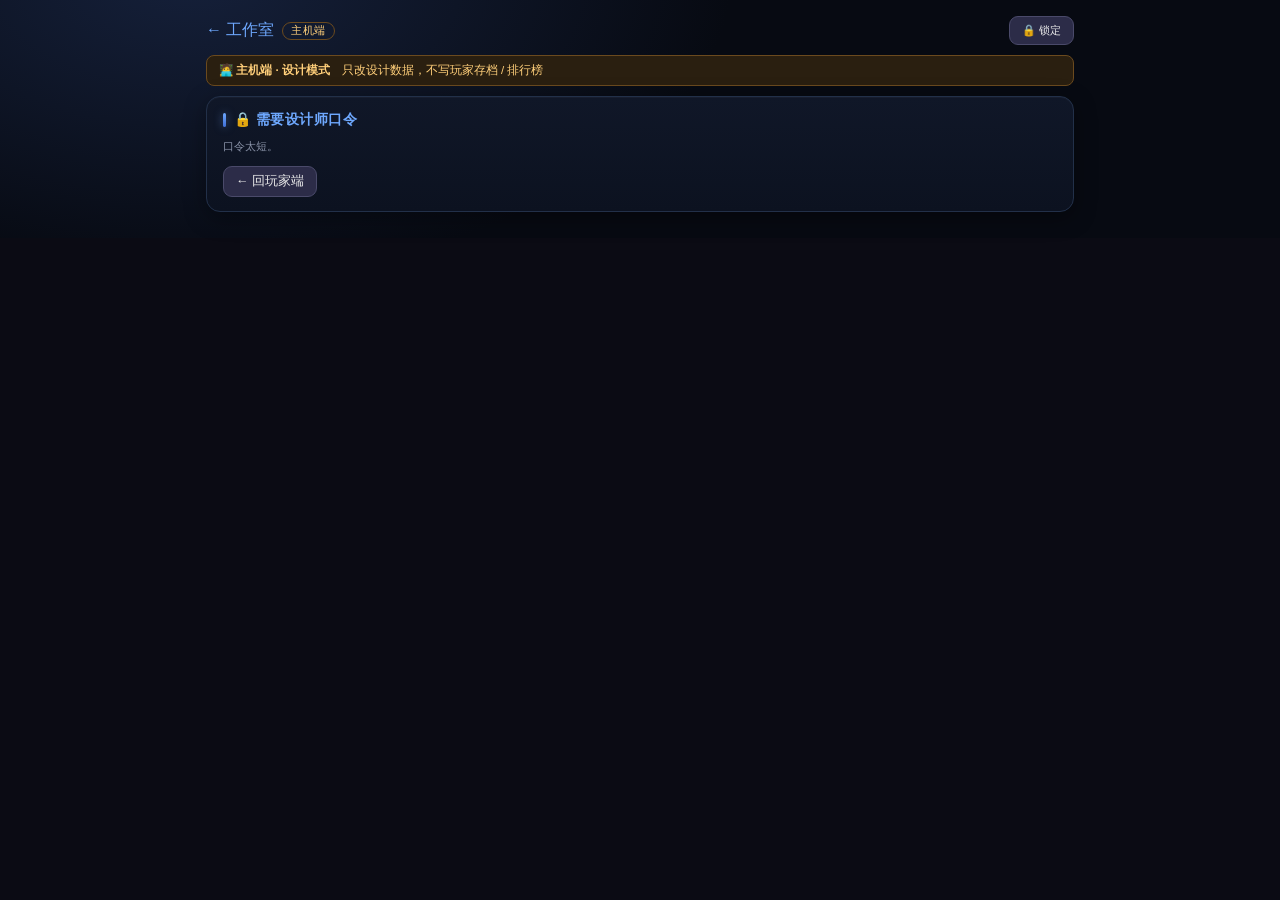
<file: design.html>
﻿<!DOCTYPE html>
<html lang="zh-HK">
<head>
<meta charset="UTF-8">
<meta name="viewport" content="width=device-width, initial-scale=1.0">
<title>闲得慌 · 原创角色设计器（主机端）</title>
<link rel="stylesheet" href="css/app.css?v=e0ed2d33">
<style>
  .ofield{width:100%;background:#0b0e17;border:1px solid #3a2c14;border-radius:8px;color:#f3e6cf;padding:8px;font-family:inherit;font-size:13px;}
  .ofield:focus{outline:none;border-color:#ffb347;}
  .onum{width:70px;height:32px;text-align:center;background:#0b0e17;border:1px solid #3a2c14;border-radius:8px;color:#ffcf7a;font-weight:800;font-size:15px;}
  .ogrid2{display:grid;grid-template-columns:1fr 1fr;gap:10px;}
  .ostat{display:flex;justify-content:space-between;padding:5px 2px;border-bottom:1px dotted #2a2317;font-size:12.5px;}
  .ostat b{color:#ffcf7a;}
  .obadge{display:inline-block;padding:2px 8px;border-radius:20px;font-size:10.5px;border:1px solid #6b4a1e;color:#ffcf7a;}
</style>
</head>
<body>
<div class="wrap">
  <div class="nav"><a href="studio.html">← 工作室</a><span class="tag" style="color:#ffcf7a;border-color:#6b4a1e;">主机端</span>
    <button id="btnLock" style="font-size:11px;margin-left:auto;">🔒 锁定</button></div>
  <div style="background:#2a1f10;border:1px solid #6b4a1e;color:#ffcf7a;padding:7px 12px;border-radius:8px;font-size:11.5px;margin-bottom:10px;">
    🧑‍💻 <b>主机端 · 设计模式</b>　只改设计数据，不写玩家存档 / 排行榜
  </div>
  <div id="view"></div>
</div>

<script type="module">
import { powerOf } from "./js/power.js?v=5f9e4127";
import { pushOriginals, pullOriginals, ORIGINALS } from "./js/originals.js?v=ba87a9d1";

const KEY = "rpg2:designs";
const PWKEY = "rpg2:designpw";
const esc = (s) => String(s == null ? "" : s).replace(/[&<>"']/g, (c) => ({ "&": "&amp;", "<": "&lt;", ">": "&gt;", '"': "&quot;", "'": "&#39;" }[c]));
const $ = (id) => document.getElementById(id);

// 🧬 原创角色统一模板（固定数值 + 加点上限）
const ORIGIN = {
  normal: {
    label: "普通原创", fix: { atk: 72, hp: 600, def: 24, res: 18, spd: 11, critRate: 8, critDmg: 150 },
    basicPoints: 60, basicCap: 60, specPoints: 36, specCap: 36
  },
  rare: {
    label: "稀有原创", fix: { atk: 90, hp: 750, def: 30, res: 22, spd: 12, critRate: 10, critDmg: 160 },
    basicPoints: 80, basicCap: 80, specPoints: 48, specCap: 48
  }
};
const ROLES = ["通用", "守护", "先锋", "游侠", "术士", "辅佐", "首领"];
// 💎 稀有原创专属预设（80 / 48）
const RARE_PRESETS = {
  "暴力输出": { role: "先锋", basic: { hp: 14, atk: 36, def: 14, res: 16 }, spec: { str: 20, int: 2, tech: 20, agi: 6 }, desc: "把全部身家压在伤害上，一轮打死。" },
  "续航高攻": { role: "先锋", basic: { hp: 24, atk: 28, def: 14, res: 14 }, spec: { str: 18, int: 2, tech: 18, agi: 10 }, desc: "高攻还能扛，打持久也不虚。" },
  "高速突击": { role: "游侠", basic: { hp: 18, atk: 28, def: 16, res: 18 }, spec: { str: 10, int: 2, tech: 12, agi: 24 }, desc: "速度拉满，先手接敌。" },
  "极致法伤": { role: "术士", basic: { hp: 14, atk: 10, def: 12, res: 44 }, spec: { str: 1, int: 30, tech: 16, agi: 1 }, desc: "法术一发入魂，脆得也彻底。" },
  "法系双核": { role: "术士", basic: { hp: 16, atk: 16, def: 14, res: 34 }, spec: { str: 4, int: 22, tech: 18, agi: 4 }, desc: "法伤与法抗双高，难缠。" },
  "高法突击": { role: "术士", basic: { hp: 18, atk: 20, def: 12, res: 30 }, spec: { str: 4, int: 20, tech: 14, agi: 10 }, desc: "法伤配上机动，进退自如。" },
  "攻守兼备": { role: "通用", basic: { hp: 22, atk: 22, def: 18, res: 18 }, spec: { str: 14, int: 6, tech: 12, agi: 16 }, desc: "没有短板，什么局都能上。" },
  "高甲高抗": { role: "守护", basic: { hp: 20, atk: 14, def: 24, res: 22 }, spec: { str: 10, int: 10, tech: 10, agi: 18 }, desc: "双抗拉满，磨死对手。" },
  "高伤坦克": { role: "守护", basic: { hp: 28, atk: 22, def: 20, res: 10 }, spec: { str: 18, int: 2, tech: 14, agi: 14 }, desc: "又肉又疼，前排噩梦。" },
  "高伤法坦": { role: "守护", basic: { hp: 26, atk: 16, def: 18, res: 20 }, spec: { str: 8, int: 18, tech: 14, agi: 8 }, desc: "法伤型坦克，越打越硬。" },
  "机动游击": { role: "游侠", basic: { hp: 16, atk: 24, def: 16, res: 24 }, spec: { str: 8, int: 2, tech: 12, agi: 26 }, desc: "打一枪换个地方。" },
  "残忍高狙": { role: "游侠", basic: { hp: 12, atk: 38, def: 10, res: 20 }, spec: { str: 16, int: 4, tech: 24, agi: 4 }, desc: "一箭穿心，专挑后排。" },
  "续航辅助": { role: "辅佐", basic: { hp: 18, atk: 12, def: 14, res: 36 }, spec: { str: 2, int: 24, tech: 16, agi: 6 }, desc: "奶量稳定，队伍不死。" },
  "多动增辅": { role: "辅佐", basic: { hp: 20, atk: 12, def: 16, res: 32 }, spec: { str: 2, int: 18, tech: 8, agi: 20 }, desc: "行动频繁，增益不断。" }
};
const ROLE_PRESETS = {
  "普通原创": { role: "通用", basic: { hp: 15, atk: 15, def: 15, res: 15 }, spec: { str: 9, int: 9, tech: 9, agi: 9 }, desc: "没有特别偏科的原创角色。" },
  "突刺输出": { role: "先锋", basic: { hp: 12, atk: 26, def: 10, res: 12 }, spec: { str: 15, int: 3, tech: 15, agi: 3 }, desc: "高攻突进，一击穿孔。" },
  "可攻可守": { role: "通用", basic: { hp: 16, atk: 17, def: 14, res: 13 }, spec: { str: 10, int: 8, tech: 10, agi: 8 }, desc: "攻守均衡，什么场合都能顶。" },
  "高抗坦伤": { role: "守护", basic: { hp: 24, atk: 10, def: 16, res: 10 }, spec: { str: 8, int: 6, tech: 6, agi: 16 }, desc: "站在最前面替队友挨打。" },
  "高伤狙击": { role: "游侠", basic: { hp: 10, atk: 26, def: 12, res: 12 }, spec: { str: 12, int: 3, tech: 18, agi: 3 }, desc: "远程点杀，一发定生死。" },
  "先手抢攻": { role: "游侠", basic: { hp: 12, atk: 20, def: 14, res: 14 }, spec: { str: 6, int: 2, tech: 10, agi: 18 }, desc: "速度压人，先动手再说话。" },
  "持续法输": { role: "术士", basic: { hp: 12, atk: 12, def: 12, res: 24 }, spec: { str: 3, int: 16, tech: 14, agi: 3 }, desc: "法伤持续铺场，越打越疼。" },
  "爆发法术": { role: "术士", basic: { hp: 10, atk: 14, def: 10, res: 26 }, spec: { str: 2, int: 20, tech: 12, agi: 2 }, desc: "一轮技能打空全场。" },
  "治疗增益": { role: "辅佐", basic: { hp: 14, atk: 10, def: 12, res: 24 }, spec: { str: 2, int: 14, tech: 10, agi: 10 }, desc: "奶量与增益，队伍的续航核心。" }
};

async function sha(s) {
  const buf = await crypto.subtle.digest("SHA-256", new TextEncoder().encode("xd2|" + s));
  return [...new Uint8Array(buf)].map((b) => b.toString(16).padStart(2, "0")).join("");
}
function deny(msg) {
  $("view").innerHTML = '<div class="card"><div class="card-title">🔒 需要设计师口令</div><div class="hint">' + esc(msg) + '</div>' +
    '<div style="margin-top:10px;"><a href="index.html"><button>← 回玩家端</button></a></div></div>';
}
async function gate() {
  const stored = localStorage.getItem(PWKEY);
  if (stored && localStorage.getItem("rpg2:designok") === stored) { localStorage.setItem("rpg2:host", "1"); return true; }
  if (!stored) {
    const p1 = prompt("首次使用：设置设计师口令（4 位以上）");
    if (!p1 || p1.length < 4) { deny("口令太短。"); return false; }
    const h = await sha(p1);
    localStorage.setItem(PWKEY, h); localStorage.setItem("rpg2:designok", h); localStorage.setItem("rpg2:host", "1");
    alert("口令已设置，这台设备已记住。");
    return true;
  }
  for (let i = 0; i < 3; i++) {
    const p = prompt("请输入设计师口令（第 " + (i + 1) + " 次）");
    if (p == null) { deny("已取消。"); return false; }
    if ((await sha(p)) === stored) { localStorage.setItem("rpg2:designok", stored); localStorage.setItem("rpg2:host", "1"); return true; }
  }
  deny("口令错误 3 次。");
  return false;
}

const loadAll = () => { try { return JSON.parse(localStorage.getItem(KEY) || "[]"); } catch (e) { return []; } };
const saveAll = (l) => localStorage.setItem(KEY, JSON.stringify(l));
const GEAR_SLOTS = ["weapon", "armor", "armor2", "accessory"];
const GEAR_LABEL = { weapon: "武器", armor: "上装", armor2: "下装", accessory: "饰品" };
const blankGear = () => {
  const o = {};
  GEAR_SLOTS.forEach((k) => { o[k] = { name: "", atk: 0, hp: 0, def: 0, res: 0, spd: 0, critRate: 0 }; });
  return o;
};
const blank = () => ({
  id: "d" + Date.now().toString(36), rare: false, camp: "enemy",
  name: "", title: "", role: "通用", desc: "", gear: "", notes: "",
  gearObj: blankGear(),
  basic: { hp: 15, atk: 15, def: 15, res: 15 },
  spec: { str: 9, int: 9, tech: 9, agi: 9 }
});
let editing = null;

const sum = (o) => Object.values(o).reduce((a, b) => a + (Number(b) || 0), 0);

// 最终面板：固定值 + 四维%（每点 5%）+ 专精换算
function calc(d) {
  const T = ORIGIN[d.rare ? "rare" : "normal"];
  const f = T.fix;
  const b = d.basic, s = d.spec;
  const pct = (n) => 1 + (Number(n) || 0) * 5 / 100;
  const atk0 = (f.atk + (s.str || 0) * 2 + (s.int || 0) * 2 + (s.tech || 0) * 2) * pct(b.atk);
  const hp0 = f.hp * pct(b.hp);
  const def0 = f.def * pct(b.def);
  const res0 = f.res * pct(b.res);
  const spd0 = f.spd + (s.agi || 0) * 0.6;
  // 🗡 专属装备加成
  const g = d.gearObj || {};
  const gs = { atk: 0, hp: 0, def: 0, res: 0, spd: 0, critRate: 0 };
  GEAR_SLOTS.forEach((k) => {
    const it = g[k] || {};
    Object.keys(gs).forEach((key) => { gs[key] += Number(it[key]) || 0; });
  });
  const atk = atk0 + gs.atk, hp = hp0 + gs.hp, def = def0 + gs.def, res = res0 + gs.res, spd = spd0 + gs.spd;
  const critRate = f.critRate + gs.critRate;
  const power = powerOf({ atk, hp, def, res, spd, critRate, critDmg: f.critDmg });
  return { atk, hp, def, res, spd, critRate, critDmg: f.critDmg, power, T, gs };
}

function preview(d) {
  const r = calc(d);
  const line = (k, v) => '<div class="ostat"><span>' + k + '</span><b>' + v + '</b></div>';
  return '<div class="card"><div class="card-title" style="color:#ffb347;">最终面板预览</div>' +
    '<div style="font-size:18px;font-weight:800;margin-bottom:2px;">' + esc(d.name || "（未命名）") +
      (d.title ? ' <span class="obadge">' + esc(d.title) + '</span>' : '') + '</div>' +
    '<div class="hint">' + esc(r.T.label) + ' · ' + esc(d.role) + '</div>' +
    (d.desc ? '<div class="hint" style="margin-top:6px;color:#c9bda3;line-height:1.7;">' + esc(d.desc) + '</div>' : '') +
    '<div class="ostat" style="margin-top:8px;"><span>战力</span><b style="color:#ffb347;font-size:16px;">' + r.power + '</b></div>' +
    line("攻击", Math.round(r.atk)) + line("生命", Math.round(r.hp)) + line("防御", Math.round(r.def)) +
    line("法抗", Math.round(r.res)) + line("速度", Math.round(r.spd * 10) / 10) +
    line("暴击率", r.critRate + "%") + line("暴击伤害", r.critDmg + "%") +
    (d.gear ? '<div class="hint" style="margin-top:8px;white-space:pre-wrap;">装备：' + esc(d.gear) + '</div>' : '') +
    '</div>';
}

function form(d) {
  const T = ORIGIN[d.rare ? "rare" : "normal"];
  const bLeft = T.basicPoints - sum(d.basic);
  const sLeft = T.specPoints - sum(d.spec);
  const bNum = (k) => '<input class="onum" type="number" min="0" max="' + T.basicCap + '" value="' + (d.basic[k] || 0) + '" data-basic="' + k + '">';
  const sNum = (k) => '<input class="onum" type="number" min="0" max="' + T.specCap + '" value="' + (d.spec[k] || 0) + '" data-spec="' + k + '">';
  return '<div class="card"><div class="card-title" style="color:#ffb347;">原创角色 · 设定</div>' +
    '<div class="ogrid2">' +
      '<div><div class="hint">名字</div><input class="ofield" id="fName" maxlength="16" value="' + esc(d.name) + '" placeholder="例如：灰烬"></div>' +
      '<div><div class="hint">称号</div><input class="ofield" id="fTitle" maxlength="20" value="' + esc(d.title) + '" placeholder="例如：不眠的守夜人"></div>' +
    '</div>' +
    '<div class="ogrid2" style="margin-top:10px;">' +
      '<div><div class="hint">定位预设</div><select class="ofield" id="fPreset">' +
        '<option value="">— 选择后自动分配加点 —</option>' +
        Object.keys(d.rare ? RARE_PRESETS : ROLE_PRESETS).map((k) => '<option value="' + esc(k) + '">' + esc(k) + '</option>').join("") +
      '</select></div>' +
      '<div><div class="hint">稀有度模板</div><select class="ofield" id="fRare">' +
        '<option value="0"' + (!d.rare ? " selected" : "") + '>普通原创（固定值较低 / 加点 60+36）</option>' +
        '<option value="1"' + (d.rare ? " selected" : "") + '>稀有原创（固定值更高 / 加点 80+48）</option>' +
      '</select></div>' +
    '</div>' +
    '<div style="margin-top:10px;"><div class="hint">描述</div><textarea class="ofield" id="fDesc" rows="3" placeholder="性格、来历、战斗风格…">' + esc(d.desc) + '</textarea></div>' +

    '<div class="card-title" style="margin-top:14px;color:#ffb347;">① 固定数值（所有' + esc(T.label) + '统一，比玩家略高）</div>' +
    '<div class="ostat"><span>攻击</span><b>' + T.fix.atk + '</b></div>' +
    '<div class="ostat"><span>生命</span><b>' + T.fix.hp + '</b></div>' +
    '<div class="ostat"><span>防御</span><b>' + T.fix.def + '</b></div>' +
    '<div class="ostat"><span>法抗</span><b>' + T.fix.res + '</b></div>' +
    '<div class="ostat"><span>速度</span><b>' + T.fix.spd + '</b></div>' +
    '<div class="ostat"><span>暴击率 / 暴伤</span><b>' + T.fix.critRate + '% / ' + T.fix.critDmg + '%</b></div>' +

    '<div class="card-title" style="margin-top:14px;color:#ffb347;">② 基础四维（' + sum(d.basic) + '/' + T.basicPoints + '，单项上限 ' + T.basicCap + '）</div>' +
    '<div class="hint">每点 +5% 对应属性。剩余 <b style="color:' + (bLeft > 0 ? "#ffcf7a" : "#7ee787") + ';">' + bLeft + '</b> 点</div>' +
    '<div class="ogrid2" style="margin-top:6px;">' +
      '<div class="ostat"><span>生命</span>' + bNum("hp") + '</div>' +
      '<div class="ostat"><span>攻击</span>' + bNum("atk") + '</div>' +
      '<div class="ostat"><span>防御</span>' + bNum("def") + '</div>' +
      '<div class="ostat"><span>法抗</span>' + bNum("res") + '</div>' +
    '</div>' +

    '<div class="card-title" style="margin-top:14px;color:#ffb347;">③ 专精四项（' + sum(d.spec) + '/' + T.specPoints + '，单项上限 ' + T.specCap + '）</div>' +
    '<div class="hint">力量/智力/技巧 每点 +2 攻击，敏捷每点 +0.6 速度。剩余 <b style="color:' + (sLeft > 0 ? "#ffcf7a" : "#7ee787") + ';">' + sLeft + '</b> 点</div>' +
    '<div class="ogrid2" style="margin-top:6px;">' +
      '<div class="ostat"><span>力量</span>' + sNum("str") + '</div>' +
      '<div class="ostat"><span>智力</span>' + sNum("int") + '</div>' +
      '<div class="ostat"><span>技巧</span>' + sNum("tech") + '</div>' +
      '<div class="ostat"><span>敏捷</span>' + sNum("agi") + '</div>' +
    '</div>' +

    '<div class="card-title" style="margin-top:14px;color:#ffb347;">④ 专属装备</div>' +
    '<div class="hint">装备由主机与开发者定稿后写入数据（不在设计器里填）。</div>' +

    '<div style="margin-top:12px;"><div class="hint">备注（弱点、想加的机制）</div>' +
    '<textarea class="ofield" id="fNotes" rows="2">' + esc(d.notes) + '</textarea></div>' +

    '<div style="display:flex;gap:8px;flex-wrap:wrap;margin-top:12px;">' +
      '<button id="btnSave" style="border-color:#7ee787;color:#7ee787;">💾 保存设计</button>' +
      '<button id="btnReset">🆕 清空重填</button>' +
      '<button id="btnExport">📤 导出 JSON</button>' +
      '<button id="btnImport">📥 导入 JSON</button>' +
      '<button id="btnGame" style="border-color:#ffb347;color:#ffb347;">📦 导出游戏数据</button>' +
      '<button id="btnCloud" style="border-color:#6ea8fe;color:#6ea8fe;">☁️ 发布到云端</button>' +
      '<button id="btnCloudPull">☁️ 从云端拉取</button>' +
    '</div></div>';
}

function listHtml(list) {
  if (!list.length) return '<div class="card"><div class="card-title" style="color:#ffb347;">已保存的设计（0）</div><div class="hint">还没有，填好点「保存设计」。</div></div>';
  return '<div class="card"><div class="card-title" style="color:#ffb347;">已保存的设计（' + list.length + '）</div>' +
    list.map((d) => {
      const T = ORIGIN[d.rare ? "rare" : "normal"];
      return '<div class="row"><span class="k">' + esc(d.name || "未命名") +
        ' <span class="hint">' + esc(T.label) + ' · ' + esc(d.role) + (d.title ? " · " + esc(d.title) : "") + '</span>' +
        '<div class="hint">' + esc((d.desc || d.gear || "").slice(0, 40)) + '</div></span>' +
        '<span class="v"><button data-load="' + d.id + '">编辑</button> ' +
        '<button data-del="' + d.id + '" style="border-color:#ff9b9b;color:#ff9b9b;">删除</button></span></div>';
    }).join("") + '</div>';
}

function render() {
  const list = loadAll();
  if (!editing) editing = list[0] || blank();
  $("view").innerHTML =
    '<div class="hint" style="margin-bottom:8px;">原创角色<strong>不写玩家存档</strong>，只存本机；装备为自由填写，不走预设。导出 JSON 可转成游戏内容。</div>' +
    form(editing) + preview(editing) + listHtml(list);
  bind();
}

function bind() {
  const d = editing;
  const T = ORIGIN[d.rare ? "rare" : "normal"];
  $("fName").oninput = () => { d.name = $("fName").value; };
  $("fTitle").oninput = () => { d.title = $("fTitle").value; };
  if ($("fRole")) $("fRole").onchange = () => { d.role = $("fRole").value; };
  // 🎯 定位预设：按当前品质模板缩放加点
  if ($("fPreset")) $("fPreset").onchange = () => {
    const table = d.rare ? RARE_PRESETS : ROLE_PRESETS;
    const p = table[$("fPreset").value];
    if (!p) return;
    const fb = T.basicPoints / (d.rare ? 80 : 60), fs = T.specPoints / (d.rare ? 48 : 36);
    const scale = (obj, k, keys) => {
      const o = {};
      keys.forEach((key) => { o[key] = Math.max(0, Math.round((obj[key] || 0) * k)); });
      return o;
    };
    const bk = ["hp", "atk", "def", "res"], sk = ["str", "int", "tech", "agi"];
    d.basic = scale(p.basic, fb, bk);
    d.spec = scale(p.spec, fs, sk);
    // 补齐/扣除差值，保证总和精确
    const fix = (obj, keys, total, cap) => {
      let diff = total - keys.reduce((s2, k) => s2 + (obj[k] || 0), 0);
      if (diff !== 0) obj[keys[0]] = Math.max(0, Math.min(cap, (obj[keys[0]] || 0) + diff));
    };
    fix(d.basic, bk, T.basicPoints, T.basicCap);
    fix(d.spec, sk, T.specPoints, T.specCap);
    d.role = p.role;
    if (!d.desc) d.desc = p.desc;
    render();
  };
  if ($("fCamp")) $("fCamp").onchange = () => { d.camp = $("fCamp").value; render(); };
  $("fRare").onchange = () => {
    d.rare = $("fRare").value === "1";
    // 换档时按新模板重置加点，避免超出新上限
    d.basic = d.rare ? { hp: 20, atk: 20, def: 20, res: 20 } : { hp: 15, atk: 15, def: 15, res: 15 };
    d.spec = d.rare ? { str: 12, int: 12, tech: 12, agi: 12 } : { str: 9, int: 9, tech: 9, agi: 9 };
    render();
  };
  $("fDesc").oninput = () => { d.desc = $("fDesc").value; };
  // 🗡 专属装备 4 格
  const gearText = (obj) => GEAR_SLOTS.map((s) => {
    const it = (obj || {})[s] || {};
    if (!it.name) return "";
    const parts = [];
    if (it.atk) parts.push("攻击 +" + it.atk);
    if (it.hp) parts.push("生命 +" + it.hp);
    if (it.def) parts.push("防御 +" + it.def);
    if (it.res) parts.push("法抗 +" + it.res);
    if (it.spd) parts.push("速度 +" + it.spd);
    if (it.critRate) parts.push("暴击 +" + it.critRate + "%");
    return it.name + (parts.length ? " — " + parts.join(" · ") : "");
  }).filter(Boolean).join("\n");
  document.querySelectorAll("[data-gslot]").forEach((inp) => inp.onchange = () => {
    const s = inp.dataset.gslot, k = inp.dataset.gkey;
    d.gearObj = d.gearObj || blankGear();
    d.gearObj[s] = d.gearObj[s] || {};
    d.gearObj[s][k] = Math.max(0, Number(inp.value) || 0);
    d.gear = gearText(d.gearObj);
    render();
  });
  GEAR_SLOTS.forEach((s) => {
    const el = $("gname_" + s);
    if (el) el.onchange = () => {
      d.gearObj = d.gearObj || blankGear();
      d.gearObj[s] = d.gearObj[s] || {};
      d.gearObj[s].name = el.value;
      d.gear = gearText(d.gearObj);
    };
  });
  $("fNotes").oninput = () => { d.notes = $("fNotes").value; };
  document.querySelectorAll("[data-basic]").forEach((inp) => {
    inp.onchange = () => {
      const k = inp.dataset.basic;
      let v = Math.floor(Number(inp.value) || 0);
      v = Math.max(0, Math.min(T.basicCap, v));
      v = Math.min(v, T.basicPoints - (sum(d.basic) - d.basic[k]));
      d.basic[k] = v; render();
    };
  });
  document.querySelectorAll("[data-spec]").forEach((inp) => {
    inp.onchange = () => {
      const k = inp.dataset.spec;
      let v = Math.floor(Number(inp.value) || 0);
      v = Math.max(0, Math.min(T.specCap, v));
      v = Math.min(v, T.specPoints - (sum(d.spec) - d.spec[k]));
      d.spec[k] = v; render();
    };
  });
  $("btnSave").onclick = () => {
    if (!d.name.trim()) return alert("先填名字");
    const list = loadAll();
    const i = list.findIndex((x) => x.id === d.id);
    if (i >= 0) list[i] = JSON.parse(JSON.stringify(d)); else list.push(JSON.parse(JSON.stringify(d)));
    saveAll(list); alert("已保存：" + d.name); render();
  };
  $("btnReset").onclick = () => { editing = blank(); render(); };
  const buildGameData = () => {
    const list = loadAll();
    return list.map((x) => {
      const r = calc(x);
      return {
        id: x.id, name: x.name || "未命名", title: x.title || "", role: x.role || "通用",
        rare: !!x.rare, camp: x.camp || "enemy", desc: x.desc || "", gear: x.gear || "", notes: x.notes || "",
    gearObj: x.gearObj || blankGear(),
        gearObj: x.gearObj || blankGear(),
        basic: x.basic, spec: x.spec,
        stats: {
          atk: Math.round(r.atk), hp: Math.round(r.hp), def: Math.round(r.def), res: Math.round(r.res),
          spd: Math.round(r.spd * 10) / 10, critRate: r.critRate, critDmg: r.critDmg, power: r.power
        }
      };
    });
  };
  $("btnGame").onclick = () => {
    const data = buildGameData();
    if (!data.length) return alert("先保存至少一个设计");
    const text = "export const ORIGINALS = " + JSON.stringify(data, null, 2) + ";";
    const w = window.open("", "_blank");
    if (w) { w.document.write("<pre style='white-space:pre-wrap;font:12px/1.5 monospace;'>" + esc(text) + "</pre>"); return; }
    prompt("复制下面的游戏数据：", text);
  };
  // ☁️ 发布到云端（全玩家生效，不用重新部署）
  $("btnCloud").onclick = async () => {
    const data = buildGameData();
    if (!data.length) return alert("先保存至少一个设计");
    if (!confirm("发布 " + data.length + " 个原创角色到云端？所有玩家都会看到。")) return;
    try { await pushOriginals(data); alert("✅ 已发布 " + data.length + " 个原创角色"); }
    catch (e) { alert("发布失败：" + (e && e.message || e)); }
  };
  $("btnCloudPull").onclick = async () => {
    try { await pullOriginals(); alert("已从云端拉取 " + ORIGINALS.length + " 个原创角色"); }
    catch (e) { alert("拉取失败：" + (e && e.message || e)); }
  };
  $("btnExport").onclick = () => {
    const data = JSON.stringify(loadAll(), null, 2);
    const w = window.open("", "_blank");
    if (w) { w.document.write("<pre style='white-space:pre-wrap;font:12px/1.5 monospace;'>" + esc(data) + "</pre>"); return; }
    prompt("复制 JSON：", data);
  };
  $("btnImport").onclick = () => {
    const raw = prompt("粘贴之前导出的 JSON：");
    if (!raw) return;
    try {
      const arr = JSON.parse(raw);
      if (!Array.isArray(arr)) throw new Error("不是数组");
      saveAll(arr); editing = arr[0] || blank(); render(); alert("导入成功：" + arr.length + " 个");
    } catch (e) { alert("导入失败：" + e.message); }
  };
  document.querySelectorAll("[data-load]").forEach((b) => b.onclick = () => {
    const d2 = loadAll().find((x) => x.id === b.dataset.load);
    if (d2) { editing = JSON.parse(JSON.stringify(d2)); render(); }
  });
  document.querySelectorAll("[data-del]").forEach((b) => b.onclick = () => {
    if (!confirm("删除这个设计？")) return;
    saveAll(loadAll().filter((x) => x.id !== b.dataset.del));
    editing = blank(); render();
  });
  $("btnLock") && ($("btnLock").onclick = () => {
    if (!confirm("锁定？下次需要重新输入口令。")) return;
    localStorage.removeItem("rpg2:designok"); localStorage.removeItem("rpg2:host"); location.reload();
  });
}

if (await gate()) render();
</script>
</body>
</html>
</file>
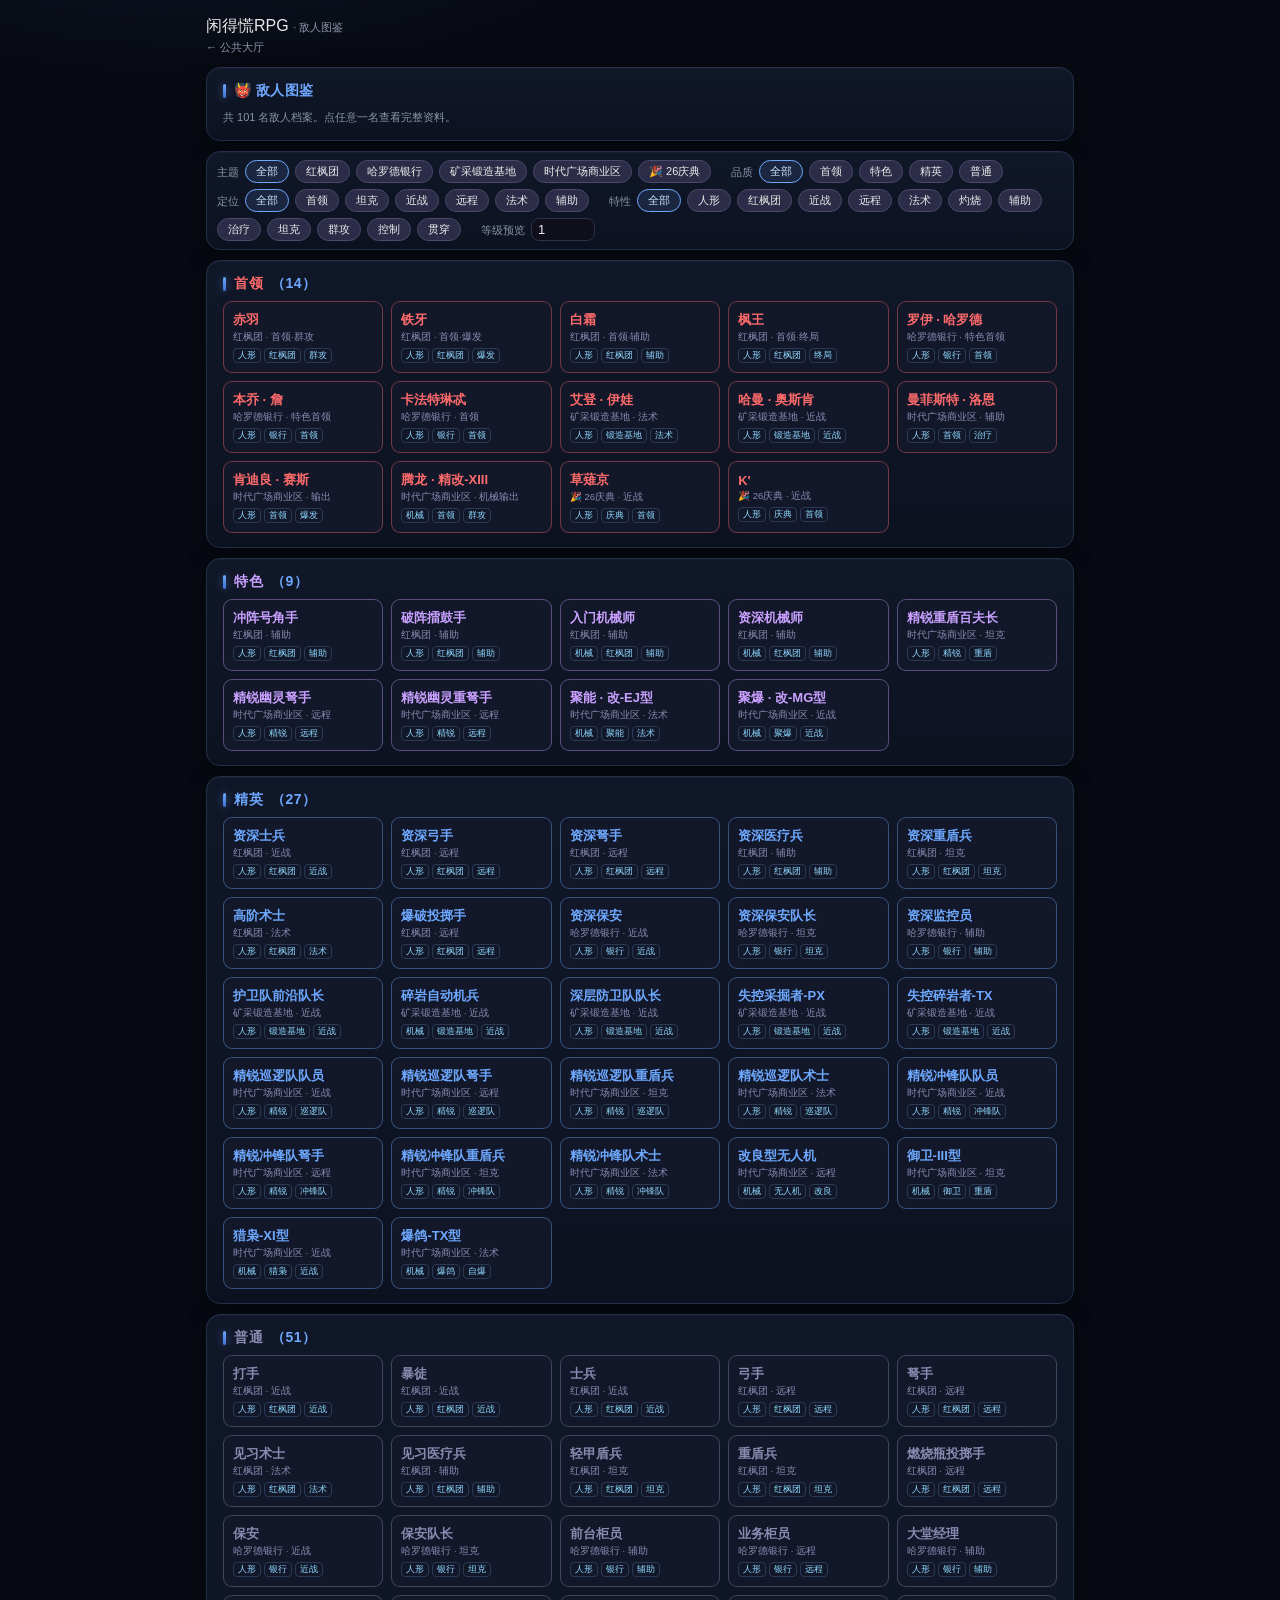
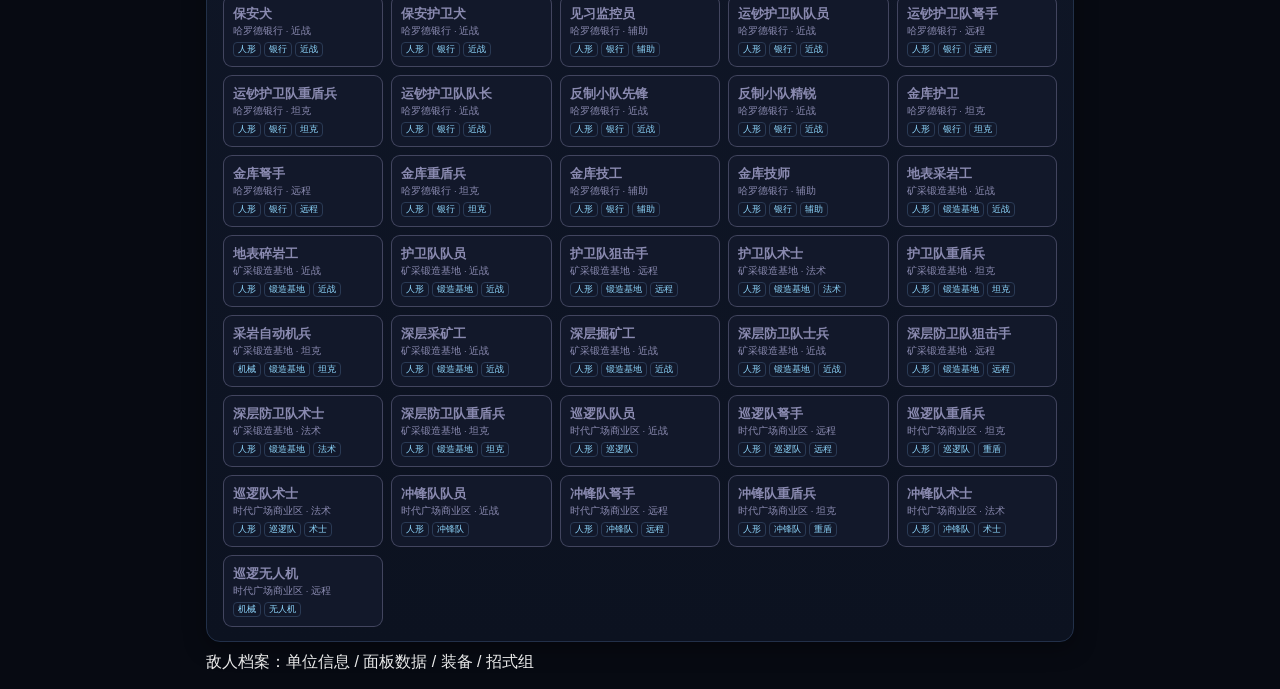
<file: enemy.html>
﻿<!doctype html>
<html lang="zh-CN">
<head>
<meta charset="utf-8">
<meta name="viewport" content="width=device-width, initial-scale=1">
<title>敌人图鉴 · 闲得慌RPG</title>
<link rel="stylesheet" href="css/app.css?v=e0ed2d33">
</head>
<body>
<div class="wrap">
  <div class="top">
    <div class="brand"><span class="dot"></span> 闲得慌RPG <span class="hint">· 敌人图鉴</span></div>
    <a class="hint" href="index.html">← 返回首页</a>
  </div>
  <div id="view"></div>
  <div class="foot">敌人档案：单位信息 / 面板数据 / 装备 / 招式组</div>
</div>
<script type="module">
import { ENEMIES, enemyAt, enemyPower } from "./js/enemies.js?v=7f1d6ed0";
import { DUNGEONS } from "./js/data.js?v=dbf4b773";

const RARITY_COLOR = { normal: "#8a8ab0", elite: "#6ea8fe", special: "#c9a0ff", boss: "#ff6b6b" };
const TIER_NAME = { boss: "首领", special: "特色", elite: "精英", normal: "普通" };
const TIER_ORDER = ["boss", "special", "elite", "normal"];
const esc = (s) => String(s == null ? "" : s).replace(/[&<>"']/g, (c) => ({ "&": "&amp;", "<": "&lt;", ">": "&gt;", '"': "&quot;", "'": "&#39;" }[c]));
const fmt = (n) => Number(n || 0).toLocaleString("zh-CN");
const card = (title, body) => '<div class="card"><div class="card-title">' + title + '</div>' + body + '</div>';

let lv = 1;

function detail(id, atLv) {
  const e0 = ENEMIES.find((x) => x.id === id);
  if (!e0) return;
  const showLv = atLv || lv;
  const e = showLv === 1
    ? { id: e0.id, name: e0.name, camp: e0.camp, role: e0.role, desc: e0.desc, tier: e0.tier, tags: e0.tags, stats: Object.assign({}, e0.stats, { critRate: e0.critRate != null ? e0.critRate : (e0.stats.critRate || 5), critDmg: e0.critDmg != null ? e0.critDmg : (e0.stats.critDmg || 150) }), skills: e0.skills, equip: e0.equip, lv: 1 }
    : enemyAt(id, showLv);
  const tint = RARITY_COLOR[e0.tier] || "#8a8ab0";
  const s = e.stats;
  const r = (k, v) => '<div style="display:flex;justify-content:space-between;align-items:baseline;gap:10px;padding:6px 9px;border-bottom:1px solid #1a2438;">' +
    '<span class="hint">' + k + '</span><span style="font-weight:600;color:#dbe4f3;font-size:13px;">' + v + '</span></div>';
  const sec = (t) => '<div style="font-size:11px;color:#8fd8ff;font-weight:700;letter-spacing:1px;margin:12px 0 5px;">' + t + '</div>';
  const panel = (inner) => '<div style="background:#0d1322;border:1px solid #1c2740;border-radius:10px;overflow:hidden;">' + inner + '</div>';
  const skRow = (sk) => '<div style="padding:6px 9px;border-bottom:1px solid #1a2438;">' +
    '<div style="display:flex;justify-content:space-between;gap:8px;"><b style="font-size:13px;color:#dbe4f3;">' + esc(sk.name) + '</b>' +
    '<span style="font-size:10.5px;color:#8fd8ff;">' + (sk.mult ? (() => {
      const n = Math.max(1, Number(sk.hits) || 1);
      if (n <= 1) return sk.mult + "%";
      const w = Array.isArray(sk.segWeights) && sk.segWeights.length === n ? sk.segWeights : Array.from({ length: n }, (_, i) => 0.85 + (0.3 * i) / Math.max(1, n - 1));
      const total = sk.mult * n, sum = w.reduce((a, b) => a + b, 0) || 1;
      return w.map((x) => Math.round(total * x / sum) + "%").join(" + ") + "（共 " + total + "%）";
    })() : "") +
    (sk.kind === "ult" ? ' · 怒气100' : (sk.cd ? ' · CD' + sk.cd : "")) +
    (sk.kind === "ult" ? "" : ' · ⚡回怒 +' + (sk.rage == null ? (sk.kind === "skill" ? 15 : 20) : sk.rage)) + '</span></div>' +
    '<div class="hint" style="margin-top:1px;font-size:10px;color:#7f8aa8;">' +
    ({ single: "单体", row: "整排", col: "整列", cross: "十字", all: "全体" }[sk.shape] || "单体") +
    ' · ' + (Number(sk.hits) || 1) + ' 段 · ' + (sk.dmgType === "spell" ? "法术" : "物理") + '</div>' +
    '<div class="hint" style="margin-top:2px;">' + esc(sk.desc || "") +
    ((() => {
      const fx = [];
      if (sk.aoe) fx.push("群攻");
      if (sk.row) fx.push("贯穿整排");
      if (sk.stun) fx.push("眩晕 " + sk.stun + "%");
      if (sk.silence) fx.push("沉默 " + sk.silence + "%");
      if (sk.burn) fx.push("灼烧 " + sk.burn + "%");
      if (sk.drain) fx.push("吸血 " + sk.drain + "%");
      if (sk.heal) fx.push("治疗 " + sk.heal + "%");
      if (sk.shield) fx.push("护盾 " + sk.shield + "%");
      if (sk.summon) fx.push("召唤");
      if (sk.buff) fx.push("增益 " + Object.keys(sk.buff).map((k) => k.replace("Pct", "%")).join("/"));
      return fx.length ? '<span class="tag" style="margin-left:6px;color:#ffb347;border-color:#ffb347;">' + fx.join(" · ") + '</span>' : "";
    })()) + '</div></div>';

  const ov = document.createElement("div");
  ov.style.cssText = "position:fixed;inset:0;background:rgba(5,8,16,.88);display:flex;align-items:center;justify-content:center;z-index:999;padding:16px;";
  ov.innerHTML = '<div class="card" style="max-width:480px;width:100%;max-height:88vh;overflow:auto;border:1px solid ' + tint + '66;">' +
    '<div style="display:flex;align-items:center;gap:8px;">' +
      '<div style="font-size:21px;font-weight:800;color:' + tint + ';">' + esc(e.name) + '</div>' +
      '<span class="tag" style="border-color:' + tint + ';color:' + tint + ';">' + (TIER_NAME[e0.tier] || "") + '</span>' +
      '<span style="margin-left:auto;display:inline-flex;align-items:center;gap:5px;background:linear-gradient(135deg,#1c2740,#101827);border:1px solid #ffd66655;border-radius:20px;padding:3px 11px;font-size:11px;color:#ffd666;">⚔️ 战力 <b style="font-size:13px;">' + fmt(enemyPower(e)) + '</b></span></div>' +
    '<div class="hint" style="margin:3px 0 2px;">' + esc(e.camp) + ' · ' + esc(e.role) + ' · Lv' + e.lv + '</div>' +
    '<div style="display:flex;gap:3px;flex-wrap:wrap;margin:4px 0;">' + (e0.tags || []).map((t) =>
      '<span style="font-size:10px;color:#8fd8ff;border:1px solid #2a3a55;border-radius:5px;padding:1px 6px;">' + esc(t) + '</span>').join("") + '</div>' +
    (appearOf(e0.id).length ? '<div class="hint" style="margin-bottom:4px;">📅 出现关卡：' + esc(appearOf(e0.id).join("、")) + '</div>' : "") +
    (e.desc ? '<div class="hint" style="margin:8px 0;line-height:1.7;color:#9fb0c8;">' + esc(e.desc) + '</div>' : "") +
    sec("① 面板数据") +
    panel(r("攻击", fmt(s.atk)) + r("生命", fmt(s.hp)) + r("防御", fmt(s.def)) + r("法抗", fmt(s.res)) +
      r("速度", s.spd) + r("暴击率", s.critRate + "%") + r("暴击伤害", s.critDmg + "%") +
      r("回怒（普攻/技能）", (() => {
      const sk = e.skills || [];
      const n = (sk.find((x) => x.kind === "normal") || {}).rage;
      const s2 = (sk.find((x) => x.kind === "skill") || {}).rage;
      return "+" + (n == null ? 20 : n) + " / +" + (s2 == null ? "—" : s2);
    })())) +
    sec("② 装备") +
    panel(r("武器", esc(e.equip.weapon)) + r("上装", esc(e.equip.armor)) + r("下装", esc(e.equip.armor2)) + r("饰品", esc(e.equip.accessory))) +
    sec("③ 招式组") +
    panel((e.skills || []).map(skRow).join("") || '<div class="hint" style="padding:8px 9px;">没有招式</div>') +
    '<div style="display:flex;align-items:center;gap:6px;margin-top:10px;">' +
      '<span class="hint">等级预览</span>' +
      '<input id="dLv" type="number" min="1" max="100" value="' + showLv + '" style="width:66px;padding:3px 6px;">' +
      '<span class="hint">Lv1~100</span>' +
      '<button id="ecClose" style="margin-left:auto;">关闭</button></div></div>';
  document.body.appendChild(ov);
  ov.querySelector("#ecClose").onclick = () => ov.remove();
  const lvIn = ov.querySelector("#dLv");
  if (lvIn) lvIn.onchange = () => { ov.remove(); detail(id, Math.max(1, Math.min(100, Number(lvIn.value) || 1))); };
  ov.onclick = (ev) => { if (ev.target === ov) ov.remove(); };
}

const roleTag = (e) => {
  const r = e.role || "";
  if (r.indexOf("首领") >= 0) return "boss";
  if (r.indexOf("坦克") >= 0) return "tank";
  if (r.indexOf("远程") >= 0) return "ranged";
  if (r.indexOf("法术") >= 0) return "spell";
  if (r.indexOf("辅助") >= 0) return "support";
  return "melee";
};
const ROLE_NAME = { boss: "首领", tank: "坦克", melee: "近战", ranged: "远程", spell: "法术", support: "辅助" };
const F = (window.__ef = window.__ef || { tier: "all", role: "all", theme: "all", tag: "all" });
// 出现关卡
const appearOf = (id) => DUNGEONS.flatMap((d) => d.stages.filter((s) => (s.enemies || []).indexOf(id) >= 0).map((s) => s.name.split(" · ")[0]));
// 所有主题（阵营）
const THEMES = Array.from(new Set(ENEMIES.map((e) => e.faction || e.camp)));
const THEME_LABEL = { "26 庆典": "🎉 26庆典" };
// 所有特性标签
const TAGS = Array.from(new Set(ENEMIES.flatMap((e) => e.tags || []))).slice(0, 12);
const chip = (type, val, label) => {
  const on = F[type] === val;
  return '<button data-f="' + type + ':' + val + '" style="font-size:11px;padding:3px 10px;border-radius:20px;' +
    (on ? 'border-color:#6ea8fe;color:#cfe6ff;background:#1b2740;' : '') + '">' + label + '</button>';
};

function render() {
  const bar = '<div class="card" style="padding:8px 10px;"><div style="display:flex;gap:6px;flex-wrap:wrap;align-items:center;">' +
    '<span class="hint">主题</span>' + chip("theme", "all", "全部") +
    THEMES.map((t) => chip("theme", t, THEME_LABEL[t] || t)).join("") +
    '<span style="width:8px;"></span><span class="hint">品质</span>' + chip("tier", "all", "全部") +
    TIER_ORDER.map((t) => chip("tier", t, TIER_NAME[t])).join("") +
    '</div><div style="display:flex;gap:6px;flex-wrap:wrap;align-items:center;margin-top:6px;">' +
    '<span class="hint">定位</span>' + chip("role", "all", "全部") +
    ["boss", "tank", "melee", "ranged", "spell", "support"].map((k) => chip("role", k, ROLE_NAME[k])).join("") +
    '<span style="width:8px;"></span><span class="hint">特性</span>' + chip("tag", "all", "全部") +
    TAGS.map((t) => chip("tag", t, t)).join("") +
    '<span style="width:8px;"></span><span class="hint">等级预览</span>' +
    '<input id="lvIn" type="number" min="1" max="100" value="' + lv + '" style="width:64px;padding:3px 6px;">' +
    '</div></div>';

  const groups = TIER_ORDER.map((t) => {
    const list = ENEMIES.filter((e) => e.tier === t)
      .filter((e) => F.tier === "all" || e.tier === F.tier)
      .filter((e) => F.role === "all" || roleTag(e) === F.role)
      .filter((e) => F.theme === "all" || (e.faction || e.camp) === F.theme)
      .filter((e) => F.tag === "all" || (e.tags || []).indexOf(F.tag) >= 0);
    return { t, list };
  }).filter((g) => g.list.length);

  document.getElementById("view").innerHTML =
    card("👹 敌人图鉴", '<div class="hint">共 ' + ENEMIES.length + ' 名敌人档案。点任意一名查看完整资料。</div>') +
    bar +
    (groups.length
      ? groups.map((g) => card('<span style="color:' + RARITY_COLOR[g.t] + ';">' + TIER_NAME[g.t] + '</span>（' + g.list.length + '）',
        '<div style="display:grid;grid-template-columns:repeat(auto-fill,minmax(160px,1fr));gap:8px;margin-top:6px;">' +
        g.list.map((e) => {
          const s = e.stats;
          return '<button data-enemy="' + e.id + '" style="text-align:left;background:#12182a;border:1px solid ' + RARITY_COLOR[g.t] + '66;border-radius:9px;padding:9px;cursor:pointer;font-family:inherit;">' +
            '<div style="font-size:13px;font-weight:700;color:' + RARITY_COLOR[g.t] + ';">' + esc(e.name) + '</div>' +
            '<div style="font-size:9.5px;color:#8a8ab0;margin-top:2px;">' + esc(THEME_LABEL[e.faction || e.camp] || e.faction || e.camp) + ' · ' + esc(e.role) + '</div>' +
            '<div style="margin-top:4px;display:flex;gap:3px;flex-wrap:wrap;">' + (e.tags || []).slice(0, 3).map((t) =>
              '<span style="font-size:9px;color:#8fd8ff;border:1px solid #2a3a55;border-radius:4px;padding:0 4px;">' + esc(t) + '</span>').join("") + '</div>' +
            '</button>';
        }).join("") + '</div>')).join("")
      : card("没有结果", '<div class="hint">这个筛选下没有敌人</div>'));

  const view = document.getElementById("view");
  view.querySelectorAll("[data-enemy]").forEach((b) => b.onclick = () => detail(b.dataset.enemy));
  view.querySelectorAll("[data-f]").forEach((b) => b.onclick = () => {
    const [k, v] = b.dataset.f.split(":");
    F[k] = v;
    render();
  });
  const inp = document.getElementById("lvIn");
  if (inp) inp.onchange = () => { lv = Math.max(1, Math.min(100, Number(inp.value) || 1)); render(); };
}

render();
</script>
<script>
(function(){try{var a=document.querySelector('a[href="index.html"]');if(!a)return;a.href="lobby.html";a.textContent="← 公共大厅";}catch(e){}})();
</script>
</body>
</html>
</file>
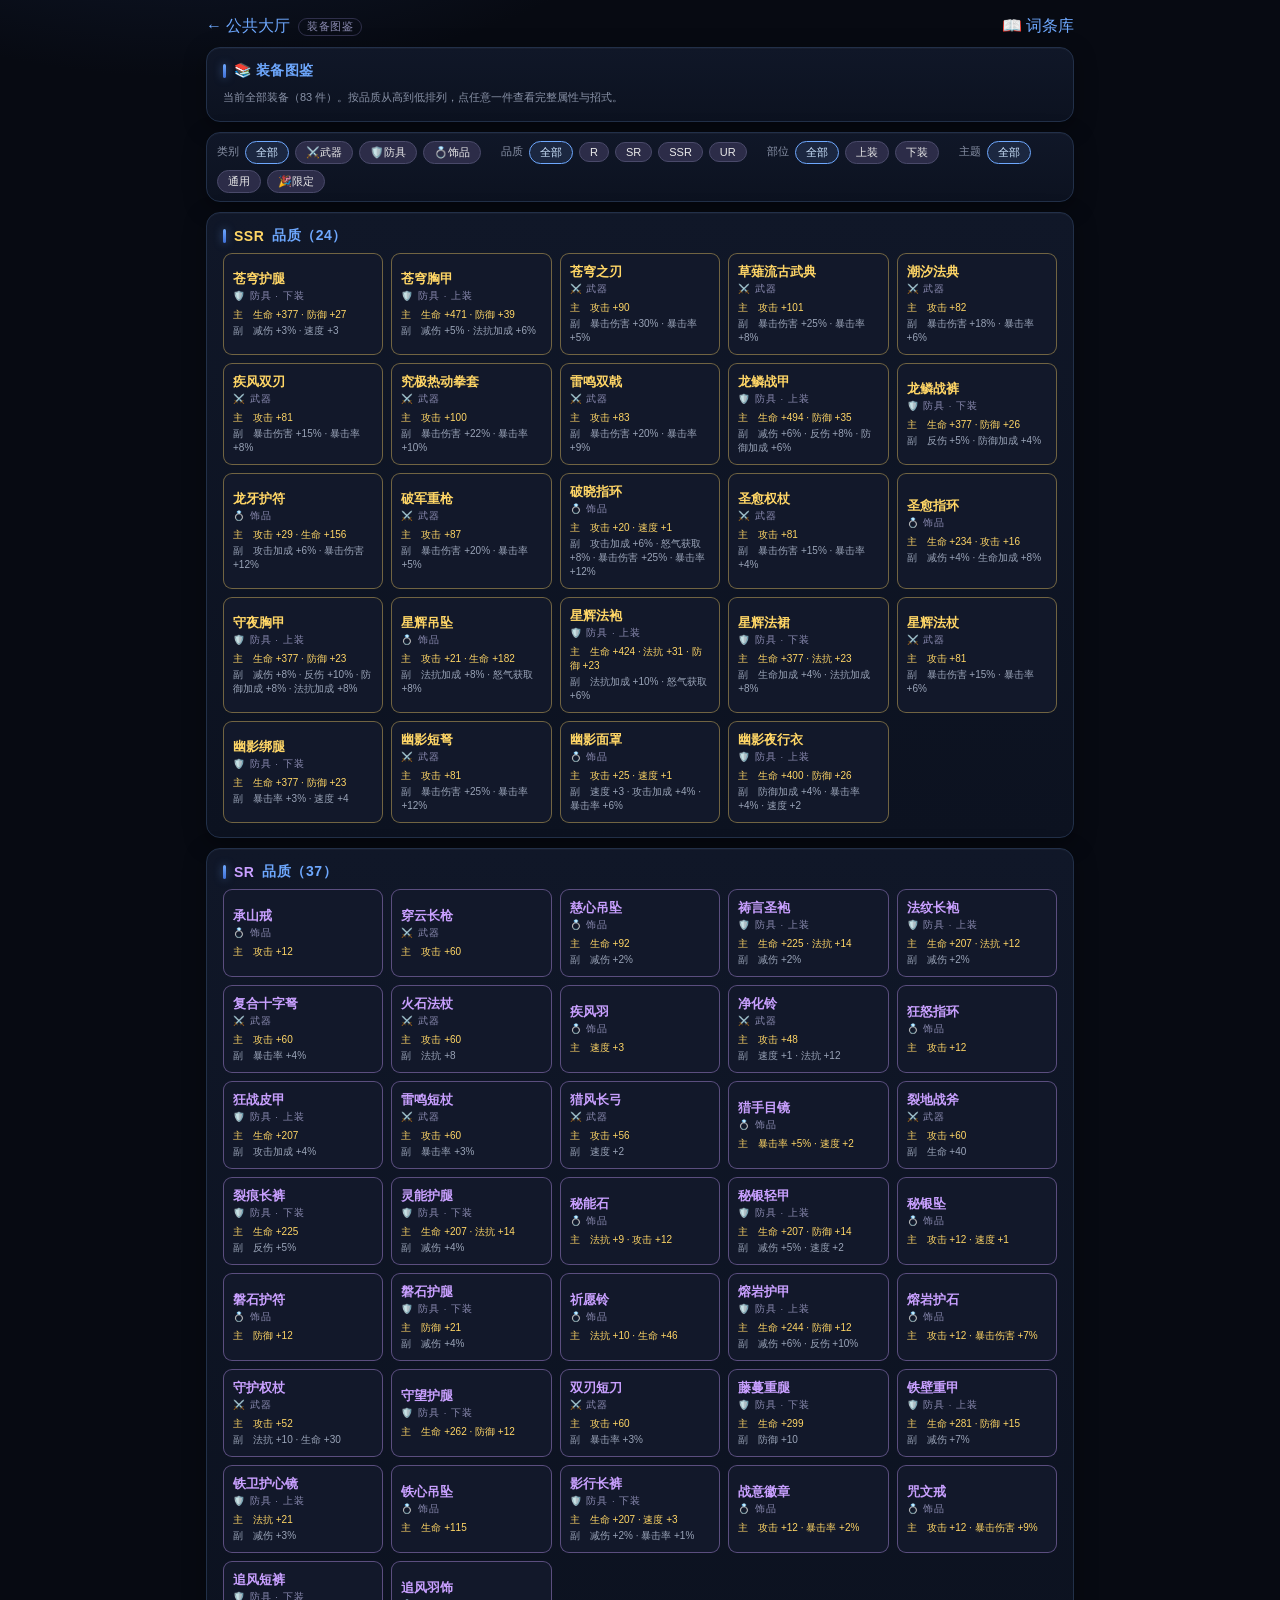
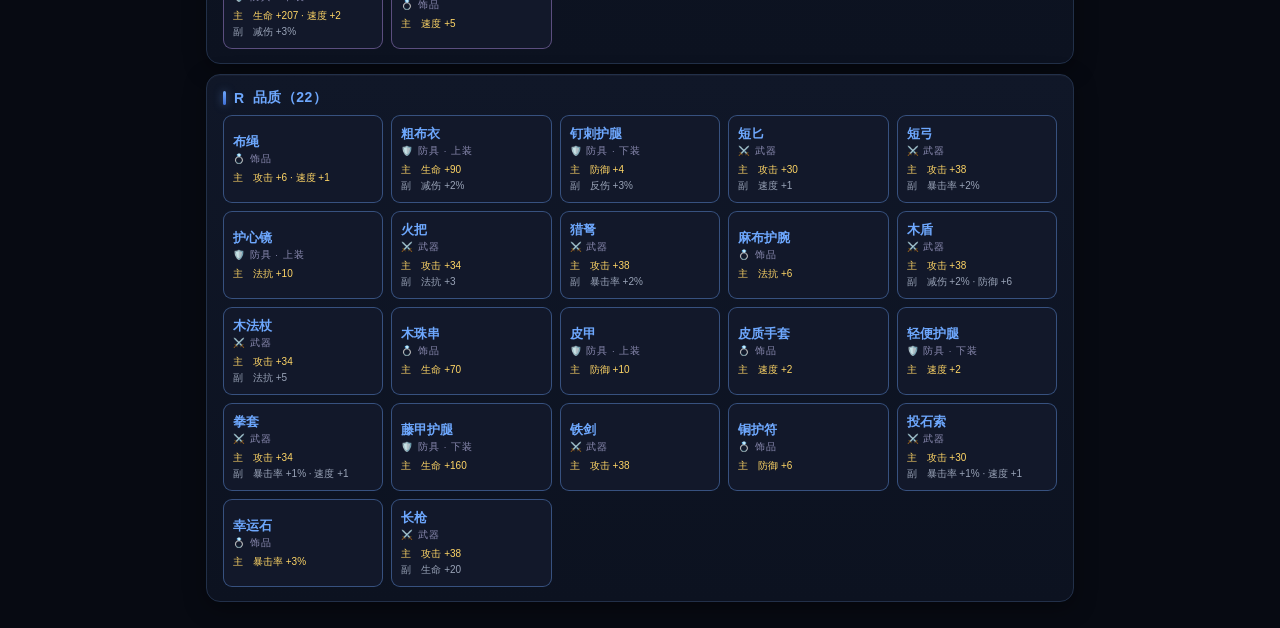
<file: equip.html>
﻿<!DOCTYPE html>
<html lang="zh-HK">
<head>
<meta charset="UTF-8">
<meta name="viewport" content="width=device-width, initial-scale=1.0">
<title>闲得慌RPG v2 · 装备图鉴</title>
<link rel="stylesheet" href="css/app.css?v=e0ed2d33">
</head>
<body>
<div class="wrap">
  <div class="nav"><a href="index.html">← 返回</a><span class="tag">装备图鉴</span>
    <a href="affixes.html" style="margin-left:auto;">📖 词条库</a></div>
  <div id="view"></div>
</div>

<script type="module">
import { WEAPONS, ARMORS, ACCESSORIES } from "./js/data.js?v=dbf4b773";
import { itemBonus, itemMain, mainKeysOf } from "./js/power.js?v=5f9e4127";

const RARITY_COLOR = { R: "#6ea8fe", SR: "#c9a0ff", SSR: "#ffd666", UR: "#ff6b6b" };
const NAMES = { atk: "攻击", hp: "生命", def: "防御", res: "法抗", spd: "速度", critRate: "暴击率", critDmg: "暴击伤害", atkPct: "攻击加成", hpPct: "生命加成", defPct: "防御加成", resPct: "法抗加成", ragePct: "怒气获取", dmgCut: "减伤", thorns: "反伤", str: "力量", intel: "智力", tech: "技巧", agi: "敏捷", strPct: "力量加成", intelPct: "智力加成", techPct: "技巧加成", agiPct: "敏捷加成", physPct: "物理伤害", spellPct: "法术伤害", normalPct: "普攻伤害", skillPct: "技能伤害", ultPct: "必杀伤害", physPen: "物理穿透", spellPen: "法术穿透", meleePct: "近战伤害", rangedPct: "远程伤害", focusPct: "法器伤害", cdReduce: "冷却缩减", rageOnSkill: "招式回怒", rageOnKill: "击杀回怒", rageStart: "初始怒气", block: "格挡", tenacity: "韧性", lowHpCut: "残血减伤", statusPower: "状态强度", statusHit: "状态命中", statusResist: "状态抗性", penetrate: "穿透", doubleStrike: "连击", chase: "追击", counter: "反击", dualborn: "双生", charge: "蓄势", reverse: "逆流", fate: "天命", splash: "溅射", stun: "眩晕", silence: "沉默", freeze: "冰冻", noheal: "禁疗", disarm: "缴械", taunt: "嘲讽", purify: "净化" };
const UNITS = { critRate: "%", critDmg: "%", atkPct: "%", hpPct: "%", defPct: "%", resPct: "%", ragePct: "%", dmgCut: "%", thorns: "%", strPct: "%", intelPct: "%", techPct: "%", agiPct: "%", physPct: "%", spellPct: "%", normalPct: "%", skillPct: "%", ultPct: "%", physPen: "%", spellPen: "%", meleePct: "%", rangedPct: "%", focusPct: "%", block: "%", tenacity: "%", lowHpCut: "%", statusPower: "%", statusHit: "%", statusResist: "%", penetrate: "%", doubleStrike: "%", chase: "%", counter: "%", dualborn: "%", splash: "%" };
const FLAGS = new Set(["reverse", "fate", "charge", "taunt"]);

const card = (t, inner) => '<div class="card"><div class="card-title">' + t + '</div>' + inner + '</div>';
const esc = (s) => String(s == null ? "" : s).replace(/[&<>"']/g, (c) => ({ "&": "&amp;", "<": "&lt;", ">": "&gt;", '"': "&quot;", "'": "&#39;" }[c]));
const statText = (b, only) => Object.keys(b).filter((k) => only.indexOf(k) >= 0 && Number(b[k]) > 0)
  .map((k) => (NAMES[k] || k) + " +" + Math.round(Number(b[k])) + (UNITS[k] || "")).join(" · ");

function detail(it) {
  const d = it.data;
  const b = itemBonus(it);
  const mainB = itemMain(it);
  const subB = {};
  Object.keys(b).forEach((k) => { const v = Math.round(Number(b[k])) - Math.round(Number(mainB[k]) || 0); if (v > 0) subB[k] = v; });
  const mainKeys = Object.keys(mainB).filter((k) => Number(mainB[k]) > 0);
  const rc = RARITY_COLOR[d.rarity] || "#8a8ab0";
  const styleText = d.style === "melee" ? "近战" : d.style === "ranged" ? "远程" : d.style === "focus" ? "法器" : "";
  const meta = [styleText, d.dmgType === "spell" ? "法术" : "物理"].filter(Boolean).join(" · ");
  const row = (k, src) => {
    const v = Number((src || b)[k]) || 0;
    const val = FLAGS.has(k) ? "✔ 已获得" : ("+" + Math.round(v) + (UNITS[k] || ""));
    return '<div class="row"><span class="k">' + NAMES[k] + '</span><span class="v" style="color:' + rc + ';">' + val + '</span></div>';
  };
  const mainBlock = mainKeys.length
    ? '<div class="hint" style="margin-top:8px;font-weight:700;color:#ffd666;">主属性（部位基础）</div>' + mainKeys.map((k) => row(k, mainB)).join("")
    : "";
  const keys = Object.keys(NAMES).filter((k) => Number(subB[k]) > 0);
  const groups = [
    { t: "副属性", ks: ["atk", "hp", "def", "res", "spd", "atkPct", "hpPct", "defPct", "resPct", "critRate", "critDmg", "dmgCut", "thorns", "ragePct"] },
    { t: "专精", ks: ["str", "intel", "tech", "agi", "strPct", "intelPct", "techPct", "agiPct"] },
    { t: "伤害类型", ks: ["physPct", "spellPct", "normalPct", "skillPct", "ultPct", "physPen", "spellPen", "meleePct", "rangedPct", "focusPct"] },
    { t: "战斗词条", ks: keys.filter((k) => !["atk", "hp", "def", "res", "spd", "atkPct", "hpPct", "defPct", "resPct", "critRate", "critDmg", "dmgCut", "thorns", "ragePct", "str", "intel", "tech", "agi", "strPct", "intelPct", "techPct", "agiPct", "physPct", "spellPct", "normalPct", "skillPct", "ultPct", "physPen", "spellPen", "meleePct", "rangedPct", "focusPct"].includes(k)) }
  ].map((g) => {
    const ks = g.ks.filter((k) => Number(subB[k]) > 0);
    return ks.length ? '<div class="hint" style="margin-top:8px;font-weight:700;color:#8fd8ff;">' + g.t + '</div>' + ks.map((k) => row(k, subB)).join("") : "";
  }).join("");

  const SHAPE = { single: "单体", row: "一排", col: "一列", cross: "十字", all: "全体" };
  const effTags = (d) => {
    const t = [];
    if (d.sHits > 1) t.push("×" + d.sHits + " 段");
    if (d.sShape) t.push(SHAPE[d.sShape] || d.sShape);
    if (d.sCd) t.push("CD " + d.sCd);
    if (d.sRage) t.push("回怒 " + d.sRage + "%");
    if (d.sunderBoost) t.push("破防 " + d.sunderBoost);
    if (d.penetrate) t.push("穿透 " + d.penetrate + "%");
    if (d.stun) t.push("眩晕 " + d.stun + "%");
    if (d.burn) t.push("灼烧");
    if (d.freeze) t.push("冰冻");
    if (d.silence) t.push("沉默");
    return t;
  };
  // 🌊 多段倍率拆分：XX% + YY%（共 ZZZ%）
  const CURVE = { 2: [0.6, 0.4], 3: [0.45, 0.35, 0.2], 4: [0.4, 0.3, 0.2, 0.1], 5: [0.3, 0.25, 0.2, 0.15, 0.1] };
  const splitMult = (mult, hits, weights) => {
    const n = Math.max(1, Number(hits) || 1);
    const m = Number(mult) || 100;
    if (n <= 1) return m + "%";
    let w;
    if (Array.isArray(weights) && weights.length === n) w = weights.slice();
    else { w = []; for (let i = 0; i < n; i++) w.push(0.85 + (0.3 * i) / Math.max(1, n - 1)); }
    const total = m * n;
    const sum = w.reduce((a, b) => a + b, 0) || 1;
    return w.map((x) => Math.round((total * x) / sum) + "%").join(" + ") + "（共 " + total + "%）";
  };

  const rageLabel = (v) => {
    const b = Number(v) || 0;
    return "回怒 +" + b;
  };

  const SHAPE_TXT = { single: "单个目标", row: "整排敌人", col: "整列敌人", all: "全体敌人", cross: "十字范围" };
const skDesc = (d, kind, per, hits, cd) => {
  const n = Math.max(1, Number(hits) || 1);
  const total = (Number(per) || 100) * n;
  const sh = SHAPE_TXT[(kind === "normal" ? d.aShape : kind === "skill" ? d.sShape : d.uShape) || "single"] || "单个目标";
  return "对" + sh + "造成 " + total + "% 攻击伤害" + (n > 1 ? "（" + n + " 段，每段 " + per + "%）" : "") + "。" +
    (kind === "skill" ? " 冷却 " + (Number(cd) || 3) + " 回合。" : "");
};
const skCard = (label, name, multText, meta, rageText, effects, desc) => {
    const metaTags = (meta || []).filter(Boolean).map((t) =>
      '<span style="font-size:9.5px;color:#8fd8ff;border:1px solid #22375a;background:#0b1424;border-radius:4px;padding:0 5px;">' + esc(t) + '</span>').join("");
    const fxTags = (effects || []).filter(Boolean).map((t) =>
      '<span style="font-size:9.5px;color:#ffb347;border:1px solid #4a3a1a;background:#1a1408;border-radius:4px;padding:0 5px;">' + esc(t) + '</span>').join("");
    return '<div style="background:linear-gradient(180deg,#0e1626,#0a101c);border:1px solid #1c2740;border-radius:10px;padding:8px 10px;margin-bottom:7px;">' +
      '<div style="display:flex;justify-content:space-between;align-items:baseline;gap:8px;">' +
        '<b style="font-size:13px;color:#dbe4f3;"><span style="color:' + rc + ';">[' + label + ']</span> ' + (name ? esc(name) : "") + '</b>' +
        '<span style="font-size:13px;font-weight:800;color:' + rc + ';">' + multText + '</span></div>' +
      '<div style="display:flex;gap:4px;flex-wrap:wrap;align-items:center;margin-top:5px;">' + metaTags +
        (rageText ? '<span style="font-size:9.5px;color:#c9a0ff;border:1px solid #3a2a55;background:#140f22;border-radius:4px;padding:0 5px;">' + esc(rageText) + '</span>' : "") +
        (fxTags ? '<span style="width:6px;"></span>' + fxTags : "") + '</div>' +
      (desc ? (segTxt ? '<div class="hint" style="margin-top:5px;font-size:10.5px;color:#8fd8ff;">' + segTxt + '</div>' : "") +
      '<div style="margin-top:6px;padding:5px 8px;border-left:2px solid #2a3a55;color:#9aa4b8;font-size:11px;line-height:1.45;background:#0a111d;border-radius:0 6px 6px 0;">' + esc(desc) + '</div>' : "") +
      '</div>';
  };

  const styleTxt = d.style === "ranged" ? "远程" : d.style === "focus" ? "法器" : "近战";
  const dmgTxt = d.dmgType === "spell" ? "法术" : "物理";
  const mech = d.mech ? '<div class="hint" style="margin:10px 0 5px;color:#8fd8ff;font-weight:700;letter-spacing:1px;">机制说明</div>' +
    '<div style="background:#0d1322;border:1px solid #1c2740;border-radius:10px;padding:8px 9px;line-height:1.7;color:#9fb0c8;font-size:11px;">' + esc(d.mech) + '</div>' : "";
  const SHAPE_T = { single: "单体", row: "整排", col: "整列", all: "全体", cross: "十字" };
  const chip = (t, kind) => {
    const C = kind === "cd" ? ["#ffb347", "#4a3a1a", "#1a1408"]
      : kind === "rage" ? ["#c9a0ff", "#3a2a55", "#140f22"]
      : ["#8fd8ff", "#22375a", "#0b1424"];
    return '<span style="font-size:9.5px;color:' + C[0] + ';border:1px solid ' + C[1] + ';background:' + C[2] + ';border-radius:4px;padding:0 5px;">' + esc(t) + '</span>';
  };
  const sk = (label, name, mult, hits, shape, cd, rage, desc, kindTxt, weights) => {
    const per = parseFloat(mult) || 100;
    let multTxt = mult;
    if (hits > 1) {
      const total = per * hits;
      let w = Array.isArray(weights) && weights.length === hits ? weights.slice() : [];
      if (!w.length) { w = []; for (let i = 0; i < hits; i++) w.push(0.85 + (0.3 * i) / Math.max(1, hits - 1)); }
      const sum = w.reduce((a, b) => a + b, 0) || 1;
      multTxt = w.map((x) => Math.round((total * x) / sum) + "%").join(" + ") + "（共 " + Math.round(total) + "%）";
    }
    const chips = [];
    chips.push(chip(SHAPE_T[shape] || "单体"));
    chips.push(chip(styleTxt));
    chips.push(chip(dmgTxt));
    if (hits > 1) chips.push(chip("×" + hits + " 段"));
    if (cd) chips.push(chip("CD " + cd, "cd"));
    if (rage != null) chips.push(chip("回怒 +" + rage, "rage"));
    if (kindTxt) chips.push(chip(kindTxt, "rage"));
    return '<div style="background:linear-gradient(180deg,#0e1626,#0a101c);border:1px solid #1c2740;border-radius:10px;padding:8px 10px;margin-bottom:7px;">' +
      '<div style="display:flex;justify-content:space-between;align-items:baseline;gap:8px;">' +
        '<b style="font-size:13px;color:#dbe4f3;"><span style="color:' + rc + ';">[' + label + ']</span> ' + esc(name || "") + '</b>' +
        '<span style="font-size:12.5px;font-weight:800;color:' + rc + ';text-align:right;">' + multTxt + '</span></div>' +
      '<div style="display:flex;gap:4px;flex-wrap:wrap;align-items:center;margin-top:5px;">' + chips.join("") + '</div>' +
      '<div style="margin-top:6px;padding:5px 8px;border-left:2px solid #2a3a55;color:#9aa4b8;font-size:11px;line-height:1.45;background:#0a111d;border-radius:0 6px 6px 0;">' +
        esc(desc || ("对" + (SHAPE_T[shape] || "单体") + "造成 " + Math.round(per * hits) + "% 攻击伤害" + (hits > 1 ? "（" + hits + " 段）" : "") + "。" + (cd ? " 冷却 " + cd + " 回合。" : "") + (rage != null ? " 回怒 +" + rage + "。" : ""))) +
      '</div></div>';
  };
  const supTxt = (w) => {
  if (!w || !w.sSupport) return "";
  if (w.sSupport === "shield") return "【辅助】额外为我方自身附加护盾，值为最大生命的 " + (Number(w.sShieldPct) || 20) + "%。";
  if (w.sSupport === "dispel") return "【辅助】额外驱散我方全体最多 " + (Math.max(1, Number(w.sDispelN) || 2)) + " 个负面状态（灼烧/眩晕/沉默/冰冻/禁疗/缴械）。";
  return "【辅助】" + w.sSupport;
};
const skill = it.cat !== "weapon" ? mech :
    mech + '<div class="hint" style="margin:10px 0 5px;color:#8fd8ff;font-weight:700;letter-spacing:1px;">招式组</div>' +
      sk("普攻", d.aName, (d.aMult || 100) + "%", d.aHits || 1, d.aShape || "single", 0, (Number(d.aRage) || 0), d.aDesc) +
      ((d.sMult) ? sk("技能", d.sName, (d.sMult || 150) + "%", d.sHits || 1, d.sShape || "single", d.sCd || 3, (Number(d.sRage) || 0), (d.sSupport ? supTxt(d) : d.sDesc), (d.sSupport ? "辅助" : null), d.sSegWeights) : "") +
      sk("必杀", d.uName, (d.uMult || 250) + "%", d.uHits || 1, d.uShape || "single", 0, null, d.uDesc || d.skillDesc, "怒气 100", d.uSegWeights);

  const ov = document.createElement("div");
  ov.style.cssText = "position:fixed;inset:0;background:rgba(0,0,0,.8);z-index:9999;display:flex;align-items:center;justify-content:center;padding:16px;";
  ov.innerHTML = '<div class="card" style="width:min(480px,92vw);max-height:84vh;overflow:auto;margin:0;border-color:' + rc + '66;">' +
    '<div class="card-title" style="color:' + rc + ';font-size:15px;">' + esc(d.name || "装备") +
    ' <span class="tag" style="color:' + rc + ';border-color:' + rc + ';">' + (d.rarity || "") + '</span></div>' +
    '<div class="hint">' + meta + '</div>' +
    (d.desc ? '<div class="hint" style="margin-top:2px;">' + esc(d.desc) + '</div>' : "") +
    (d.limited ? '<div class="hint" style="color:#ff9bd2;margin-top:2px;">🎉 ' + esc(d.limited) + '</div>' : "") +
    mainBlock + groups + skill +
    '<button id="closeEq" style="width:100%;margin-top:10px;">关闭</button></div>';
  document.body.appendChild(ov);
  const close = () => ov.remove();
  ov.querySelector("#closeEq").onclick = close;
  ov.onclick = (e) => { if (e.target === ov) close(); };
}

const list = [];
WEAPONS.forEach((d) => list.push({ cat: "weapon", data: d }));
ARMORS.forEach((d) => list.push({ cat: "armor", data: d }));
ACCESSORIES.forEach((d) => list.push({ cat: "accessory", data: d }));

const groups = [
  { cat: "weapon", title: "⚔️ 武器", list: WEAPONS },
  { cat: "armor", title: "🛡️ 防具", list: ARMORS },
  { cat: "accessory", title: "💍 饰品", list: ACCESSORIES }
];
const RARITIES = ["R", "SR", "SSR", "UR"];
const F = (window.__eqFilter = window.__eqFilter || { cat: "all", rarity: "all", part: "all", theme: "all" });
const chip = (type, val, label) => {
  const on = F[type] === val;
  return '<button data-f="' + type + ':' + val + '" style="font-size:11px;padding:3px 10px;border-radius:20px;' +
    (on ? 'border-color:#6ea8fe;color:#cfe6ff;background:#1b2740;' : '') + '">' + label + '</button>';
};

function render() {
  const shown = (cat) => F.cat === "all" || F.cat === cat;
  const byRarity = (d) => F.rarity === "all" || d.rarity === F.rarity;
  const byPart = (d) => F.part === "all" || d.part === F.part;
const byTheme = (d) => F.theme === "all" || (F.theme === "limited" ? !!d.limited : !d.limited);
  const bar = '<div class="card" style="padding:8px 10px;"><div style="display:flex;gap:6px;flex-wrap:wrap;align-items:center;">' +
    '<span class="hint" style="font-size:10.5px;">类别</span>' +
    chip("cat", "all", "全部") + chip("cat", "weapon", "⚔️武器") + chip("cat", "armor", "🛡️防具") + chip("cat", "accessory", "💍饰品") +
    '<span style="width:8px;"></span><span class="hint" style="font-size:10.5px;">品质</span>' +
    chip("rarity", "all", "全部") + RARITIES.map((r) => chip("rarity", r, r)).join("") +
    '<span style="width:8px;"></span><span class="hint" style="font-size:10.5px;">部位</span>' +
    chip("part", "all", "全部") + chip("part", "top", "上装") + chip("part", "bottom", "下装") +
    '<span style="width:8px;"></span><span class="hint" style="font-size:10.5px;">主题</span>' +
    chip("theme", "all", "全部") + chip("theme", "normal", "通用") + chip("theme", "limited", "🎉限定") +
    '</div></div>';
  const RANK = { UR: 4, SSR: 3, SR: 2, R: 1 };
  const CAT_TAG = { weapon: "⚔️ 武器", armor: "🛡️ 防具", accessory: "💍 饰品" };
  const flat = list
    .filter((x) => F.cat === "all" || x.cat === F.cat)
.filter((x) => byTheme(x.data || {}))
    .filter((x) => byRarity(x.data)).filter((x) => byPart(x.data))
    .sort((a, b) => (RANK[b.data.rarity] || 0) - (RANK[a.data.rarity] || 0) || String(a.data.name).localeCompare(String(b.data.name), "zh"));
  const order = ["UR", "SSR", "SR", "R"].filter((r) => flat.some((x) => x.data.rarity === r));

  document.getElementById("view").innerHTML =
    card("📚 装备图鉴",
      '<div class="hint">当前全部装备（' + list.length + ' 件）。按品质从高到低排列，点任意一件查看完整属性与招式。</div>') +
    bar +
    (order.length
      ? order.map((r) => {
          const rc = RARITY_COLOR[r] || "#8a8ab0";
          const rows = flat.filter((x) => x.data.rarity === r);
          return card('<span style="color:' + rc + ';">' + r + '</span> 品质（' + rows.length + '）',
            '<div style="display:grid;grid-template-columns:repeat(auto-fill,minmax(150px,1fr));gap:8px;margin-top:6px;">' +
            rows.map((x) => {
              const d = x.data;
              const b = itemBonus({ cat: x.cat, data: d });
              const mb = itemMain({ cat: x.cat, data: d });
              const mk = Object.keys(mb).filter((k) => Number(mb[k]) > 0);
              const sub = {};
              Object.keys(b).forEach((k) => { const v = Math.round(Number(b[k])) - Math.round(Number(mb[k]) || 0); if (v > 0) sub[k] = v; });
              const mainTxt = statText(mb, mk);
              const subTxt = statText(sub, Object.keys(sub));
              return '<button data-i="' + list.findIndex((y) => y.data === d) + '" style="text-align:left;background:#12182a;border:1px solid ' + rc + '66;border-radius:9px;padding:9px;cursor:pointer;font-family:inherit;">' +
                '<div style="font-size:13px;font-weight:700;color:' + rc + ';">' + d.name + '</div>' +
                '<div style="font-size:9.5px;letter-spacing:1px;color:#8a8ab0;margin-top:2px;">' + (CAT_TAG[x.cat] || "") +
                (d.part ? ' · ' + (d.part === "bottom" ? "下装" : "上装") : "") + '</div>' +
                (mainTxt ? '<div style="font-size:10px;color:#ffd666;margin-top:5px;line-height:1.4;">主　' + mainTxt + '</div>' : '') +
                (subTxt ? '<div style="font-size:10px;color:#9aa4b8;margin-top:2px;line-height:1.4;">副　' + subTxt + '</div>' : '') +
                '</button>';
            }).join("") + '</div>');
        }).join("")
      : '<div class="card"><div class="hint">这个条件下没有装备</div></div>');
}

render();

document.getElementById("view").addEventListener("click", (e) => {
  const f = e.target.closest("[data-f]");
  if (f) {
    const [k, v] = f.dataset.f.split(":");
    F[k] = v;
    render();
    return;
  }
  const el = e.target.closest("[data-i]");
  if (el) {
    const it = list[Number(el.dataset.i)];
    if (it) detail(it);
  }
});
</script>
<script>
(function(){try{var a=document.querySelector('a[href="index.html"]');if(!a)return;a.href="lobby.html";a.textContent="← 公共大厅";}catch(e){}})();
</script>
</body>
</html>
</file>
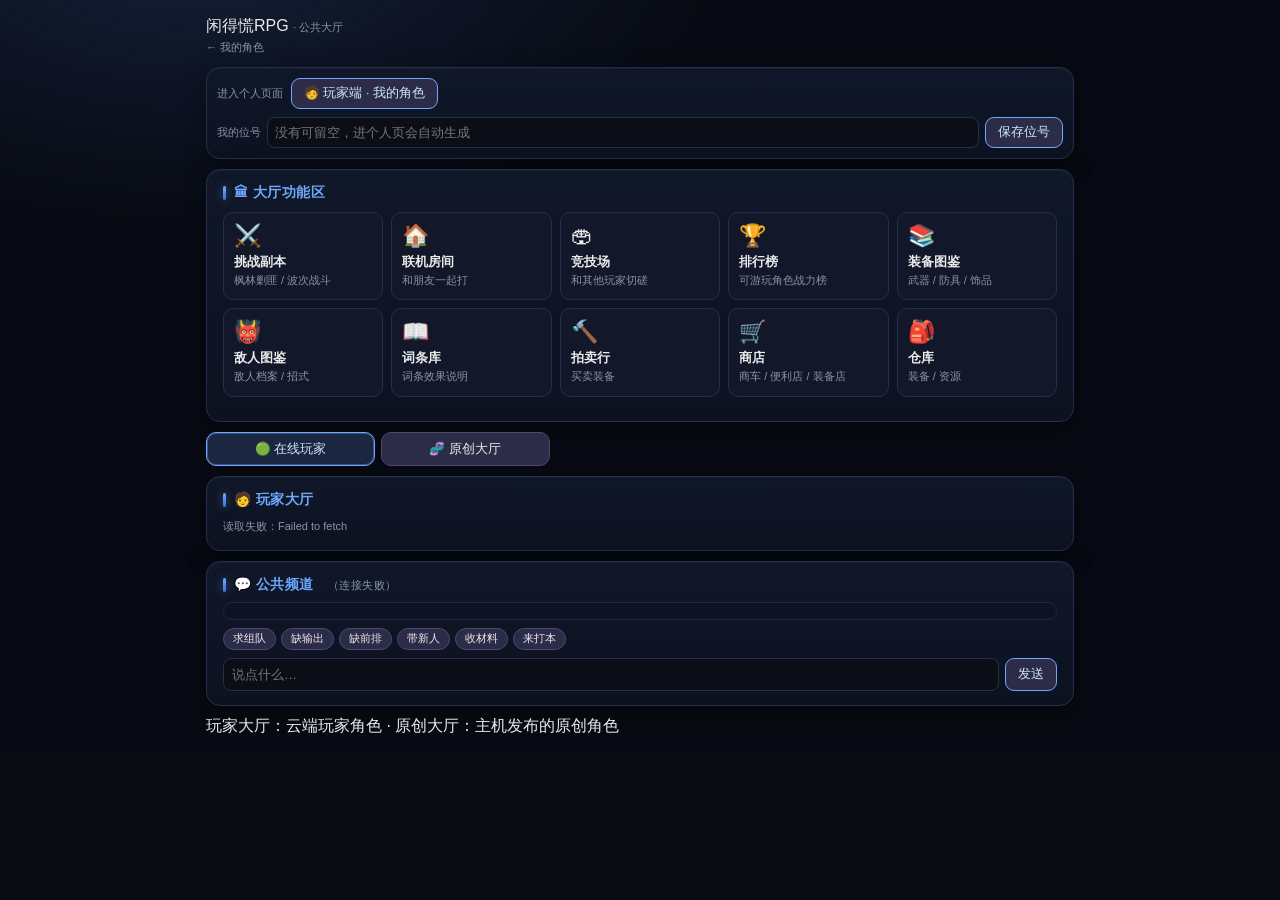
<file: lobby.html>
﻿<!doctype html>
<html lang="zh-CN">
<head>
<meta charset="utf-8">
<meta http-equiv="Cache-Control" content="no-store">
<meta name="viewport" content="width=device-width, initial-scale=1">
<title>公共大厅 · 闲得慌RPG</title>
<link rel="stylesheet" href="css/app.css?v=e0ed2d33">
</head>
<body>
<div class="wrap">
  <div class="top">
    <div class="brand"><span class="dot"></span> 闲得慌RPG <span class="hint">· 公共大厅</span></div>
    <a class="hint" id="backLink" href="index.html">← 返回</a>
  </div>
  <div id="view"></div>
  <div class="foot">玩家大厅：云端玩家角色 · 原创大厅：主机发布的原创角色</div>
</div>
<script type="module">
import { cloudList, cloudGet, cloudSave } from "./js/core.js?v=13807141";
import { charPower, charFinal, gradeOf, itemBonus } from "./js/power.js?v=5f9e4127";
import { ORIGINALS, pullOriginals, originalFinal, gearAbilities, ORIGINAL_GEAR } from "./js/originals.js?v=ba87a9d1";


function mergeAbilInPlace(arr) {
  const map = new Map();
  arr.forEach((s) => {
    const m = String(s).match(/^(【[^】]+】[^0-9+\-]*?)([+\-]?\d+(?:\.\d+)?)(%?)/);
    if (m) {
      const key = m[1].trim() + (m[3] || "");
      const val = Number(m[2]) || 0;
      map.set(key, (map.get(key) || 0) + val);
    } else {
      map.set(String(s), null);
    }
  });
  const out = [];
  map.forEach((v, k) => {
    if (v === null) { out.push(k); return; }
    const m = k.match(/^(.*?)(%?)$/);
    out.push(m[1] + (v >= 0 ? "+" : "") + (Math.round(v * 10) / 10) + (m[2] || ""));
  });
  arr.length = 0;
  arr.push.apply(arr, out);
}

const $ = (id) => document.getElementById(id);
const view = () => $("view");
const esc = (s) => String(s == null ? "" : s).replace(/[&<>"']/g, (c) => ({ "&": "&amp;", "<": "&lt;", ">": "&gt;", '"': "&quot;", "'": "&#39;" }[c]));
const fmt = (n) => Number(n || 0).toLocaleString("zh-CN");
const card = (t, inner) => '<div class="card"><div class="card-title">' + t + '</div>' + inner + '</div>';
const box = (() => { try { return localStorage.getItem("rpg2:box") || ""; } catch (e) { return ""; } })();
const RARITY_COLOR = { R: "#6ea8fe", SR: "#c9a0ff", SSR: "#ffd666", UR: "#ff6b6b" };
const hostMode = (() => { try { if (localStorage.getItem("rpg2:host") === "1") return true; } catch (e) {} return ((localStorage.getItem("rpg2:box") || "") === "zynSD117") || ((localStorage.getItem("rpg2:hostBox") || "") === "zynSD117"); })();

let tab = (new URLSearchParams(location.search)).get("tab") || "player";
let cache = null;
(async () => {
  try {
    const r = await cloudGet("zynSD117");
    ORIG_PROG = (r && r.store && r.store.orig) || {};
  } catch (e) {}
})();

function showPlayerItem(d, slot) {
  const SLOT = { weapon: "武器", armor: "上装", armor2: "下装", accessory: "饰品" };
  const b = (() => { try { return itemBonus({ cat: slot, data: d }) || {}; } catch (e) { return {}; } })();
  const LBL = { atk: "攻击", hp: "生命", def: "防御", res: "法抗", spd: "速度", critRate: "暴击率", critDmg: "暴击伤害", lifesteal: "吸血", dmgCut: "减伤", thorns: "反伤", atkPct: "攻击加成", hpPct: "生命加成", defPct: "防御加成", resPct: "法抗加成", ragePct: "初始怒气" };
  const PCT = { critRate: 1, critDmg: 1, lifesteal: 1, dmgCut: 1, thorns: 1, atkPct: 1, hpPct: 1, defPct: 1, resPct: 1 };
  const n1 = (v) => Math.round((Number(v) || 0) * 10) / 10;
  const rows = Object.keys(b).filter((k) => LBL[k] && Number(b[k])).map((k) =>
    '<div class="row"><span class="k">' + LBL[k] + '</span><span class="v">' + (PCT[k] ? "+" + n1(b[k]) + "%" : "+" + n1(b[k])) + '</span></div>').join("");
  const wp = slot === "weapon" ? ('<div class="hint" style="margin-top:6px;">普攻 ' + (d.aName || "—") + ' ' + (d.aMult || 100) + '% · 技能 ' + (d.sName || "—") + ' ' + (d.sMult || 150) + '% · 必杀 ' + (d.uName || "—") + ' ' + (d.uMult || 250) + '%</div>') : "";
  const ov = document.createElement("div");
  ov.style.cssText = "position:fixed;inset:0;background:rgba(0,0,0,.86);z-index:10000;display:flex;align-items:center;justify-content:center;padding:16px;";
  ov.innerHTML = '<div class="card" style="max-width:420px;width:100%;max-height:86vh;overflow:auto;">' +
    '<div class="card-title">' + esc(d.name) + ' <span class="tag">' + (d.rarity || "") + ' · Lv' + (d.lv || 1) + ' · ' + (d.star || 1) + '★</span></div>' +
    '<div class="hint" style="margin-bottom:6px;">' + (SLOT[slot] || "") + '</div>' +
    (rows || '<div class="hint">没有属性</div>') + wp +
    '<button id="piClose" style="width:100%;margin-top:10px;">关闭</button></div>';
  document.body.appendChild(ov);
  ov.querySelector("#piClose").onclick = () => ov.remove();
  ov.onclick = (e) => { if (e.target === ov) ov.remove(); };
}

function playerRows(rows) {
  const map = new Map();
  rows.filter((r) => r && r.store && Number(r.store.v) === 2 && String(r.box).indexOf("__") !== 0).forEach((r) => {
    const chars = r.store.chars || [];
    const ch = chars.find((c) => c.id === r.store.activeChar) || chars[0];
    if (!ch) return;
    const g = gradeOf(ch);
    const row = { box: String(r.box), name: ch.name || "无名", lv: Number(ch.lv) || 1, power: charPower(ch), grade: g.key, color: g.color, updated: r.updated_at || "" };
    const prev = map.get(row.name);
    if (!prev || row.power > prev.power) map.set(row.name, row);
    else prev.dup = (prev.dup || 1) + 1;
  });
  return Array.from(map.values()).sort((a, b) => b.power - a.power);
}

function origRows() {
  return ORIGINALS.slice().sort((a, b) => (Number((b.stats || {}).power) || 0) - (Number((a.stats || {}).power) || 0))
    .map((o) => ({ o, final: originalFinal(o, ORIG_PROG[o.id] || {}), lv: (ORIG_PROG[o.id] || {}).lv || 1 }));
}

function render() {
  document.body.classList.toggle("host-mode", hostMode);
  if (hostMode) {
    $("backLink").href = "create.html?tab=char";
    $("backLink").textContent = "← 我的原创";
  } else {
    $("backLink").href = "create.html?tab=char" + (box ? "&box=" + encodeURIComponent(box) : "");
    $("backLink").textContent = "← 我的角色";
  }
  const HOST_BOX = "zynSD117";
  try { if (hostMode) localStorage.setItem("rpg2:hostBox", HOST_BOX); } catch (e) {}
  const hostBox = HOST_BOX;
  const myBox = hostMode ? hostBox : box;
  const myEnc = encodeURIComponent(myBox || "");
  const myQs = myBox ? "?box=" + myEnc : "?";
  const enc = encodeURIComponent(box || "");
  const qs = box ? "?box=" + enc : "?";
  const enter = '<div class="card" style="padding:10px;"><div style="display:flex;gap:8px;flex-wrap:wrap;align-items:center;">' +
    '<span class="hint">进入个人页面</span>' +
    (hostMode
      ? '<a href="create.html' + myQs + (myBox ? "&" : "") + 'tab=orig" style="text-decoration:none;"><button style="border-color:#ffb347;color:#ffb347;">🧬 原创端 · 原创角色</button></a>'
      : '<a href="create.html' + myQs + (myBox ? "&" : "") + 'tab=char" style="text-decoration:none;"><button style="border-color:#6ea8fe;color:#cfe6ff;">🧑 玩家端 · 我的角色</button></a>') +
    '</div>' +
    '<div style="display:flex;gap:6px;margin-top:8px;align-items:center;">' +
      '<span class="hint">' + (hostMode ? "原创端位号" : "我的位号") + '</span>' +
      '<input id="lobbyBox" value="' + esc(myBox) + '" placeholder="没有可留空，进个人页会自动生成" style="flex:1;background:#0b0e17;border:1px solid #24304a;border-radius:8px;color:#dbe4f3;padding:7px;">' +
      '<button id="lobbyBoxSave" style="border-color:' + (hostMode ? "#ffb347" : "#6ea8fe") + ';color:' + (hostMode ? "#ffb347" : "#cfe6ff") + ';">保存位号</button>' +
    '</div></div>';
  const feat = '<div class="hall-grid" style="margin:10px 0;">' +
    '<a href="battle.html' + (myBox ? "?box=" + myEnc : "") + '"><div style="font-size:22px;">⚔️</div><div class="t">挑战副本</div><div class="hint">枫林剿匪 / 波次战斗</div></a>' +
    '<a href="rooms.html"><div style="font-size:22px;">🏠</div><div class="t">联机房间</div><div class="hint">和朋友一起打</div></a>' +
  '<a href="arena.html"><div style="font-size:22px;">🏟</div><div class="t">竞技场</div><div class="hint">和其他玩家切磋</div></a>' +
    '<a href="create.html' + myQs + (myBox ? "&" : "") + 'tab=rank"><div style="font-size:22px;">🏆</div><div class="t">排行榜</div><div class="hint">可游玩角色战力榜</div></a>' +
    '<a href="equip.html"><div style="font-size:22px;">📚</div><div class="t">装备图鉴</div><div class="hint">武器 / 防具 / 饰品</div></a>' +
    '<a href="enemy.html"><div style="font-size:22px;">👹</div><div class="t">敌人图鉴</div><div class="hint">敌人档案 / 招式</div></a>' +
    '<a href="affixes.html"><div style="font-size:22px;">📖</div><div class="t">词条库</div><div class="hint">词条效果说明</div></a>' +
    '<a href="auction.html"><div style="font-size:22px;">🔨</div><div class="t">拍卖行</div><div class="hint">买卖装备</div></a>' +
    '<a href="create.html' + myQs + (myBox ? "&" : "") + 'tab=shop"><div style="font-size:22px;">🛒</div><div class="t">商店</div><div class="hint">商车 / 便利店 / 装备店</div></a>' +
  '<a href="create.html' + myQs + (myBox ? "&" : "") + 'tab=store"><div style="font-size:22px;">🎒</div><div class="t">仓库</div><div class="hint">装备 / 资源</div></a>' +
    (hostMode ? '<a href="studio.html"><div style="font-size:22px;">🛠</div><div class="t">主机工作台</div><div class="hint">设计 / 发布 / 管理</div></a>' : "") +
    '</div>';
  const tabBar = '<div class="tree-tabs" style="margin-bottom:10px;">' +
    '<button data-tab="player"' + (tab === "player" ? ' class="on"' : '') + '>🟢 在线玩家</button>' +
    '<button data-tab="orig"' + (tab === "orig" ? ' class="on"' : '') + '>🧬 原创大厅</button>' +
    '</div>';

  let body = "";
  if (tab === "player") {
    body = card("🧑 玩家大厅", '<div class="hint" id="pmsg">读取云端玩家角色中…</div><div id="plist"></div>');
  } else {
    const list = origRows();
    body = card("🧬 原创大厅（" + list.length + "）",
      '<div class="hint" style="margin-bottom:6px;">主机发布的原创角色；点任意一名查看完整面板。</div>' +
      (list.length ? '<table style="width:100%;border-collapse:collapse;">' +
        '<tr style="color:#8a8ab0;font-size:10.5px;text-align:left;"><th style="padding:4px 2px;">名字</th><th style="text-align:right;">战力</th></tr>' +
        list.map((x) => '<tr data-orig="' + x.o.id + '" style="border-top:1px dashed #23233a;cursor:pointer;">' +
          '<td style="padding:6px 2px;font-size:12.5px;"><b style="color:' + (x.o.rare ? "#ffb347" : "#8a8ab0") + ';">' + esc(x.o.name) + '</b>' +
          (x.o.title ? ' <span class="hint">' + esc(x.o.title) + '</span>' : '') + '</td>' +
          '' +
          '<td style="text-align:right;font-size:12px;color:#ffb347;font-weight:700;">' + fmt(x.final.power) + '</td></tr>').join("") +
        '</table>' : '<div class="hint">主机还没发布原创角色。</div>'));
  }
  view().innerHTML = enter + card("🏛 大厅功能区", feat) + tabBar + body + chatCard();

  view().querySelectorAll("[data-tab]").forEach((b) => b.onclick = () => { tab = b.dataset.tab; history.replaceState(null, "", "?tab=" + tab); render(); });
  view().querySelectorAll("[data-orig]").forEach((tr) => tr.onclick = () => {
    const o = ORIGINALS.find((x) => x.id === tr.dataset.orig);
    if (!o) return;
    const f = originalFinal(o, ORIG_PROG[o.id] || {});
    const g = ORIGINAL_GEAR[o.id] || o.gearObj || {};
    const SLOT = { weapon: "武器", armor: "上装", armor2: "下装", accessory: "饰品" };
    const tint = o.rare ? "#ffb347" : "#8a8ab0";
    const row = (k, v) => '<div style="display:flex;justify-content:space-between;gap:10px;padding:6px 9px;border-bottom:1px solid #1a2438;">' +
      '<span class="hint">' + k + '</span><span style="font-weight:600;color:#dbe4f3;font-size:13px;">' + v + '</span></div>';
    const panel = (inner) => '<div style="background:#0d1322;border:1px solid #1c2740;border-radius:10px;overflow:hidden;">' + inner + '</div>';
  mergeAbilInPlace(abil);
    const gearHtml = Object.keys(SLOT).map((k) => {
      const it = g[k] || {};
      if (!it.name) return "";
      const parts = [];
      if (it.atk) parts.push("攻击 +" + it.atk);
      if (it.hp) parts.push("生命 +" + it.hp);
      if (it.def) parts.push("防御 +" + it.def);
      if (it.res) parts.push("法抗 +" + it.res);
      if (it.spd) parts.push("速度 +" + it.spd);
      if (it.critRate) parts.push("【概率】暴击率 +" + it.critRate + "%");
      if (it.critDmg) parts.push("【加成】暴伤 +" + it.critDmg + "%");
      if (it.lifesteal) parts.push("【续航】吸血 " + it.lifesteal + "%");
      if (it.ultPct) parts.push("【加成】必杀伤害 +" + it.ultPct + "%");
      return '<div data-gear="' + k + '" style="padding:7px 9px;border-bottom:1px solid #1a2438;cursor:pointer;">' +
        '<div style="display:flex;justify-content:space-between;"><b style="font-size:13px;color:#dbe4f3;">' + ({ weapon: "🗡", armor: "🛡", armor2: "👖", accessory: "💍" }[k] || "🗡") + ' ' + esc(it.name) + '</b>' +
        '<span class="hint">' + SLOT[k] + ' ›</span></div>' +
        (parts.length ? '<div class="hint" style="margin-top:2px;">' + esc(parts.join(" · ")) + '</div>' : "") + '</div>';
    }).join("") || '<div class="hint" style="padding:8px 9px;">（暂无专属装备）</div>';

    const wpn = g.weapon || {};
    const skRow = (label, name, mult, hits, cd, rage, extra) => {
      const t = [hits > 1 ? "×" + hits + " 段" : "", cd ? "CD " + cd : "", rage != null ? "回怒 +" + rage : ""].filter(Boolean).join(" · ");
      return '<div style="padding:6px 9px;border-bottom:1px solid #1a2438;">' +
        '<div style="display:flex;justify-content:space-between;"><b style="font-size:13px;">[' + label + '] ' + esc(name || "—") + '</b>' +
        '<span style="color:' + tint + ';font-weight:700;">' + mult + '</span></div>' +
        (t ? '<div class="hint" style="margin-top:2px;color:#8fd8ff;">' + t + '</div>' : "") +
        (extra ? '<div class="hint" style="margin-top:2px;">' + esc(extra) + '</div>' : "") + '</div>';
    };
    const skillsHtml = '<div style="background:#0d1322;border:1px solid #1c2740;border-radius:10px;overflow:hidden;">' +
      skRow("普攻", wpn.aName || "普通攻击", (wpn.aMult || 100) + "%", wpn.aHits || 1, 0, wpn.aRage, wpn.aDesc) +
      (wpn.sName
        ? skRow("技能", wpn.sName, (wpn.sMult || 150) + "%", wpn.sHits || 1, wpn.sCd || 3, wpn.sRage, wpn.sDesc)
        : skRow("技能", "无", "—", 1, 0, null, "")) +
      skRow("必杀", wpn.uName || "必杀", (wpn.uMult || 250) + "% · 怒气 100", wpn.uHits || 1, 0, null, wpn.uDesc || wpn.skillDesc) +
      '</div>';
    const basic = o.basic || {}, spec = o.spec || {};
    const abil = [];
    Object.keys(g).forEach((k) => {
      const it = g[k] || {};
      if (it.lifesteal) abil.push("【续航】吸血 " + it.lifesteal + "%（造成伤害的 " + it.lifesteal + "% 转为治疗）");
      if (it.ultPct) abil.push("【加成】必杀伤害 +" + it.ultPct + "%");
    });

    const ov = document.createElement("div");
    ov.style.cssText = "position:fixed;inset:0;background:rgba(5,8,16,.88);display:flex;align-items:center;justify-content:center;z-index:999;padding:16px;";
    ov.innerHTML = '<div class="card" style="max-width:460px;width:100%;max-height:88vh;overflow:auto;border:1px solid ' + tint + '66;">' +
      '<div style="display:flex;align-items:center;gap:8px;">' +
        '<div style="font-size:21px;font-weight:800;color:' + tint + ';">' + esc(o.name) + '</div>' +
        '<span class="tag" style="border-color:' + tint + ';color:' + tint + ';">' + (o.rare ? "稀有" : "普通") + '</span>' +
        '<span style="margin-left:auto;display:inline-flex;align-items:center;gap:5px;background:linear-gradient(135deg,#241d10,#141014);border:1px solid ' + tint + '55;border-radius:20px;padding:3px 11px;font-size:11px;color:' + tint + ';">⚔️ 战力 <b style="font-size:13px;">' + fmt(f.power) + '</b></span></div>' +
      '<div class="hint" style="font-size:11px;color:' + tint + ';font-weight:700;letter-spacing:1px;margin:10px 0 5px;">① 基础面板</div>' +
      panel(row("攻击", Math.round(f.atk)) + row("生命", fmt(Math.round(f.hp))) + row("防御", Math.round(f.def)) +
        row("法抗", Math.round(f.res)) + row("速度", Math.round(f.spd * 10) / 10) + row("暴击率", Math.round(f.critRate) + "%") + row("暴击伤害", Math.round(f.critDmg) + "%")) +
      '<div class="hint" style="font-size:11px;color:' + tint + ';font-weight:700;letter-spacing:1px;margin:10px 0 5px;">② 专精面板</div>' +
      panel(row("基础四维", "生命 " + (basic.hp || 0) + " · 攻击 " + (basic.atk || 0) + " · 防御 " + (basic.def || 0) + " · 法抗 " + (basic.res || 0)) +
        row("专精四项", "力量 " + (spec.str || 0) + " · 智力 " + (spec.int || 0) + " · 技巧 " + (spec.tech || 0) + " · 敏捷 " + (spec.agi || 0))) +
      '<div class="hint" style="font-size:11px;color:' + tint + ';font-weight:700;letter-spacing:1px;margin:10px 0 5px;">③ 其他属性（装备词条）</div>' +
      panel(abil.length ? abil.map((t) => '<div class="hint" style="padding:6px 9px;border-bottom:1px solid #1a2438;color:#8fd8ff;">' + esc(t) + '</div>').join("") : '<div class="hint" style="padding:8px 9px;">无特殊词条</div>') +
      '<div class="hint" style="font-size:11px;color:' + tint + ';font-weight:700;letter-spacing:1px;margin:10px 0 5px;">④ 装备栏</div>' +
      panel(gearHtml) +
      '<div class="hint" style="font-size:11px;color:' + tint + ';font-weight:700;letter-spacing:1px;margin:10px 0 5px;">⑤ 招式一览</div>' +
      skillsHtml +
      '<div style="margin-top:10px;"><button id="lClose" style="width:100%;">关闭</button></div></div>';
    document.body.appendChild(ov);
    ov.querySelector("#lClose").onclick = () => ov.remove();
    ov.onclick = (e) => { if (e.target === ov) ov.remove(); };
    ov.querySelectorAll("[data-gear]").forEach((el) => el.onclick = (ev) => {
      ev.stopPropagation();
      const slot = el.dataset.gear;
      const it = g[slot] || {};
      if (!it.name) return;
      const d = document.createElement("div");
      d.style.cssText = "position:fixed;inset:0;background:rgba(0,0,0,.75);display:flex;align-items:center;justify-content:center;z-index:1000;padding:16px;";
      const stats = [];
      if (it.atk) stats.push("攻击 +" + it.atk);
      if (it.hp) stats.push("生命 +" + it.hp);
      if (it.def) stats.push("防御 +" + it.def);
      if (it.res) stats.push("法抗 +" + it.res);
      if (it.spd) stats.push("速度 +" + it.spd);
      if (it.critRate) stats.push("【概率】暴击率 +" + it.critRate + "%");
      if (it.critDmg) stats.push("【加成】暴伤 +" + it.critDmg + "%");
      if (it.lifesteal) stats.push("【续航】吸血 " + it.lifesteal + "%");
      if (it.ultPct) stats.push("【加成】必杀伤害 +" + it.ultPct + "%");
      const rc2 = RARITY_COLOR[it.rarity] || tint;
      const skCard = (label, name, mult, extra) => '<div style="background:#0d1322;border:1px solid #1c2740;border-radius:9px;padding:7px 9px;margin-bottom:6px;">' +
        '<div style="display:flex;justify-content:space-between;align-items:baseline;gap:8px;"><b style="font-size:13px;color:#dbe4f3;"><span style="color:' + rc2 + ';">[' + label + ']</span> ' + esc(name || "") + '</b>' +
        '<span style="font-size:12px;font-weight:700;color:' + rc2 + ';">' + mult + '</span></div>' +
        (extra ? '<div class="hint" style="margin-top:2px;">' + esc(extra) + '</div>' : "") + '</div>';
      const skills = it.sName
        ? '<div class="hint" style="margin:12px 0 5px;color:#8fd8ff;font-weight:700;">招式组</div>' +
          skCard("普攻", it.aName, (it.aMult || 100) + "%", "") +
          skCard("技能", it.sName, it.sMult + "% · CD" + it.sCd, "回怒 " + (it.sRage || 0)) +
          skCard("必杀", it.uName, it.uMult + "% · 怒气100", it.skillDesc || "")
        : "";
      d.innerHTML = '<div class="card" style="max-width:400px;width:100%;border:1px solid ' + rc2 + '66;">' +
        '<div style="display:flex;align-items:center;gap:8px;"><b style="font-size:18px;color:' + rc2 + ';">' + ({weapon:"🗡",armor:"🛡",armor2:"👖",accessory:"💍"}[slot] || "🗡") + ' ' + esc(it.name) + '</b>' +
        (it.rarity ? '<span class="tag" style="border-color:' + rc2 + ';color:' + rc2 + ';">' + it.rarity + '</span>' : "") +
        '<span class="tag" style="margin-left:auto;">' + SLOT[slot] + '</span></div>' +
        '<div class="hint" style="margin:8px 0 4px;color:#ffd666;font-weight:700;">属性</div>' +
        '<div style="background:#0d1322;border:1px solid #1c2740;border-radius:10px;overflow:hidden;">' +
        (stats.length ? stats.map((t) => { const i = t.lastIndexOf(" "); return '<div style="display:flex;justify-content:space-between;padding:6px 9px;border-bottom:1px solid #1a2438;"><span class="hint">' + esc(t.slice(0, i)) + '</span><b style="font-size:13px;color:#dbe4f3;">' + esc(t.slice(i + 1)) + '</b></div>'; }).join("") : '<div class="hint" style="padding:8px 9px;">无属性加成</div>') +
        '</div>' + skills +
        '<div style="margin-top:10px;"><button id="gClose" style="width:100%;">关闭</button></div></div>';
      document.body.appendChild(d);
      d.querySelector("#gClose").onclick = () => d.remove();
      d.onclick = (e) => { if (e.target === d) d.remove(); };
    });
  });

  if (tab === "player") loadPlayers();
  if ($("chatList")) loadChat();
}

async function loadPlayers() {
  const msg = $("pmsg"), list = $("plist");
  if (!msg || !list) return;
  try {
    if (!cache) cache = await cloudList(200);
    const all = playerRows(cache);
    if (!all.length) { msg.textContent = "还没有玩家角色。"; return; }
    // 🟢 在线判定：15 分钟内有云端写入
    const now = Date.now();
    const onlineMap = {};
    (cache || []).forEach((r) => {
      const t = Date.parse(r.updated_at || r.at || "") || 0;
      if (now - t < 15 * 60 * 1000) onlineMap[String(r.box)] = true;
    });
    const rows = all.slice().sort((a, b) => (onlineMap[b.box] ? 1 : 0) - (onlineMap[a.box] ? 1 : 0) || b.power - a.power);
    const onlineN = rows.filter((r) => onlineMap[r.box]).length;
    msg.textContent = "🟢 在线 " + onlineN + " 人 · 共 " + rows.length + " 名玩家角色（在线优先排序）";
    list.innerHTML = '<table style="width:100%;border-collapse:collapse;">' +
      '<tr style="color:#8a8ab0;font-size:10.5px;text-align:left;"><th style="padding:4px 2px;">#</th><th>名字</th><th>等级</th><th style="text-align:right;">战力</th></tr>' +
      rows.map((r, i) => '<tr data-player="' + esc(r.box) + '" style="cursor:pointer;border-top:1px dashed #23233a;' + (r.box === (hostMode ? "zynSD117" : box) ? "background:#1b2740;" : "") + '">' +
        '<td style="padding:6px 2px;font-size:11px;color:' + (i < 3 ? "#ffd666" : "#8a8ab0") + ';">' + (i + 1) + '</td>' +
        '<td style="font-size:12.5px;"><span style="color:' + (onlineMap[r.box] ? "#7ee787" : "#4a4a68") + ';">●</span> <b style="color:' + r.color + ';">' + esc(r.name) + '</b>' + (r.dup > 1 ? ' <span class="hint">同名 ×' + r.dup + '</span>' : '') + '</td>' +
        '<td style="font-size:11px;color:#8a8ab0;">Lv' + r.lv + '<div style="font-size:10px;color:#5c6a86;">#' + String(r.box || '').slice(-4) + '</div></td>' +
        '<td style="text-align:right;font-size:12px;color:#6ea8fe;font-weight:700;">' + fmt(r.power) + '</td></tr>').join("") + '</table>';
    list.querySelectorAll("[data-player]").forEach((tr) => tr.onclick = async () => {
      const bx = tr.dataset.player;
      try {
        const row = await cloudGet(bx);
        const s = row && row.store;
        const ch = s && (s.chars || [])[0];
        if (!ch) return alert("读不到这个玩家的角色。");
        const f = charFinal(ch);
        const eq = ch.equip || {};
        const SLOT = { weapon: "武器", armor: "上装", armor2: "下装", accessory: "饰品" };
        const rowv = (k, v) => '<div class="row"><span class="k">' + k + '</span><span class="v">' + v + '</span></div>';
        const panelv = (inner) => '<div style="background:#0d1322;border:1px solid #1c2740;border-radius:10px;overflow:hidden;">' + inner + '</div>';
        const secv = (t) => '<div class="hint" style="font-size:11px;color:#8fd8ff;font-weight:700;letter-spacing:1px;margin:10px 0 5px;">' + t + '</div>';
        const basic = ch.basic || {};
        const abil = [];
        Object.keys(SLOT).forEach((k) => {
          const d = eq[k] && (eq[k].data || eq[k]);
          if (!d) return;
          if (d.critRate) abil.push("【概率】暴击率 +" + d.critRate + "%（攻击时触发暴击的几率）");
          if (d.critDmg) abil.push("【加成】暴击伤害 +" + d.critDmg + "%（暴击时的额外伤害）");
          if (d.dmgCut) abil.push("【减伤】受到伤害 -" + d.dmgCut + "%");
          if (d.thorns) abil.push("【反伤】受到攻击时反弹伤害的 " + d.thorns + "%");
          if (d.lifesteal) abil.push("【续航】吸血 " + d.lifesteal + "%（造成伤害的 " + d.lifesteal + "% 转为治疗）");
          if (d.atkPct) abil.push("【加成】攻击 +" + d.atkPct + "%");
          if (d.hpPct) abil.push("【加成】生命 +" + d.hpPct + "%");
        });
  mergeAbilInPlace(abil);
        const gear = Object.keys(SLOT).map((k) => {
          const raw = eq[k];
          const d = raw && (raw.data || raw);
          if (!d) return '<div class="row"><span class="k"><span class="hint">—</span></span><span class="v hint">' + SLOT[k] + '</span></div>';
          const b = (() => { try { return itemBonus({ cat: k, data: d }) || {}; } catch (e) { return {}; } })();
          const brief = ["atk","hp","def","res"].filter((x) => Number(b[x])).map((x) => ({ atk: "攻", hp: "生", def: "防", res: "抗" }[x] + " +" + Math.round(b[x]))).join(" · ");
          return '<div class="row" data-pgear="' + k + '" style="cursor:pointer;"><span class="k">' + esc(d.name) +
            '<div class="hint">' + (d.rarity || "") + ' · Lv' + (d.lv || 1) + ' · ' + (d.star || 1) + '★' + (brief ? " · " + brief : "") + '</div></span>' +
            '<span class="v hint">' + SLOT[k] + '</span></div>';
        }).join("");
        const wp = eq.weapon && (eq.weapon.data || eq.weapon);
        const skills = wp
          ? rowv("普攻", esc(wp.aName || "—") + " · " + (wp.aMult || 100) + "%") +
            rowv("技能", esc(wp.sName || "—") + " · " + (wp.sMult || 150) + "% · CD" + (wp.sCd || 3)) +
            rowv("必杀", esc(wp.uName || "—") + " · " + (wp.uMult || 250) + "%")
          : '<div class="hint" style="padding:6px 9px;">未装备武器</div>';
        const ov = document.createElement("div");
        ov.style.cssText = "position:fixed;inset:0;background:rgba(0,0,0,.82);z-index:9999;display:flex;align-items:center;justify-content:center;padding:16px;";
        ov.innerHTML = '<div class="card" style="max-width:460px;width:100%;max-height:88vh;overflow:auto;margin:0;">' +
          '<div class="card-title" style="font-size:18px;">' + esc(ch.name) + ' <span class="tag">Lv' + (ch.lv || 1) + '</span></div>' +
          '<div class="hint">战力 ' + fmt(charPower(ch)) + ' · 位号 ' + esc(bx) + '</div>' +
          secv("① 基础面板") + panelv(rowv("攻击", Math.round(f.atk)) + rowv("生命", fmt(Math.round(f.hp))) + rowv("防御", Math.round(f.def)) +
            rowv("法抗", Math.round(f.res)) + rowv("速度", Math.round(f.spd * 10) / 10) + rowv("暴击率", Math.round(f.critRate) + "%") + rowv("暴击伤害", Math.round(f.critDmg) + "%")) +
          secv("② 专精面板") + panelv(rowv("基础四维", "生命 " + (basic.hp || 0) + " · 攻击 " + (basic.atk || 0) + " · 防御 " + (basic.def || 0) + " · 法抗 " + (basic.res || 0)) +
            rowv("专精四项", "力量 " + (ch.str || 0) + " · 智力 " + (ch.intel || 0) + " · 技巧 " + (ch.tech || 0) + " · 敏捷 " + (ch.agi || 0))) +
          secv("③ 其他属性（装备词条）") + panelv(abil.length ? abil.map((t) => '<div class="hint" style="padding:6px 9px;border-bottom:1px solid #1a2438;color:#8fd8ff;">' + t + '</div>').join("") : '<div class="hint" style="padding:6px 9px;">没有额外词条</div>') +
          secv("④ 装备栏") + panelv(gear) +
          secv("⑤ 招式一览") + panelv(skills) +
          '<button id="plClose" style="width:100%;margin-top:10px;">关闭</button></div>';

        document.body.appendChild(ov);
        ov.querySelector("#plClose").onclick = () => ov.remove();
        ov.onclick = (e) => { if (e.target === ov) ov.remove(); };
        ov.querySelectorAll("[data-pgear]").forEach((el) => el.onclick = (ev) => {
          ev.stopPropagation();
          const k = el.dataset.pgear;
          const raw = eq[k];
          const d = raw && (raw.data || raw);
          if (d) showPlayerItem(d, k);
        });
      } catch (e) { alert("读取失败：" + (e && e.message || e)); }
    });
  } catch (e) {
    msg.textContent = "读取失败：" + (e && e.message || e);
  }
}

// 💬 公共频道
let myName = (() => { try { return localStorage.getItem("rpg2:nick") || "玩家"; } catch (e) { return "玩家"; } })();
let ORIG_PROG = {};
const CHAT_BOX = "__chat";
function chatCard() {
  const quick = ["求组队", "缺输出", "缺前排", "带新人", "收材料", "来打本"];
  return card("💬 公共频道 <span id=\"onlineNum\" class=\"hint\" style=\"font-weight:400;margin-left:6px;\"></span>",
    '<div id="chatList" style="max-height:220px;overflow:auto;background:#0d1322;border:1px solid #1c2740;border-radius:10px;padding:8px;"></div>' +
    '<div style="display:flex;gap:5px;flex-wrap:wrap;margin-top:8px;">' +
      quick.map((q) => '<button data-say="' + q + '" style="font-size:10.5px;padding:3px 9px;border-radius:20px;">' + q + '</button>').join("") +
    '</div>' +
    '<div style="display:flex;gap:6px;margin-top:8px;">' +
      '<input id="chatIn" maxlength="120" placeholder="说点什么…" style="flex:1;background:#0b0e17;border:1px solid #24304a;border-radius:8px;color:#dbe4f3;padding:8px;">' +
      '<button id="chatSend" style="border-color:#6ea8fe;color:#cfe6ff;">发送</button>' +
    '</div>');
}
let onlineAt = 0;
async function updateOnline() {
  const el = $("onlineNum"); if (!el) return;
  if (Date.now() - onlineAt < 20000) return;
  onlineAt = Date.now();
  try {
    const rows = await cloudList(200);
    const now = Date.now();
    const active = new Set();
    rows.forEach((r) => {
      if (!r || String(r.box).startsWith("__") || !r.updated_at) return;
      if (now - new Date(r.updated_at).getTime() < 5 * 60 * 1000) active.add(String(r.box));
    });
    if (box) active.add(String(box));
    el.textContent = "🟢 " + active.size + " 人在线";
  } catch (e) { el.textContent = "🟢 ? 人在线"; }
}
async function loadChat() {
  const list = $("chatList");
  if (!list) return;
  try {
    const r = await cloudGet(CHAT_BOX);
    const msgs = (r && r.store && r.store.msgs) || [];
    if (!msgs.length) { list.innerHTML = '<div class="hint">还没有人说话，来一句吧。</div>'; }
    else {
      list.innerHTML = msgs.slice(-60).map((m) =>
        '<div style="padding:3px 0;border-bottom:1px dashed #1a2438;">' +
        '<b style="color:' + (m.n === myName ? "#8fd8ff" : "#ffd666") + ';">' + esc(m.n || "玩家") + '</b>' +
        ' <span style="font-size:10px;color:#6a7a90;">' + new Date(m.at || Date.now()).toLocaleTimeString("zh-CN", { hour: "2-digit", minute: "2-digit" }) + '</span>' +
        '<div style="font-size:12.5px;color:#dbe4f3;">' + esc(m.t || "") + '</div></div>').join("");
      list.scrollTop = list.scrollHeight;
    }
    updateOnline();
  } catch (e) {
    const on = $("onlineNum"); if (on) on.textContent = "（连接失败）";
  }
}
async function sendChat() {
  const inp = $("chatIn");
  const text = ((inp && inp.value) || "").trim();
  if (!text) return;
  try {
    const r = await cloudGet(CHAT_BOX);
    const msgs = ((r && r.store && r.store.msgs) || []).slice(-59);
    msgs.push({ n: myName, t: text, at: Date.now() });
    await cloudSave(CHAT_BOX, { v: 2, items: [], chars: [], msgs }, r && r.updated_at, "公共聊天");
    if (inp) inp.value = "";
    await loadChat();
  } catch (e) { alert("发送失败：" + (e && e.message || e)); }
}
async function initChat() {
  try {
    if (box) {
      const r = await cloudGet(box);
      const chars = (r && r.store && r.store.chars) || [];
      const ch = chars.find((c) => c.id === r.store.activeChar) || chars[0];
      if (ch && ch.name) myName = ch.name;
      else { try { const nk = (r && r.store && r.store.account && r.store.account.nick) || localStorage.getItem("rpg2:nick"); if (nk) myName = nk; } catch (e) {} }
    }
  } catch (e) {}
  await loadChat();
  setInterval(loadChat, 8000);
}
// 事件代理：切换分栏重渲染后依然可点
document.addEventListener("click", (e) => {
  if (e.target && e.target.closest && e.target.closest("#chatSend")) { sendChat(); return; }
  const say = e.target && e.target.closest ? e.target.closest("[data-say]") : null;
  if (say) { const inp = $("chatIn"); if (inp) { inp.value = say.dataset.say; } sendChat(); return; }
  const sb = e.target && e.target.closest ? e.target.closest("#lobbyBoxSave") : null;
  if (sb) {
    const v = (($("lobbyBox") || {}).value || "").trim();
    try {
      if (hostMode) localStorage.setItem("rpg2:hostBox", v);
      localStorage.setItem("rpg2:box", v);
    } catch (err) {}
    location.href = "lobby.html";
  }
});
document.addEventListener("keydown", (e) => {
  if (e.target && e.target.id === "chatIn" && e.key === "Enter") sendChat();
});

try { await pullOriginals(); } catch (e) {}
render();
initChat();
</script>
</body>
</html>
</file>
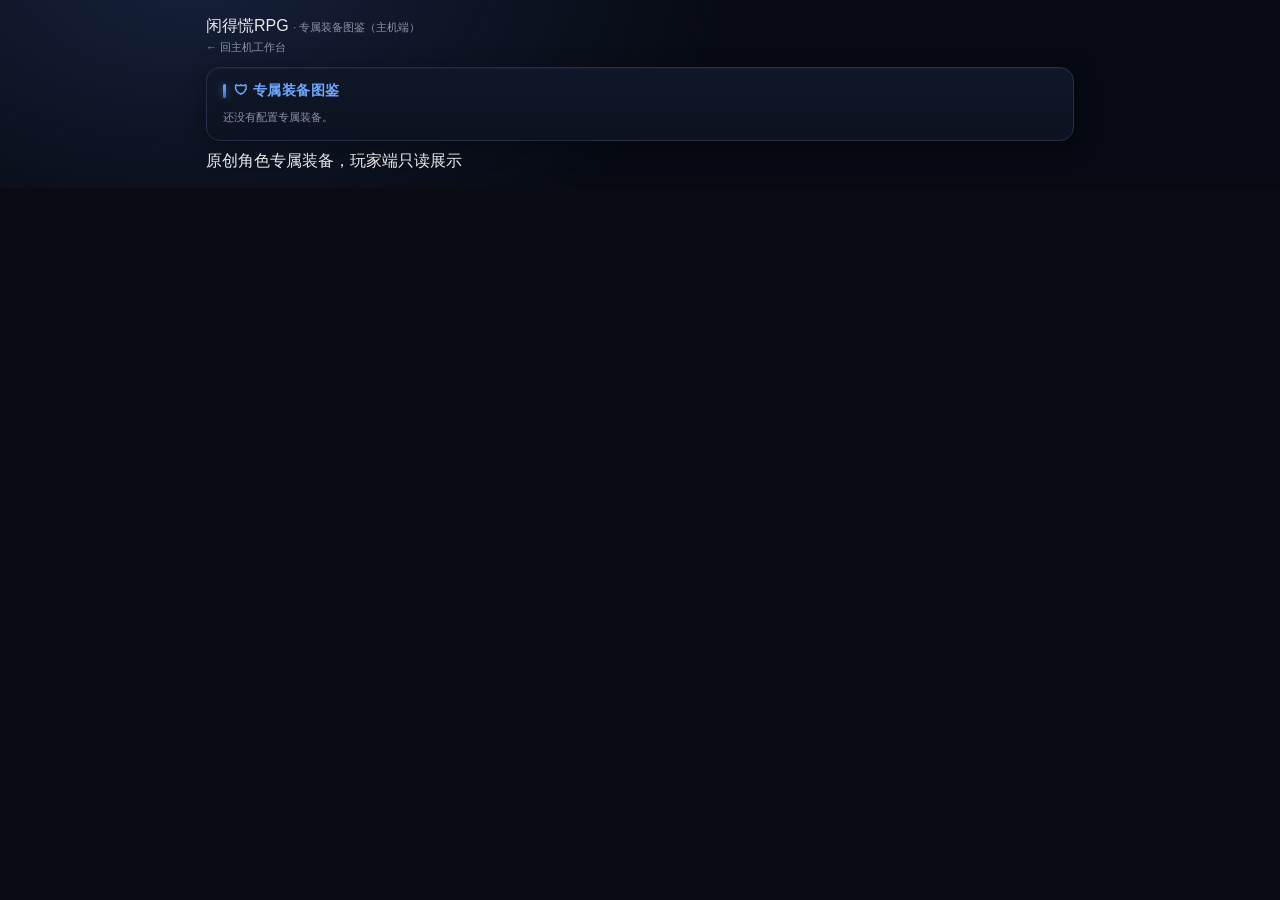
<file: origgear.html>
﻿<!doctype html>
<html lang="zh-CN">
<head>
<meta charset="utf-8">
<meta http-equiv="Cache-Control" content="no-store">
<meta name="viewport" content="width=device-width, initial-scale=1">
<title>专属装备图鉴 · 主机端</title>
<link rel="stylesheet" href="css/app.css?v=e0ed2d33">
</head>
<body>
<div class="wrap">
  <div class="top">
    <div class="brand"><span class="dot" style="background:#ffb347;box-shadow:0 0 10px #ffb34788;"></span> 闲得慌RPG <span class="hint">· 专属装备图鉴（主机端）</span></div>
    <a class="hint" href="studio.html">← 回主机工作台</a>
  </div>
  <div id="view"></div>
  <div class="foot">原创角色专属装备，玩家端只读展示</div>
</div>
<script type="module">
import { ORIGINALS, ORIGINAL_GEAR, pullOriginals } from "./js/originals.js?v=ba87a9d1";

const esc = (s) => String(s == null ? "" : s).replace(/[&<>"']/g, (c) => ({ "&": "&amp;", "<": "&lt;", ">": "&gt;", '"': "&quot;", "'": "&#39;" }[c]));
const fmt = (n) => Number(n || 0).toLocaleString("zh-CN");
const RARITY_COLOR = { R: "#6ea8fe", SR: "#c9a0ff", SSR: "#ffd666", UR: "#ff6b6b" };
const SLOT = { weapon: "武器", armor: "上装", armor2: "下装", accessory: "饰品" };

function statsOf(it) {
  const parts = [];
  if (it.atk) parts.push("攻击 +" + it.atk);
  if (it.hp) parts.push("生命 +" + it.hp);
  if (it.def) parts.push("防御 +" + it.def);
  if (it.res) parts.push("法抗 +" + it.res);
  if (it.spd) parts.push("速度 +" + it.spd);
  if (it.critRate) parts.push("暴击 +" + it.critRate + "%");
  if (it.critDmg) parts.push("暴伤 +" + it.critDmg + "%");
  if (it.lifesteal) parts.push("吸血 " + it.lifesteal + "%");
  if (it.ultPct) parts.push("必杀 +" + it.ultPct + "%");
  return parts;
}

function detail(it, slot) {
  const rc = RARITY_COLOR[it.rarity] || "#8a8ab0";
  const row = (k, v) => '<div style="display:flex;justify-content:space-between;gap:10px;padding:6px 9px;border-bottom:1px solid #1a2438;">' +
    '<span class="hint">' + k + '</span><span style="font-weight:600;color:#dbe4f3;font-size:13px;">' + v + '</span></div>';
  const panel = (inner) => '<div style="background:#0d1322;border:1px solid #1c2740;border-radius:10px;overflow:hidden;">' + inner + '</div>';
  const sec = (t) => '<div class="hint" style="margin:10px 0 5px;color:#8fd8ff;font-weight:700;letter-spacing:1px;">' + t + '</div>';
  const LBL = { atk: "攻击", hp: "生命", def: "防御", res: "法抗", spd: "速度", critRate: "暴击率", critDmg: "暴击伤害", lifesteal: "吸血", ultPct: "必杀伤害" };
  const UNIT = { critRate: "%", critDmg: "%", lifesteal: "%", ultPct: "%" };
  const MAIN = { weapon: ["atk"], armor: ["hp", "def", "res"], armor2: ["hp", "def", "spd"], accessory: ["atk", "critRate", "critDmg"] };
  const mk = MAIN[slot] || [];
  const mainRows = mk.filter((k) => it[k]).map((k) => row(LBL[k], "+" + it[k] + (UNIT[k] || ""))).join("");
  const subRows = ["atk", "hp", "def", "res", "spd", "critRate", "critDmg"]
    .filter((k) => mk.indexOf(k) < 0 && it[k]).map((k) => row(LBL[k], "+" + it[k] + (UNIT[k] || ""))).join("");
  const specRows = ["lifesteal", "ultPct"].filter((k) => it[k]).map((k) => row(LBL[k], "+" + it[k] + "%")).join("");
  const styleTxt = it.style === "ranged" ? "远程" : it.style === "focus" ? "法器" : "近战";
  const dmgTxt = it.dmgType === "spell" ? "法术" : "物理";
  const SHAPE_T = { single: "单体", row: "整排", col: "整列", all: "全体", cross: "十字" };
  const chip = (t, kind) => {
    const C = kind === "cd" ? ["#ffb347", "#4a3a1a", "#1a1408"]
      : kind === "rage" ? ["#c9a0ff", "#3a2a55", "#140f22"]
      : ["#8fd8ff", "#22375a", "#0b1424"];
    return '<span style="font-size:9.5px;color:' + C[0] + ';border:1px solid ' + C[1] + ';background:' + C[2] + ';border-radius:4px;padding:0 5px;">' + esc(t) + '</span>';
  };
  const sk = (label, name, mult, hits, shape, cd, rage, desc, kindTxt, weights) => {
    const per = parseFloat(mult) || 100;
    let multTxt = mult;
    if (hits > 1) {
      const total = per * hits;
      let w = Array.isArray(weights) && weights.length === hits ? weights.slice() : [];
      if (!w.length) { w = []; for (let i = 0; i < hits; i++) w.push(0.85 + (0.3 * i) / Math.max(1, hits - 1)); }
      const sum = w.reduce((a, b) => a + b, 0) || 1;
      multTxt = w.map((x) => Math.round((total * x) / sum) + "%").join(" + ") + "（共 " + Math.round(total) + "%）";
    }
    const chips = [];
    chips.push(chip(SHAPE_T[shape] || "单体"));
    chips.push(chip(styleTxt));
    chips.push(chip(dmgTxt));
    if (hits > 1) chips.push(chip("×" + hits + " 段"));
    if (cd) chips.push(chip("CD " + cd, "cd"));
    if (rage != null) chips.push(chip("回怒 +" + rage, "rage"));
    if (kindTxt) chips.push(chip(kindTxt, "rage"));
    return '<div style="background:linear-gradient(180deg,#0e1626,#0a101c);border:1px solid #1c2740;border-radius:10px;padding:8px 10px;margin-bottom:7px;">' +
      '<div style="display:flex;justify-content:space-between;align-items:baseline;gap:8px;">' +
        '<b style="font-size:13px;color:#dbe4f3;"><span style="color:' + rc + ';">[' + label + ']</span> ' + esc(name || "") + '</b>' +
        '<span style="font-size:12.5px;font-weight:800;color:' + rc + ';text-align:right;">' + multTxt + '</span></div>' +
      '<div style="display:flex;gap:4px;flex-wrap:wrap;align-items:center;margin-top:5px;">' + chips.join("") + '</div>' +
      '<div style="margin-top:6px;padding:5px 8px;border-left:2px solid #2a3a55;color:#9aa4b8;font-size:11px;line-height:1.45;background:#0a111d;border-radius:0 6px 6px 0;">' +
        esc(desc || ("对" + (SHAPE_T[shape] || "单体") + "造成 " + Math.round(per * hits) + "% 攻击伤害" + (hits > 1 ? "（" + hits + " 段）" : "") + "。" + (cd ? " 冷却 " + cd + " 回合。" : "") + (rage != null ? " 回怒 +" + rage + "。" : ""))) +
      '</div></div>';
  };
  const skills = it.sName ? sec("招式组") +
      sk("普攻", it.aName, (it.aMult || 100) + "%", it.aHits || 1, it.aShape || "single", 0, (Number(it.aRage) || 0), it.aDesc) +
      ((it.sMult) ? sk("技能", it.sName, (it.sMult || 150) + "%", it.sHits || 1, it.sShape || "single", it.sCd || 3, (Number(it.sRage) || 0), it.sDesc, null, it.sSegWeights) : "") +
      sk("必杀", it.uName, (it.uMult || 250) + "%", it.uHits || 1, it.uShape || "single", 0, null, it.uDesc || it.skillDesc, "怒气 100", it.uSegWeights)
    : "";
  const ov = document.createElement("div");
  ov.style.cssText = "position:fixed;inset:0;background:rgba(0,0,0,.82);display:flex;align-items:center;justify-content:center;z-index:999;padding:16px;";
  ov.innerHTML = '<div class="card" style="max-width:420px;width:100%;max-height:86vh;overflow:auto;border:1px solid ' + rc + '66;">' +
    '<div style="display:flex;align-items:center;gap:8px;"><b style="font-size:19px;color:' + rc + ';">' + esc(it.name) + '</b>' +
    (it.rarity ? '<span class="tag" style="border-color:' + rc + ';color:' + rc + ';">' + it.rarity + '</span>' : "") +
    '<span class="tag" style="margin-left:auto;">' + SLOT[slot] + '</span></div>' +
    (it.style || it.dmgType ? '<div class="hint" style="margin-top:2px;">' +
      [(it.style === "ranged" ? "远程" : it.style === "focus" ? "法器" : "近战"), it.dmgType === "spell" ? "法术" : "物理"].join(" · ") + '</div>' : "") +
    (mainRows ? '<div class="hint" style="margin:8px 0 5px;color:#ffd666;font-weight:700;">主属性（部位基础）</div>' + panel(mainRows) : "") +
    ((subRows || specRows) ? sec("副属性") + panel(subRows + specRows) : "") +
    (it.mech ? sec("机制说明") + '<div style="background:#0d1322;border:1px solid #1c2740;border-radius:10px;padding:8px 9px;line-height:1.7;color:#9fb0c8;font-size:12px;">' + esc(it.mech) + '</div>' : "") +
    skills +
    '<div style="margin-top:10px;"><button id="ogClose" style="width:100%;">关闭</button></div></div>';
  document.body.appendChild(ov);
  ov.querySelector("#ogClose").onclick = () => ov.remove();
  ov.onclick = (e) => { if (e.target === ov) ov.remove(); };
}

function render() {
  const owners = ORIGINALS.filter((o) => { const g = ORIGINAL_GEAR[o.id] || o.gearObj; return g && Object.keys(g).some((k) => (g[k] || {}).name); });
  if (!owners.length) {
    document.getElementById("view").innerHTML = '<div class="card"><div class="card-title">🛡 专属装备图鉴</div><div class="hint">还没有配置专属装备。</div></div>';
    return;
  }
  document.getElementById("view").innerHTML =
    '<div class="card"><div class="card-title">🛡 专属装备图鉴</div><div class="hint">共 ' + owners.length + ' 名原创角色、' +
      owners.reduce((n, o) => n + Object.keys(ORIGINAL_GEAR[o.id] || o.gearObj || {}).filter((k) => ((ORIGINAL_GEAR[o.id] || o.gearObj || {})[k] || {}).name).length, 0) +
      ' 件专属装备。点任意一件看详情。</div></div>' +
    owners.map((o) => {
      const g = ORIGINAL_GEAR[o.id] || o.gearObj || {};
      return '<div class="card"><div class="card-title" style="color:#ffb347;">' + esc(o.name) + ' <span class="tag">' + (o.rare ? "稀有" : "普通") + '</span></div>' +
        '<div style="display:grid;grid-template-columns:repeat(auto-fill,minmax(150px,1fr));gap:8px;margin-top:6px;">' +
        Object.keys(SLOT).map((k) => {
          const it = g[k] || {};
          if (!it.name) return "";
          const rc = RARITY_COLOR[it.rarity] || "#8a8ab0";
          return '<button data-g="' + o.id + ":" + k + '" style="text-align:left;background:#12182a;border:1px solid ' + rc + '66;border-radius:9px;padding:9px;cursor:pointer;font-family:inherit;">' +
            '<div style="font-size:13px;font-weight:700;color:' + rc + ';">' + esc(it.name) + '</div>' +
            '<div style="font-size:9.5px;color:#8a8ab0;margin-top:2px;">' + (it.rarity || "") + ' · ' + SLOT[k] + '</div>' +
            '<div style="font-size:10px;color:#9aa4b8;margin-top:5px;line-height:1.4;">' + esc(statsOf(it).join(" · ")) + '</div></button>';
        }).join("") + '</div></div>';
    }).join("");

  document.getElementById("view").querySelectorAll("[data-g]").forEach((b) => b.onclick = () => {
    const [id, slot] = b.dataset.g.split(":");
    const o = ORIGINALS.find((x) => x.id === id);
    const g = (o && (ORIGINAL_GEAR[o.id] || o.gearObj)) || {};
    if (g[slot]) detail(g[slot], slot);
  });
}

try { await pullOriginals(); } catch (e) {}
render();
</script>
</body>
</html>
</file>
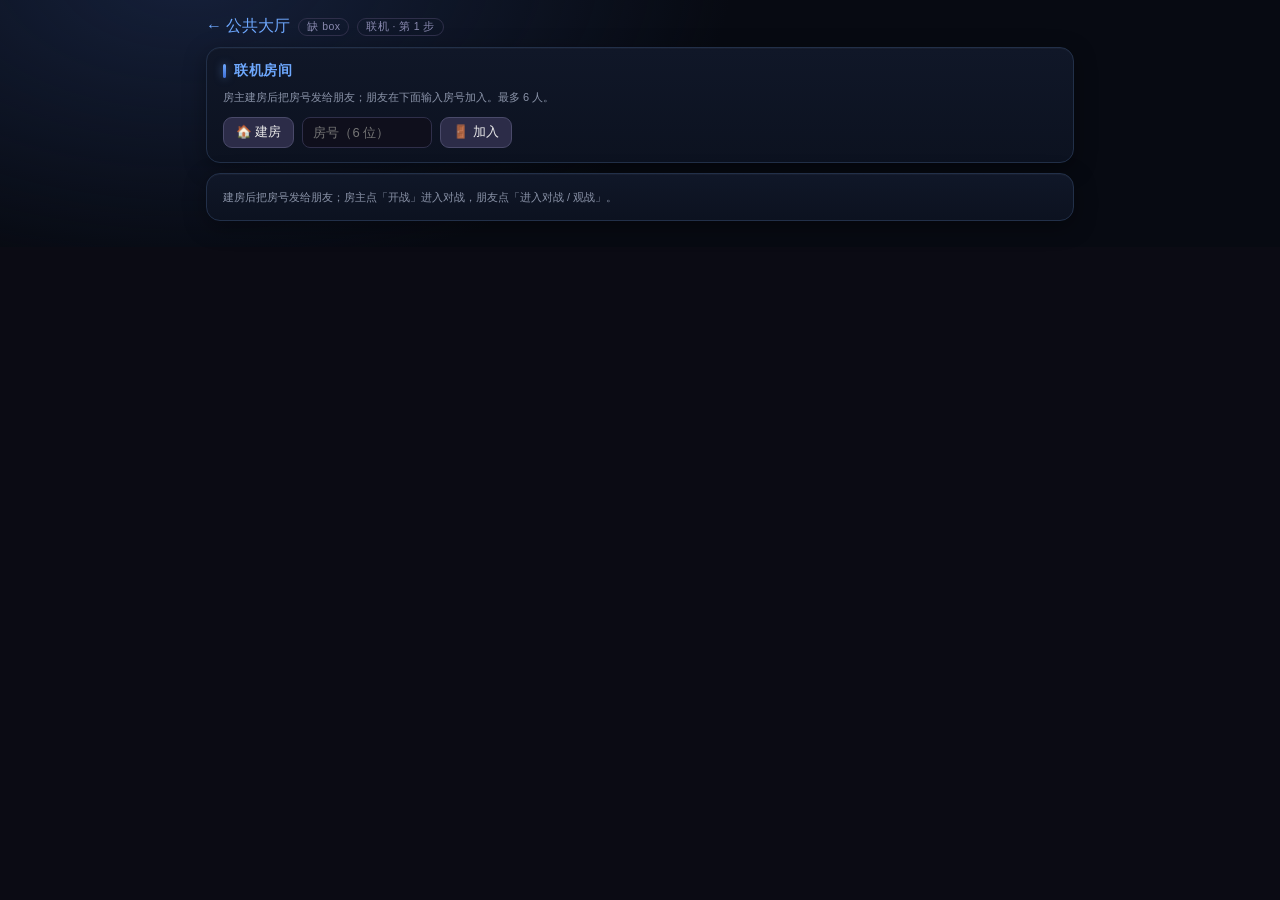
<file: rooms.html>
﻿<!DOCTYPE html>
<html lang="zh-HK">
<head>
<meta charset="UTF-8">
<meta name="viewport" content="width=device-width, initial-scale=1.0">
<title>闲得慌RPG v2 · 联机房间</title>
<link rel="stylesheet" href="css/app.css?v=e0ed2d33">
</head>
<body>
<div class="wrap">
  <div class="nav">
    <a href="index.html">← 返回</a>
    <span class="tag" id="boxTag">—</span>
    <span class="tag">联机 · 第 1 步</span>
  </div>
  <div id="view"></div>
  <div id="toast" style="position:fixed;left:50%;bottom:24px;transform:translateX(-50%);padding:8px 14px;border-radius:10px;background:#1b1b2e;border:1px solid #3a3a5c;font-size:12.5px;display:none;"></div>
</div>

<script type="module">
import { cloudGet, cacheLoad, esc, fmt, gateLoad } from "./js/core.js?v=13807141";
import { createRoom, joinRoom, getRoom, setReady, leaveRoom, changed, setMemberChar } from "./js/room.js?v=a92639d1";
import { DUNGEONS } from "./js/data.js?v=dbf4b773";
import { charFinal } from "./js/power.js?v=5f9e4127";

let box = "", store = null, room = null, roomId = "", seq = 0, timer = 0;
const $ = (id) => document.getElementById(id);
const view = () => $("view");
const myName = () => {
  const ch = (store && store.chars || []).find((c) => c.id === store.activeChar) || (store && store.chars || [])[0];
  return ch ? ch.name : "玩家";
};

function toast(m, bad) {
  const t = $("toast");
  t.textContent = m; t.style.display = "block";
  t.style.color = bad ? "#ff9b9b" : "#eaeaea";
  t.style.borderColor = bad ? "#ff9b9b" : "#3a3a5c";
  setTimeout(() => { t.style.display = "none"; }, 2000);
}
function readBox() {
  const q = new URLSearchParams(location.search);
  return q.get("box") || localStorage.getItem("rpg2:box") || "";
}

async function boot() {
  box = readBox();
  $("boxTag").textContent = box || "缺 box";
  const cached = cacheLoad(box);
  if (cached && Number(cached.store.v) === 2) store = cached.store;
  try {
    const g = await gateLoad(box, {});
    if (g.ok) store = g.store;
  } catch (e) {}
  const q = new URLSearchParams(location.search);
  const rid = q.get("room");
  if (rid) { roomId = rid; await pull(); startPoll(); }
  render();
}

async function pull() {
  try {
    const got = await getRoom(roomId);
    if (!got) { room = null; return; }
    if (changed(seq, got.room)) { seq = got.room.seq; room = got.room; render(); }
    else room = got.room;
  } catch (e) {}
}

function startPoll() {
  clearInterval(timer);
  if ($("btnBroadcast")) $("btnBroadcast").onclick = async () => {
    try {
      const got = await getRoom(roomId);
      if (!got) return toast("房间不存在", true);
      const room = got.room;
      const n = Object.keys(room.members || {}).length;
      const stageName = ($("roomPref") && $("roomPref").selectedOptions[0] && $("roomPref").selectedOptions[0].text) || "副本";
      const text = "📣 组队：房号 " + roomId + " · " + stageName + " · " + n + "/6 人，缺 " + Math.max(0, 6 - n) + " 人";
      const CHAT = "__chat";
      const r = await cloudGet(CHAT);
      const msgs = ((r && r.store && r.store.msgs) || []).slice(-59);
      msgs.push({ n: room.host || box, t: text, at: Date.now() });
      await cloudSave(CHAT, { v: 2, items: [], chars: [], msgs }, r && r.updated_at, "公共聊天");
      toast("已发到公共频道");
    } catch (e) { toast("广播失败：" + (e && e.message || e), true); }
  };
  timer = setInterval(() => { pull(); pushMyChar(); }, 400);
}

async function doCreate() {
  if (!box) return toast("缺 box", true);
  const r = await createRoom(box, myName());
  if (!r.ok) return toast(r.reason || "建房失败", true);
  roomId = r.id; room = r.room; seq = room.seq;
  history.replaceState(null, "", "?box=" + encodeURIComponent(box) + "&room=" + roomId);
  startPoll(); render(); pushMyChar();
}

let lastPush = 0;
async function pushMyChar() {
  try {
    const now = Date.now();
    if (now - lastPush < 8000) return;
    lastPush = now;
    let st = null;
    try { const c = cacheLoad(box); st = c && c.store; } catch (e) {}
    if (!st) { const g = await gateLoad(box, {}); if (g.ok) st = g.store; }
    if (!st) return;
    const ch = (st.chars || []).find((x) => x.id === st.activeChar) || (st.chars || [])[0];
    if (!ch) return;
    const f = charFinal(ch);
    const wRaw = ch.equip && ch.equip.weapon;
    const snap = {
      lv: ch.lv || 1, name: ch.name,
      atk: Math.round(f.atk), hp: Math.round(f.hp), def: Math.round(f.def), res: Math.round(f.res),
      spd: Math.round(f.spd * 10) / 10, critRate: Math.round(f.critRate || 5), critDmg: Math.round(f.critDmg || 150),
      dmgCut: Math.round(f.dmgCut || 0), weapon: wRaw || null, at: Date.now()
    };
    await setMemberChar(roomId, box, snap, ch.name);
  } catch (e) {}
}

async function doJoin(id) {
  const r = await joinRoom(id, box, myName());
  if (!r.ok) return toast(r.reason, true);
  roomId = id; room = r.room; seq = room.seq;
  history.replaceState(null, "", "?box=" + encodeURIComponent(box) + "&room=" + roomId);
  startPoll(); render();
}

async function doReady(v) {
  const r = await setReady(roomId, box, v);
  if (!r.ok) return toast(r.reason, true);
  room = r.room; seq = room.seq; render();
}

async function doLeave() {
  await leaveRoom(roomId, box);
  clearInterval(timer);
  roomId = ""; room = null; seq = 0;
  history.replaceState(null, "", "?box=" + encodeURIComponent(box));
  render();
}

function render() {
  if (!roomId) {
    view().innerHTML =
      '<div class="card"><div class="card-title">联机房间</div>' +
        '<div class="hint">房主建房后把房号发给朋友；朋友在下面输入房号加入。最多 6 人。</div>' +
        '<div style="display:flex;gap:8px;flex-wrap:wrap;margin-top:10px;">' +
          '<button id="btnCreate">🏠 建房</button>' +
          '<input id="joinId" placeholder="房号（6 位）" style="width:130px;">' +
          '<button id="btnJoin">🚪 加入</button>' +
        '</div></div>' +
      '<div class="card"><div class="hint">建房后把房号发给朋友；房主点「开战」进入对战，朋友点「进入对战 / 观战」。</div></div>';
    $("btnCreate").onclick = doCreate;
    $("btnJoin").onclick = () => {
      const id = ($("joinId").value || "").trim();
      if (!id) return toast("先填房号", true);
      doJoin(id);
    };
    return;
  }

  const isHost = room.host === box;
  const me = (room.members || {})[box] || {};
  const list = Object.keys(room.members || {}).map((k) => {
    const m = room.members[k];
    return '<div class="row"><span class="k">' + (k === room.host ? "👑 " : "") + esc(m.name) +
      '<div class="hint">' + esc(k) + (m.side === "A" ? " · 蓝方" : " · 红方") + '</div></span>' +
      '<span class="v">' + (m.ready ? '<span style="color:#7ee787;">已准备</span>' : '<span style="color:#8a8ab0;">未准备</span>') + '</span></div>';
  }).join("");

  const started = room.phase === "fighting" || room.phase === "done" || !!room.state;
  const stageSel = (window.__roomStage || "");
  const battleHref = "battle.html?box=" + encodeURIComponent(box) + "&room=" + encodeURIComponent(room.room) + (stageSel ? "&stage=" + encodeURIComponent(stageSel) : "");

  view().innerHTML =
    '<div class="card"><div class="card-title">房间 ' + esc(room.room) + ' · ' + esc(room.phase) + '</div>' +
      '<button id="btnBroadcast" style="margin:6px 0;border-color:#ffb347;color:#ffb347;">📣 发组队到公共频道</button>' +
      '<div class="hint">房主：' + esc(room.host) + '　|　你是：' + (isHost ? "👑 房主" : "玩家") + '　|　人数 ' + Object.keys(room.members || {}).length + '/6</div>' +
      '<div style="margin-top:8px;display:flex;gap:8px;flex-wrap:wrap;">' +
    (isHost ? '<select id="roomPref" style="max-width:220px;background:#0b0e17;border:1px solid #24304a;border-radius:8px;color:#dbe4f3;padding:7px;">' +
      '<option value="daily">📅 日常副本</option>' +
      '<option value="event">🎉 庆典试炼</option>' +
      '<option value="duel">⚔️ 单挑切磋</option>' +
    '</select>' : "") +
        '<button id="btnReady">' + (me.ready ? "✅ 已准备（点一下取消）" : "🟢 准备") + '</button>' +
        '<button id="btnStart" ' + (isHost ? '' : 'disabled') + ' style="border-color:#7ee787;color:#7ee787;">⚔️ 开战</button>' +
        (started ? '<button id="btnEnter" style="border-color:#6ea8fe;color:#6ea8fe;">🚪 进入对战 / 观战</button>' : '') +
        '<button id="btnLeave" style="border-color:#ff9b9b;color:#ff9b9b;">🚪 退出房间</button>' +
        '<button id="btnCopy">📋 复制房号</button>' +
      '</div>' +
      '<div class="hint" style="margin-top:6px;">房号 ' + esc(room.room) + '　' + (isHost ? '（你是房主，点「开战」进入对战）' : '（等房主开战）') + '</div>' +
    '</div>' +
    '<div class="card"><div class="card-title">成员</div>' + list + '</div>';

  $("btnReady").onclick = () => doReady(!me.ready);
  $("btnStart").onclick = () => {
  const prefSel = $("roomPref");
  const pref = prefSel ? prefSel.value : "daily";
  if (pref === "duel") { location.href = "arena.html"; return; }
  location.href = "battle.html?box=" + encodeURIComponent(box) + "&room=" + encodeURIComponent(room.room) + "&pref=" + encodeURIComponent(pref);
  };
  if ($("btnEnter")) $("btnEnter").onclick = () => { location.href = battleHref; };
  $("btnLeave").onclick = doLeave;
  $("btnCopy").onclick = () => {
    try { navigator.clipboard.writeText(room.room); toast("房号已复制"); } catch (e) { toast("复制失败，手动记：" + room.room, true); }
  };
}

boot();
</script>
<script>
(function(){try{var a=document.querySelector('a[href="index.html"]');if(!a)return;a.href="lobby.html";a.textContent="← 公共大厅";}catch(e){}})();
</script>
</body>
</html>
</file>
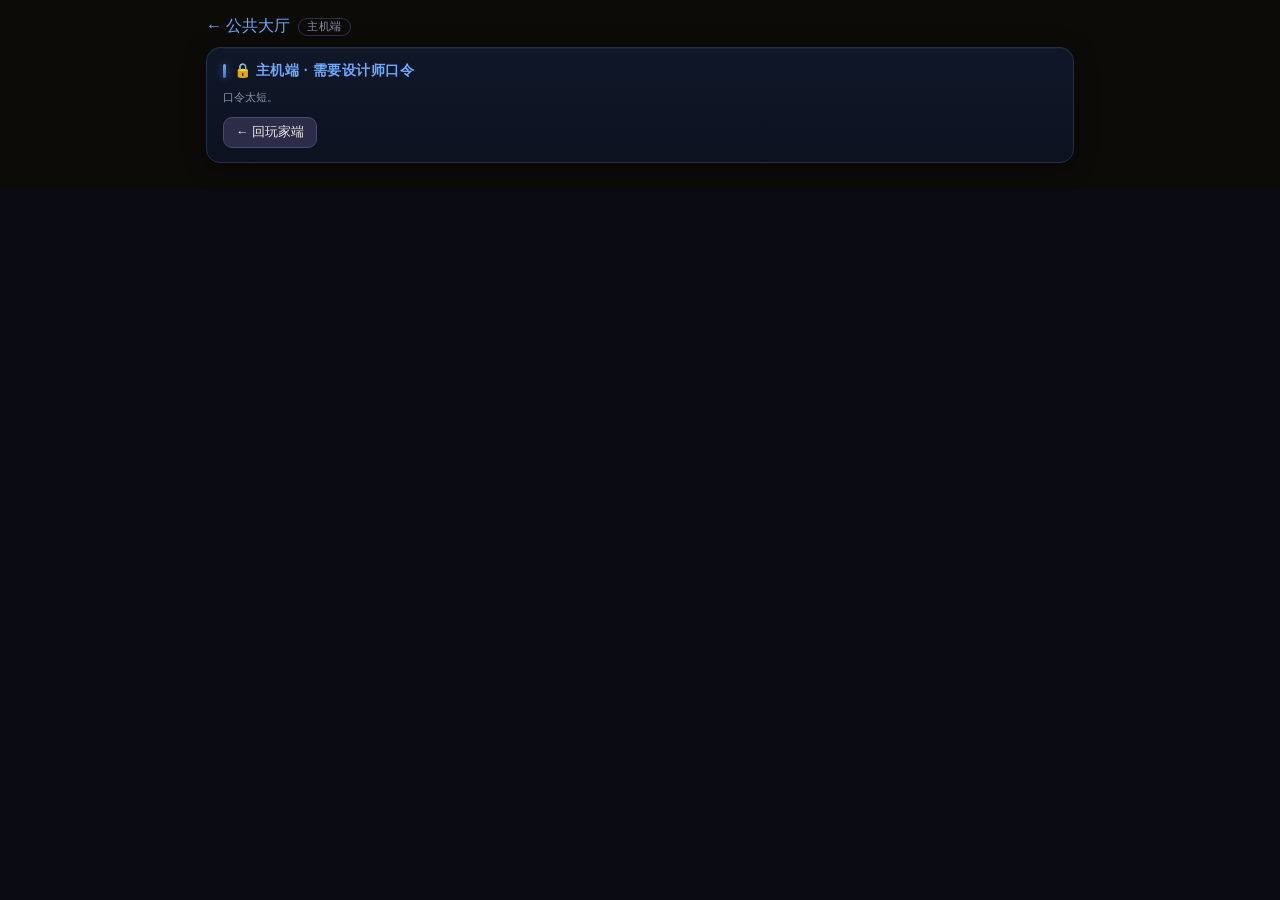
<file: studio.html>
<!DOCTYPE html>
<html lang="zh-HK">
<head>
<meta charset="UTF-8">
<meta http-equiv="Cache-Control" content="no-store">
<meta name="viewport" content="width=device-width, initial-scale=1.0">
<title>闲得慌 · 设计工作室（主机端）</title>
<link rel="stylesheet" href="css/app.css?v=e0ed2d33">
<style>
  body{background:#0d0b08;}
  .studio-bar{display:flex;align-items:center;gap:8px;background:#2a1f10;border:1px solid #6b4a1e;color:#ffcf7a;
    padding:8px 12px;border-radius:8px;font-size:12px;margin-bottom:10px;}
  .studio-bar .tag{color:#ffcf7a;border-color:#6b4a1e;}
  .studio-card{display:grid;grid-template-columns:repeat(auto-fill,minmax(200px,1fr));gap:10px;}
  .studio-card a{display:block;text-decoration:none;background:#151109;border:1px solid #3a2c14;border-radius:12px;padding:14px;color:#f3e6cf;transition:.15s;}
  .studio-card a:hover{border-color:#ffb347;background:#1c150a;transform:translateY(-1px);}
  .studio-card .t{font-size:15px;font-weight:800;color:#ffb347;margin-top:4px;}
  .studio-card .hint{color:#b6a382;}
  .studio-note{font-size:10.5px;color:#8a7a5f;margin-top:10px;}
</style>
</head>
<body>
<div class="wrap">
  <div class="nav"><a href="lobby.html">← 公共大厅</a><span class="tag">主机端</span></div>
  <div id="view"></div>
</div>

<script type="module">
import { cloudGet, cloudDelete, cloudSave } from "./js/core.js?v=13807141";
const PWKEY = "rpg2:designpw";
const esc = (s) => String(s == null ? "" : s).replace(/[&<>"']/g, (c) => ({ "&": "&amp;", "<": "&lt;", ">": "&gt;", '"': "&quot;", "'": "&#39;" }[c]));
async function sha(s) {
  const buf = await crypto.subtle.digest("SHA-256", new TextEncoder().encode("xd2|" + s));
  return [...new Uint8Array(buf)].map((b) => b.toString(16).padStart(2, "0")).join("");
}
function deny(msg) {
  document.getElementById("view").innerHTML =
    '<div class="card"><div class="card-title">🔒 主机端 · 需要设计师口令</div><div class="hint">' + esc(msg) + '</div>' +
    '<div style="margin-top:10px;"><a href="index.html"><button>← 回玩家端</button></a></div></div>';
}
async function gate() {
  const stored = localStorage.getItem(PWKEY);
  if (stored && localStorage.getItem("rpg2:designok") === stored) { localStorage.setItem("rpg2:host", "1"); return true; }
  if (!stored) {
    const p1 = prompt("首次使用：设置设计师口令（4 位以上）");
    if (!p1 || p1.length < 4) { deny("口令太短。"); return false; }
    const h = await sha(p1);
    localStorage.setItem(PWKEY, h);
    localStorage.setItem("rpg2:designok", h); localStorage.setItem("rpg2:host", "1");
    alert("口令已设置，这台设备已记住。");
    return true;
  }
  for (let i = 0; i < 3; i++) {
    const p = prompt("请输入设计师口令（第 " + (i + 1) + " 次）");
    if (p == null) { deny("已取消。"); return false; }
    if ((await sha(p)) === stored) { localStorage.setItem("rpg2:designok", stored); localStorage.setItem("rpg2:host", "1"); return true; }
  }
  deny("口令错误 3 次。");
  return false;
}
function render() {
  const HOST_BOX = "zynSD117";
  const hostNick = (() => { try { return localStorage.getItem("rpg2:nick") || ""; } catch (e) { return ""; } })();
  try { localStorage.setItem("rpg2:hostBox", HOST_BOX); } catch (e) {}
  const hostBox = HOST_BOX;
  const enc = encodeURIComponent(hostBox);
  const L = (page, tab) => page + (hostBox ? "?box=" + enc + "&tab=" + tab : "?tab=" + tab);
  const qa = hostBox ? "?box=" + enc : "";
  document.getElementById("view").innerHTML =
    '<div class="studio-bar">🧑‍💻 <b>主机端 · 设计工作室</b>　这里的东西只改设计数据，不写任何玩家存档 / 排行榜</div>' +
    '<div class="card"><div class="card-title" style="color:#ffb347;">工作台</div>' +
      '<div class="studio-card">' +
        '<a href="design.html"><div style="font-size:22px;">🎨</div><div class="t">原创角色</div><div class="hint">设计 NPC / 角色设定，导出 JSON</div></a>' +
        '<a href="equip.html"><div style="font-size:22px;">📚</div><div class="t">装备图鉴</div><div class="hint">全部武器 / 防具 / 饰品预览</div></a>' +
        '<a href="affixes.html"><div style="font-size:22px;">📖</div><div class="t">词条库</div><div class="hint">词条效果说明</div></a>' +
        '<a href="lobby.html"><div style="font-size:22px;">🏛</div><div class="t">公共大厅</div><div class="hint">玩家大厅 / 原创大厅</div></a>' +
        '<a href="origgear.html"><div style="font-size:22px;">🛡</div><div class="t">专属装备图鉴</div><div class="hint">原创角色专属装备</div></a>' +
      '</div>' +
      '<div class="studio-note">提示：设计器里点「导出 JSON」可以把设计发给我，转成游戏内容。</div>' +
      '<div style="margin-top:12px;"><button id="btnLock" style="font-size:11px;border-color:#6b4a1e;color:#ffcf7a;">🔒 锁定主机端</button></div>' +
    '</div>' +
    '<div class="card"><div class="card-title" style="color:#ffb347;">👤 主机位号</div>' +
      '<div class="row"><span class="k">当前位号</span><span class="v">' + (hostBox ? '<b style="color:#ffcf7a;">' + hostBox + '</b>' : '<span class="hint">未设置（游戏入口会落到公用/新位号）</span>') + '</span></div>' +
      '<div style="display:flex;gap:8px;margin-top:6px;"><input id="hostBoxIn" value="' + hostBox + '" placeholder="填你的位号" style="flex:1;background:#0b0e17;border:1px solid #3a2c14;border-radius:6px;color:#f3e6cf;padding:7px;">' +
      '<button id="btnHostBox" style="border-color:#6b4a1e;color:#ffcf7a;">保存</button></div>' +
      '<div style="display:flex;gap:8px;margin-top:8px;align-items:center;"><span class="hint">账号昵称</span><input id="hostNickIn" value="' + hostNick + '" placeholder="大厅/聊天显示" style="flex:1;background:#0b0e17;border:1px solid #3a2c14;border-radius:6px;color:#f3e6cf;padding:7px;"><button id="btnHostNick" style="border-color:#6b4a1e;color:#ffcf7a;">保存昵称</button></div>' +
      '<div class="hint" style="margin-top:6px;">设置后，下面的游戏入口都会带上这个位号，直接进你自己的角色。</div>' +
    '</div>' +
    '<div class="card"><div class="card-title" style="color:#ffb347;">🎮 我的游戏（主机操控）</div>' +
      '<div class="studio-card">' +
        '<a href="' + L("create.html", "talent") + '"><div style="font-size:22px;">🌳</div><div class="t">天赋</div><div class="hint">分支加点</div></a>' +
        '<a href="' + L("create.html", "cult") + '"><div style="font-size:22px;">⚒</div><div class="t">培养</div><div class="hint">装备强化 / 升星 / 精炼</div></a>' +
        '<a href="' + L("create.html", "orig") + '"><div style="font-size:22px;">🧬</div><div class="t">原创角色</div><div class="hint">等级 / 突破 / 出战</div></a>' +
        '<a href="' + L("create.html", "store") + '"><div style="font-size:22px;">🎒</div><div class="t">仓库</div><div class="hint">装备 / 资源</div></a>' +
        '<a href="battle.html' + qa + '"><div style="font-size:22px;">⚔️</div><div class="t">战斗</div><div class="hint">副本 / 原创出战</div></a>' +
      '</div>' +
      '<div class="studio-note">和玩家端同一套功能，额外多一个「原创角色」。</div>' +
    '</div>' +
    '<div class="card"><div class="card-title" style="color:#ffb347;">🗑 删除位号（云端存档）</div>' +
      '<div class="row"><span class="k">位号</span><span class="v"><input id="delBox" placeholder="要查询/删除的位号" style="flex:1;background:#0b0e17;border:1px solid #3a2c14;border-radius:6px;color:#f3e6cf;padding:7px;"></span></div>' +
      '<div style="display:flex;gap:8px;flex-wrap:wrap;margin-top:8px;">' +
        '<button id="btnLookup" style="border-color:#6b4a1e;color:#ffcf7a;">🔍 查询</button>' +
        '<button id="btnDelBox" style="border-color:#ff6b6b;color:#ff6b6b;">🗑 删除</button>' +
      '</div>' +
      '<div id="delMsg" class="hint" style="margin-top:8px;">输入位号先查询，确认后再删；删除不可恢复。</div>' +
    '</div>';
  document.getElementById("btnLock").onclick = () => {
    if (!confirm("锁定？下次进入需要重新输入口令。")) return;
    localStorage.removeItem("rpg2:designok"); localStorage.removeItem("rpg2:host");
    location.reload();
  };
  const hbBtn = document.getElementById("btnHostBox");
  if (hbBtn) hbBtn.onclick = () => {
    const v = document.getElementById("hostBoxIn").value.trim();
    try {
      localStorage.setItem("rpg2:hostBox", v);
      if (v) localStorage.setItem("rpg2:box", v);
    } catch (e) {}
    render();
  };
  const msg = (t, bad) => { const el = document.getElementById("delMsg"); el.textContent = t; el.style.color = bad ? "#ff9b9b" : "#9ee7a0"; };
  document.getElementById("btnLookup").onclick = async () => {
    const b = document.getElementById("delBox").value.trim();
    if (!b) return msg("先填位号", true);
    msg("查询中…");
    try {
      const row = await cloudGet(b);
      if (!row) return msg("云端没有这个位号：" + b, true);
      const chars = (row.store && row.store.chars) || [];
      msg("存在：" + b + "　角色 " + chars.length + " 个　更新于 " + (row.updated_at || "?"));
    } catch (e) { msg("查询失败：" + e.message, true); }
  };
  document.getElementById("btnDelBox").onclick = async () => {
    const b = document.getElementById("delBox").value.trim();
    if (!b) return msg("先填位号", true);
    const typed = prompt("删除不可恢复。请再输入一次位号确认：");
    if (typed !== b) return msg("位号不一致，已取消", true);
    if (!confirm("真的删除云端存档「" + b + "」？角色、装备、金币都会没。")) return;
    msg("删除中…");
    try {
      const r = await cloudDelete(b);
      const chk = await cloudGet(b);
      if (chk) return msg("删除失败：云端仍有记录", true);
      msg("✅ 已删除 " + b + "（HTTP " + r.status + "）。记得在本机清缓存，否则可能被离线缓存恢复。");
    } catch (e) { msg("删除失败：" + e.message, true); }
  };
}
// 🖱 兜底：用事件代理处理「保存位号」，避免绑定丢失
document.addEventListener("click", (e) => {
  const t = e.target && e.target.closest ? e.target.closest("#btnHostBox") : null;
  if (!t) return;
  const inp = document.getElementById("hostBoxIn");
  const v = ((inp && inp.value) || "").trim();
  try {
    localStorage.setItem("rpg2:hostBox", v);
    if (v) localStorage.setItem("rpg2:box", v);
  } catch (err) {}
  alert(v ? ("✅ 已保存主机位号：" + v) : "已清空主机位号");
  render();
});

document.addEventListener("click", async (e) => {
  const t = e.target && e.target.closest ? e.target.closest("#btnHostNick") : null;
  if (!t) return;
  const v = ((document.getElementById("hostNickIn") || {}).value || "").trim().slice(0, 12);
  try { localStorage.setItem("rpg2:nick", v); } catch (err) {}
  try {
    const HB = "zynSD117";
    const row = await cloudGet(HB);
    if (row) {
      const st = row.store;
      st.v = 2; if (!Array.isArray(st.items)) st.items = []; if (!Array.isArray(st.chars)) st.chars = [];
      st.account = st.account || { id: HB, nick: "" };
      st.account.nick = v;
      await cloudSave(HB, st, row.updated_at, "账号昵称");
    }
  } catch (err) {}
  alert("✅ 账号昵称：" + (v || "（空）"));
  render();
});
if (await gate()) render();
</script>
</body>
</html>
</file>
<file: css/app.css>
/* 闲得慌RPG v2 · 全站样式 */
*{box-sizing:border-box}
html,body{margin:0;padding:0;background:#0b0b14;color:#eaeaea;font-family:-apple-system,"Segoe UI","Microsoft YaHei",sans-serif}
a{color:#6ea8fe;text-decoration:none}
button{background:#2c2c48;color:#eaeaea;border:1px solid #4a4a6a;border-radius:8px;cursor:pointer;font-family:inherit;font-size:12.5px;padding:6px 12px}
button:hover:not(:disabled){border-color:#6ea8fe;color:#cfe6ff}
button:disabled{opacity:.45;cursor:not-allowed}
button.on{border-color:#6ea8fe;color:#cfe6ff}
input,textarea,select{background:#0f0f1c;color:#eaeaea;border:1px solid #2f2f4a;border-radius:8px;padding:7px 10px;font-family:inherit;font-size:13px}
.wrap{max-width:900px;margin:0 auto;padding:16px}
.card{background:#141422;border:1px solid #2f2f4a;border-radius:12px;padding:14px 16px;margin:10px 0}
.card-title{font-size:12px;font-weight:700;color:#6ea8fe;margin-bottom:8px}
.row{display:flex;justify-content:space-between;align-items:baseline;gap:10px;padding:5px 0;border-bottom:1px dashed #23233a}
.row:last-child{border-bottom:none}
.row .k{font-size:12px;color:#8a8ab0}
.row .v{font-size:12.5px;font-weight:600}
.hint{font-size:11px;color:#6a6a86;line-height:1.7}
.tag{display:inline-block;padding:1px 7px;border-radius:6px;font-size:10px;border:1px solid #2f2f4a;color:#8a8ab0}
.nav{display:flex;gap:8px;flex-wrap:wrap;margin-bottom:10px;align-items:center}
.bar{height:8px;border-radius:5px;background:#0f0f1c;border:1px solid #2f2f4a;overflow:hidden}
.bar>i{display:block;height:100%;background:#8fd8ff}
.bar.full>i{background:#7ee787}
.log{background:#0f0f1c;border:1px solid #2f2f4a;border-radius:8px;padding:8px 10px;max-height:220px;overflow:auto;font-size:11.5px;line-height:1.75}
.log .act{border-left:2px solid #3a3a5c;padding:3px 8px;margin:3px 0;background:rgba(255,255,255,.02);border-radius:6px}
.log .sub{margin-left:10px;color:#9aa4b8;font-size:10.5px}

/* 📜 冒险者协会 · 入会登记表（建角）— 深色版 */
.gform{background:#0f121c;color:#e6e9f2;border:1px solid #23233a;border-radius:12px;padding:20px 22px;margin:10px 0;
  box-shadow:0 12px 34px rgba(0,0,0,.55)}
.gform .g-org{font-size:11px;letter-spacing:4px;color:#8a8ab0;text-align:center}
.gform h1{font-size:21px;letter-spacing:10px;text-align:center;margin:6px 0 4px;font-weight:700;color:#f2f4fa}
.gform .g-meta{display:flex;justify-content:space-between;flex-wrap:wrap;gap:6px;font-size:11px;color:#9aa4b8;
  border-top:1px solid #23233a;border-bottom:1px solid #23233a;padding:5px 2px;margin:8px 0 12px}
.gform .g-sec{font-size:12.5px;font-weight:700;color:#ffd666;margin:14px 0 4px;padding-left:8px;
  border-left:3px solid #c0392b;letter-spacing:2px}
.gform .g-row{display:flex;align-items:center;gap:8px;border-bottom:1px dotted #2a2a44;padding:6px 2px;font-size:13px;color:#e6e9f2}
.gform .g-k{flex:0 0 84px;color:#9aa4b8;font-size:12.5px}
.gform .g-v{flex:1;display:flex;align-items:center;gap:6px;flex-wrap:wrap;color:#e6e9f2}
.gform input.g-in{background:#0b0e17;border:1px solid #2a3350;border-radius:6px;color:#fff;
  font-family:inherit;font-size:14px;flex:1;padding:7px 9px}
.gform input.g-in:focus{outline:none;border-color:#6ea8fe}
.gform .g-picks{display:flex;flex-wrap:wrap;gap:6px}
.gform button.g-pick{background:#141a2a;border:1px solid #2a3350;color:#cfe6ff;border-radius:6px;
  padding:6px 9px;font-size:12px;text-align:left;font-family:inherit;cursor:pointer}
.gform button.g-pick:hover{border-color:#6ea8fe;color:#fff}
.gform button.g-pick.on{border-color:#6ea8fe;background:#1b2740;color:#fff;box-shadow:inset 0 0 0 1px #6ea8fe}
.gform button.g-pick .g-sub{display:block;font-size:10px;color:#8a8ab0;margin-top:2px}
.gform .g-num{display:inline-flex;align-items:center;gap:6px}
.gform button.g-step{width:26px;height:26px;padding:0;border-radius:6px;background:#1a2136;
  border:1px solid #2a3350;color:#e6e9f2;font-size:14px;line-height:1;font-family:inherit;cursor:pointer}
.gform button.g-step:hover:not(:disabled){border-color:#6ea8fe;color:#fff}
.gform button.g-step:disabled{opacity:.3}
.gform .g-val{min-width:24px;text-align:center;font-size:14px;font-weight:700;color:#ffd666}
.gform .g-num-in{width:56px;height:28px;text-align:center;background:#0b0e17;border:1px solid #2a3350;border-radius:6px;
  color:#ffd666;font-size:15px;font-weight:700;font-family:inherit;padding:0 4px}
.gform .g-num-in:focus{outline:none;border-color:#6ea8fe;background:#0e1422}
.gform .g-num-in::-webkit-outer-spin-button,
.gform .g-num-in::-webkit-inner-spin-button{-webkit-appearance:none;margin:0}
.gform .g-num-in{-moz-appearance:textfield;appearance:textfield}
.gform .g-hint{font-size:10.5px;color:#8a8ab0}
.gform .g-rest{font-size:11.5px;color:#9aa4b8;margin-top:6px}
.gform .g-rest b{color:#ffd666}
/* 🧾 装备志愿卡片网格 */
.gform .g-gear-block{margin:8px 0 10px}
.gform .g-gear-label{font-size:12px;color:#9aa4b8;font-weight:700;letter-spacing:2px;margin:0 0 5px}
.gform .g-gear-grid{display:grid;grid-template-columns:repeat(auto-fill,minmax(118px,1fr));gap:7px}
.gform button.g-gear{background:#121828;border:1px solid #2a3350;border-radius:8px;padding:8px;
  display:flex;flex-direction:column;gap:2px;font-family:inherit;text-align:left;cursor:pointer;transition:.12s;color:#e6e9f2}
.gform button.g-gear:hover{border-color:#6ea8fe;background:#16203a}
.gform button.g-gear.on{background:#1b2740}
.gform .g-gear-name{font-size:13px;font-weight:700;line-height:1.2}
.gform .g-gear-tag{font-size:9px;letter-spacing:2px;color:#7a86a8}
.gform .g-gear-sub{font-size:10px;color:#9aa4b8;line-height:1.35}
/* 🔢 属性行 */
.gform .g-attr{display:flex;align-items:center;gap:10px;border-bottom:1px dotted #2a2a44;padding:7px 2px}
.gform .g-attr .g-k{flex:0 0 64px;font-size:13px;color:#c9d0e0}
.gform .g-ctrl{display:flex;align-items:center;gap:9px}
.gform .g-attr .g-val{min-width:30px;font-size:16px;font-weight:700;color:#ffd666;text-align:center}
.gform .g-attr .g-hint{margin-left:auto;font-size:10.5px;color:#8a8ab0}
.gform .g-attr button.g-step{width:26px;height:26px;font-size:15px;font-weight:700}
.gform .g-note{font-size:10.5px;color:#8a8ab0;line-height:1.8;margin-top:6px;text-indent:2em}
.gform .g-actions{display:flex;gap:8px;margin-top:18px}
.gform button.g-submit{flex:1;height:44px;background:#c0392b;border:1px solid #a3362c;color:#fff;
  font-size:15px;letter-spacing:8px;border-radius:8px;font-weight:700;font-family:inherit;cursor:pointer}
.gform button.g-submit:hover:not(:disabled){background:#d14637;color:#fff}
.gform button.g-cancel{background:#1a2136;border:1px solid #2a3350;color:#cfe6ff;border-radius:8px;font-family:inherit;cursor:pointer}
.gform button.g-preset{background:#141a2a;border:1px solid #2a3350;color:#cfe6ff;border-radius:6px;
  padding:4px 8px;font-size:11.5px;font-family:inherit;cursor:pointer}
.gform button.g-preset:hover{border-color:#6ea8fe;color:#fff}

/* 盖章 */
.g-stamp-wrap{position:fixed;inset:0;background:rgba(0,0,0,.55);display:flex;flex-direction:column;
  align-items:center;justify-content:center;z-index:9999}
.g-stamp{width:150px;height:150px;border:5px solid #c0392b;border-radius:50%;color:#c0392b;
  display:flex;align-items:center;justify-content:center;font-size:30px;font-weight:800;letter-spacing:4px;
  transform:rotate(-14deg);font-family:"Songti SC","STSong",serif;
  box-shadow:0 0 0 3px rgba(192,57,43,.25) inset;animation:stampIn .35s ease-out}
@keyframes stampIn{0%{transform:rotate(-14deg) scale(1.8);opacity:0}
  60%{transform:rotate(-14deg) scale(.95);opacity:1}100%{transform:rotate(-14deg) scale(1)}}
.g-stamp-tip{color:#f3ecda;margin-top:14px;font-size:13px;letter-spacing:2px}

/* 🌳 天赋定位按钮：等宽网格，5 个一排 */
.tree-tabs{display:grid;grid-template-columns:repeat(5,1fr);gap:6px}
.tree-tabs button{min-height:34px;display:flex;align-items:center;justify-content:center;gap:4px;white-space:nowrap;padding:4px 6px}
.tree-tabs .tag{flex:0 0 auto}
@media (max-width:560px){.tree-tabs{grid-template-columns:repeat(3,1fr)}}

/* 📱 窄屏（手机）：登记表 / 战斗按钮收一收 */
@media (max-width:560px){
  .wrap{padding:10px}
  .gform{padding:14px 14px}
  .gform h1{font-size:18px;letter-spacing:6px}
  .gform .g-k{flex-basis:64px;font-size:12px}
  .gform .g-row{padding:5px 0}
  .gform button.g-pick{font-size:11px;padding:5px 7px}
  .gform button.g-pick .g-sub{font-size:9.5px}
  .gform .g-gear-grid{grid-template-columns:repeat(auto-fill,minmax(92px,1fr));gap:5px}
  .gform button.g-gear{padding:6px}
  .gform .g-gear-name{font-size:12px}
  .gform .g-attr{gap:6px}
  .gform .g-attr .g-k{flex-basis:56px;font-size:12px}
  .gform .g-attr .g-hint{font-size:9.5px}
  .gform .g-actions{flex-wrap:wrap}
  .gform button.g-cancel{flex:0 0 100%}
  .gform button.g-submit{letter-spacing:4px}
  .g-stamp{width:120px;height:120px;font-size:24px}
  button[data-act],button[data-intent]{min-width:calc(50% - 6px) !important;flex:1 1 45%}
  .nav button{flex:1 1 45%;min-height:34px}
  .row{flex-wrap:wrap}
  .wrap{padding-bottom:calc(18px + env(safe-area-inset-bottom))}
  button[data-tp]{min-height:34px}
}

/* 🏛 公共大厅功能区 */
.hall-grid{display:grid;grid-template-columns:repeat(auto-fill,minmax(140px,1fr));gap:8px}
.hall-grid a{display:block;background:#12182a;border:1px solid #24304a;border-radius:10px;padding:10px;text-decoration:none;color:inherit}
.hall-grid a:hover{border-color:#6ea8fe}
.hall-grid .t{font-weight:700;margin-top:4px;font-size:13px}


/* 🧑‍💻 主机端（琥珀色主题） */
body.host-mode{--host:#ffb347}
body.host-mode .brand .dot{background:#ffb347;box-shadow:0 0 10px #ffb34788}
body.host-mode .card{border-color:#3a2c14}
body.host-mode .card-title{color:#ffcf7a}
body.host-mode button{border-color:#6b4a1e;color:#ffd9a0}
body.host-mode button:hover{border-color:#ffb347}
body.host-mode .tree-tabs button.on{border-color:#ffb347;color:#ffb347;background:#2a2010}
body.host-mode .hall-grid a{border-color:#3a2c14}
body.host-mode .hall-grid a:hover{border-color:#ffb347}


/* ===== 🎨 视觉打磨 v1：质感、层次、交互 ===== */
:root{
  --accent:#6ea8fe;
  --accent-soft:#1b2740;
  --line:#24304a;
  --card-bg:linear-gradient(180deg,#101728 0%,#0c1220 100%);
  --card-line:#223049;
  --text-dim:#8a93a8;
}
body{background:radial-gradient(900px 500px at 15% -10%,#15203a 0%,transparent 60%),#070a12;}
.card{
  background:var(--card-bg);
  border:1px solid var(--card-line);
  border-radius:14px;
  box-shadow:0 6px 22px rgba(0,0,0,.35), inset 0 1px 0 rgba(255,255,255,.03);
  transition:border-color .18s ease, box-shadow .18s ease, transform .18s ease;
}
.card:hover{border-color:#2c3d5e;box-shadow:0 10px 28px rgba(0,0,0,.42), inset 0 1px 0 rgba(255,255,255,.04);}
.card-title{
  display:flex;align-items:center;gap:8px;
  font-size:14px;letter-spacing:.5px;
}
.card-title::before{
  content:"";width:3px;height:14px;border-radius:3px;
  background:linear-gradient(180deg,var(--accent),#3f6fd6);
  box-shadow:0 0 8px rgba(110,168,254,.55);
}
button{
  border-radius:9px;
  transition:transform .12s ease, border-color .15s ease, background .15s ease, box-shadow .15s ease;
}
button:hover{border-color:#4a6fa8;box-shadow:0 4px 14px rgba(0,0,0,.3);}
button:active{transform:translateY(1px);}
button:disabled{opacity:.45;box-shadow:none;transform:none;}
.row{padding:7px 2px;border-radius:8px;transition:background .15s ease;}
.row:hover{background:rgba(255,255,255,.03);}
.row .k{color:var(--text-dim);font-size:12px;}
.row .v{font-weight:600;font-variant-numeric:tabular-nums;}
.tag{border-radius:20px;padding:1px 8px;font-size:10.5px;letter-spacing:.4px;}
.bar{height:9px;border-radius:99px;background:#111a2b;overflow:hidden;}
.bar>i{background:linear-gradient(90deg,#5b8ff0,#7ee787);box-shadow:0 0 10px rgba(126,231,135,.35);}
.tree-tabs button{border-radius:10px;}
.tree-tabs button.on{background:var(--accent-soft);box-shadow:0 0 0 1px rgba(110,168,254,.35) inset;}
.hint{color:var(--text-dim);}
table th{font-weight:600;letter-spacing:.5px;}
::-webkit-scrollbar{width:10px;height:10px;}
::-webkit-scrollbar-thumb{background:#243049;border-radius:99px;border:2px solid #070a12;}
::-webkit-scrollbar-thumb:hover{background:#31415f;}
body.host-mode{--accent:#ffb347;--accent-soft:#2a2010;}
body.host-mode .card{border-color:#3a2c14;}
body.host-mode .card-title::before{background:linear-gradient(180deg,#ffcf7a,#b8791f);box-shadow:0 0 8px rgba(255,179,71,.55);}

/* ===== 📱 移动端适配 ===== */
@media (max-width:560px){
  .wrap{padding:10px 10px 24px;}
  .card{padding:12px 12px;}
  .card-title{font-size:13px;}
  .row .k{font-size:11.5px;}
  .row .v{font-size:12.5px;}
  .tree-tabs{display:flex;flex-wrap:wrap;gap:6px;}
  .tree-tabs button{flex:1 1 44%;font-size:12px;min-height:38px;}
  button{min-height:38px;}
  .studio-card{grid-template-columns:repeat(2,minmax(0,1fr))!important;}
  .hall-grid{grid-template-columns:repeat(2,minmax(0,1fr))!important;}
  .top{flex-wrap:wrap;gap:6px;}
  table{font-size:11.5px;}
}
/* ===== ✨ 头像与稀有度光效 ===== */
.avatar{
  width:38px;height:38px;border-radius:12px;display:inline-flex;align-items:center;justify-content:center;
  font-weight:800;font-size:17px;color:#0b0e17;
  background:linear-gradient(135deg,#ffd666,#e0a030);
  box-shadow:0 4px 14px rgba(255,214,102,.25), inset 0 0 0 1px rgba(255,255,255,.25);
  flex:0 0 auto;
}
.avatar.normal{background:linear-gradient(135deg,#9fb0c8,#6b7a92);box-shadow:0 4px 14px rgba(159,176,200,.2);}
.rarity-ssr{box-shadow:0 0 0 1px rgba(255,214,102,.35), 0 6px 20px rgba(255,214,102,.12)!important;}
.rarity-ur{box-shadow:0 0 0 1px rgba(255,107,107,.4), 0 6px 20px rgba(255,107,107,.15)!important;}
.rarity-sr{box-shadow:0 0 0 1px rgba(201,160,255,.3)!important;}

/* 🏷 稀有标签 */
.rare-badge{display:inline-block;font-size:10px;letter-spacing:.5px;padding:2px 9px;border-radius:20px;margin-left:8px;vertical-align:middle;
  background:#16233a;color:#8fd8ff;border:1px solid #2c3d5e;box-shadow:0 0 10px rgba(110,168,254,.12);}
.rare-badge.gold{background:linear-gradient(135deg,#2a2010,#1a1408);color:#ffcf7a;border-color:#5a4415;box-shadow:0 0 12px rgba(255,179,71,.2);}

/* 🌳 天赋格样式（五类） */
.tk{position:relative;transition:transform .12s,box-shadow .15s,border-color .15s;}
.tk:hover{transform:translateY(-1px);box-shadow:0 6px 16px rgba(0,0,0,.35);}
.tk.base{border-color:#2f3a55!important;background:#0d1322!important;}
.tk.spec{border-color:#3d6a8a!important;background:linear-gradient(180deg,#0e1a26,#0b1420)!important;}
.tk.minor{border-color:#3c6b4a!important;background:linear-gradient(180deg,#0f1c14,#0b1410)!important;}
.tk.major{border-color:#6a4a9a!important;background:linear-gradient(180deg,#1a1128,#120c1c)!important;box-shadow:inset 0 0 10px #c9a0ff22;}
.tk.ultimate{border-color:#b8861f!important;background:linear-gradient(180deg,#241a08,#160f06)!important;box-shadow:inset 0 0 14px #ffd66633,0 0 10px #ffd66622;}
.tk.on{outline:1px solid #7ee787;}
.tk[disabled],.tk:disabled{opacity:.55;filter:saturate(.6);}
</file>
